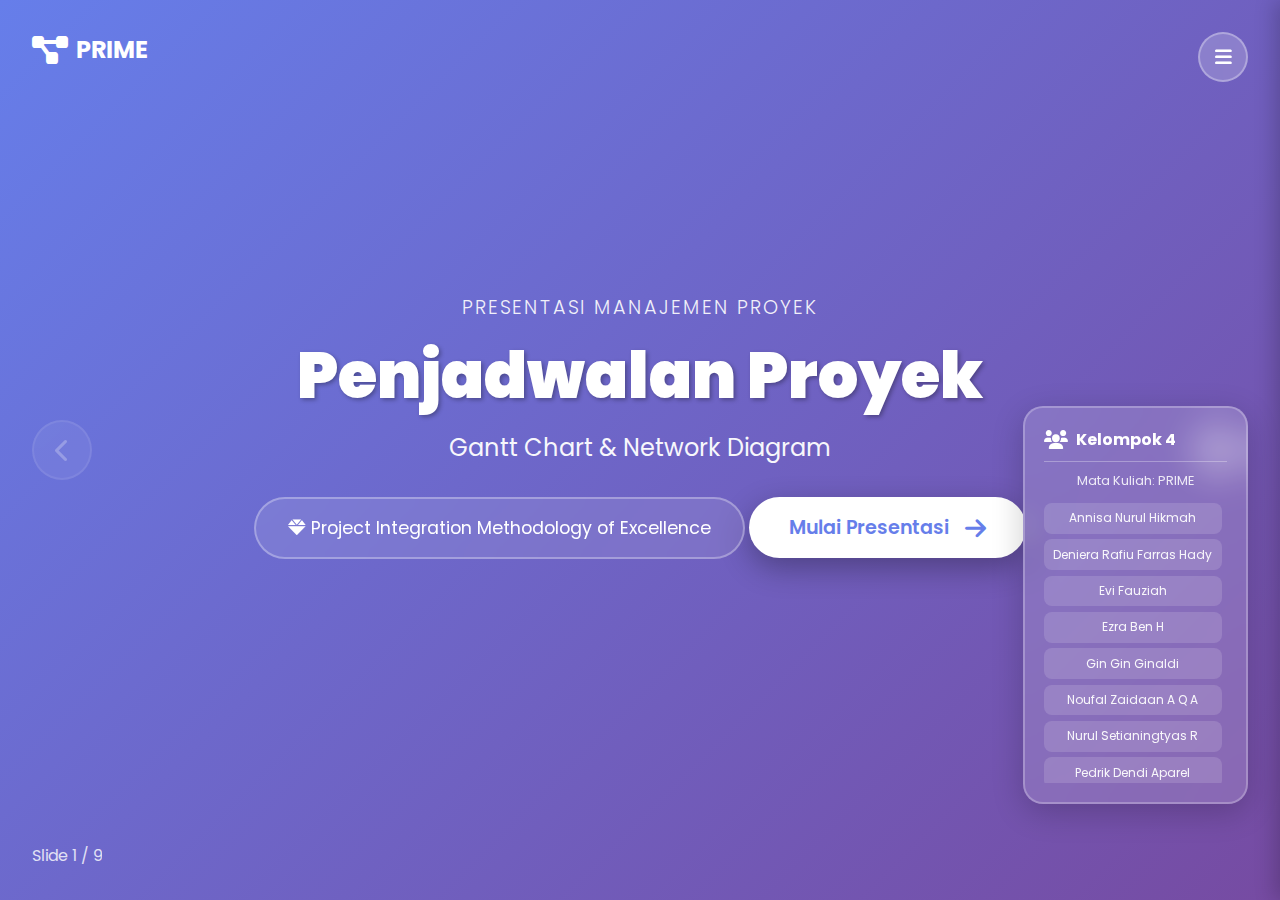
<file: index.html>
<!DOCTYPE html>
<html lang="id">
  <head>
    <meta charset="UTF-8" />
    <meta name="viewport" content="width=device-width, initial-scale=1.0" />
    <title>PRIME - Penjadwalan Proyek</title>

    <!-- Favicon -->
    <link rel="icon" type="image/x-icon" href="logo.ico" />
    <link rel="shortcut icon" type="image/x-icon" href="logo.ico" />

    <link rel="preconnect" href="https://fonts.googleapis.com" />
    <link rel="preconnect" href="https://fonts.gstatic.com" crossorigin />
    <link
      href="https://fonts.googleapis.com/css2?family=Montserrat:wght@300;400;600;700;900&family=Poppins:wght@300;400;500;600;700&display=swap"
      rel="stylesheet"
    />
    <link
      href="https://cdnjs.cloudflare.com/ajax/libs/font-awesome/6.0.0/css/all.min.css"
      rel="stylesheet"
    />
    <style>
      * {
        margin: 0;
        padding: 0;
        box-sizing: border-box;
      }

      body {
        font-family: "Poppins", sans-serif;
        overflow: hidden;
        height: 100vh;
        background: linear-gradient(135deg, #667eea 0%, #764ba2 100%);
      }

      /* Slide Container */
      .slide-container {
        height: 100vh;
        display: flex;
        flex-direction: column;
        justify-content: center;
        align-items: center;
        color: white;
        text-align: center;
        padding: 2rem;
        position: relative;
      }

      /* Logo/Brand */
      .brand {
        position: absolute;
        top: 2rem;
        left: 2rem;
        display: flex;
        align-items: center;
        gap: 0.5rem;
        font-size: 1.5rem;
        font-weight: 700;
        color: white;
      }

      .brand i {
        font-size: 2rem;
      }

      /* Slide Number */
      .slide-number {
        position: absolute;
        bottom: 2rem;
        left: 2rem;
        font-size: 1rem;
        opacity: 0.8;
      }

      /* Main Content */
      .content {
        max-width: 900px;
        animation: fadeInUp 1s ease;
      }

      .subtitle {
        font-size: 1.2rem;
        margin-bottom: 1rem;
        opacity: 0.9;
        text-transform: uppercase;
        letter-spacing: 2px;
        font-weight: 300;
      }

      .title {
        font-size: 4rem;
        font-weight: 900;
        margin-bottom: 1rem;
        line-height: 1.2;
        text-shadow: 2px 2px 4px rgba(0, 0, 0, 0.3);
      }

      .description {
        font-size: 1.5rem;
        margin-bottom: 2rem;
        opacity: 0.95;
        font-weight: 400;
      }

      .methodology {
        font-size: 1.1rem;
        margin-bottom: 3rem;
        padding: 1rem 2rem;
        background: rgba(255, 255, 255, 0.1);
        backdrop-filter: blur(10px);
        border-radius: 50px;
        display: inline-block;
        border: 2px solid rgba(255, 255, 255, 0.3);
      }

      .start-button {
        display: inline-flex;
        align-items: center;
        gap: 1rem;
        padding: 1rem 2.5rem;
        font-size: 1.2rem;
        background: white;
        color: #667eea;
        border: none;
        border-radius: 50px;
        cursor: pointer;
        font-weight: 600;
        transition: all 0.3s ease;
        text-decoration: none;
        box-shadow: 0 10px 30px rgba(0, 0, 0, 0.3);
      }

      .start-button:hover {
        transform: translateY(-3px);
        box-shadow: 0 15px 40px rgba(0, 0, 0, 0.4);
      }

      .start-button i {
        font-size: 1.5rem;
        animation: pulse 2s infinite;
      }

      /* Team Info */
      .team-info {
        position: fixed;
        bottom: 6rem;
        right: 2rem;
        background: rgba(255, 255, 255, 0.15);
        backdrop-filter: blur(15px);
        border: 2px solid rgba(255, 255, 255, 0.25);
        border-radius: 20px;
        padding: 1.2rem;
        max-width: 280px;
        box-shadow: 0 8px 32px rgba(0, 0, 0, 0.2);
        z-index: 50;
      }

      .team-header {
        display: flex;
        align-items: center;
        gap: 0.5rem;
        font-size: 1rem;
        margin-bottom: 0.6rem;
        padding-bottom: 0.6rem;
        border-bottom: 1px solid rgba(255, 255, 255, 0.3);
      }

      .team-header i {
        font-size: 1.2rem;
      }

      .team-course {
        font-size: 0.8rem;
        opacity: 0.85;
        margin-bottom: 0.8rem;
      }

      .team-members {
        display: grid;
        grid-template-columns: 1fr;
        gap: 0.35rem;
        max-height: 280px;
        overflow-y: auto;
        padding-right: 0.3rem;
      }

      .team-members::-webkit-scrollbar {
        width: 4px;
      }

      .team-members::-webkit-scrollbar-track {
        background: rgba(255, 255, 255, 0.1);
        border-radius: 10px;
      }

      .team-members::-webkit-scrollbar-thumb {
        background: rgba(255, 255, 255, 0.3);
        border-radius: 10px;
      }

      .member {
        font-size: 0.75rem;
        padding: 0.4rem 0.6rem;
        background: rgba(255, 255, 255, 0.15);
        border-radius: 8px;
        opacity: 0.95;
        transition: all 0.2s ease;
      }

      .member:hover {
        background: rgba(255, 255, 255, 0.25);
        transform: translateX(3px);
      }

      /* Navigation Arrows */
      .nav-arrow {
        position: absolute;
        top: 50%;
        transform: translateY(-50%);
        background: rgba(255, 255, 255, 0.2);
        backdrop-filter: blur(10px);
        border: 2px solid rgba(255, 255, 255, 0.3);
        color: white;
        width: 60px;
        height: 60px;
        border-radius: 50%;
        display: flex;
        align-items: center;
        justify-content: center;
        cursor: pointer;
        transition: all 0.3s ease;
        text-decoration: none;
        font-size: 1.5rem;
      }

      .nav-arrow:hover {
        background: rgba(255, 255, 255, 0.3);
        transform: translateY(-50%) scale(1.1);
      }

      .nav-arrow.next {
        right: 2rem;
      }

      .nav-arrow.prev {
        left: 2rem;
        opacity: 0.3;
        cursor: not-allowed;
      }

      /* Slide Menu Button */
      .menu-button {
        position: absolute;
        top: 2rem;
        right: 2rem;
        background: rgba(255, 255, 255, 0.2);
        backdrop-filter: blur(10px);
        border: 2px solid rgba(255, 255, 255, 0.3);
        color: white;
        width: 50px;
        height: 50px;
        border-radius: 50%;
        display: flex;
        align-items: center;
        justify-content: center;
        cursor: pointer;
        transition: all 0.3s ease;
        font-size: 1.2rem;
      }

      .menu-button:hover {
        background: rgba(255, 255, 255, 0.3);
        transform: scale(1.1);
      }

      /* Slide Menu */
      .slide-menu {
        position: fixed;
        top: 0;
        right: -400px;
        width: 400px;
        height: 100vh;
        background: rgba(255, 255, 255, 0.95);
        backdrop-filter: blur(20px);
        box-shadow: -5px 0 20px rgba(0, 0, 0, 0.2);
        transition: right 0.3s ease;
        z-index: 1000;
        padding: 2rem;
        overflow-y: auto;
      }

      .slide-menu.active {
        right: 0;
      }

      .menu-header {
        display: flex;
        justify-content: space-between;
        align-items: center;
        margin-bottom: 2rem;
        padding-bottom: 1rem;
        border-bottom: 2px solid #667eea;
      }

      .menu-header h3 {
        color: #667eea;
        font-size: 1.5rem;
      }

      .close-menu {
        background: none;
        border: none;
        font-size: 1.5rem;
        color: #667eea;
        cursor: pointer;
      }

      .menu-items {
        list-style: none;
      }

      .menu-item {
        margin-bottom: 1rem;
      }

      .menu-item a {
        display: flex;
        align-items: center;
        gap: 1rem;
        padding: 1rem;
        background: #f8f9fa;
        border-radius: 10px;
        text-decoration: none;
        color: #333;
        transition: all 0.3s ease;
        border-left: 4px solid transparent;
      }

      .menu-item a:hover {
        background: #667eea;
        color: white;
        border-left-color: #764ba2;
        transform: translateX(5px);
      }

      .menu-item.active a {
        background: #667eea;
        color: white;
        border-left-color: #764ba2;
      }

      .menu-item-number {
        background: rgba(255, 255, 255, 0.2);
        width: 30px;
        height: 30px;
        border-radius: 50%;
        display: flex;
        align-items: center;
        justify-content: center;
        font-weight: 600;
      }

      /* Animations */
      @keyframes fadeInUp {
        from {
          opacity: 0;
          transform: translateY(30px);
        }
        to {
          opacity: 1;
          transform: translateY(0);
        }
      }

      @keyframes pulse {
        0%,
        100% {
          transform: scale(1);
        }
        50% {
          transform: scale(1.1);
        }
      }

      /* Responsive */
      @media (max-width: 768px) {
        .title {
          font-size: 2.5rem;
        }

        .description {
          font-size: 1.2rem;
        }

        .slide-menu {
          width: 100%;
          right: -100%;
        }

        .nav-arrow {
          width: 50px;
          height: 50px;
        }

        .brand {
          font-size: 1.2rem;
        }

        .team-info {
          display: none;
        }

        .start-button {
          font-size: 1rem;
          padding: 0.9rem 2rem;
        }

        .methodology {
          font-size: 1rem;
          padding: 0.8rem 1.5rem;
        }
      }
    </style>
  </head>
  <body>
    <!-- Slide Container -->
    <div class="slide-container">
      <!-- Brand -->
      <div class="brand">
        <i class="fas fa-project-diagram"></i>
        <span>PRIME</span>
      </div>

      <!-- Slide Number -->
      <div class="slide-number">Slide 1 / 9</div>

      <!-- Menu Button -->
      <div class="menu-button" onclick="toggleMenu()">
        <i class="fas fa-bars"></i>
      </div>

      <!-- Main Content -->
      <div class="content">
        <div class="subtitle">Presentasi Manajemen Proyek</div>
        <h1 class="title">Penjadwalan Proyek</h1>
        <p class="description">Gantt Chart & Network Diagram</p>
        <div class="methodology">
          <i class="fas fa-gem"></i>
          Project Integration Methodology of Excellence
        </div>
        <a href="materi1.html" class="start-button">
          <span>Mulai Presentasi</span>
          <i class="fas fa-arrow-right"></i>
        </a>
      </div>

      <!-- Team Info -->
      <div class="team-info">
        <div class="team-header">
          <i class="fas fa-users"></i>
          <strong>Kelompok 4</strong>
        </div>
        <div class="team-course">Mata Kuliah: PRIME</div>
        <div class="team-members">
          <div class="member">Annisa Nurul Hikmah</div>
          <div class="member">Deniera Rafiu Farras Hady</div>
          <div class="member">Evi Fauziah</div>
          <div class="member">Ezra Ben H</div>
          <div class="member">Gin Gin Ginaldi</div>
          <div class="member">Noufal Zaidaan A Q A</div>
          <div class="member">Nurul Setianingtyas R</div>
          <div class="member">Pedrik Dendi Aparel</div>
        </div>
      </div>

      <!-- Navigation Arrows -->
      <div class="nav-arrow prev" title="Tidak ada slide sebelumnya">
        <i class="fas fa-chevron-left"></i>
      </div>
      <a href="materi1.html" class="nav-arrow next" title="Slide berikutnya">
        <i class="fas fa-chevron-right"></i>
      </a>
    </div>

    <!-- Slide Menu -->
    <div class="slide-menu" id="slideMenu">
      <div class="menu-header">
        <h3>Daftar Materi</h3>
        <button class="close-menu" onclick="toggleMenu()">
          <i class="fas fa-times"></i>
        </button>
      </div>
      <ul class="menu-items">
        <li class="menu-item active">
          <a href="index.html">
            <span class="menu-item-number">0</span>
            <span>Cover - Penjadwalan Proyek</span>
          </a>
        </li>
        <li class="menu-item">
          <a href="materi1.html">
            <span class="menu-item-number">1</span>
            <span>Pengenalan Penjadwalan</span>
          </a>
        </li>
        <li class="menu-item">
          <a href="materi2.html">
            <span class="menu-item-number">2</span>
            <span>Langkah Awal Penjadwalan</span>
          </a>
        </li>
        <li class="menu-item">
          <a href="materi3.html">
            <span class="menu-item-number">3</span>
            <span>Work Breakdown Structure</span>
          </a>
        </li>
        <li class="menu-item">
          <a href="materi4.html">
            <span class="menu-item-number">4</span>
            <span>Metode Penjadwalan</span>
          </a>
        </li>
        <li class="menu-item">
          <a href="materi5.html">
            <span class="menu-item-number">5</span>
            <span>Gantt Chart</span>
          </a>
        </li>
        <li class="menu-item">
          <a href="materi6.html">
            <span class="menu-item-number">6</span>
            <span>Network Diagram</span>
          </a>
        </li>
        <li class="menu-item">
          <a href="materi7.html">
            <span class="menu-item-number">7</span>
            <span>Studi Kasus E-Commerce</span>
          </a>
        </li>
        <li class="menu-item">
          <a href="materi8.html">
            <span class="menu-item-number">8</span>
            <span>Kesimpulan & Penutup</span>
          </a>
        </li>
      </ul>
    </div>

    <!-- JavaScript -->
    <script>
      // Toggle menu
      function toggleMenu() {
        const menu = document.getElementById("slideMenu");
        menu.classList.toggle("active");
      }

      // Keyboard navigation
      document.addEventListener("keydown", function (e) {
        // Right arrow or Space
        if (e.key === "ArrowRight" || e.key === " ") {
          e.preventDefault();
          window.location.href = "materi1.html";
        }

        // M key for menu
        if (e.key === "m" || e.key === "M") {
          toggleMenu();
        }

        // Escape to close menu
        if (e.key === "Escape") {
          document.getElementById("slideMenu").classList.remove("active");
        }

        // Home key
        if (e.key === "Home") {
          window.location.href = "index.html";
        }

        // End key
        if (e.key === "End") {
          window.location.href = "materi8.html";
        }
      });

      // Close menu when clicking outside
      document.addEventListener("click", function (e) {
        const menu = document.getElementById("slideMenu");
        const menuButton = document.querySelector(".menu-button");

        if (!menu.contains(e.target) && !menuButton.contains(e.target)) {
          menu.classList.remove("active");
        }
      });
    </script>
  </body>
</html>
</file>
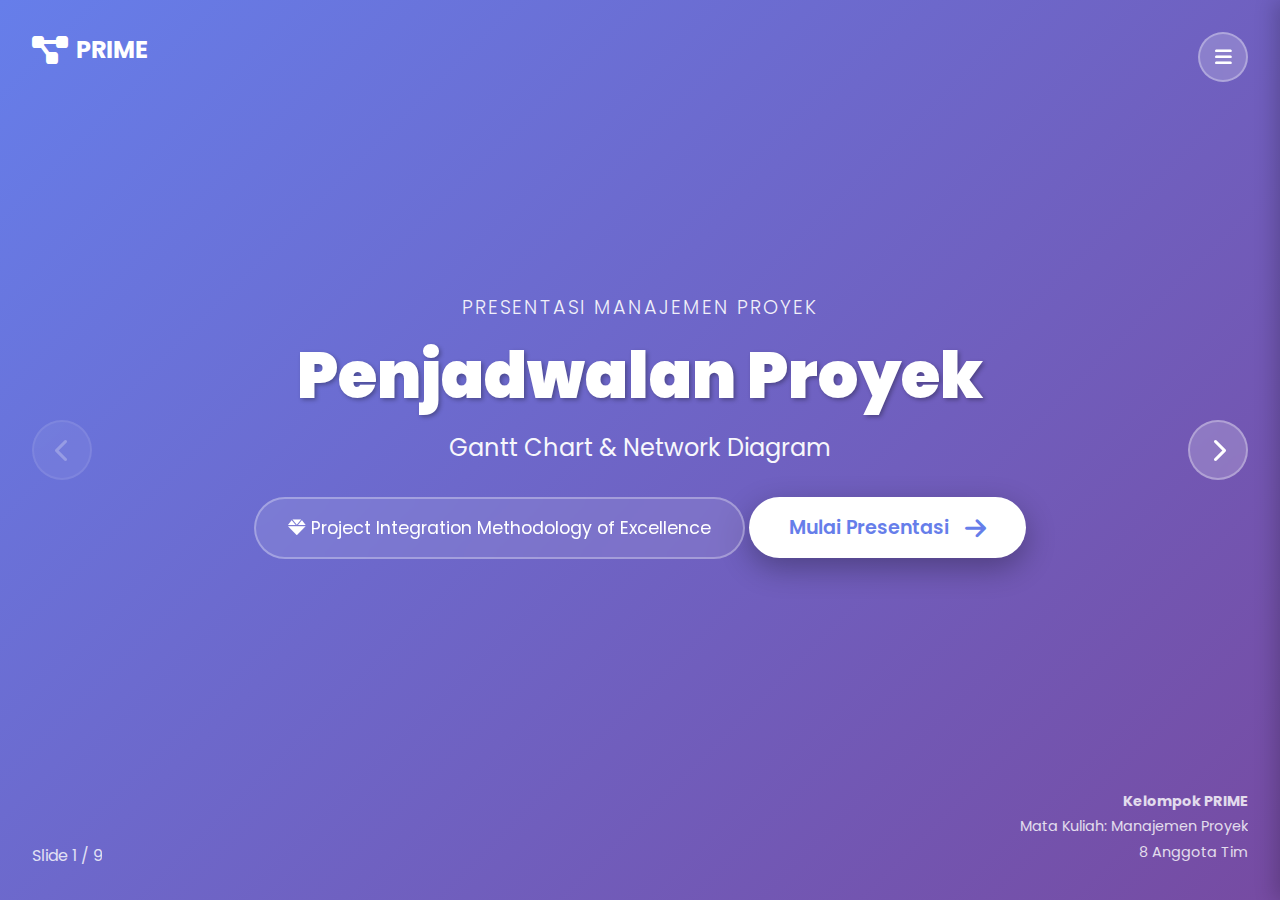
<file: index-new.html>
<!DOCTYPE html>
<html lang="id">
  <head>
    <meta charset="UTF-8" />
    <meta name="viewport" content="width=device-width, initial-scale=1.0" />
    <title>PRIME - Penjadwalan Proyek</title>
    <link rel="preconnect" href="https://fonts.googleapis.com" />
    <link rel="preconnect" href="https://fonts.gstatic.com" crossorigin />
    <link
      href="https://fonts.googleapis.com/css2?family=Montserrat:wght@300;400;600;700;900&family=Poppins:wght@300;400;500;600;700&display=swap"
      rel="stylesheet"
    />
    <link
      href="https://cdnjs.cloudflare.com/ajax/libs/font-awesome/6.0.0/css/all.min.css"
      rel="stylesheet"
    />
    <style>
      * {
        margin: 0;
        padding: 0;
        box-sizing: border-box;
      }

      body {
        font-family: "Poppins", sans-serif;
        overflow: hidden;
        height: 100vh;
        background: linear-gradient(135deg, #667eea 0%, #764ba2 100%);
      }

      /* Slide Container */
      .slide-container {
        height: 100vh;
        display: flex;
        flex-direction: column;
        justify-content: center;
        align-items: center;
        color: white;
        text-align: center;
        padding: 2rem;
        position: relative;
      }

      /* Logo/Brand */
      .brand {
        position: absolute;
        top: 2rem;
        left: 2rem;
        display: flex;
        align-items: center;
        gap: 0.5rem;
        font-size: 1.5rem;
        font-weight: 700;
        color: white;
      }

      .brand i {
        font-size: 2rem;
      }

      /* Slide Number */
      .slide-number {
        position: absolute;
        bottom: 2rem;
        left: 2rem;
        font-size: 1rem;
        opacity: 0.8;
      }

      /* Main Content */
      .content {
        max-width: 900px;
        animation: fadeInUp 1s ease;
      }

      .subtitle {
        font-size: 1.2rem;
        margin-bottom: 1rem;
        opacity: 0.9;
        text-transform: uppercase;
        letter-spacing: 2px;
        font-weight: 300;
      }

      .title {
        font-size: 4rem;
        font-weight: 900;
        margin-bottom: 1rem;
        line-height: 1.2;
        text-shadow: 2px 2px 4px rgba(0, 0, 0, 0.3);
      }

      .description {
        font-size: 1.5rem;
        margin-bottom: 2rem;
        opacity: 0.95;
        font-weight: 400;
      }

      .methodology {
        font-size: 1.1rem;
        margin-bottom: 3rem;
        padding: 1rem 2rem;
        background: rgba(255, 255, 255, 0.1);
        backdrop-filter: blur(10px);
        border-radius: 50px;
        display: inline-block;
        border: 2px solid rgba(255, 255, 255, 0.3);
      }

      .start-button {
        display: inline-flex;
        align-items: center;
        gap: 1rem;
        padding: 1rem 2.5rem;
        font-size: 1.2rem;
        background: white;
        color: #667eea;
        border: none;
        border-radius: 50px;
        cursor: pointer;
        font-weight: 600;
        transition: all 0.3s ease;
        text-decoration: none;
        box-shadow: 0 10px 30px rgba(0, 0, 0, 0.3);
      }

      .start-button:hover {
        transform: translateY(-3px);
        box-shadow: 0 15px 40px rgba(0, 0, 0, 0.4);
      }

      .start-button i {
        font-size: 1.5rem;
        animation: pulse 2s infinite;
      }

      /* Team Info */
      .team-info {
        position: absolute;
        bottom: 2rem;
        right: 2rem;
        text-align: right;
        font-size: 0.9rem;
        opacity: 0.8;
      }

      .team-info div {
        margin-bottom: 0.3rem;
      }

      /* Navigation Arrows */
      .nav-arrow {
        position: absolute;
        top: 50%;
        transform: translateY(-50%);
        background: rgba(255, 255, 255, 0.2);
        backdrop-filter: blur(10px);
        border: 2px solid rgba(255, 255, 255, 0.3);
        color: white;
        width: 60px;
        height: 60px;
        border-radius: 50%;
        display: flex;
        align-items: center;
        justify-content: center;
        cursor: pointer;
        transition: all 0.3s ease;
        text-decoration: none;
        font-size: 1.5rem;
      }

      .nav-arrow:hover {
        background: rgba(255, 255, 255, 0.3);
        transform: translateY(-50%) scale(1.1);
      }

      .nav-arrow.next {
        right: 2rem;
      }

      .nav-arrow.prev {
        left: 2rem;
        opacity: 0.3;
        cursor: not-allowed;
      }

      /* Slide Menu Button */
      .menu-button {
        position: absolute;
        top: 2rem;
        right: 2rem;
        background: rgba(255, 255, 255, 0.2);
        backdrop-filter: blur(10px);
        border: 2px solid rgba(255, 255, 255, 0.3);
        color: white;
        width: 50px;
        height: 50px;
        border-radius: 50%;
        display: flex;
        align-items: center;
        justify-content: center;
        cursor: pointer;
        transition: all 0.3s ease;
        font-size: 1.2rem;
      }

      .menu-button:hover {
        background: rgba(255, 255, 255, 0.3);
        transform: scale(1.1);
      }

      /* Slide Menu */
      .slide-menu {
        position: fixed;
        top: 0;
        right: -400px;
        width: 400px;
        height: 100vh;
        background: rgba(255, 255, 255, 0.95);
        backdrop-filter: blur(20px);
        box-shadow: -5px 0 20px rgba(0, 0, 0, 0.2);
        transition: right 0.3s ease;
        z-index: 1000;
        padding: 2rem;
        overflow-y: auto;
      }

      .slide-menu.active {
        right: 0;
      }

      .menu-header {
        display: flex;
        justify-content: space-between;
        align-items: center;
        margin-bottom: 2rem;
        padding-bottom: 1rem;
        border-bottom: 2px solid #667eea;
      }

      .menu-header h3 {
        color: #667eea;
        font-size: 1.5rem;
      }

      .close-menu {
        background: none;
        border: none;
        font-size: 1.5rem;
        color: #667eea;
        cursor: pointer;
      }

      .menu-items {
        list-style: none;
      }

      .menu-item {
        margin-bottom: 1rem;
      }

      .menu-item a {
        display: flex;
        align-items: center;
        gap: 1rem;
        padding: 1rem;
        background: #f8f9fa;
        border-radius: 10px;
        text-decoration: none;
        color: #333;
        transition: all 0.3s ease;
        border-left: 4px solid transparent;
      }

      .menu-item a:hover {
        background: #667eea;
        color: white;
        border-left-color: #764ba2;
        transform: translateX(5px);
      }

      .menu-item.active a {
        background: #667eea;
        color: white;
        border-left-color: #764ba2;
      }

      .menu-item-number {
        background: rgba(255, 255, 255, 0.2);
        width: 30px;
        height: 30px;
        border-radius: 50%;
        display: flex;
        align-items: center;
        justify-content: center;
        font-weight: 600;
      }

      /* Animations */
      @keyframes fadeInUp {
        from {
          opacity: 0;
          transform: translateY(30px);
        }
        to {
          opacity: 1;
          transform: translateY(0);
        }
      }

      @keyframes pulse {
        0%,
        100% {
          transform: scale(1);
        }
        50% {
          transform: scale(1.1);
        }
      }

      /* Responsive */
      @media (max-width: 768px) {
        .title {
          font-size: 2.5rem;
        }

        .description {
          font-size: 1.2rem;
        }

        .slide-menu {
          width: 100%;
          right: -100%;
        }

        .nav-arrow {
          width: 50px;
          height: 50px;
        }

        .brand {
          font-size: 1.2rem;
        }

        .team-info {
          display: none;
        }
      }
    </style>
  </head>
  <body>
    <!-- Slide Container -->
    <div class="slide-container">
      <!-- Brand -->
      <div class="brand">
        <i class="fas fa-project-diagram"></i>
        <span>PRIME</span>
      </div>

      <!-- Slide Number -->
      <div class="slide-number">Slide 1 / 9</div>

      <!-- Menu Button -->
      <div class="menu-button" onclick="toggleMenu()">
        <i class="fas fa-bars"></i>
      </div>

      <!-- Main Content -->
      <div class="content">
        <div class="subtitle">Presentasi Manajemen Proyek</div>
        <h1 class="title">Penjadwalan Proyek</h1>
        <p class="description">Gantt Chart & Network Diagram</p>
        <div class="methodology">
          <i class="fas fa-gem"></i>
          Project Integration Methodology of Excellence
        </div>
        <a href="materi1.html" class="start-button">
          <span>Mulai Presentasi</span>
          <i class="fas fa-arrow-right"></i>
        </a>
      </div>

      <!-- Team Info -->
      <div class="team-info">
        <div><strong>Kelompok PRIME</strong></div>
        <div>Mata Kuliah: Manajemen Proyek</div>
        <div>8 Anggota Tim</div>
      </div>

      <!-- Navigation Arrows -->
      <div class="nav-arrow prev" title="Tidak ada slide sebelumnya">
        <i class="fas fa-chevron-left"></i>
      </div>
      <a href="materi1.html" class="nav-arrow next" title="Slide berikutnya">
        <i class="fas fa-chevron-right"></i>
      </a>
    </div>

    <!-- Slide Menu -->
    <div class="slide-menu" id="slideMenu">
      <div class="menu-header">
        <h3>Daftar Materi</h3>
        <button class="close-menu" onclick="toggleMenu()">
          <i class="fas fa-times"></i>
        </button>
      </div>
      <ul class="menu-items">
        <li class="menu-item active">
          <a href="index.html">
            <span class="menu-item-number">0</span>
            <span>Cover - Penjadwalan Proyek</span>
          </a>
        </li>
        <li class="menu-item">
          <a href="materi1.html">
            <span class="menu-item-number">1</span>
            <span>Pengenalan Penjadwalan</span>
          </a>
        </li>
        <li class="menu-item">
          <a href="materi2.html">
            <span class="menu-item-number">2</span>
            <span>Langkah Awal Penjadwalan</span>
          </a>
        </li>
        <li class="menu-item">
          <a href="materi3.html">
            <span class="menu-item-number">3</span>
            <span>Work Breakdown Structure</span>
          </a>
        </li>
        <li class="menu-item">
          <a href="materi4.html">
            <span class="menu-item-number">4</span>
            <span>Metode Penjadwalan</span>
          </a>
        </li>
        <li class="menu-item">
          <a href="materi5.html">
            <span class="menu-item-number">5</span>
            <span>Gantt Chart</span>
          </a>
        </li>
        <li class="menu-item">
          <a href="materi6.html">
            <span class="menu-item-number">6</span>
            <span>Network Diagram</span>
          </a>
        </li>
        <li class="menu-item">
          <a href="materi7.html">
            <span class="menu-item-number">7</span>
            <span>Studi Kasus E-Commerce</span>
          </a>
        </li>
        <li class="menu-item">
          <a href="materi8.html">
            <span class="menu-item-number">8</span>
            <span>Kesimpulan & Penutup</span>
          </a>
        </li>
      </ul>
    </div>

    <!-- JavaScript -->
    <script>
      // Toggle menu
      function toggleMenu() {
        const menu = document.getElementById("slideMenu");
        menu.classList.toggle("active");
      }

      // Keyboard navigation
      document.addEventListener("keydown", function (e) {
        // Right arrow or Space
        if (e.key === "ArrowRight" || e.key === " ") {
          e.preventDefault();
          window.location.href = "materi1.html";
        }

        // M key for menu
        if (e.key === "m" || e.key === "M") {
          toggleMenu();
        }

        // Escape to close menu
        if (e.key === "Escape") {
          document.getElementById("slideMenu").classList.remove("active");
        }

        // Home key
        if (e.key === "Home") {
          window.location.href = "index.html";
        }

        // End key
        if (e.key === "End") {
          window.location.href = "materi8.html";
        }
      });

      // Close menu when clicking outside
      document.addEventListener("click", function (e) {
        const menu = document.getElementById("slideMenu");
        const menuButton = document.querySelector(".menu-button");

        if (!menu.contains(e.target) && !menuButton.contains(e.target)) {
          menu.classList.remove("active");
        }
      });
    </script>
  </body>
</html>
</file>
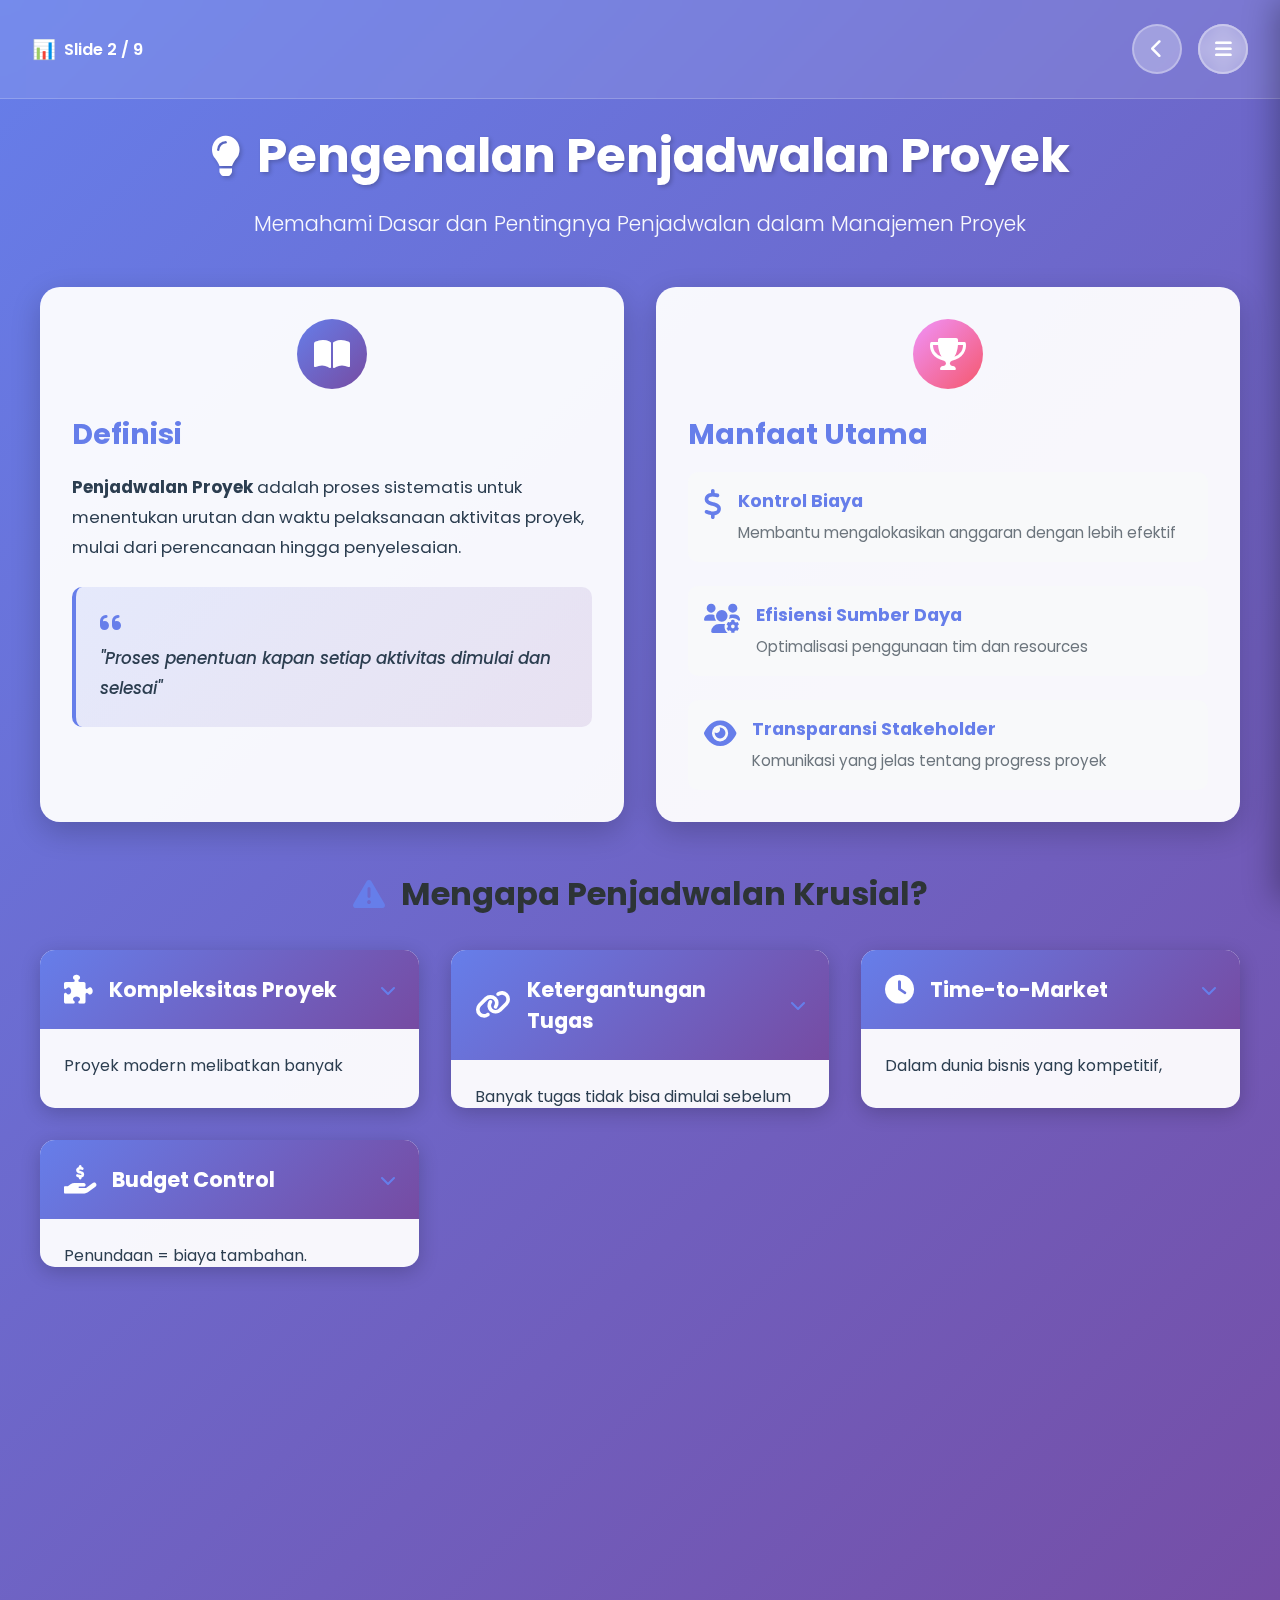
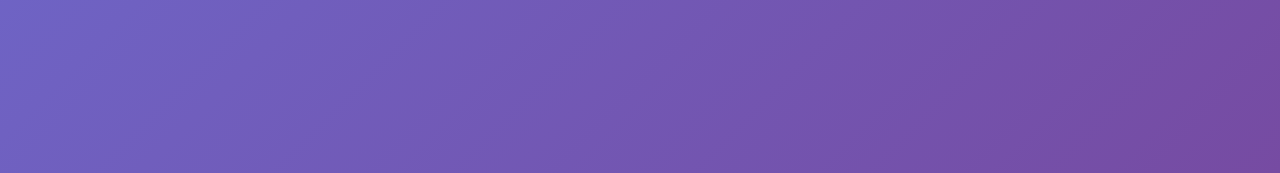
<file: materi1.html>
<!DOCTYPE html>
<html lang="id">
  <head>
    <meta charset="UTF-8" />
    <meta name="viewport" content="width=device-width, initial-scale=1.0" />
    <title>PRIME - Pengenalan</title>

    <!-- Favicon -->
    <link rel="icon" type="image/x-icon" href="logo.ico" />
    <link rel="shortcut icon" type="image/x-icon" href="logo.ico" />

    <link
      href="https://fonts.googleapis.com/css2?family=Montserrat:wght@300;400;600;700;900&family=Poppins:wght@300;400;500;600;700&display=swap"
      rel="stylesheet"
    />
    <link
      href="https://cdnjs.cloudflare.com/ajax/libs/font-awesome/6.0.0/css/all.min.css"
      rel="stylesheet"
    />
    <link rel="stylesheet" href="slide-styles.css" />
  </head>
  <body class="slide-page">
    <!-- Menu Button -->
    <button class="menu-button" onclick="toggleMenu()">
      <i class="fas fa-bars"></i>
    </button>

    <!-- Slide Navigation -->
    <div class="slide-nav">
      <div class="slide-number">Slide 2 / 9</div>
      <div class="nav-arrows">
        <button class="nav-arrow prev" onclick="location.href='index.html'">
          <i class="fas fa-chevron-left"></i>
        </button>
        <button class="nav-arrow next" onclick="location.href='materi2.html'">
          <i class="fas fa-chevron-right"></i>
        </button>
      </div>
    </div>

    <!-- Main Slide Content -->
    <div class="slide-container">
      <div class="slide-content">
        <div class="slide-header">
          <h1 class="slide-title">
            <i class="fas fa-lightbulb"></i>
            Pengenalan Penjadwalan Proyek
          </h1>
          <p class="slide-subtitle">
            Memahami Dasar dan Pentingnya Penjadwalan dalam Manajemen Proyek
          </p>
        </div>

        <div class="content-grid">
          <!-- Definition Section -->
          <div class="info-card animate-fade-in">
            <div class="card-icon definition">
              <i class="fas fa-book-open"></i>
            </div>
            <h3>Definisi</h3>
            <p>
              <strong>Penjadwalan Proyek</strong> adalah proses sistematis untuk
              menentukan urutan dan waktu pelaksanaan aktivitas proyek, mulai
              dari perencanaan hingga penyelesaian.
            </p>
            <div class="highlight-box">
              <i class="fas fa-quote-left"></i>
              <p class="quote">
                "Proses penentuan kapan setiap aktivitas dimulai dan selesai"
              </p>
            </div>
          </div>

          <!-- Benefits Section -->
          <div class="info-card animate-fade-in delay-1">
            <div class="card-icon benefits">
              <i class="fas fa-trophy"></i>
            </div>
            <h3>Manfaat Utama</h3>
            <ul class="benefit-list">
              <li>
                <i class="fas fa-dollar-sign"></i>
                <div>
                  <strong>Kontrol Biaya</strong>
                  <p>Membantu mengalokasikan anggaran dengan lebih efektif</p>
                </div>
              </li>
              <li>
                <i class="fas fa-users-cog"></i>
                <div>
                  <strong>Efisiensi Sumber Daya</strong>
                  <p>Optimalisasi penggunaan tim dan resources</p>
                </div>
              </li>
              <li>
                <i class="fas fa-eye"></i>
                <div>
                  <strong>Transparansi Stakeholder</strong>
                  <p>Komunikasi yang jelas tentang progress proyek</p>
                </div>
              </li>
            </ul>
          </div>
        </div>

        <!-- Why Critical Section -->
        <div class="critical-section animate-slide-up delay-2">
          <h2 class="section-title">
            <i class="fas fa-exclamation-triangle"></i>
            Mengapa Penjadwalan Krusial?
          </h2>

          <div class="factors-grid">
            <div class="factor-card" onclick="toggleFactor(this)">
              <div class="factor-header">
                <i class="fas fa-puzzle-piece"></i>
                <h4>Kompleksitas Proyek</h4>
                <i class="fas fa-chevron-down toggle-icon"></i>
              </div>
              <div class="factor-content">
                <p>
                  Proyek modern melibatkan banyak aktivitas yang saling terkait.
                  Tanpa penjadwalan yang baik, risiko kegagalan meningkat
                  drastis.
                </p>
                <div class="stat-box">
                  <span class="stat-number">70%</span>
                  <span class="stat-label"
                    >Proyek gagal karena perencanaan buruk</span
                  >
                </div>
              </div>
            </div>

            <div class="factor-card" onclick="toggleFactor(this)">
              <div class="factor-header">
                <i class="fas fa-link"></i>
                <h4>Ketergantungan Tugas</h4>
                <i class="fas fa-chevron-down toggle-icon"></i>
              </div>
              <div class="factor-content">
                <p>
                  Banyak tugas tidak bisa dimulai sebelum tugas lain selesai.
                  Penjadwalan membantu mengidentifikasi dan mengelola
                  dependencies.
                </p>
                <div class="dependency-example">
                  <div class="dep-item">
                    Design <i class="fas fa-arrow-right"></i>
                  </div>
                  <div class="dep-item">
                    Development <i class="fas fa-arrow-right"></i>
                  </div>
                  <div class="dep-item">Testing</div>
                </div>
              </div>
            </div>

            <div class="factor-card" onclick="toggleFactor(this)">
              <div class="factor-header">
                <i class="fas fa-clock"></i>
                <h4>Time-to-Market</h4>
                <i class="fas fa-chevron-down toggle-icon"></i>
              </div>
              <div class="factor-content">
                <p>
                  Dalam dunia bisnis yang kompetitif, kecepatan adalah kunci.
                  Penjadwalan yang efektif memastikan produk/layanan diluncurkan
                  tepat waktu.
                </p>
                <div class="timeline-visual">
                  <div class="timeline-point good">
                    <i class="fas fa-check"></i>
                    <span>Tepat Waktu</span>
                  </div>
                  <div class="timeline-point bad">
                    <i class="fas fa-times"></i>
                    <span>Terlambat = Lost Opportunity</span>
                  </div>
                </div>
              </div>
            </div>

            <div class="factor-card" onclick="toggleFactor(this)">
              <div class="factor-header">
                <i class="fas fa-hand-holding-usd"></i>
                <h4>Budget Control</h4>
                <i class="fas fa-chevron-down toggle-icon"></i>
              </div>
              <div class="factor-content">
                <p>
                  Penundaan = biaya tambahan. Penjadwalan yang baik membantu
                  menjaga proyek tetap dalam anggaran.
                </p>
                <div class="budget-comparison">
                  <div class="budget-item on-track">
                    <i class="fas fa-check-circle"></i>
                    <span>On Schedule</span>
                    <strong>100% Budget</strong>
                  </div>
                  <div class="budget-item delayed">
                    <i class="fas fa-exclamation-circle"></i>
                    <span>Delayed</span>
                    <strong>120-150% Budget</strong>
                  </div>
                </div>
              </div>
            </div>
          </div>
        </div>

        <!-- Interactive Quiz -->
        <div class="quiz-section animate-fade-in delay-3">
          <h3><i class="fas fa-question-circle"></i> Quick Check!</h3>
          <div class="quiz-question">
            <p>Apa manfaat utama dari penjadwalan proyek?</p>
            <div class="quiz-options">
              <button class="quiz-option" onclick="checkAnswer(this, false)">
                Membuat proyek lebih rumit
              </button>
              <button class="quiz-option" onclick="checkAnswer(this, true)">
                Kontrol biaya, efisiensi sumber daya, dan transparansi
              </button>
              <button class="quiz-option" onclick="checkAnswer(this, false)">
                Mengurangi jumlah tim yang dibutuhkan
              </button>
            </div>
            <div class="quiz-feedback"></div>
          </div>
        </div>
      </div>
    </div>

    <!-- Slide Menu -->
    <div class="slide-menu" id="slideMenu">
      <div class="menu-header">
        <h3>Daftar Materi</h3>
        <button class="close-menu" onclick="toggleMenu()">
          <i class="fas fa-times"></i>
        </button>
      </div>
      <ul class="menu-items">
        <li class="menu-item">
          <a href="index.html">
            <span class="menu-item-number">0</span>
            <span>Cover - Penjadwalan Proyek</span>
          </a>
        </li>
        <li class="menu-item active">
          <a href="materi1.html">
            <span class="menu-item-number">1</span>
            <span>Pengenalan Penjadwalan</span>
          </a>
        </li>
        <li class="menu-item">
          <a href="materi2.html">
            <span class="menu-item-number">2</span>
            <span>Langkah Awal Penjadwalan</span>
          </a>
        </li>
        <li class="menu-item">
          <a href="materi3.html">
            <span class="menu-item-number">3</span>
            <span>Work Breakdown Structure</span>
          </a>
        </li>
        <li class="menu-item">
          <a href="materi4.html">
            <span class="menu-item-number">4</span>
            <span>Metode Penjadwalan</span>
          </a>
        </li>
        <li class="menu-item">
          <a href="materi5.html">
            <span class="menu-item-number">5</span>
            <span>Gantt Chart</span>
          </a>
        </li>
        <li class="menu-item">
          <a href="materi6.html">
            <span class="menu-item-number">6</span>
            <span>Network Diagram</span>
          </a>
        </li>
        <li class="menu-item">
          <a href="materi7.html">
            <span class="menu-item-number">7</span>
            <span>Studi Kasus E-Commerce</span>
          </a>
        </li>
        <li class="menu-item">
          <a href="materi8.html">
            <span class="menu-item-number">8</span>
            <span>Kesimpulan & Penutup</span>
          </a>
        </li>
      </ul>
    </div>

    <script src="script.js"></script>
    <script>
      // Animate cards on scroll
      window.addEventListener("DOMContentLoaded", () => {
        const cards = document.querySelectorAll(
          ".info-card, .critical-section"
        );
        cards.forEach((card) => {
          card.style.opacity = "1";
          card.style.transform = "translateY(0)";
        });
      });

      // Toggle menu
      function toggleMenu() {
        const menu = document.getElementById("slideMenu");
        menu.classList.toggle("active");
      }

      // Close menu when clicking outside
      document.addEventListener("click", function (e) {
        const menu = document.getElementById("slideMenu");
        const menuButton = document.querySelector(".menu-button");

        if (!menu.contains(e.target) && !menuButton.contains(e.target)) {
          menu.classList.remove("active");
        }
      });

      // Keyboard navigation
      document.addEventListener("keydown", function (e) {
        if (e.key === "ArrowLeft") {
          window.location.href = "index.html";
        } else if (e.key === "ArrowRight" || e.key === " ") {
          e.preventDefault();
          window.location.href = "materi2.html";
        } else if (e.key === "m" || e.key === "M") {
          toggleMenu();
        } else if (e.key === "Escape") {
          document.getElementById("slideMenu").classList.remove("active");
        }
      });
    </script>

    <!-- Mobile Navigation Buttons -->
    <div class="mobile-nav-buttons">
      <a href="index.html" class="mobile-nav-btn mobile-nav-prev">
        <i class="fas fa-chevron-left"></i>
        <span>Kembali</span>
      </a>
      <a href="materi2.html" class="mobile-nav-btn mobile-nav-next">
        <span>Selanjutnya</span>
        <i class="fas fa-chevron-right"></i>
      </a>
    </div>
  </body>
</html>
</file>
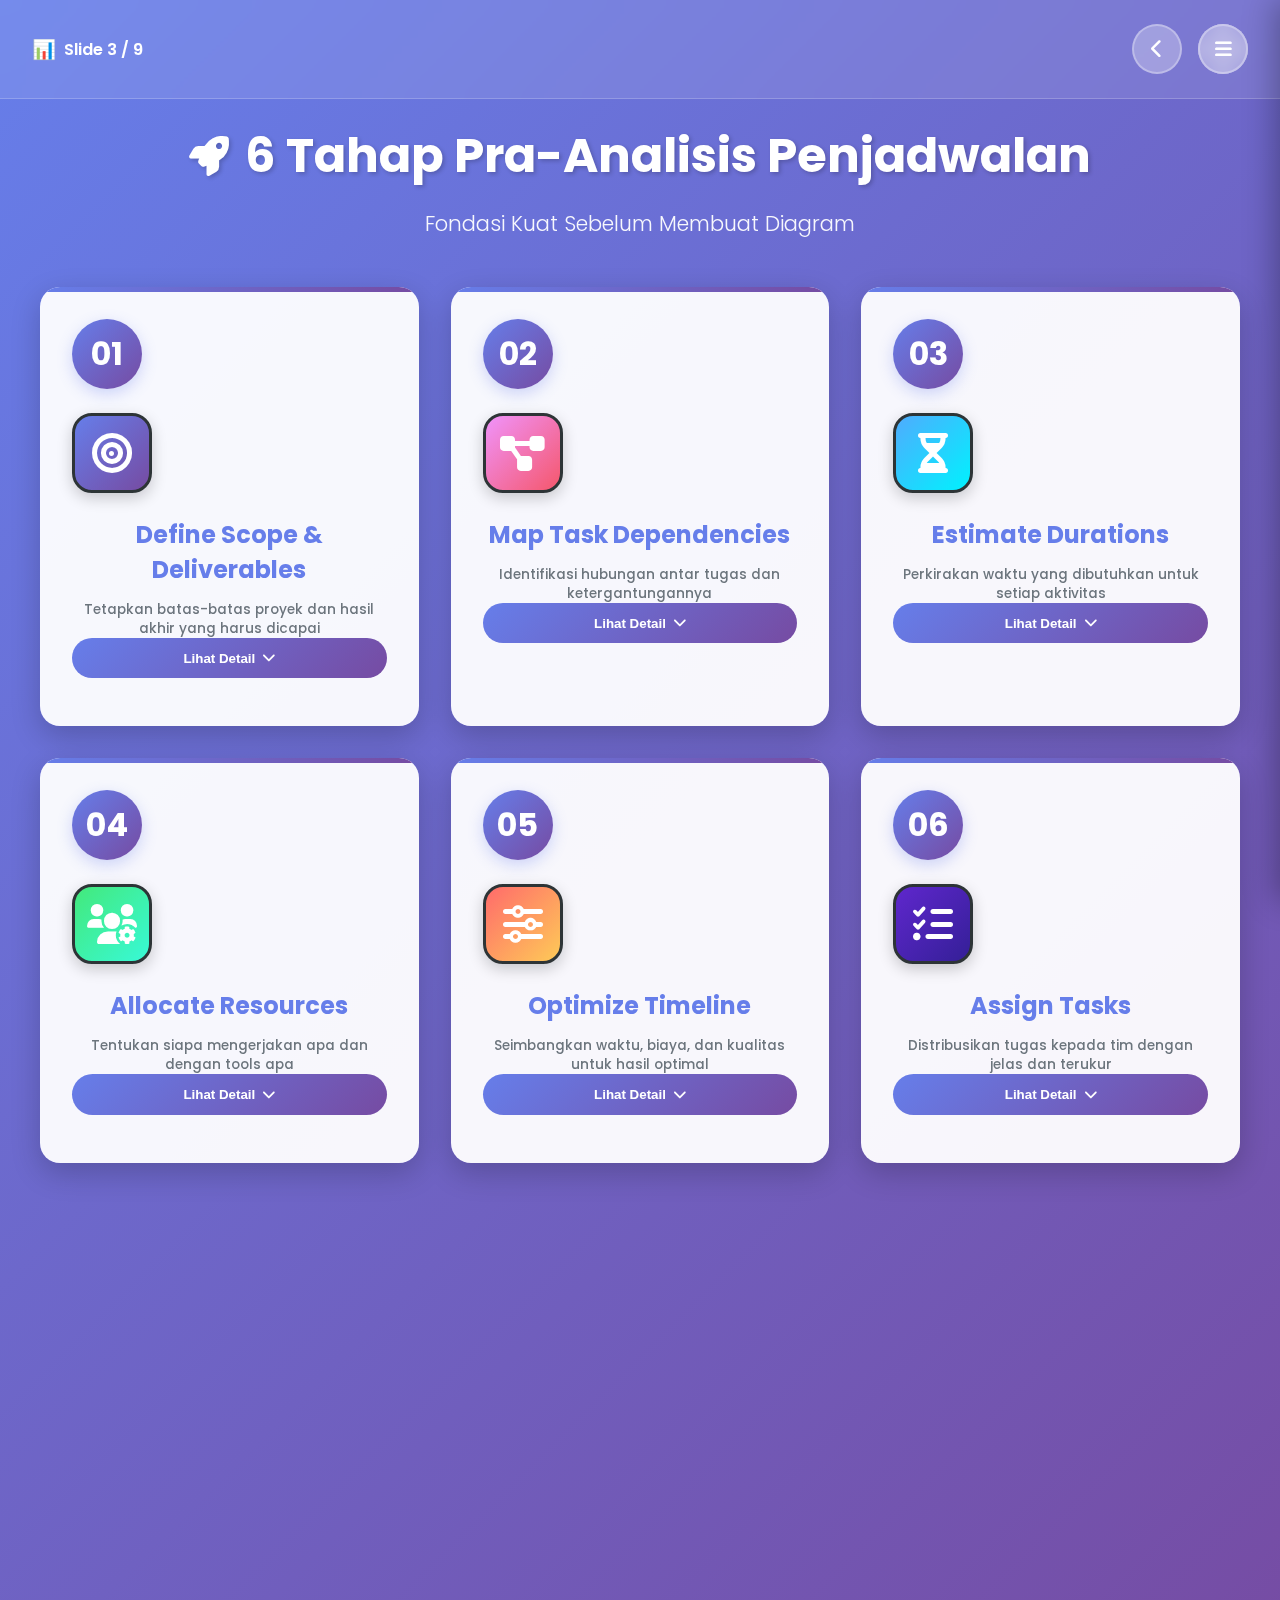
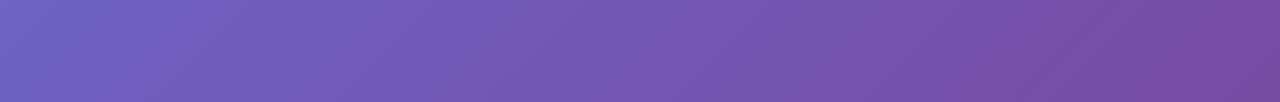
<file: materi2.html>
<!DOCTYPE html>
<html lang="id">
  <head>
    <meta charset="UTF-8" />
    <meta name="viewport" content="width=device-width, initial-scale=1.0" />
    <title>PRIME - Langkah Awal</title>
    <link
      href="https://fonts.googleapis.com/css2?family=Montserrat:wght@300;400;600;700;900&family=Poppins:wght@300;400;500;600;700&display=swap"
      rel="stylesheet"
    />
    <link
      href="https://cdnjs.cloudflare.com/ajax/libs/font-awesome/6.0.0/css/all.min.css"
      rel="stylesheet"
    />
    <link rel="stylesheet" href="slide-styles.css" />
  </head>
  <body class="slide-page">
    <!-- Menu Button -->
    <button class="menu-button" onclick="toggleMenu()">
      <i class="fas fa-bars"></i>
    </button>

    <!-- Slide Navigation -->
    <div class="slide-nav">
      <div class="slide-number">Slide 3 / 9</div>
      <div class="nav-arrows">
        <button class="nav-arrow prev" onclick="location.href='materi1.html'">
          <i class="fas fa-chevron-left"></i>
        </button>
        <button class="nav-arrow next" onclick="location.href='materi3.html'">
          <i class="fas fa-chevron-right"></i>
        </button>
      </div>
    </div>

    <!-- Main Slide Content -->
    <div class="slide-container">
      <div class="slide-content">
        <div class="slide-header">
          <h1 class="slide-title">
            <i class="fas fa-rocket"></i>
            6 Tahap Pra-Analisis Penjadwalan
          </h1>
          <p class="slide-subtitle">Fondasi Kuat Sebelum Membuat Diagram</p>
        </div>

        <div class="steps-container">
          <!-- Step 1 -->
          <div class="step-card animate-slide-left" data-step="1">
            <div class="step-number">01</div>
            <div class="step-icon scope">
              <i class="fas fa-bullseye"></i>
            </div>
            <div class="step-content">
              <h3>Define Scope & Deliverables</h3>
              <p class="step-description">
                Tetapkan batas-batas proyek dan hasil akhir yang harus dicapai
              </p>
              <button class="step-detail-btn" onclick="toggleStepDetail(1)">
                <span>Lihat Detail</span>
                <i class="fas fa-chevron-down"></i>
              </button>
              <div class="step-detail" id="detail-1">
                <ul>
                  <li>
                    <i class="fas fa-check"></i> Identifikasi objektif proyek
                  </li>
                  <li>
                    <i class="fas fa-check"></i> Tentukan deliverables utama
                  </li>
                  <li><i class="fas fa-check"></i> Tetapkan kriteria sukses</li>
                  <li>
                    <i class="fas fa-check"></i> Dokumentasikan batasan proyek
                  </li>
                </ul>
                <div class="example-box">
                  <strong>Contoh:</strong> Website E-commerce → Deliverable:
                  Homepage, Product Catalog, Checkout System
                </div>
              </div>
            </div>
          </div>

          <!-- Step 2 -->
          <div class="step-card animate-slide-right" data-step="2">
            <div class="step-number">02</div>
            <div class="step-icon dependencies">
              <i class="fas fa-project-diagram"></i>
            </div>
            <div class="step-content">
              <h3>Map Task Dependencies</h3>
              <p class="step-description">
                Identifikasi hubungan antar tugas dan ketergantungannya
              </p>
              <button class="step-detail-btn" onclick="toggleStepDetail(2)">
                <span>Lihat Detail</span>
                <i class="fas fa-chevron-down"></i>
              </button>
              <div class="step-detail" id="detail-2">
                <div class="dependency-types">
                  <div class="dep-type">
                    <strong>Finish-to-Start (FS)</strong>
                    <p>Tugas B dimulai setelah Tugas A selesai</p>
                    <div class="dep-visual">
                      <span class="task">A</span>
                      <i class="fas fa-arrow-right"></i>
                      <span class="task">B</span>
                    </div>
                  </div>
                  <div class="dep-type">
                    <strong>Start-to-Start (SS)</strong>
                    <p>Tugas B dimulai bersamaan dengan Tugas A</p>
                    <div class="dep-visual">
                      <span class="task">A</span>
                      <i class="fas fa-equals"></i>
                      <span class="task">B</span>
                    </div>
                  </div>
                </div>
              </div>
            </div>
          </div>

          <!-- Step 3 -->
          <div class="step-card animate-slide-left delay-1" data-step="3">
            <div class="step-number">03</div>
            <div class="step-icon duration">
              <i class="fas fa-hourglass-half"></i>
            </div>
            <div class="step-content">
              <h3>Estimate Durations</h3>
              <p class="step-description">
                Perkirakan waktu yang dibutuhkan untuk setiap aktivitas
              </p>
              <button class="step-detail-btn" onclick="toggleStepDetail(3)">
                <span>Lihat Detail</span>
                <i class="fas fa-chevron-down"></i>
              </button>
              <div class="step-detail" id="detail-3">
                <div class="estimation-methods">
                  <div class="method">
                    <h4><i class="fas fa-users"></i> Expert Judgment</h4>
                    <p>Konsultasi dengan ahli berpengalaman</p>
                  </div>
                  <div class="method">
                    <h4><i class="fas fa-chart-line"></i> Historical Data</h4>
                    <p>Menggunakan data proyek sebelumnya</p>
                  </div>
                  <div class="method highlight">
                    <h4>
                      <i class="fas fa-calculator"></i> PERT (3-Point
                      Estimation)
                    </h4>
                    <p>Optimistic + 4×Most Likely + Pessimistic / 6</p>
                  </div>
                </div>
              </div>
            </div>
          </div>

          <!-- Step 4 -->
          <div class="step-card animate-slide-right delay-1" data-step="4">
            <div class="step-number">04</div>
            <div class="step-icon resources">
              <i class="fas fa-users-cog"></i>
            </div>
            <div class="step-content">
              <h3>Allocate Resources</h3>
              <p class="step-description">
                Tentukan siapa mengerjakan apa dan dengan tools apa
              </p>
              <button class="step-detail-btn" onclick="toggleStepDetail(4)">
                <span>Lihat Detail</span>
                <i class="fas fa-chevron-down"></i>
              </button>
              <div class="step-detail" id="detail-4">
                <div class="resource-grid">
                  <div class="resource-item">
                    <i class="fas fa-user-tie"></i>
                    <strong>Human Resources</strong>
                    <p>Tim, keahlian, availability</p>
                  </div>
                  <div class="resource-item">
                    <i class="fas fa-laptop-code"></i>
                    <strong>Equipment</strong>
                    <p>Hardware, software, tools</p>
                  </div>
                  <div class="resource-item">
                    <i class="fas fa-dollar-sign"></i>
                    <strong>Budget</strong>
                    <p>Alokasi biaya per aktivitas</p>
                  </div>
                  <div class="resource-item">
                    <i class="fas fa-building"></i>
                    <strong>Facilities</strong>
                    <p>Ruang kerja, infrastruktur</p>
                  </div>
                </div>
              </div>
            </div>
          </div>

          <!-- Step 5 -->
          <div class="step-card animate-slide-left delay-2" data-step="5">
            <div class="step-number">05</div>
            <div class="step-icon optimize">
              <i class="fas fa-sliders-h"></i>
            </div>
            <div class="step-content">
              <h3>Optimize Timeline</h3>
              <p class="step-description">
                Seimbangkan waktu, biaya, dan kualitas untuk hasil optimal
              </p>
              <button class="step-detail-btn" onclick="toggleStepDetail(5)">
                <span>Lihat Detail</span>
                <i class="fas fa-chevron-down"></i>
              </button>
              <div class="step-detail" id="detail-5">
                <div class="optimization-techniques">
                  <div class="technique">
                    <h4>Fast Tracking</h4>
                    <p>
                      Melakukan aktivitas secara paralel untuk menghemat waktu
                    </p>
                    <div class="visual-example">
                      <div class="parallel-tasks">
                        <span class="task">Task 1</span>
                        <span class="task">Task 2</span>
                      </div>
                    </div>
                  </div>
                  <div class="technique">
                    <h4>Crashing</h4>
                    <p>Menambah resources untuk mempercepat critical path</p>
                    <div class="crash-example">
                      <span class="before">5 days</span>
                      <i class="fas fa-arrow-right"></i>
                      <span class="after">3 days</span>
                    </div>
                  </div>
                </div>
              </div>
            </div>
          </div>

          <!-- Step 6 -->
          <div class="step-card animate-slide-right delay-2" data-step="6">
            <div class="step-number">06</div>
            <div class="step-icon assign">
              <i class="fas fa-tasks"></i>
            </div>
            <div class="step-content">
              <h3>Assign Tasks</h3>
              <p class="step-description">
                Distribusikan tugas kepada tim dengan jelas dan terukur
              </p>
              <button class="step-detail-btn" onclick="toggleStepDetail(6)">
                <span>Lihat Detail</span>
                <i class="fas fa-chevron-down"></i>
              </button>
              <div class="step-detail" id="detail-6">
                <div class="assignment-checklist">
                  <div class="checklist-item">
                    <i class="fas fa-check-circle"></i>
                    <p>
                      Setiap tugas memiliki
                      <strong>PIC (Person in Charge)</strong>
                    </p>
                  </div>
                  <div class="checklist-item">
                    <i class="fas fa-check-circle"></i>
                    <p>Deadline jelas dan <strong>realistis</strong></p>
                  </div>
                  <div class="checklist-item">
                    <i class="fas fa-check-circle"></i>
                    <p>Deliverables <strong>terukur</strong> dan terdefinisi</p>
                  </div>
                  <div class="checklist-item">
                    <i class="fas fa-check-circle"></i>
                    <p>Komunikasi dan <strong>reporting</strong> terstruktur</p>
                  </div>
                </div>
              </div>
            </div>
          </div>
        </div>

        <!-- Interactive Process Flow -->
        <div class="process-flow animate-fade-in delay-3">
          <h3><i class="fas fa-route"></i> Alur Proses Pra-Analisis</h3>
          <div class="flow-diagram">
            <div class="flow-step" id="flow-1">
              <span class="flow-num">1</span>
              <p>Scope</p>
            </div>
            <div class="flow-arrow"><i class="fas fa-arrow-right"></i></div>
            <div class="flow-step" id="flow-2">
              <span class="flow-num">2</span>
              <p>Dependencies</p>
            </div>
            <div class="flow-arrow"><i class="fas fa-arrow-right"></i></div>
            <div class="flow-step" id="flow-3">
              <span class="flow-num">3</span>
              <p>Duration</p>
            </div>
            <div class="flow-arrow"><i class="fas fa-arrow-right"></i></div>
            <div class="flow-step" id="flow-4">
              <span class="flow-num">4</span>
              <p>Resources</p>
            </div>
            <div class="flow-arrow"><i class="fas fa-arrow-right"></i></div>
            <div class="flow-step" id="flow-5">
              <span class="flow-num">5</span>
              <p>Optimize</p>
            </div>
            <div class="flow-arrow"><i class="fas fa-arrow-right"></i></div>
            <div class="flow-step" id="flow-6">
              <span class="flow-num">6</span>
              <p>Assign</p>
            </div>
          </div>
          <button class="animate-flow-btn" onclick="animateFlow()">
            <i class="fas fa-play"></i> Animate Flow
          </button>
        </div>
      </div>
    </div>

    <!-- Slide Menu -->
    <div class="slide-menu" id="slideMenu">
      <div class="menu-header">
        <h3>Daftar Materi</h3>
        <button class="close-menu" onclick="toggleMenu()">
          <i class="fas fa-times"></i>
        </button>
      </div>
      <ul class="menu-items">
        <li class="menu-item">
          <a href="index.html">
            <span class="menu-item-number">0</span>
            <span>Cover - Penjadwalan Proyek</span>
          </a>
        </li>
        <li class="menu-item">
          <a href="materi1.html">
            <span class="menu-item-number">1</span>
            <span>Pengenalan Penjadwalan</span>
          </a>
        </li>
        <li class="menu-item active">
          <a href="materi2.html">
            <span class="menu-item-number">2</span>
            <span>Langkah Awal Penjadwalan</span>
          </a>
        </li>
        <li class="menu-item">
          <a href="materi3.html">
            <span class="menu-item-number">3</span>
            <span>Work Breakdown Structure</span>
          </a>
        </li>
        <li class="menu-item">
          <a href="materi4.html">
            <span class="menu-item-number">4</span>
            <span>Metode Penjadwalan</span>
          </a>
        </li>
        <li class="menu-item">
          <a href="materi5.html">
            <span class="menu-item-number">5</span>
            <span>Gantt Chart</span>
          </a>
        </li>
        <li class="menu-item">
          <a href="materi6.html">
            <span class="menu-item-number">6</span>
            <span>Network Diagram</span>
          </a>
        </li>
        <li class="menu-item">
          <a href="materi7.html">
            <span class="menu-item-number">7</span>
            <span>Studi Kasus E-Commerce</span>
          </a>
        </li>
        <li class="menu-item">
          <a href="materi8.html">
            <span class="menu-item-number">8</span>
            <span>Kesimpulan & Penutup</span>
          </a>
        </li>
      </ul>
    </div>

    <script src="script.js"></script>
    <script>
      // Toggle step detail
      function toggleStepDetail(stepNum) {
        const card = document.querySelector(
          `.step-card[data-step="${stepNum}"]`
        );
        card.classList.toggle("active");
      }

      // Toggle menu
      function toggleMenu() {
        const menu = document.getElementById("slideMenu");
        menu.classList.toggle("active");
      }

      // Animate Flow
      function animateFlow() {
        const steps = document.querySelectorAll(".flow-step");
        const arrows = document.querySelectorAll(".flow-arrow");

        // Reset all
        steps.forEach((step) => step.classList.remove("active"));

        // Animate each step
        steps.forEach((step, index) => {
          setTimeout(() => {
            step.classList.add("active");
            if (arrows[index]) {
              arrows[index].style.opacity = "1";
            }
          }, index * 500);
        });

        // Reset after animation
        setTimeout(() => {
          steps.forEach((step) => step.classList.remove("active"));
        }, steps.length * 500 + 1000);
      }

      // Close menu when clicking outside
      document.addEventListener("click", function (e) {
        const menu = document.getElementById("slideMenu");
        const menuButton = document.querySelector(".menu-button");

        if (!menu.contains(e.target) && !menuButton.contains(e.target)) {
          menu.classList.remove("active");
        }
      });

      // Keyboard navigation
      document.addEventListener("keydown", function (e) {
        if (e.key === "ArrowLeft") {
          window.location.href = "materi1.html";
        } else if (e.key === "ArrowRight" || e.key === " ") {
          e.preventDefault();
          window.location.href = "materi3.html";
        } else if (e.key === "m" || e.key === "M") {
          toggleMenu();
        } else if (e.key === "Escape") {
          document.getElementById("slideMenu").classList.remove("active");
        }
      });

      // Animate on load
      window.addEventListener("DOMContentLoaded", () => {
        document.querySelectorAll(".step-card").forEach((card) => {
          card.style.opacity = "1";
        });
      });
    </script>
  </body>
</html>
</file>
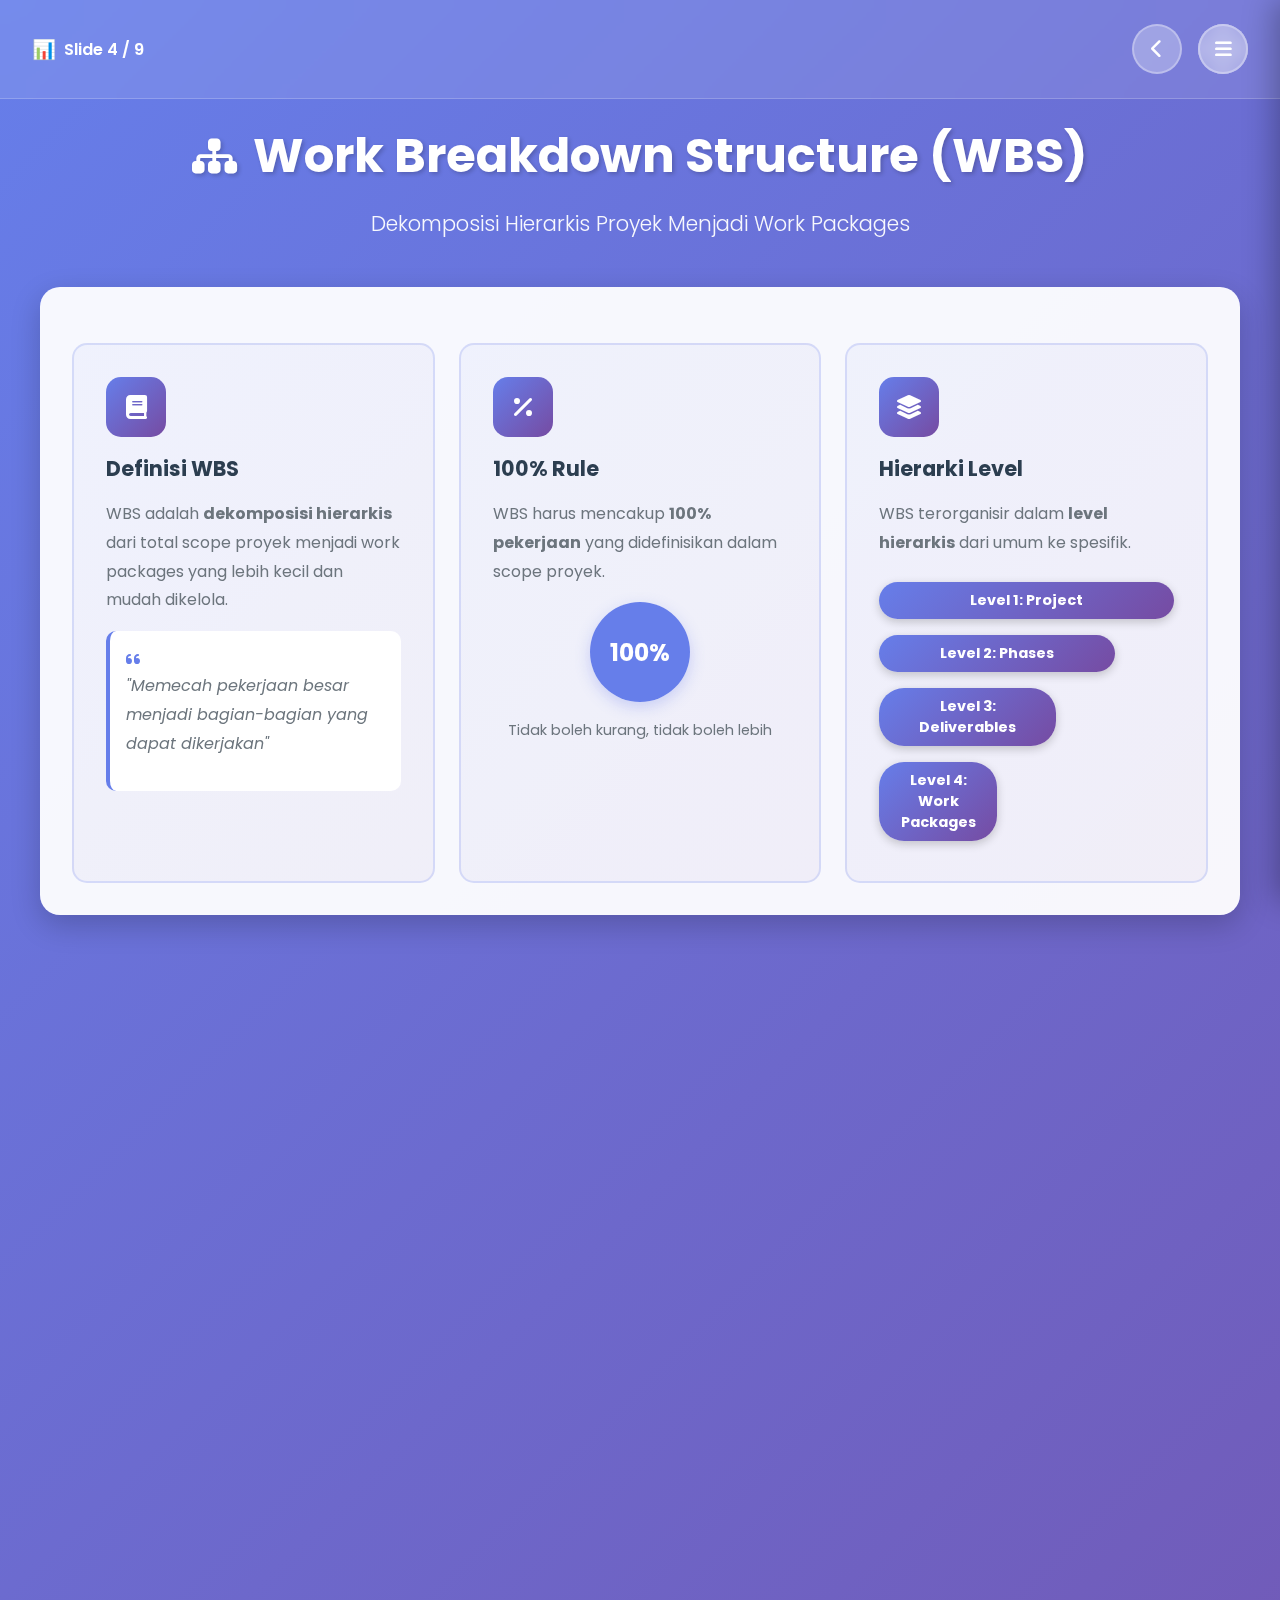
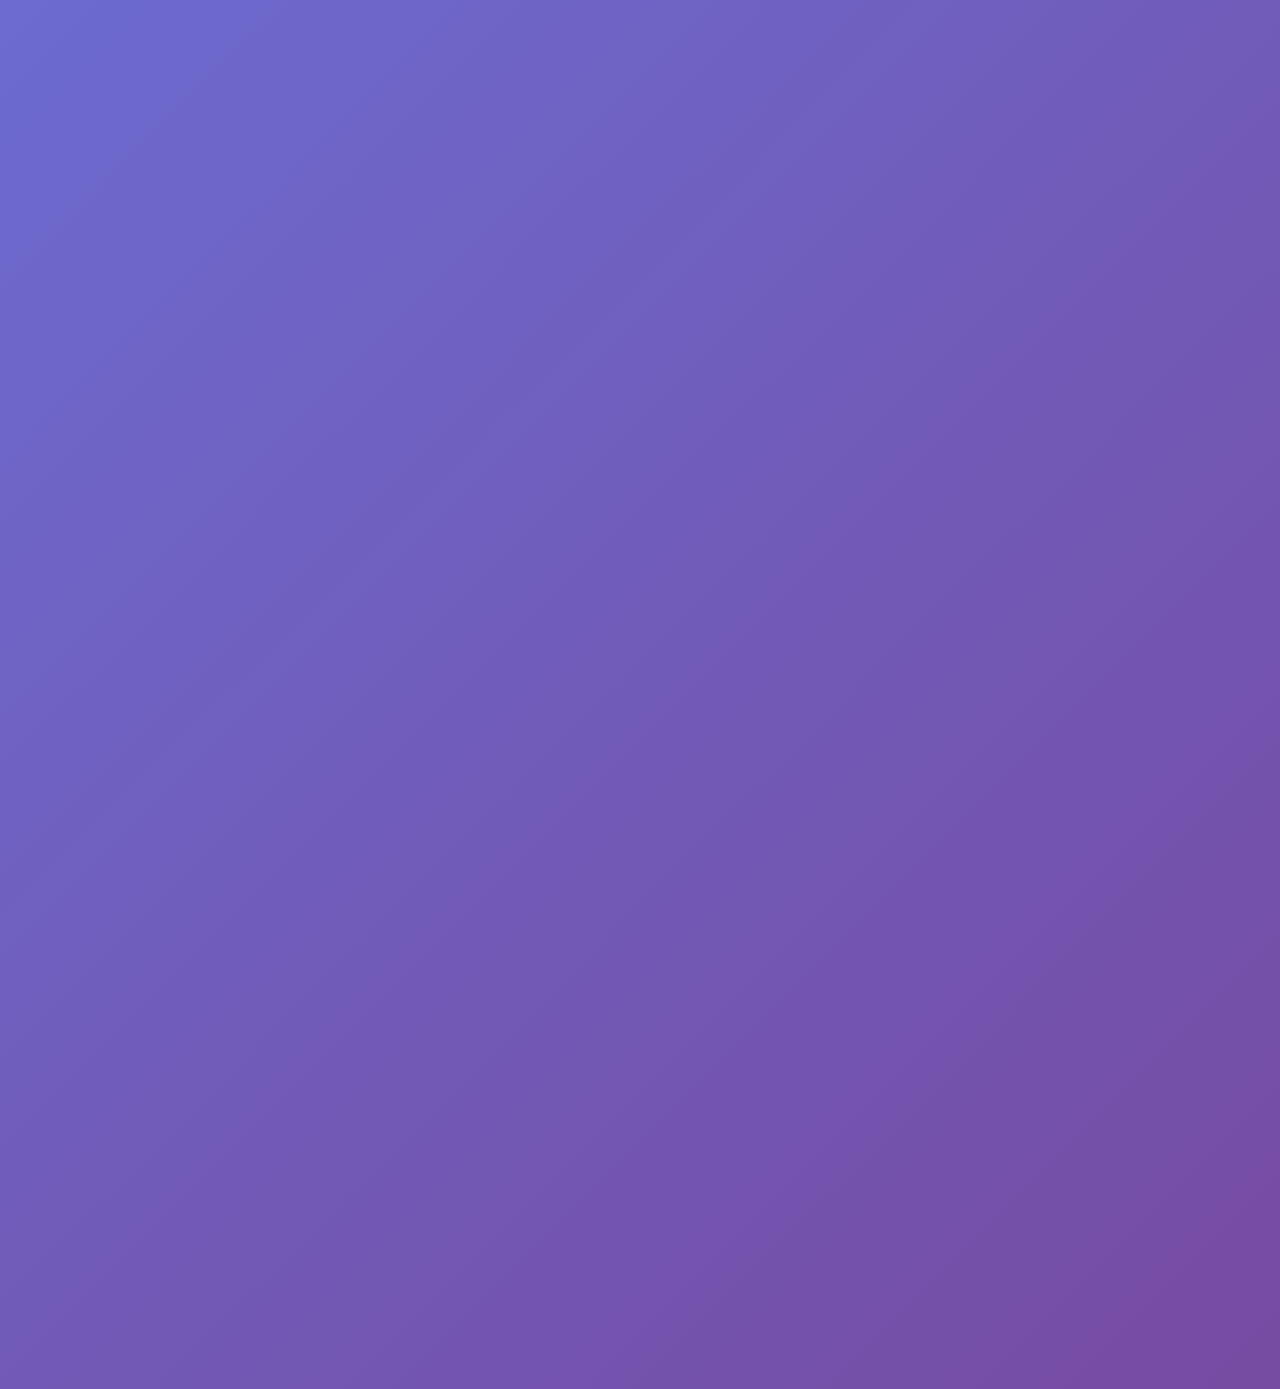
<file: materi3.html>
<!DOCTYPE html>
<html lang="id">
  <head>
    <meta charset="UTF-8" />
    <meta name="viewport" content="width=device-width, initial-scale=1.0" />
    <title>PRIME - WBS Interaktif</title>

    <!-- Favicon -->
    <link rel="icon" type="image/x-icon" href="logo.ico" />
    <link rel="shortcut icon" type="image/x-icon" href="logo.ico" />

    <link
      href="https://fonts.googleapis.com/css2?family=Montserrat:wght@300;400;600;700;900&family=Poppins:wght@300;400;500;600;700&display=swap"
      rel="stylesheet"
    />
    <link
      href="https://cdnjs.cloudflare.com/ajax/libs/font-awesome/6.0.0/css/all.min.css"
      rel="stylesheet"
    />
    <link rel="stylesheet" href="slide-styles.css" />
  </head>
  <body class="slide-page">
    <!-- Menu Button -->
    <button class="menu-button" onclick="toggleMenu()">
      <i class="fas fa-bars"></i>
    </button>

    <!-- Slide Navigation -->
    <div class="slide-nav">
      <div class="slide-number">Slide 4 / 9</div>
      <div class="nav-arrows">
        <button class="nav-arrow prev" onclick="location.href='materi2.html'">
          <i class="fas fa-chevron-left"></i>
        </button>
        <button class="nav-arrow next" onclick="location.href='materi4.html'">
          <i class="fas fa-chevron-right"></i>
        </button>
      </div>
    </div>

    <!-- Main Slide Content -->
    <div class="slide-container">
      <div class="slide-content">
        <div class="slide-header">
          <h1 class="slide-title">
            <i class="fas fa-sitemap"></i>
            Work Breakdown Structure (WBS)
          </h1>
          <p class="slide-subtitle">
            Dekomposisi Hierarkis Proyek Menjadi Work Packages
          </p>
        </div>

        <!-- WBS Concept -->
        <div class="wbs-concept">
          <div class="concept-grid">
            <div class="concept-card animate-fade-in">
              <div class="concept-icon">
                <i class="fas fa-book"></i>
              </div>
              <h3>Definisi WBS</h3>
              <p>
                WBS adalah <strong>dekomposisi hierarkis</strong> dari total
                scope proyek menjadi work packages yang lebih kecil dan mudah
                dikelola.
              </p>
              <div class="quote-box">
                <i class="fas fa-quote-left"></i>
                <p>
                  "Memecah pekerjaan besar menjadi bagian-bagian yang dapat
                  dikerjakan"
                </p>
              </div>
            </div>

            <div class="concept-card animate-fade-in delay-1">
              <div class="concept-icon">
                <i class="fas fa-percent"></i>
              </div>
              <h3>100% Rule</h3>
              <p>
                WBS harus mencakup <strong>100% pekerjaan</strong> yang
                didefinisikan dalam scope proyek.
              </p>
              <div class="rule-visual">
                <div class="pie-chart">
                  <div class="pie-segment" style="--percentage: 100">100%</div>
                </div>
                <p class="rule-note">Tidak boleh kurang, tidak boleh lebih</p>
              </div>
            </div>

            <div class="concept-card animate-fade-in delay-2">
              <div class="concept-icon">
                <i class="fas fa-layer-group"></i>
              </div>
              <h3>Hierarki Level</h3>
              <p>
                WBS terorganisir dalam <strong>level hierarkis</strong> dari
                umum ke spesifik.
              </p>
              <div class="hierarchy-example">
                <div class="level" style="width: 100%">Level 1: Project</div>
                <div class="level" style="width: 80%">Level 2: Phases</div>
                <div class="level" style="width: 60%">
                  Level 3: Deliverables
                </div>
                <div class="level" style="width: 40%">
                  Level 4: Work Packages
                </div>
              </div>
            </div>
          </div>
        </div>

        <!-- Interactive WBS Simulator -->
        <div class="wbs-simulator animate-slide-up delay-3">
          <h2 class="section-title">
            <i class="fas fa-mouse-pointer"></i>
            Simulasi WBS: Proyek Website E-commerce
          </h2>
          <p class="simulator-desc">
            Klik pada setiap node untuk expand/collapse detail work package
          </p>

          <div class="wbs-tree">
            <!-- Level 0: Project -->
            <div class="wbs-node level-0" onclick="toggleWBS(this)">
              <div class="node-content project">
                <i class="fas fa-shopping-cart node-icon"></i>
                <span class="node-label">Website E-commerce</span>
                <i class="fas fa-chevron-down toggle-icon"></i>
              </div>

              <div class="wbs-children">
                <!-- Level 1: Major Deliverables -->
                <div
                  class="wbs-node level-1"
                  onclick="toggleWBS(this); event.stopPropagation();"
                >
                  <div class="node-content deliverable">
                    <i class="fas fa-paint-brush node-icon"></i>
                    <span class="node-label">1. Design & UI/UX</span>
                    <span class="node-duration">12 hari</span>
                    <i class="fas fa-chevron-down toggle-icon"></i>
                  </div>
                  <div class="wbs-children">
                    <div class="wbs-node level-2">
                      <div class="node-content work-package">
                        <i class="fas fa-pencil-ruler node-icon"></i>
                        <span class="node-label">1.1 Wireframe</span>
                        <span class="node-duration">3 hari</span>
                      </div>
                    </div>
                    <div class="wbs-node level-2">
                      <div class="node-content work-package">
                        <i class="fas fa-palette node-icon"></i>
                        <span class="node-label">1.2 UI Design</span>
                        <span class="node-duration">5 hari</span>
                      </div>
                    </div>
                    <div class="wbs-node level-2">
                      <div class="node-content work-package">
                        <i class="fas fa-mobile-alt node-icon"></i>
                        <span class="node-label">1.3 Responsive Design</span>
                        <span class="node-duration">4 hari</span>
                      </div>
                    </div>
                  </div>
                </div>

                <div
                  class="wbs-node level-1"
                  onclick="toggleWBS(this); event.stopPropagation();"
                >
                  <div class="node-content deliverable">
                    <i class="fas fa-code node-icon"></i>
                    <span class="node-label">2. Frontend Development</span>
                    <span class="node-duration">20 hari</span>
                    <i class="fas fa-chevron-down toggle-icon"></i>
                  </div>
                  <div class="wbs-children">
                    <div class="wbs-node level-2">
                      <div class="node-content work-package">
                        <i class="fas fa-home node-icon"></i>
                        <span class="node-label">2.1 Homepage</span>
                        <span class="node-duration">5 hari</span>
                      </div>
                    </div>
                    <div class="wbs-node level-2">
                      <div class="node-content work-package">
                        <i class="fas fa-th node-icon"></i>
                        <span class="node-label">2.2 Product Catalog</span>
                        <span class="node-duration">7 hari</span>
                      </div>
                    </div>
                    <div class="wbs-node level-2">
                      <div class="node-content work-package">
                        <i class="fas fa-shopping-bag node-icon"></i>
                        <span class="node-label">2.3 Shopping Cart</span>
                        <span class="node-duration">5 hari</span>
                      </div>
                    </div>
                    <div class="wbs-node level-2">
                      <div class="node-content work-package">
                        <i class="fas fa-credit-card node-icon"></i>
                        <span class="node-label">2.4 Checkout Page</span>
                        <span class="node-duration">3 hari</span>
                      </div>
                    </div>
                  </div>
                </div>

                <div
                  class="wbs-node level-1"
                  onclick="toggleWBS(this); event.stopPropagation();"
                >
                  <div class="node-content deliverable">
                    <i class="fas fa-server node-icon"></i>
                    <span class="node-label">3. Backend Development</span>
                    <span class="node-duration">25 hari</span>
                    <i class="fas fa-chevron-down toggle-icon"></i>
                  </div>
                  <div class="wbs-children">
                    <div class="wbs-node level-2">
                      <div class="node-content work-package">
                        <i class="fas fa-database node-icon"></i>
                        <span class="node-label">3.1 Database Design</span>
                        <span class="node-duration">5 hari</span>
                      </div>
                    </div>
                    <div class="wbs-node level-2">
                      <div class="node-content work-package">
                        <i class="fas fa-plug node-icon"></i>
                        <span class="node-label">3.2 API Development</span>
                        <span class="node-duration">10 hari</span>
                      </div>
                    </div>
                    <div class="wbs-node level-2">
                      <div class="node-content work-package">
                        <i class="fas fa-user-lock node-icon"></i>
                        <span class="node-label"
                          >3.3 Authentication System</span
                        >
                        <span class="node-duration">6 hari</span>
                      </div>
                    </div>
                    <div class="wbs-node level-2">
                      <div class="node-content work-package">
                        <i class="fas fa-money-check-alt node-icon"></i>
                        <span class="node-label">3.4 Payment Gateway</span>
                        <span class="node-duration">4 hari</span>
                      </div>
                    </div>
                  </div>
                </div>

                <div
                  class="wbs-node level-1"
                  onclick="toggleWBS(this); event.stopPropagation();"
                >
                  <div class="node-content deliverable">
                    <i class="fas fa-vial node-icon"></i>
                    <span class="node-label">4. Testing & QA</span>
                    <span class="node-duration">10 hari</span>
                    <i class="fas fa-chevron-down toggle-icon"></i>
                  </div>
                  <div class="wbs-children">
                    <div class="wbs-node level-2">
                      <div class="node-content work-package">
                        <i class="fas fa-flask node-icon"></i>
                        <span class="node-label">4.1 Unit Testing</span>
                        <span class="node-duration">3 hari</span>
                      </div>
                    </div>
                    <div class="wbs-node level-2">
                      <div class="node-content work-package">
                        <i class="fas fa-network-wired node-icon"></i>
                        <span class="node-label">4.2 Integration Testing</span>
                        <span class="node-duration">4 hari</span>
                      </div>
                    </div>
                    <div class="wbs-node level-2">
                      <div class="node-content work-package">
                        <i class="fas fa-users node-icon"></i>
                        <span class="node-label"
                          >4.3 User Acceptance Testing</span
                        >
                        <span class="node-duration">3 hari</span>
                      </div>
                    </div>
                  </div>
                </div>

                <div
                  class="wbs-node level-1"
                  onclick="toggleWBS(this); event.stopPropagation();"
                >
                  <div class="node-content deliverable">
                    <i class="fas fa-rocket node-icon"></i>
                    <span class="node-label">5. Deployment</span>
                    <span class="node-duration">5 hari</span>
                    <i class="fas fa-chevron-down toggle-icon"></i>
                  </div>
                  <div class="wbs-children">
                    <div class="wbs-node level-2">
                      <div class="node-content work-package">
                        <i class="fas fa-cloud-upload-alt node-icon"></i>
                        <span class="node-label">5.1 Server Setup</span>
                        <span class="node-duration">2 hari</span>
                      </div>
                    </div>
                    <div class="wbs-node level-2">
                      <div class="node-content work-package">
                        <i class="fas fa-upload node-icon"></i>
                        <span class="node-label"
                          >5.2 Production Deployment</span
                        >
                        <span class="node-duration">2 hari</span>
                      </div>
                    </div>
                    <div class="wbs-node level-2">
                      <div class="node-content work-package">
                        <i class="fas fa-chart-line node-icon"></i>
                        <span class="node-label">5.3 Monitoring Setup</span>
                        <span class="node-duration">1 hari</span>
                      </div>
                    </div>
                  </div>
                </div>
              </div>
            </div>
          </div>

          <div class="wbs-actions">
            <button class="action-btn expand-all" onclick="expandAllWBS()">
              <i class="fas fa-expand-alt"></i> Expand All
            </button>
            <button class="action-btn collapse-all" onclick="collapseAllWBS()">
              <i class="fas fa-compress-alt"></i> Collapse All
            </button>
          </div>
        </div>

        <!-- WBS Statistics -->
        <div class="wbs-stats animate-fade-in delay-4">
          <h3><i class="fas fa-chart-pie"></i> Statistik WBS</h3>
          <div class="stats-grid">
            <div class="stat-card">
              <div class="stat-icon"><i class="fas fa-layer-group"></i></div>
              <div class="stat-value">5</div>
              <div class="stat-label">Major Deliverables</div>
            </div>
            <div class="stat-card">
              <div class="stat-icon"><i class="fas fa-tasks"></i></div>
              <div class="stat-value">17</div>
              <div class="stat-label">Work Packages</div>
            </div>
            <div class="stat-card">
              <div class="stat-icon"><i class="fas fa-calendar-alt"></i></div>
              <div class="stat-value">72</div>
              <div class="stat-label">Total Days</div>
            </div>
            <div class="stat-card">
              <div class="stat-icon"><i class="fas fa-check-double"></i></div>
              <div class="stat-value">100%</div>
              <div class="stat-label">Scope Coverage</div>
            </div>
          </div>
        </div>
      </div>
    </div>

    <!-- Slide Menu -->
    <div class="slide-menu" id="slideMenu">
      <div class="menu-header">
        <h3>Daftar Materi</h3>
        <button class="close-menu" onclick="toggleMenu()">
          <i class="fas fa-times"></i>
        </button>
      </div>
      <ul class="menu-items">
        <li class="menu-item">
          <a href="index.html">
            <span class="menu-item-number">0</span>
            <span>Cover - Penjadwalan Proyek</span>
          </a>
        </li>
        <li class="menu-item">
          <a href="materi1.html">
            <span class="menu-item-number">1</span>
            <span>Pengenalan Penjadwalan</span>
          </a>
        </li>
        <li class="menu-item">
          <a href="materi2.html">
            <span class="menu-item-number">2</span>
            <span>Langkah Awal Penjadwalan</span>
          </a>
        </li>
        <li class="menu-item active">
          <a href="materi3.html">
            <span class="menu-item-number">3</span>
            <span>Work Breakdown Structure</span>
          </a>
        </li>
        <li class="menu-item">
          <a href="materi4.html">
            <span class="menu-item-number">4</span>
            <span>Metode Penjadwalan</span>
          </a>
        </li>
        <li class="menu-item">
          <a href="materi5.html">
            <span class="menu-item-number">5</span>
            <span>Gantt Chart</span>
          </a>
        </li>
        <li class="menu-item">
          <a href="materi6.html">
            <span class="menu-item-number">6</span>
            <span>Network Diagram</span>
          </a>
        </li>
        <li class="menu-item">
          <a href="materi7.html">
            <span class="menu-item-number">7</span>
            <span>Studi Kasus E-Commerce</span>
          </a>
        </li>
        <li class="menu-item">
          <a href="materi8.html">
            <span class="menu-item-number">8</span>
            <span>Kesimpulan & Penutup</span>
          </a>
        </li>
      </ul>
    </div>

    <script src="script.js"></script>
    <script>
      // Keyboard navigation
      document.addEventListener("keydown", function (e) {
        if (e.key === "ArrowLeft") {
          window.location.href = "materi2.html";
        } else if (e.key === "ArrowRight" || e.key === " ") {
          e.preventDefault();
          window.location.href = "materi4.html";
        } else if (e.key === "m" || e.key === "M") {
          toggleMenu();
        } else if (e.key === "Escape") {
          document.getElementById("slideMenu").classList.remove("active");
        }
      });
    </script>

    <!-- Mobile Navigation Buttons -->
    <div class="mobile-nav-buttons">
      <a href="materi2.html" class="mobile-nav-btn mobile-nav-prev">
        <i class="fas fa-chevron-left"></i>
        <span>Sebelumnya</span>
      </a>
      <a href="materi4.html" class="mobile-nav-btn mobile-nav-next">
        <span>Selanjutnya</span>
        <i class="fas fa-chevron-right"></i>
      </a>
    </div>
  </body>
</html>
</file>
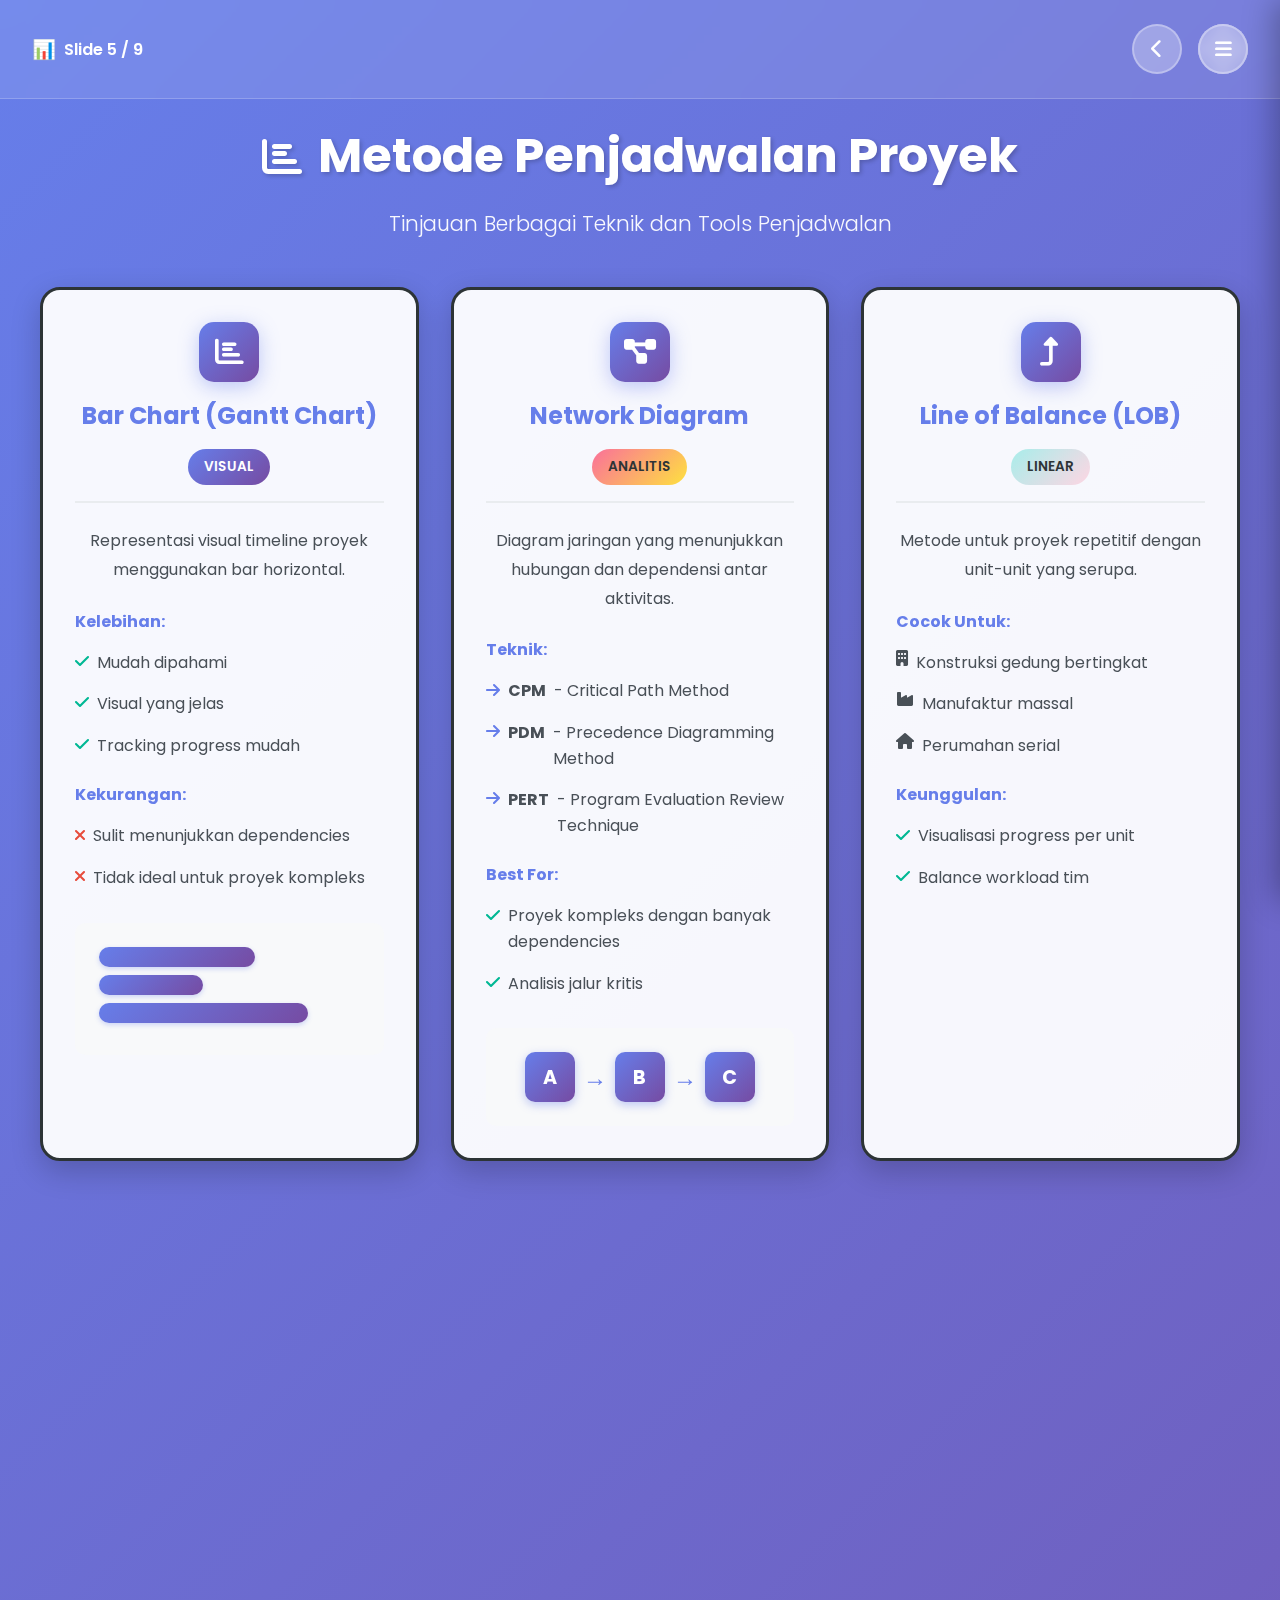
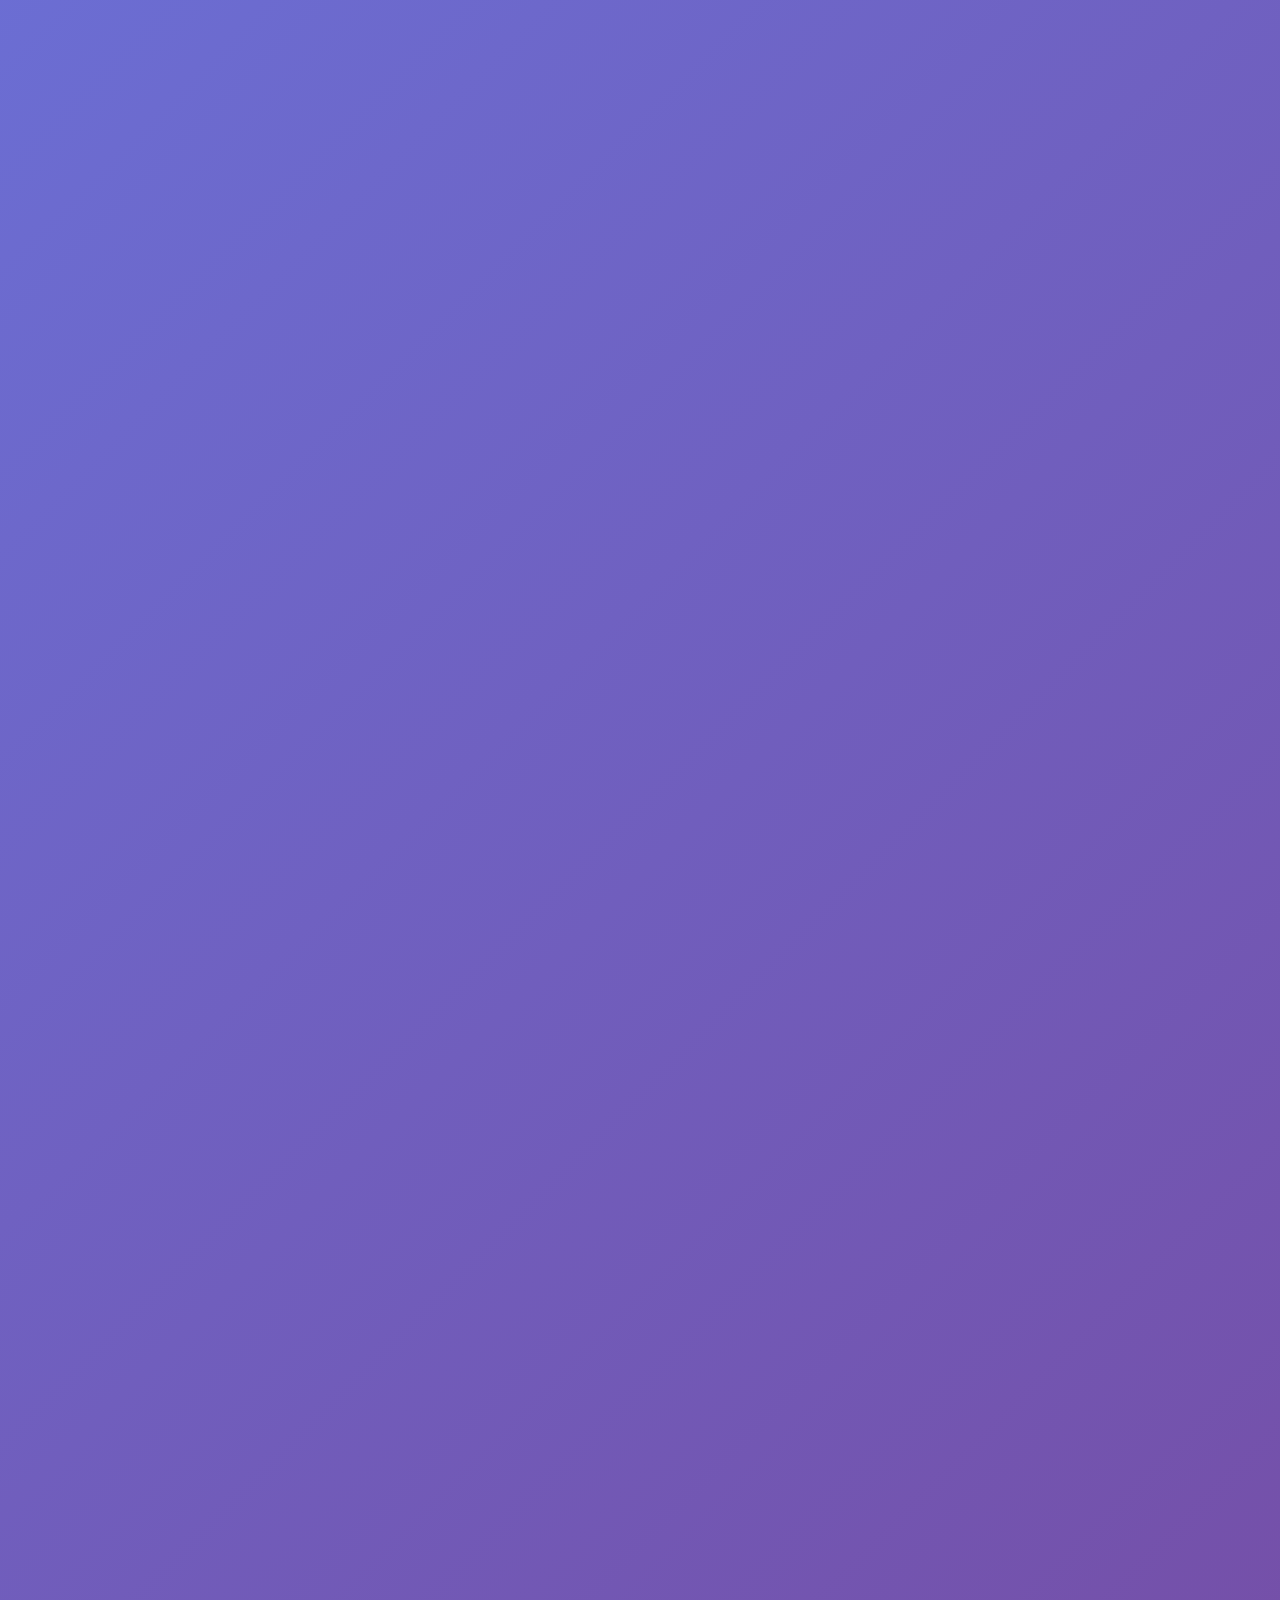
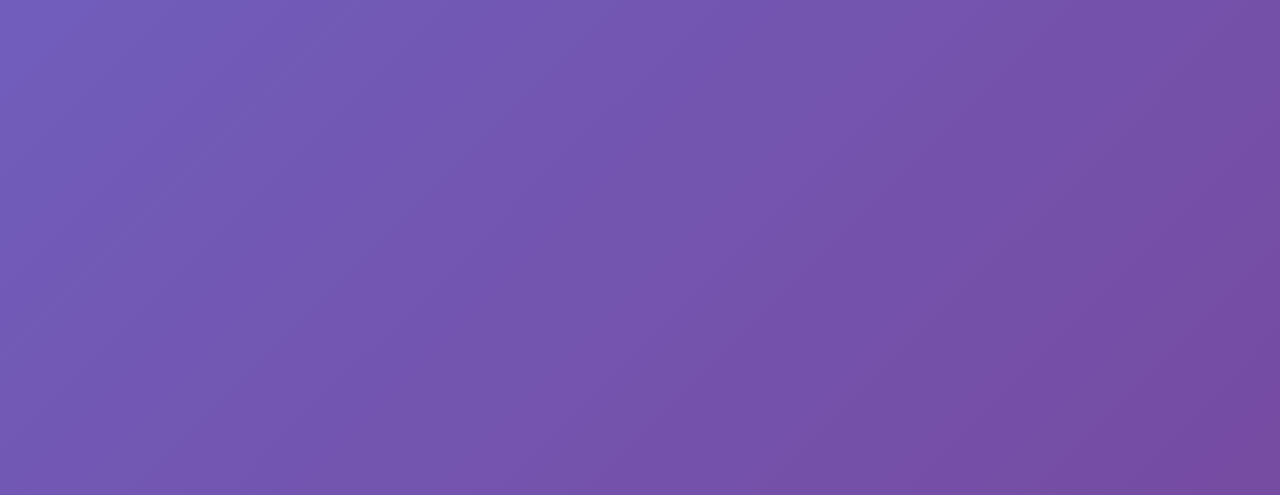
<file: materi4.html>
<!DOCTYPE html>
<html lang="id">
  <head>
    <meta charset="UTF-8" />
    <meta name="viewport" content="width=device-width, initial-scale=1.0" />
    <title>PRIME - Metode Penjadwalan</title>
    <link
      href="https://fonts.googleapis.com/css2?family=Montserrat:wght@300;400;600;700;900&family=Poppins:wght@300;400;500;600;700&display=swap"
      rel="stylesheet"
    />
    <link
      href="https://cdnjs.cloudflare.com/ajax/libs/font-awesome/6.0.0/css/all.min.css"
      rel="stylesheet"
    />
    <link rel="stylesheet" href="slide-styles.css" />
  </head>
  <body class="slide-page">
    <!-- Menu Button -->
    <button class="menu-button" onclick="toggleMenu()">
      <i class="fas fa-bars"></i>
    </button>

    <!-- Slide Navigation -->
    <div class="slide-nav">
      <div class="slide-number">Slide 5 / 9</div>
      <div class="nav-arrows">
        <button class="nav-arrow prev" onclick="location.href='materi3.html'">
          <i class="fas fa-chevron-left"></i>
        </button>
        <button class="nav-arrow next" onclick="location.href='materi5.html'">
          <i class="fas fa-chevron-right"></i>
        </button>
      </div>
    </div>

    <!-- Main Slide Content -->
    <div class="slide-container">
      <div class="slide-content">
        <div class="slide-header">
          <h1 class="slide-title">
            <i class="fas fa-chart-bar"></i>
            Metode Penjadwalan Proyek
          </h1>
          <p class="slide-subtitle">
            Tinjauan Berbagai Teknik dan Tools Penjadwalan
          </p>
        </div>

        <!-- Methods Overview -->
        <div class="methods-grid">
          <!-- Bar Chart Method -->
          <div class="method-card visual animate-slide-left">
            <div class="method-header">
              <div class="method-icon">
                <i class="fas fa-chart-bar"></i>
              </div>
              <h3>Bar Chart (Gantt Chart)</h3>
              <span class="method-tag visual-tag">Visual</span>
            </div>
            <div class="method-content">
              <p class="method-desc">
                Representasi visual timeline proyek menggunakan bar horizontal.
              </p>
              <div class="method-features">
                <h4>Kelebihan:</h4>
                <ul>
                  <li><i class="fas fa-check"></i> Mudah dipahami</li>
                  <li><i class="fas fa-check"></i> Visual yang jelas</li>
                  <li><i class="fas fa-check"></i> Tracking progress mudah</li>
                </ul>
                <h4>Kekurangan:</h4>
                <ul>
                  <li>
                    <i class="fas fa-times"></i> Sulit menunjukkan dependencies
                  </li>
                  <li>
                    <i class="fas fa-times"></i> Tidak ideal untuk proyek
                    kompleks
                  </li>
                </ul>
              </div>
              <div class="mini-visual">
                <div class="mini-bar" style="width: 60%"></div>
                <div class="mini-bar" style="width: 40%"></div>
                <div class="mini-bar" style="width: 80%"></div>
              </div>
            </div>
          </div>

          <!-- Network Diagram Method -->
          <div class="method-card analytical animate-slide-right">
            <div class="method-header">
              <div class="method-icon">
                <i class="fas fa-project-diagram"></i>
              </div>
              <h3>Network Diagram</h3>
              <span class="method-tag analytical-tag">Analitis</span>
            </div>
            <div class="method-content">
              <p class="method-desc">
                Diagram jaringan yang menunjukkan hubungan dan dependensi antar
                aktivitas.
              </p>
              <div class="method-features">
                <h4>Teknik:</h4>
                <ul>
                  <li>
                    <i class="fas fa-arrow-right"></i> <strong>CPM</strong> -
                    Critical Path Method
                  </li>
                  <li>
                    <i class="fas fa-arrow-right"></i> <strong>PDM</strong> -
                    Precedence Diagramming Method
                  </li>
                  <li>
                    <i class="fas fa-arrow-right"></i> <strong>PERT</strong> -
                    Program Evaluation Review Technique
                  </li>
                </ul>
                <h4>Best For:</h4>
                <ul>
                  <li>
                    <i class="fas fa-check"></i> Proyek kompleks dengan banyak
                    dependencies
                  </li>
                  <li><i class="fas fa-check"></i> Analisis jalur kritis</li>
                </ul>
              </div>
              <div class="mini-visual network">
                <div class="mini-node">A</div>
                <div class="mini-arrow">→</div>
                <div class="mini-node">B</div>
                <div class="mini-arrow">→</div>
                <div class="mini-node">C</div>
              </div>
            </div>
          </div>

          <!-- Linear Method -->
          <div class="method-card linear animate-slide-left delay-1">
            <div class="method-header">
              <div class="method-icon">
                <i class="fas fa-level-up-alt"></i>
              </div>
              <h3>Line of Balance (LOB)</h3>
              <span class="method-tag linear-tag">Linear</span>
            </div>
            <div class="method-content">
              <p class="method-desc">
                Metode untuk proyek repetitif dengan unit-unit yang serupa.
              </p>
              <div class="method-features">
                <h4>Cocok Untuk:</h4>
                <ul>
                  <li>
                    <i class="fas fa-building"></i> Konstruksi gedung bertingkat
                  </li>
                  <li><i class="fas fa-industry"></i> Manufaktur massal</li>
                  <li><i class="fas fa-home"></i> Perumahan serial</li>
                </ul>
                <h4>Keunggulan:</h4>
                <ul>
                  <li>
                    <i class="fas fa-check"></i> Visualisasi progress per unit
                  </li>
                  <li><i class="fas fa-check"></i> Balance workload tim</li>
                </ul>
              </div>
            </div>
          </div>
        </div>

        <!-- PERT Estimation Section -->
        <div class="pert-section animate-fade-in delay-2">
          <h2 class="section-title">
            <i class="fas fa-calculator"></i>
            PERT: Three-Point Estimation
          </h2>
          <p class="section-desc">
            Teknik estimasi yang memperhitungkan ketidakpastian dengan
            menggunakan tiga skenario waktu
          </p>

          <div class="pert-formula-container">
            <div class="formula-explanation">
              <h3>Rumus PERT</h3>
              <div class="formula-box">
                <div class="formula">
                  <span class="formula-label">Expected Time (TE) =</span>
                  <div class="fraction">
                    <div class="numerator">O + 4M + P</div>
                    <div class="denominator">6</div>
                  </div>
                </div>
              </div>
              <div class="formula-legend">
                <div class="legend-item">
                  <span class="legend-symbol">O</span>
                  <span class="legend-label">Optimistic (waktu terbaik)</span>
                </div>
                <div class="legend-item">
                  <span class="legend-symbol">M</span>
                  <span class="legend-label"
                    >Most Likely (waktu paling mungkin)</span
                  >
                </div>
                <div class="legend-item">
                  <span class="legend-symbol">P</span>
                  <span class="legend-label">Pessimistic (waktu terburuk)</span>
                </div>
              </div>
            </div>

            <!-- Interactive PERT Calculator -->
            <div class="pert-calculator">
              <h3><i class="fas fa-desktop"></i> Kalkulator PERT Interaktif</h3>
              <div class="calculator-form">
                <div class="input-group">
                  <label for="optimistic">
                    <i class="fas fa-smile"></i> Optimistic (O)
                  </label>
                  <div class="input-wrapper">
                    <input
                      type="number"
                      id="optimistic"
                      placeholder="Contoh: 5"
                      min="0"
                      step="0.5"
                    />
                    <span class="unit">hari</span>
                  </div>
                </div>

                <div class="input-group">
                  <label for="mostlikely">
                    <i class="fas fa-equals"></i> Most Likely (M)
                  </label>
                  <div class="input-wrapper">
                    <input
                      type="number"
                      id="mostlikely"
                      placeholder="Contoh: 7"
                      min="0"
                      step="0.5"
                    />
                    <span class="unit">hari</span>
                  </div>
                </div>

                <div class="input-group">
                  <label for="pessimistic">
                    <i class="fas fa-frown"></i> Pessimistic (P)
                  </label>
                  <div class="input-wrapper">
                    <input
                      type="number"
                      id="pessimistic"
                      placeholder="Contoh: 12"
                      min="0"
                      step="0.5"
                    />
                    <span class="unit">hari</span>
                  </div>
                </div>

                <button class="calculate-btn" onclick="calculatePERT()">
                  <i class="fas fa-calculator"></i> Hitung Expected Time
                </button>

                <div
                  class="result-container"
                  id="pertResult"
                  style="display: none"
                >
                  <div class="result-header">
                    <i class="fas fa-chart-line"></i>
                    <h4>Hasil Perhitungan</h4>
                  </div>
                  <div class="calculation-steps" id="calculationSteps"></div>
                  <div class="result-value">
                    <span class="result-label">Expected Time:</span>
                    <span class="result-number" id="resultValue">0</span>
                    <span class="result-unit">hari</span>
                  </div>
                  <div class="standard-deviation">
                    <span class="sd-label">Standard Deviation (σ):</span>
                    <span class="sd-value" id="sdValue">0</span>
                  </div>
                </div>
              </div>

              <!-- Example Cases -->
              <div class="example-cases">
                <p class="example-label">
                  <i class="fas fa-lightbulb"></i> Coba Contoh Kasus:
                </p>
                <div class="example-buttons">
                  <button class="example-btn" onclick="loadExample(5, 7, 12)">
                    Contoh 1: Frontend Dev
                  </button>
                  <button class="example-btn" onclick="loadExample(3, 5, 10)">
                    Contoh 2: Database Design
                  </button>
                  <button class="example-btn" onclick="loadExample(2, 4, 6)">
                    Contoh 3: Testing
                  </button>
                </div>
              </div>
            </div>
          </div>
        </div>

        <!-- Method Comparison -->
        <div class="comparison-section animate-slide-up delay-3">
          <h3><i class="fas fa-balance-scale"></i> Perbandingan Metode</h3>
          <div class="comparison-table">
            <table>
              <thead>
                <tr>
                  <th>Aspek</th>
                  <th>Bar Chart</th>
                  <th>Network Diagram</th>
                  <th>LOB</th>
                </tr>
              </thead>
              <tbody>
                <tr>
                  <td><strong>Kompleksitas</strong></td>
                  <td><span class="level low">Rendah</span></td>
                  <td><span class="level high">Tinggi</span></td>
                  <td><span class="level medium">Sedang</span></td>
                </tr>
                <tr>
                  <td><strong>Dependencies</strong></td>
                  <td><span class="level low">Terbatas</span></td>
                  <td><span class="level high">Excellent</span></td>
                  <td><span class="level medium">Good</span></td>
                </tr>
                <tr>
                  <td><strong>Visual Appeal</strong></td>
                  <td><span class="level high">Tinggi</span></td>
                  <td><span class="level medium">Sedang</span></td>
                  <td><span class="level high">Tinggi</span></td>
                </tr>
                <tr>
                  <td><strong>Analisis Kritis</strong></td>
                  <td><span class="level low">Tidak</span></td>
                  <td><span class="level high">Ya</span></td>
                  <td><span class="level medium">Terbatas</span></td>
                </tr>
                <tr>
                  <td><strong>Learning Curve</strong></td>
                  <td><span class="level low">Mudah</span></td>
                  <td><span class="level high">Sulit</span></td>
                  <td><span class="level medium">Sedang</span></td>
                </tr>
              </tbody>
            </table>
          </div>
        </div>

        <!-- Key Takeaway -->
        <div class="takeaway-box animate-fade-in delay-4">
          <i class="fas fa-key"></i>
          <div class="takeaway-content">
            <h4>Key Takeaway</h4>
            <p>
              Pilih metode berdasarkan <strong>kompleksitas proyek</strong> dan
              <strong>kebutuhan analisis</strong>. Untuk proyek sederhana: Bar
              Chart. Untuk proyek kompleks dengan banyak dependencies: Network
              Diagram. Untuk proyek repetitif: LOB.
            </p>
          </div>
        </div>
      </div>
    </div>

    <!-- Slide Menu -->
    <div class="slide-menu" id="slideMenu">
      <div class="menu-header">
        <h3>Daftar Materi</h3>
        <button class="close-menu" onclick="toggleMenu()">
          <i class="fas fa-times"></i>
        </button>
      </div>
      <ul class="menu-items">
        <li class="menu-item">
          <a href="index.html">
            <span class="menu-item-number">0</span>
            <span>Cover - Penjadwalan Proyek</span>
          </a>
        </li>
        <li class="menu-item">
          <a href="materi1.html">
            <span class="menu-item-number">1</span>
            <span>Pengenalan Penjadwalan</span>
          </a>
        </li>
        <li class="menu-item">
          <a href="materi2.html">
            <span class="menu-item-number">2</span>
            <span>Langkah Awal Penjadwalan</span>
          </a>
        </li>
        <li class="menu-item">
          <a href="materi3.html">
            <span class="menu-item-number">3</span>
            <span>Work Breakdown Structure</span>
          </a>
        </li>
        <li class="menu-item active">
          <a href="materi4.html">
            <span class="menu-item-number">4</span>
            <span>Metode Penjadwalan</span>
          </a>
        </li>
        <li class="menu-item">
          <a href="materi5.html">
            <span class="menu-item-number">5</span>
            <span>Gantt Chart</span>
          </a>
        </li>
        <li class="menu-item">
          <a href="materi6.html">
            <span class="menu-item-number">6</span>
            <span>Network Diagram</span>
          </a>
        </li>
        <li class="menu-item">
          <a href="materi7.html">
            <span class="menu-item-number">7</span>
            <span>Studi Kasus E-Commerce</span>
          </a>
        </li>
        <li class="menu-item">
          <a href="materi8.html">
            <span class="menu-item-number">8</span>
            <span>Kesimpulan & Penutup</span>
          </a>
        </li>
      </ul>
    </div>

    <script src="script.js"></script>
    <script>
      document.addEventListener("keydown", function (e) {
        if (e.key === "ArrowLeft") window.location.href = "materi3.html";
        else if (e.key === "ArrowRight" || e.key === " ") {
          e.preventDefault();
          window.location.href = "materi5.html";
        } else if (e.key === "m" || e.key === "M") toggleMenu();
        else if (e.key === "Escape")
          document.getElementById("slideMenu").classList.remove("active");
      });
    </script>
  </body>
</html>
</file>
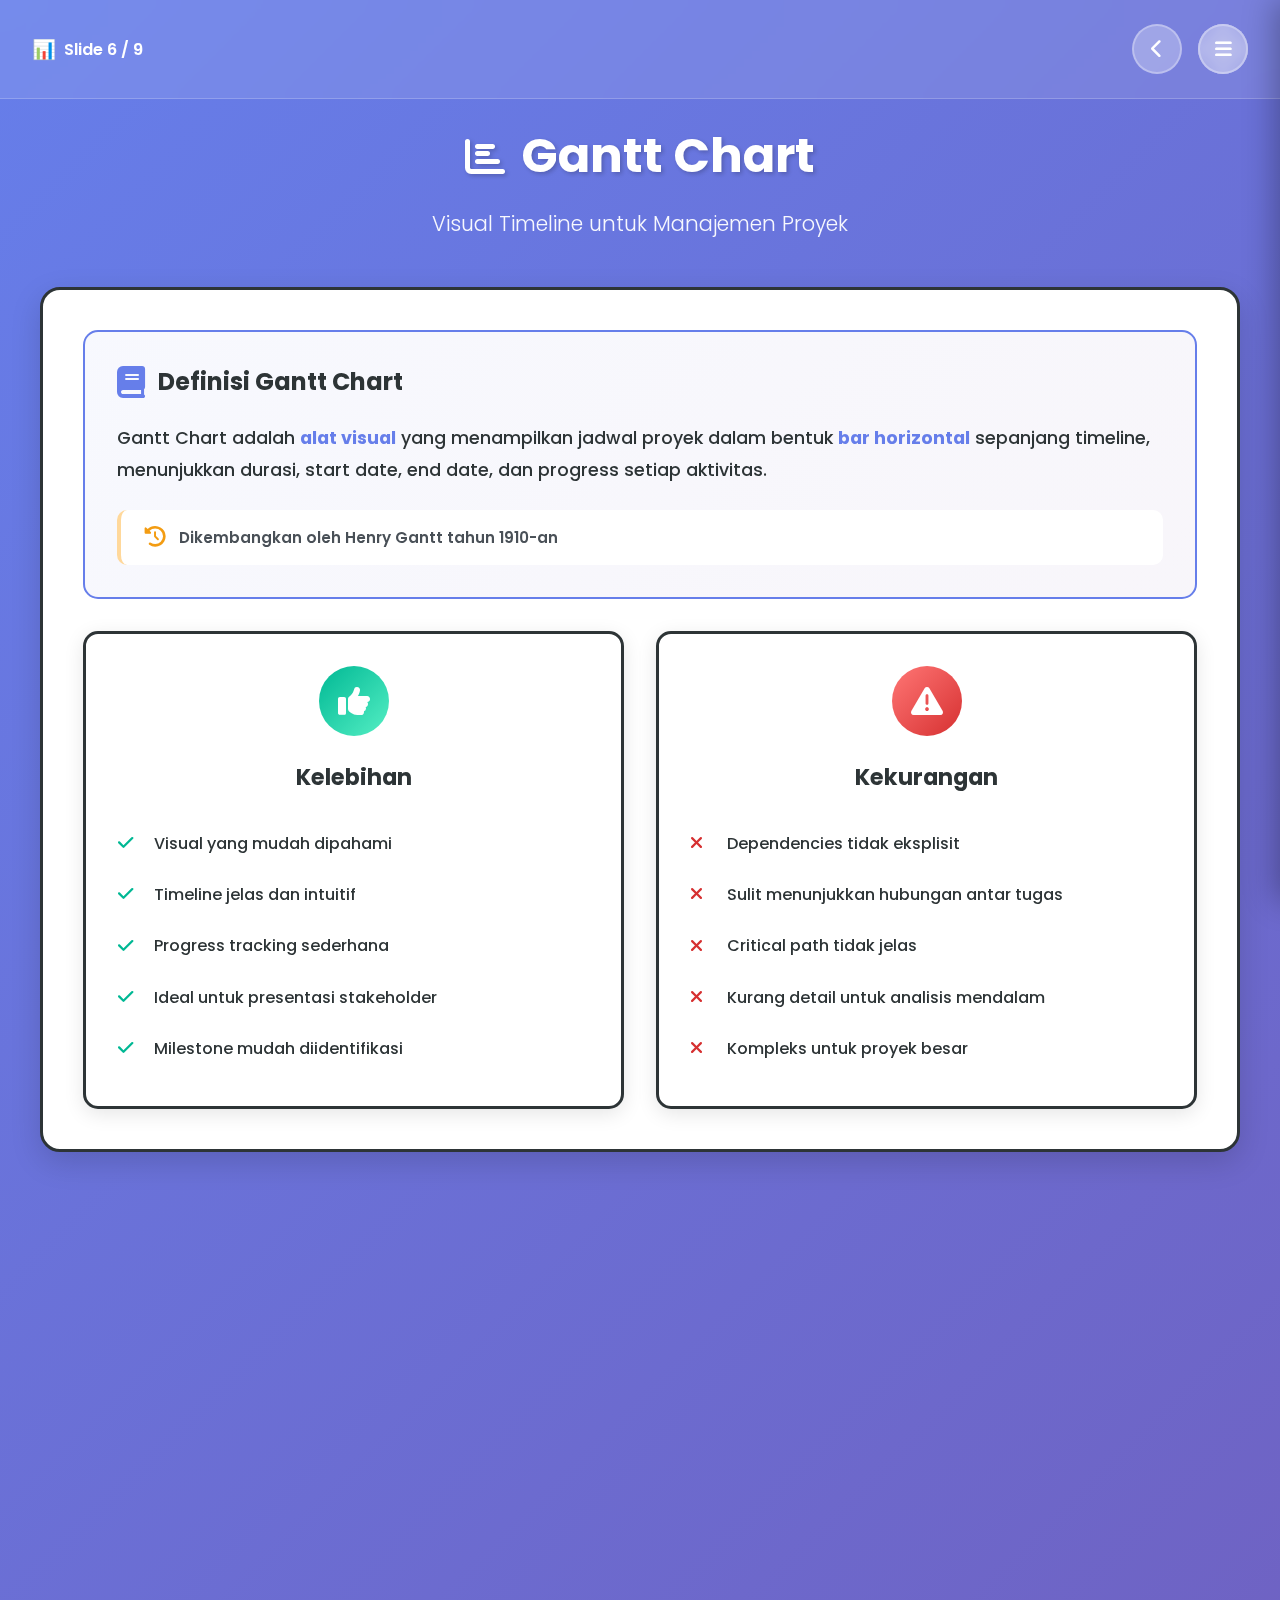
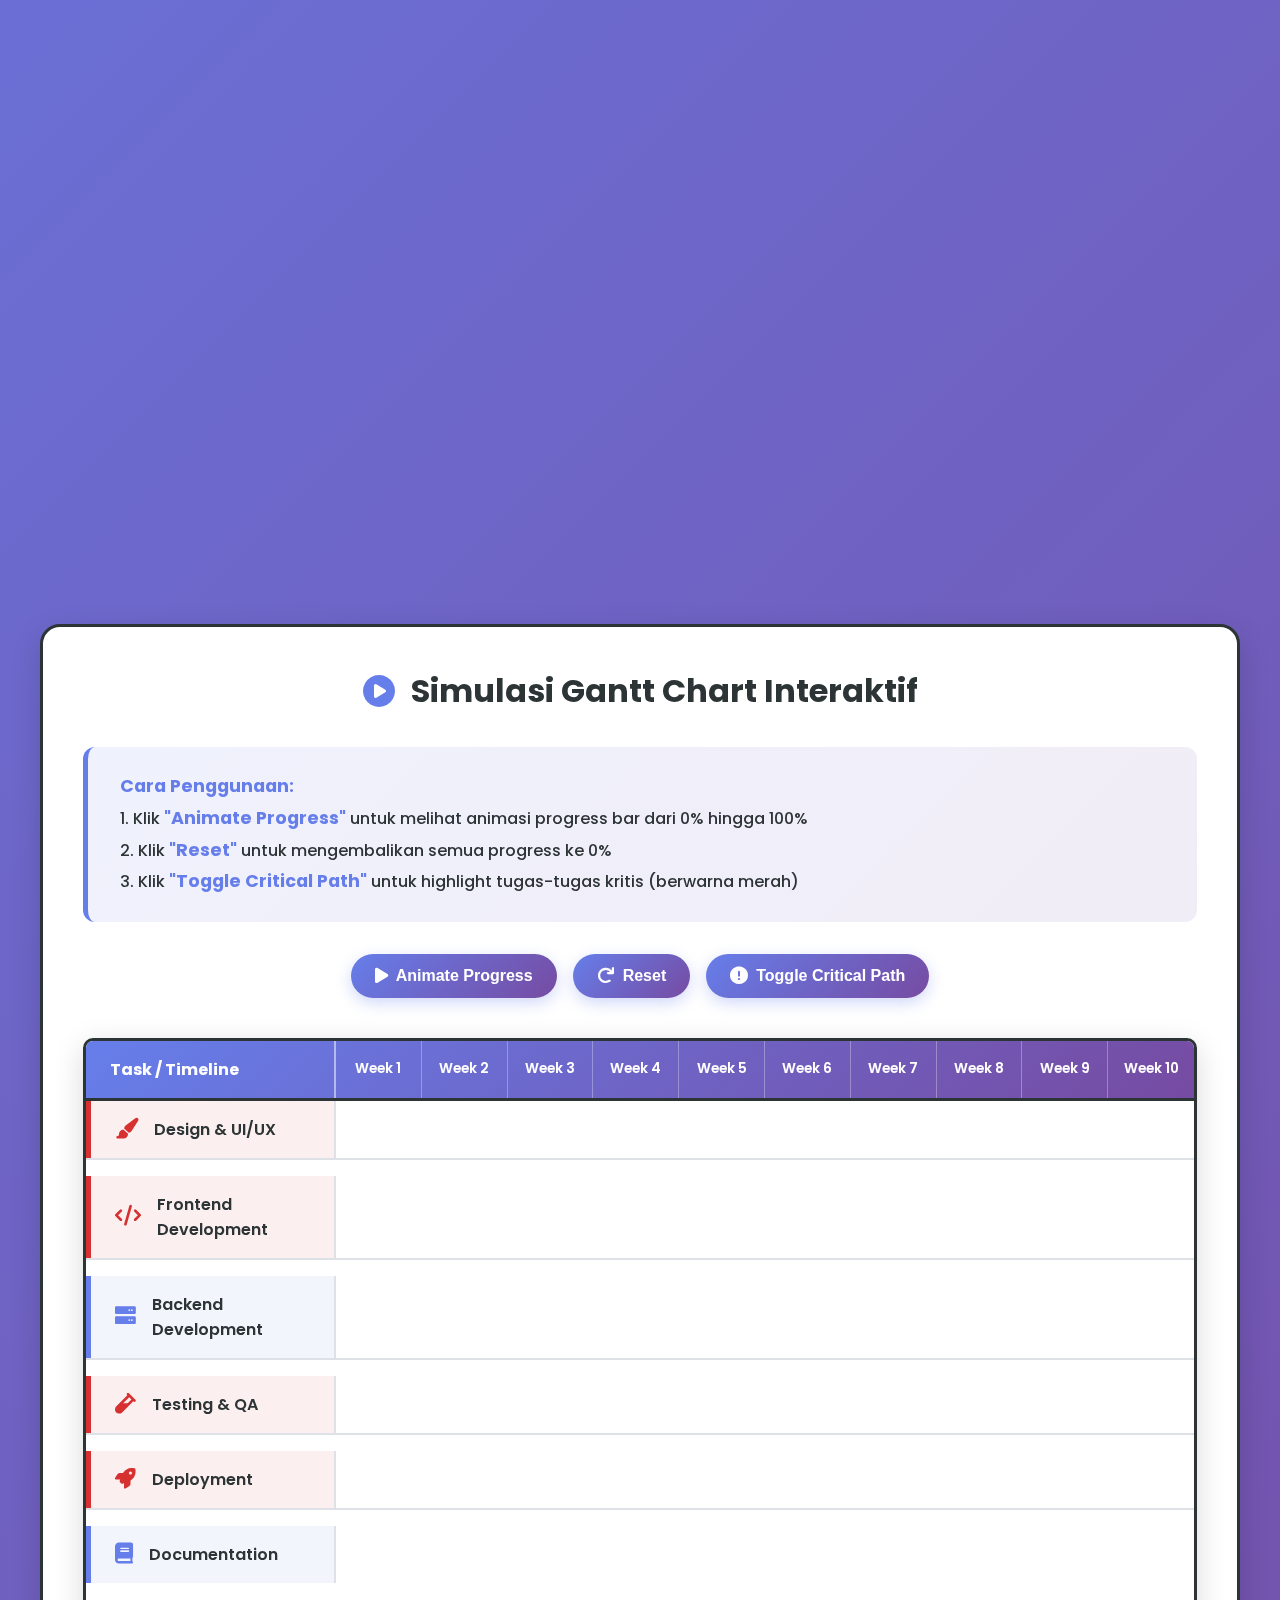
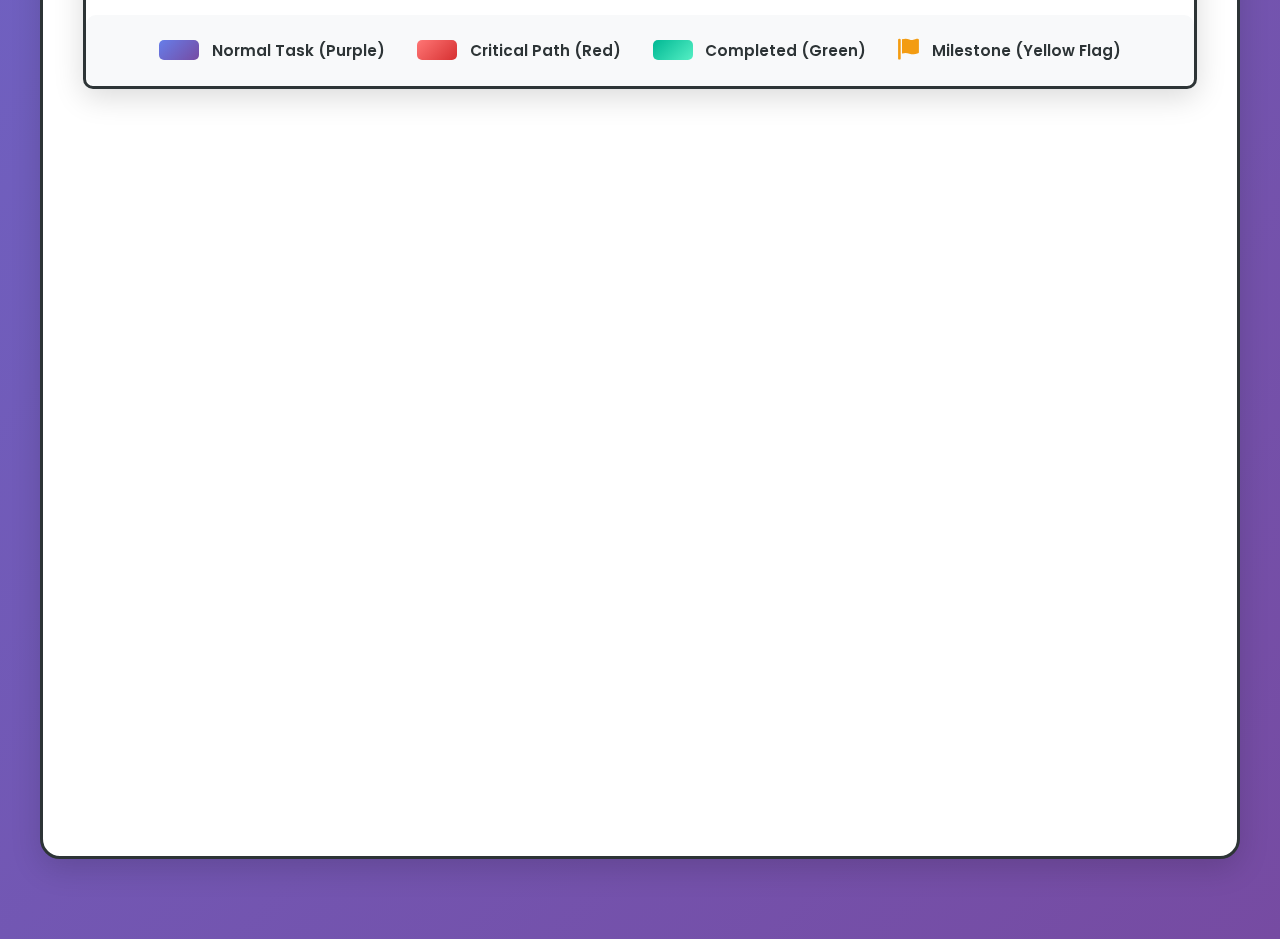
<file: materi5.html>
<!DOCTYPE html>
<html lang="id">
  <head>
    <meta charset="UTF-8" />
    <meta name="viewport" content="width=device-width, initial-scale=1.0" />
    <title>PRIME - Gantt Chart</title>
    <link
      href="https://fonts.googleapis.com/css2?family=Montserrat:wght@300;400;600;700;900&family=Poppins:wght@300;400;500;600;700&display=swap"
      rel="stylesheet"
    />
    <link
      href="https://cdnjs.cloudflare.com/ajax/libs/font-awesome/6.0.0/css/all.min.css"
      rel="stylesheet"
    />
    <link rel="stylesheet" href="slide-styles.css" />
  </head>
  <body class="slide-page">
    <!-- Menu Button -->
    <button class="menu-button" onclick="toggleMenu()">
      <i class="fas fa-bars"></i>
    </button>

    <!-- Slide Navigation -->
    <div class="slide-nav">
      <div class="slide-number">Slide 6 / 9</div>
      <div class="nav-arrows">
        <button class="nav-arrow prev" onclick="location.href='materi4.html'">
          <i class="fas fa-chevron-left"></i>
        </button>
        <button class="nav-arrow next" onclick="location.href='materi6.html'">
          <i class="fas fa-chevron-right"></i>
        </button>
      </div>
    </div>

    <!-- Main Slide Content -->
    <div class="slide-container">
      <div class="slide-content gantt-slide">
        <div class="slide-header">
          <h1 class="slide-title">
            <i class="fas fa-chart-bar"></i>
            Gantt Chart
          </h1>
          <p class="slide-subtitle">Visual Timeline untuk Manajemen Proyek</p>
        </div>

        <!-- Definition & Overview -->
        <div class="gantt-overview">
          <div class="overview-card definition-card animate-fade-in">
            <div class="card-header">
              <i class="fas fa-book"></i>
              <h3>Definisi Gantt Chart</h3>
            </div>
            <p>
              Gantt Chart adalah <strong>alat visual</strong> yang menampilkan
              jadwal proyek dalam bentuk
              <strong>bar horizontal</strong> sepanjang timeline, menunjukkan
              durasi, start date, end date, dan progress setiap aktivitas.
            </p>
            <div class="history-note">
              <i class="fas fa-history"></i>
              <small>Dikembangkan oleh Henry Gantt tahun 1910-an</small>
            </div>
          </div>

          <div class="pros-cons-grid">
            <div class="pros-card animate-slide-left delay-1">
              <div class="card-icon pros">
                <i class="fas fa-thumbs-up"></i>
              </div>
              <h3>Kelebihan</h3>
              <ul>
                <li><i class="fas fa-check"></i> Visual yang mudah dipahami</li>
                <li>
                  <i class="fas fa-check"></i> Timeline jelas dan intuitif
                </li>
                <li>
                  <i class="fas fa-check"></i> Progress tracking sederhana
                </li>
                <li>
                  <i class="fas fa-check"></i> Ideal untuk presentasi
                  stakeholder
                </li>
                <li>
                  <i class="fas fa-check"></i> Milestone mudah diidentifikasi
                </li>
              </ul>
            </div>

            <div class="cons-card animate-slide-right delay-1">
              <div class="card-icon cons">
                <i class="fas fa-exclamation-triangle"></i>
              </div>
              <h3>Kekurangan</h3>
              <ul>
                <li>
                  <i class="fas fa-times"></i> Dependencies tidak eksplisit
                </li>
                <li>
                  <i class="fas fa-times"></i> Sulit menunjukkan hubungan antar
                  tugas
                </li>
                <li><i class="fas fa-times"></i> Critical path tidak jelas</li>
                <li>
                  <i class="fas fa-times"></i> Kurang detail untuk analisis
                  mendalam
                </li>
                <li>
                  <i class="fas fa-times"></i> Kompleks untuk proyek besar
                </li>
              </ul>
            </div>
          </div>
        </div>

        <!-- Anatomy of Gantt Chart -->
        <div class="gantt-anatomy animate-slide-up delay-2">
          <h2 class="section-title">
            <i class="fas fa-microscope"></i>
            Anatomi Gantt Chart
          </h2>

          <div class="anatomy-grid">
            <div class="anatomy-item">
              <div class="anatomy-icon">
                <i class="fas fa-grip-horizontal"></i>
              </div>
              <h4>Task Bar (Balok Tugas)</h4>
              <p>
                Bar horizontal yang menunjukkan durasi dan posisi waktu
                aktivitas (tanpa progress)
              </p>
              <div class="example-task-bar-wrapper">
                <div class="example-task-bar">
                  <span class="example-task-label">Design Phase - 2 weeks</span>
                </div>
              </div>
            </div>

            <div class="anatomy-item">
              <div class="anatomy-icon">
                <i class="fas fa-calendar-alt"></i>
              </div>
              <h4>Timeline (Sumbu Waktu)</h4>
              <p>
                Sumbu horizontal menunjukkan rentang waktu proyek (hari, minggu,
                bulan)
              </p>
              <div class="example-timeline">
                <span>Week 1</span>
                <span>Week 2</span>
                <span>Week 3</span>
                <span>Week 4</span>
              </div>
            </div>

            <div class="anatomy-item">
              <div class="anatomy-icon">
                <i class="fas fa-flag"></i>
              </div>
              <h4>Milestone</h4>
              <p>
                Titik penting atau pencapaian kunci dalam proyek (biasanya
                diamond/rhombus)
              </p>
              <div class="example-milestone-bar">
                <div class="milestone-bar">
                  <span>Testing Phase</span>
                </div>
                <div class="milestone-marker-demo">
                  <i class="fas fa-flag"></i>
                  <span>Launch</span>
                </div>
              </div>
            </div>

            <div class="anatomy-item">
              <div class="anatomy-icon">
                <i class="fas fa-percentage"></i>
              </div>
              <h4>Progress Bar</h4>
              <p>
                Bar dengan indikator persentase penyelesaian tugas yang
                berubah-ubah
              </p>
              <div class="example-progress-wrapper">
                <div class="example-progress-bar">
                  <div class="example-progress-fill">
                    <span class="example-progress-text">25%</span>
                  </div>
                </div>
              </div>
            </div>
          </div>
        </div>

        <!-- Interactive Gantt Chart Simulator -->
        <div class="gantt-simulator animate-fade-in delay-3">
          <h2 class="section-title">
            <i class="fas fa-play-circle"></i>
            Simulasi Gantt Chart Interaktif
          </h2>
          <p class="simulator-desc">
            <strong>Cara Penggunaan:</strong><br />
            1. Klik <strong>"Animate Progress"</strong> untuk melihat animasi
            progress bar dari 0% hingga 100%<br />
            2. Klik <strong>"Reset"</strong> untuk mengembalikan semua progress
            ke 0%<br />
            3. Klik <strong>"Toggle Critical Path"</strong> untuk highlight
            tugas-tugas kritis (berwarna merah)
          </p>

          <div
            class="gantt-controls"
            style="
              opacity: 1 !important;
              pointer-events: auto !important;
              position: relative;
              z-index: 9999;
            "
          >
            <button
              class="control-btn"
              onclick="animateGantt(); console.log('Button 1 clicked');"
              style="
                cursor: pointer !important;
                pointer-events: auto !important;
              "
            >
              <i class="fas fa-play"></i> Animate Progress
            </button>
            <button
              class="control-btn"
              onclick="resetGantt(); console.log('Button 2 clicked');"
              style="
                cursor: pointer !important;
                pointer-events: auto !important;
              "
            >
              <i class="fas fa-redo"></i> Reset
            </button>
            <button
              class="control-btn"
              onclick="toggleCriticalPath(event); console.log('Button 3 clicked');"
              style="
                cursor: pointer !important;
                pointer-events: auto !important;
              "
            >
              <i class="fas fa-exclamation-circle"></i> Toggle Critical Path
            </button>
          </div>

          <div class="gantt-chart-container">
            <!-- Timeline Header -->
            <div class="gantt-timeline">
              <div class="timeline-header">Task / Timeline</div>
              <div class="timeline-dates">
                <span>Week 1</span>
                <span>Week 2</span>
                <span>Week 3</span>
                <span>Week 4</span>
                <span>Week 5</span>
                <span>Week 6</span>
                <span>Week 7</span>
                <span>Week 8</span>
                <span>Week 9</span>
                <span>Week 10</span>
              </div>
            </div>

            <!-- Gantt Rows -->
            <div class="gantt-rows">
    <div class="gantt-row critical" data-task="design">
        <div class="task-label">
            <i class="fas fa-paint-brush"></i>
            <span>Design & UI/UX</span>
        </div>
        <div class="gantt-bar-container">
            <div
                class="gantt-bar"
                style="left: 0%; width: 15%"
                data-progress="0"
            >
                <div class="bar-progress" style="width: 0%"></div>
            </div>
        </div>
    </div>

    <div class="gantt-row critical" data-task="frontend">
        <div class="task-label">
            <i class="fas fa-code"></i>
            <span>Frontend Development</span>
        </div>
        <div class="gantt-bar-container">
            <div
                class="gantt-bar"
                style="left: 0%; width: 35%"
                data-progress="0"
            >
                <div class="bar-progress" style="width: 0%"></div>
            </div>
        </div>
    </div>

    <div class="gantt-row" data-task="backend">
        <div class="task-label">
            <i class="fas fa-server"></i>
            <span>Backend Development</span>
        </div>
        <div class="gantt-bar-container">
            <div
                class="gantt-bar"
                style="left: 0%; width: 60%"
                data-progress="0"
            >
                <div class="bar-progress" style="width: 0%"></div>
            </div>
        </div>
    </div>

    <div class="gantt-row critical" data-task="testing">
        <div class="task-label">
            <i class="fas fa-vial"></i>
            <span>Testing & QA</span>
        </div>
        <div class="gantt-bar-container">
            <div
                class="gantt-bar"
                style="left: 0%; width: 45%"
                data-progress="0"
            >
                <div class="bar-progress" style="width: 0%"></div>
            </div>
        </div>
    </div>

    <div class="gantt-row critical" data-task="deployment">
        <div class="task-label">
            <i class="fas fa-rocket"></i>
            <span>Deployment</span>
        </div>
        <div class="gantt-bar-container">
            <div
                class="gantt-bar"
                style="left: 0%; width: 70%"
                data-progress="0"
            >
                <div class="bar-progress" style="width: 0%"></div>
                <div
                    class="milestone"
                    style="
                        position: absolute;
                        right: -15px;
                        top: 50%;
                        transform: translateY(-50%);
                    "
                >
                    <i class="fas fa-flag"></i>
                    <span class="milestone-label">Launch</span>
                </div>
            </div>
        </div>
    </div>

    <div class="gantt-row" data-task="docs">
        <div class="task-label">
            <i class="fas fa-book"></i>
            <span>Documentation</span>
        </div>
        <div class="gantt-bar-container">
            <div
                class="gantt-bar"
                style="left: 0%; width: 50%"
                data-progress="0"
            >
                <div class="bar-progress" style="width: 0%"></div>
            </div>
        </div>
    </div>
</div>

          <div class="gantt-legend">
            <div class="legend-item">
              <div class="legend-color normal"></div>
              <span>Normal Task (Purple)</span>
            </div>
            <div class="legend-item">
              <div class="legend-color critical"></div>
              <span>Critical Path (Red)</span>
            </div>
            <div class="legend-item">
              <div class="legend-color completed"></div>
              <span>Completed (Green)</span>
            </div>
            <div class="legend-item">
              <i class="fas fa-flag milestone-icon"></i>
              <span>Milestone (Yellow Flag)</span>
            </div>
          </div>
        </div>

        <!-- Key Points -->
        <div class="key-points animate-slide-up delay-4">
          <h3>
            <i class="fas fa-lightbulb"></i> Kapan Menggunakan Gantt Chart?
          </h3>
          <div class="points-grid">
            <div class="point-card">
              <i class="fas fa-users"></i>
              <h4>Komunikasi Stakeholder</h4>
              <p>
                Ideal untuk presentasi ke client, management, atau tim
                non-teknis
              </p>
            </div>
            <div class="point-card">
              <i class="fas fa-chart-line"></i>
              <h4>Progress Tracking</h4>
              <p>Monitoring perkembangan proyek secara visual dan real-time</p>
            </div>
            <div class="point-card">
              <i class="fas fa-calendar-check"></i>
              <h4>Timeline Planning</h4>
              <p>Perencanaan jadwal dengan dependencies sederhana</p>
            </div>
            <div class="point-card">
              <i class="fas fa-clipboard-list"></i>
              <h4>Resource Allocation</h4>
              <p>Visualisasi alokasi tim dan workload per periode</p>
            </div>
          </div>
        </div>
      </div>
    </div>

    <!-- Slide Menu -->
    <div class="slide-menu" id="slideMenu">
      <div class="menu-header">
        <h3>Daftar Materi</h3>
        <button class="close-menu" onclick="toggleMenu()">
          <i class="fas fa-times"></i>
        </button>
      </div>
      <ul class="menu-items">
        <li class="menu-item">
          <a href="index.html"
            ><span class="menu-item-number">0</span
            ><span>Cover - Penjadwalan Proyek</span></a
          >
        </li>
        <li class="menu-item">
          <a href="materi1.html"
            ><span class="menu-item-number">1</span
            ><span>Pengenalan Penjadwalan</span></a
          >
        </li>
        <li class="menu-item">
          <a href="materi2.html"
            ><span class="menu-item-number">2</span
            ><span>Langkah Awal Penjadwalan</span></a
          >
        </li>
        <li class="menu-item">
          <a href="materi3.html"
            ><span class="menu-item-number">3</span
            ><span>Work Breakdown Structure</span></a
          >
        </li>
        <li class="menu-item">
          <a href="materi4.html"
            ><span class="menu-item-number">4</span
            ><span>Metode Penjadwalan</span></a
          >
        </li>
        <li class="menu-item active">
          <a href="materi5.html"
            ><span class="menu-item-number">5</span><span>Gantt Chart</span></a
          >
        </li>
        <li class="menu-item">
          <a href="materi6.html"
            ><span class="menu-item-number">6</span
            ><span>Network Diagram</span></a
          >
        </li>
        <li class="menu-item">
          <a href="materi7.html"
            ><span class="menu-item-number">7</span
            ><span>Studi Kasus E-Commerce</span></a
          >
        </li>
        <li class="menu-item">
          <a href="materi8.html"
            ><span class="menu-item-number">8</span
            ><span>Kesimpulan & Penutup</span></a
          >
        </li>
      </ul>
    </div>

    <script src="script.js"></script>
    <script>
      // Test if functions are loaded
      console.log("Script loaded");
      console.log("animateGantt:", typeof animateGantt);
      console.log("resetGantt:", typeof resetGantt);
      console.log("toggleCriticalPath:", typeof toggleCriticalPath);

      document.addEventListener("keydown", function (e) {
        if (e.key === "ArrowLeft") window.location.href = "materi4.html";
        else if (e.key === "ArrowRight" || e.key === " ") {
          e.preventDefault();
          window.location.href = "materi6.html";
        } else if (e.key === "m" || e.key === "M") toggleMenu();
        else if (e.key === "Escape")
          document.getElementById("slideMenu").classList.remove("active");
      });
    </script>
  </body>
</html>
</file>
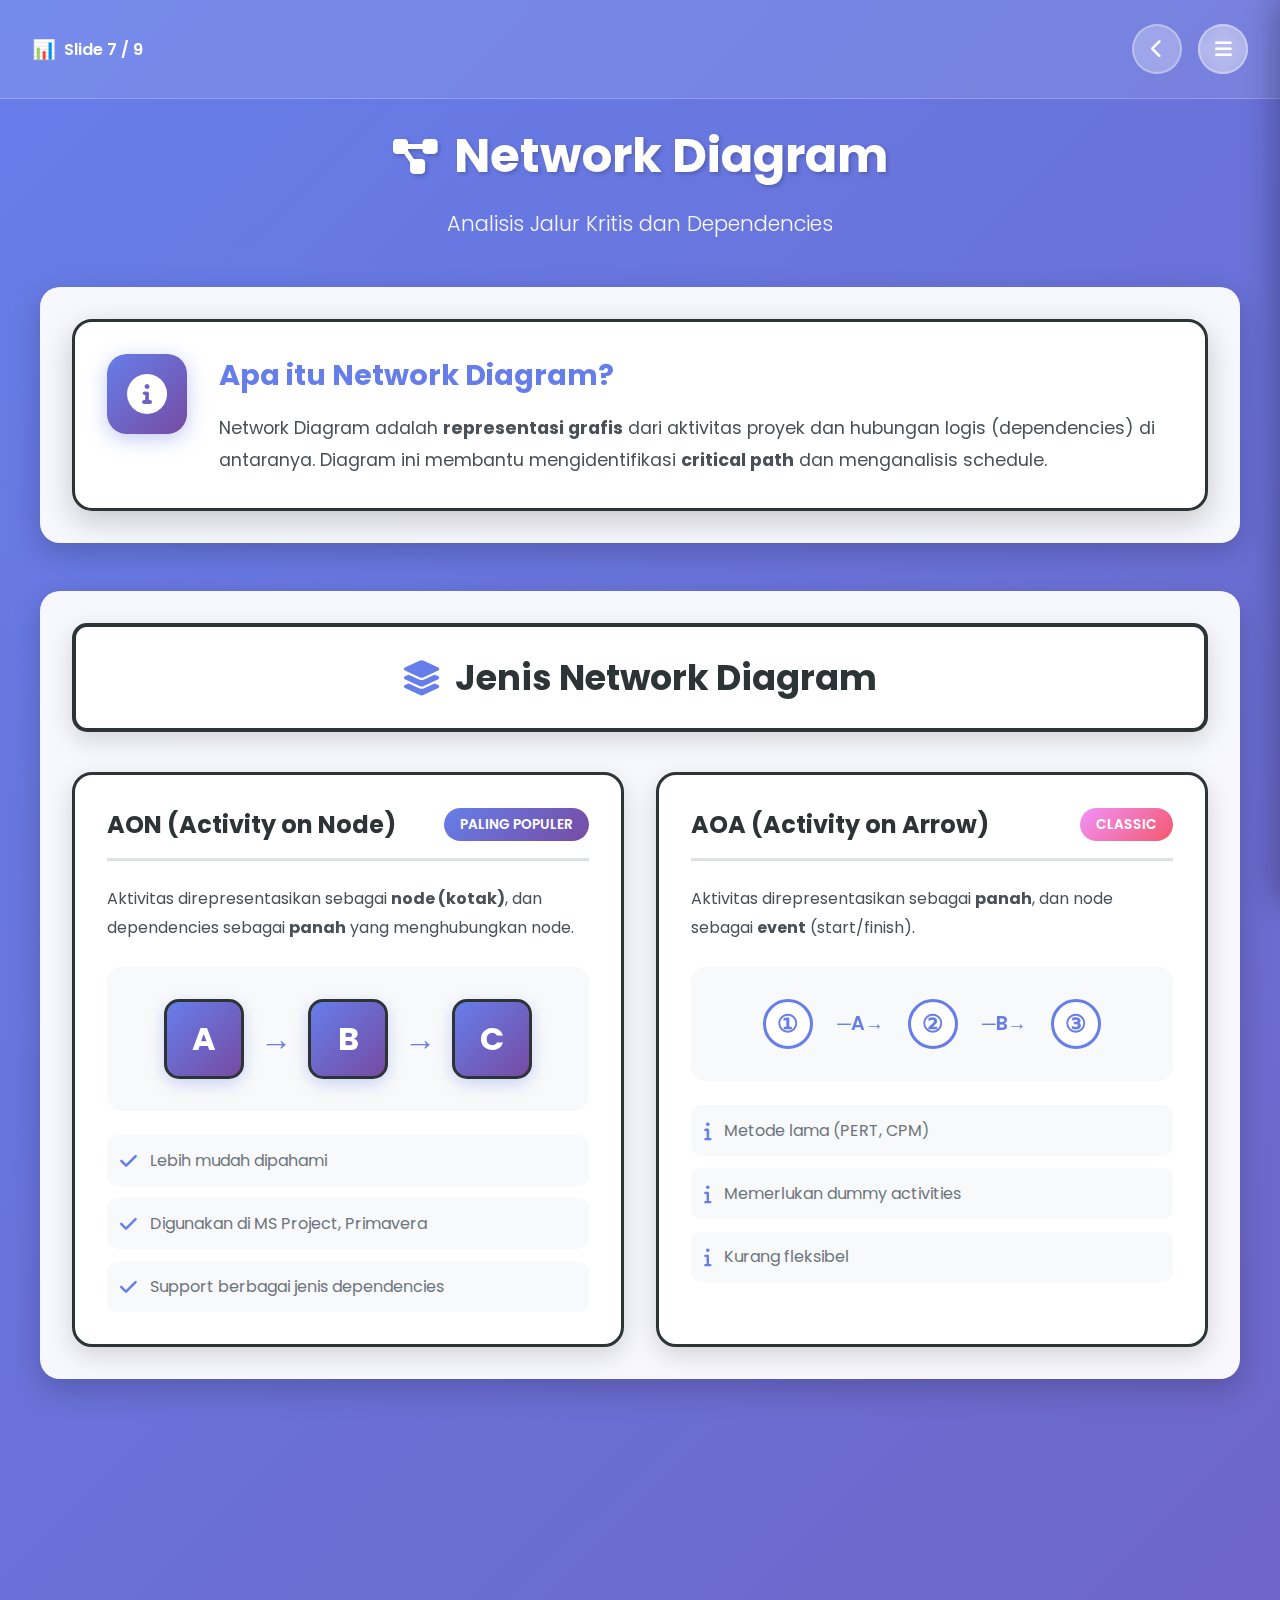
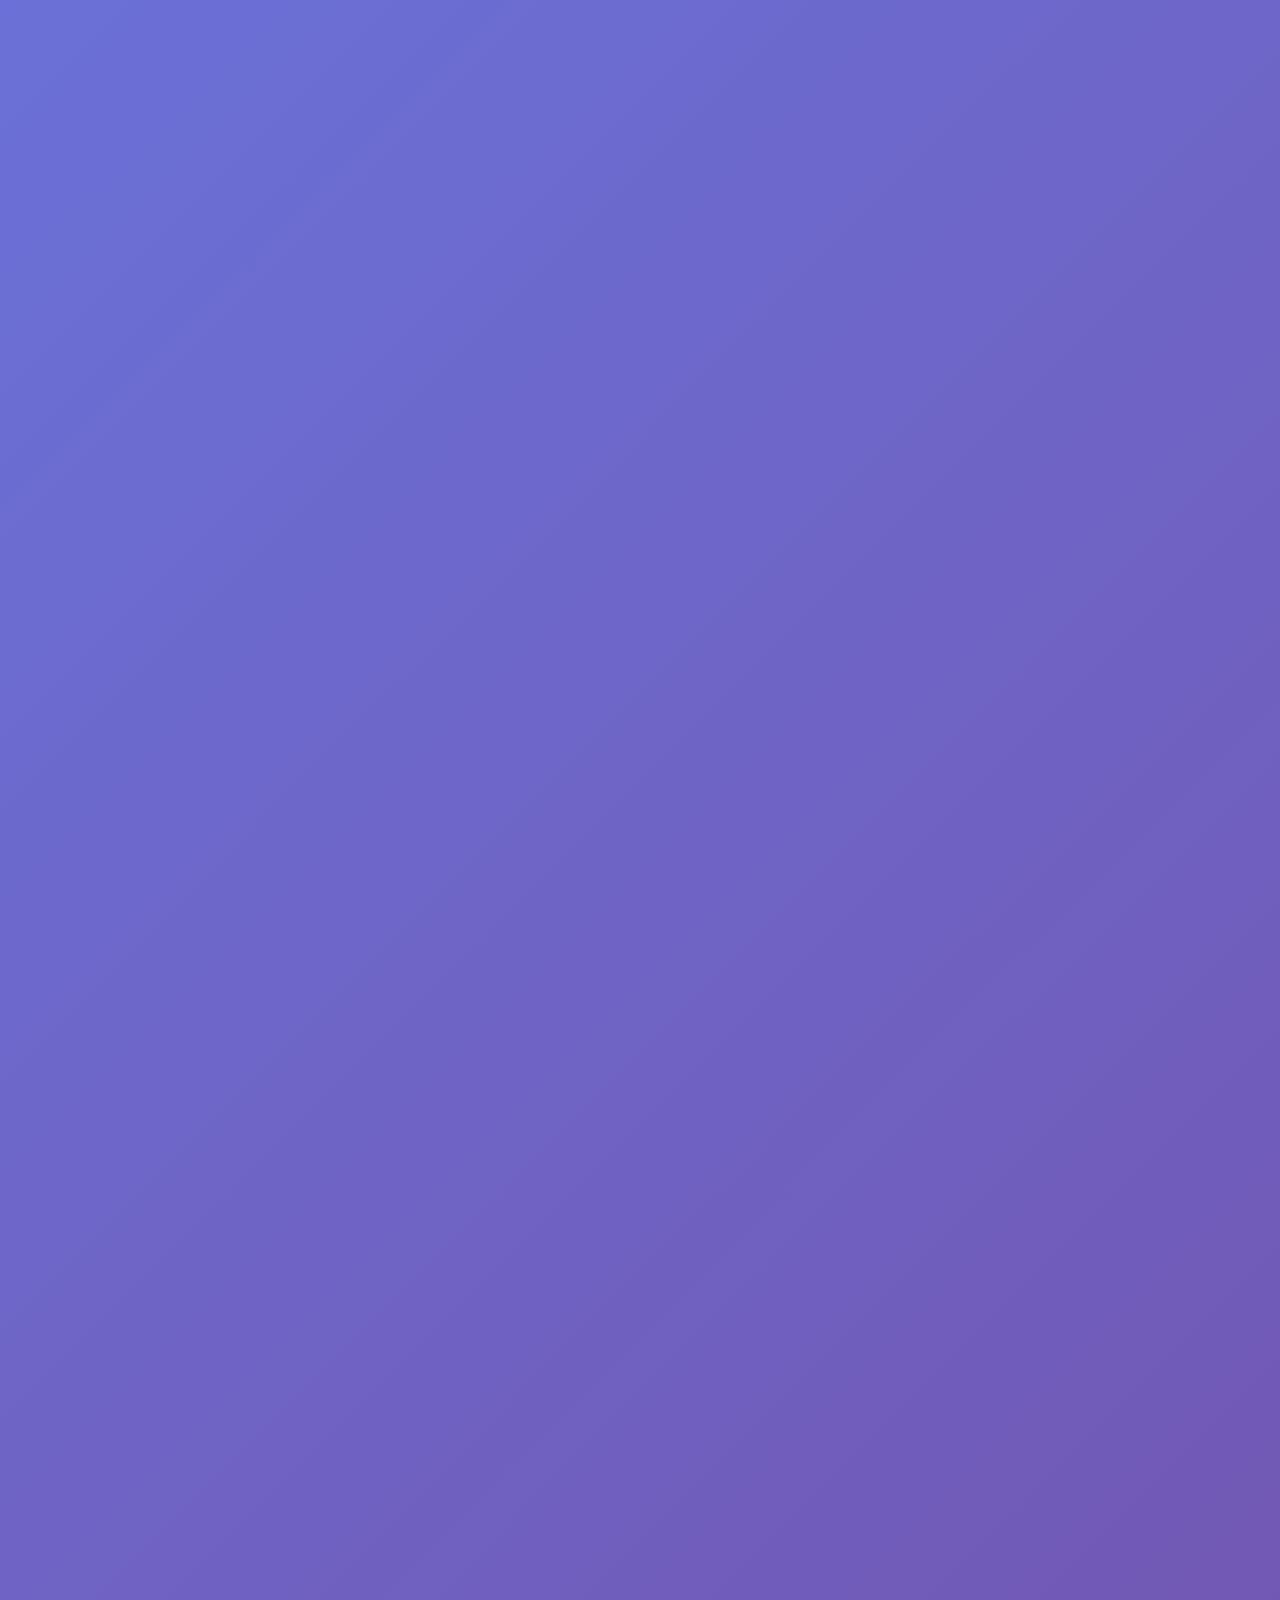
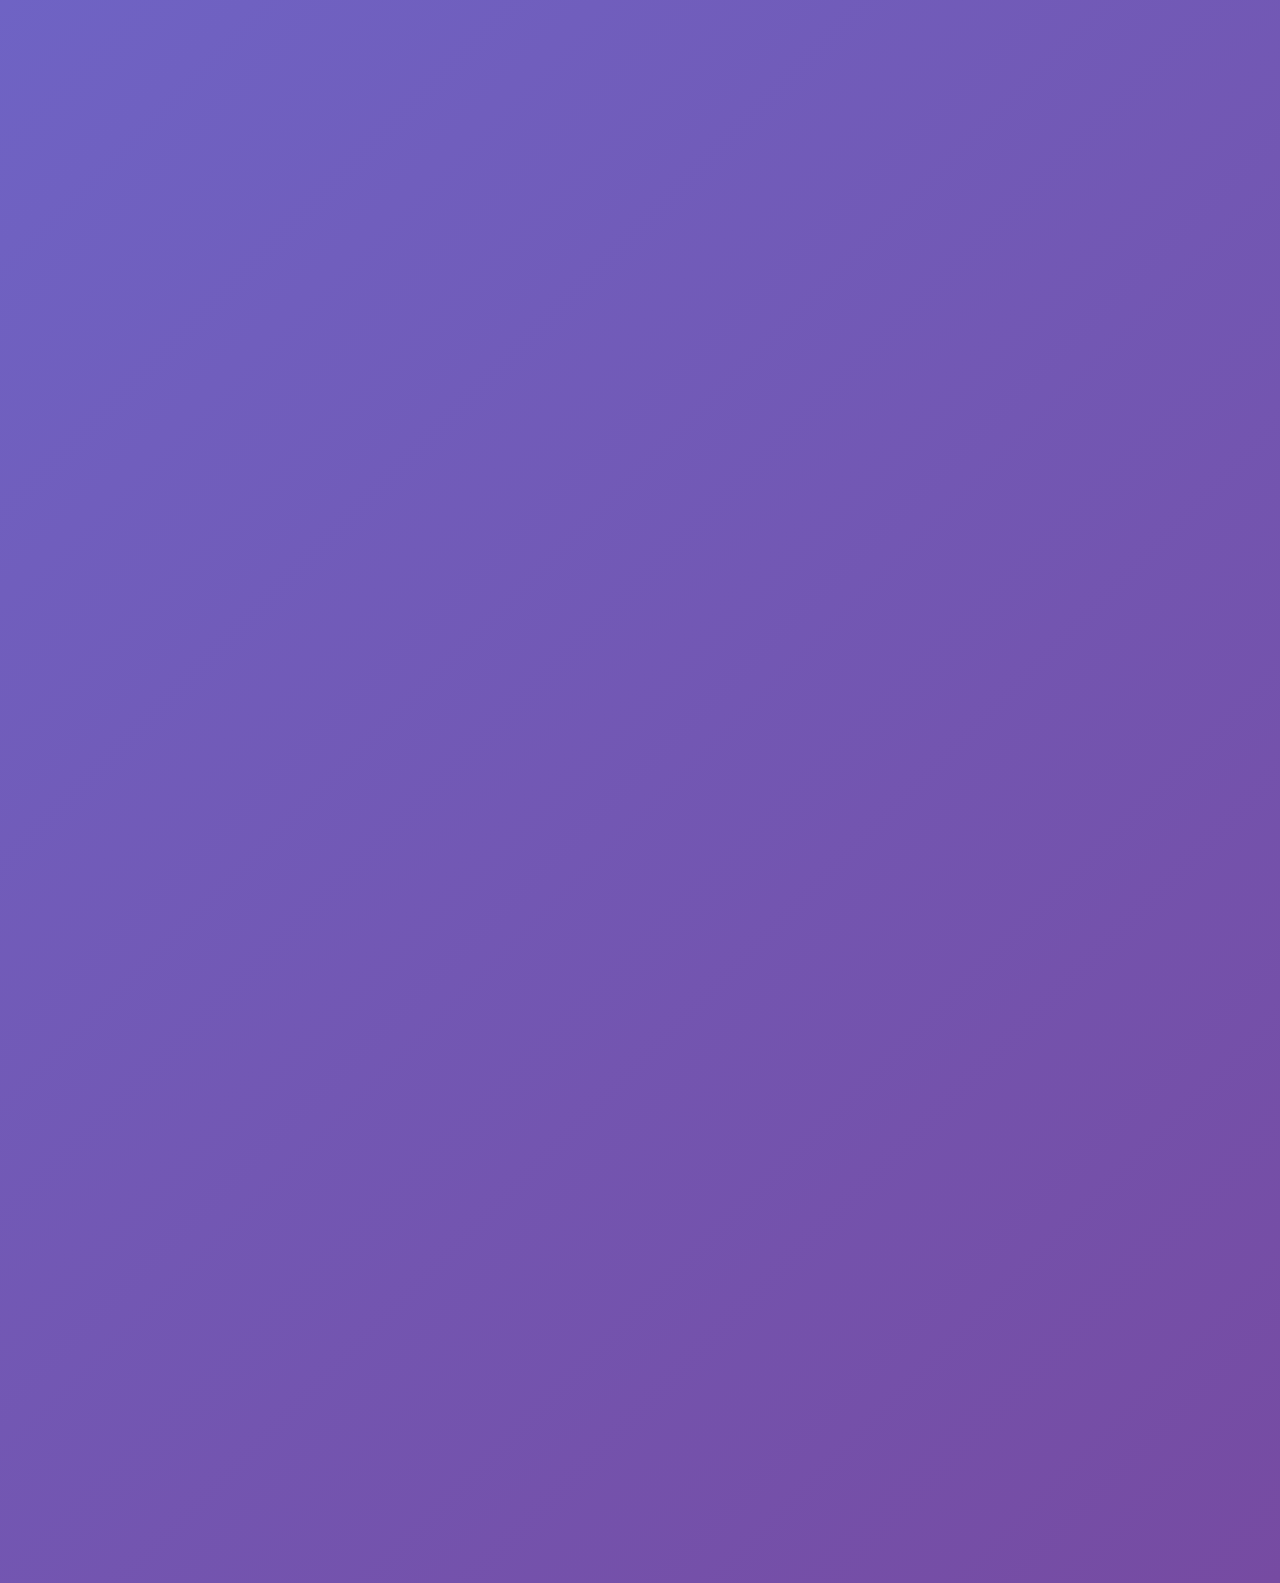
<file: materi6.html>
<!DOCTYPE html>
<html lang="id">
  <head>
    <meta charset="UTF-8" />
    <meta name="viewport" content="width=device-width, initial-scale=1.0" />
    <title>PRIME - Network Diagram</title>

    <!-- Favicon -->
    <link rel="icon" type="image/x-icon" href="logo.ico" />
    <link rel="shortcut icon" type="image/x-icon" href="logo.ico" />

    <link
      href="https://fonts.googleapis.com/css2?family=Montserrat:wght@300;400;600;700;900&family=Poppins:wght@300;400;500;600;700&display=swap"
      rel="stylesheet"
    />
    <link
      href="https://cdnjs.cloudflare.com/ajax/libs/font-awesome/6.0.0/css/all.min.css"
      rel="stylesheet"
    />
    <link rel="stylesheet" href="slide-styles.css" />
  </head>
  <body class="slide-page">
    <!-- Menu Button -->
    <button class="menu-button" onclick="toggleMenu()">
      <i class="fas fa-bars"></i>
    </button>

    <!-- Slide Navigation -->
    <div class="slide-nav">
      <div class="slide-number">Slide 7 / 9</div>
      <div class="nav-arrows">
        <button class="nav-arrow prev" onclick="location.href='materi5.html'">
          <i class="fas fa-chevron-left"></i>
        </button>
        <button class="nav-arrow next" onclick="location.href='materi7.html'">
          <i class="fas fa-chevron-right"></i>
        </button>
      </div>
    </div>

    <!-- Main Slide Content -->
    <div class="slide-container">
      <div class="slide-content network-slide">
        <div class="slide-header">
          <h1 class="slide-title">
            <i class="fas fa-project-diagram"></i>
            Network Diagram
          </h1>
          <p class="slide-subtitle">Analisis Jalur Kritis dan Dependencies</p>
        </div>

        <!-- Definition -->
        <div class="network-intro animate-fade-in">
          <div class="intro-card">
            <div class="intro-icon">
              <i class="fas fa-info-circle"></i>
            </div>
            <div class="intro-content">
              <h3>Apa itu Network Diagram?</h3>
              <p>
                Network Diagram adalah <strong>representasi grafis</strong> dari
                aktivitas proyek dan hubungan logis (dependencies) di antaranya.
                Diagram ini membantu mengidentifikasi
                <strong>critical path</strong> dan menganalisis schedule.
              </p>
            </div>
          </div>
        </div>

        <!-- Types of Network Diagram -->
        <div class="network-types animate-slide-up delay-1">
          <h2 class="section-title">
            <i class="fas fa-layer-group"></i>
            Jenis Network Diagram
          </h2>

          <div class="types-grid">
            <div class="type-card aon-card">
              <div class="type-header">
                <h3>AON (Activity on Node)</h3>
                <span class="type-badge popular">Paling Populer</span>
              </div>
              <div class="type-content">
                <p>
                  Aktivitas direpresentasikan sebagai
                  <strong>node (kotak)</strong>, dan dependencies sebagai
                  <strong>panah</strong> yang menghubungkan node.
                </p>
                <div class="diagram-example">
                  <div class="node-example">
                    <div class="node">A</div>
                    <div class="arrow">→</div>
                    <div class="node">B</div>
                    <div class="arrow">→</div>
                    <div class="node">C</div>
                  </div>
                </div>
                <ul class="type-features">
                  <li><i class="fas fa-check"></i> Lebih mudah dipahami</li>
                  <li>
                    <i class="fas fa-check"></i> Digunakan di MS Project,
                    Primavera
                  </li>
                  <li>
                    <i class="fas fa-check"></i> Support berbagai jenis
                    dependencies
                  </li>
                </ul>
              </div>
            </div>

            <div class="type-card aoa-card">
              <div class="type-header">
                <h3>AOA (Activity on Arrow)</h3>
                <span class="type-badge classic">Classic</span>
              </div>
              <div class="type-content">
                <p>
                  Aktivitas direpresentasikan sebagai <strong>panah</strong>,
                  dan node sebagai <strong>event</strong> (start/finish).
                </p>
                <div class="diagram-example">
                  <div class="aoa-example">
                    <div class="event">①</div>
                    <div class="arrow-label">─A→</div>
                    <div class="event">②</div>
                    <div class="arrow-label">─B→</div>
                    <div class="event">③</div>
                  </div>
                </div>
                <ul class="type-features">
                  <li><i class="fas fa-info"></i> Metode lama (PERT, CPM)</li>
                  <li>
                    <i class="fas fa-info"></i> Memerlukan dummy activities
                  </li>
                  <li><i class="fas fa-info"></i> Kurang fleksibel</li>
                </ul>
              </div>
            </div>
          </div>
        </div>

        <!-- Creating Network Diagram Steps -->
        <div class="creation-steps animate-slide-left delay-2">
          <h2 class="section-title">
            <i class="fas fa-list-ol"></i>
            Langkah Pembuatan Network Diagram
          </h2>

          <div class="steps-timeline">
            <div class="timeline-step">
              <div class="step-marker">1</div>
              <div class="step-content">
                <h4>Identifikasi Aktivitas</h4>
                <p>List semua aktivitas dari WBS</p>
              </div>
            </div>
            <div class="timeline-connector"></div>
            <div class="timeline-step">
              <div class="step-marker">2</div>
              <div class="step-content">
                <h4>Tentukan Dependencies</h4>
                <p>Analisis hubungan antar aktivitas</p>
              </div>
            </div>
            <div class="timeline-connector"></div>
            <div class="timeline-step">
              <div class="step-marker">3</div>
              <div class="step-content">
                <h4>Estimasi Durasi</h4>
                <p>Tetapkan durasi setiap aktivitas</p>
              </div>
            </div>
            <div class="timeline-connector"></div>
            <div class="timeline-step">
              <div class="step-marker">4</div>
              <div class="step-content">
                <h4>Gambar Diagram</h4>
                <p>Susun node dan hubungkan</p>
              </div>
            </div>
            <div class="timeline-connector"></div>
            <div class="timeline-step">
              <div class="step-marker">5</div>
              <div class="step-content">
                <h4>Hitung Critical Path</h4>
                <p>Forward & Backward Pass</p>
              </div>
            </div>
          </div>
        </div>

        <!-- Key Components -->
        <div class="key-components animate-fade-in delay-3">
          <h2 class="section-title">
            <i class="fas fa-puzzle-piece"></i>
            Komponen Kunci Network Diagram
          </h2>

          <div class="components-grid">
            <div class="component-card">
              <div class="component-icon es">ES</div>
              <h4>Early Start (ES)</h4>
              <p>Waktu paling awal aktivitas bisa dimulai</p>
            </div>

            <div class="component-card">
              <div class="component-icon ef">EF</div>
              <h4>Early Finish (EF)</h4>
              <p>Waktu paling awal aktivitas bisa selesai (ES + Duration)</p>
            </div>

            <div class="component-card">
              <div class="component-icon ls">LS</div>
              <h4>Late Start (LS)</h4>
              <p>Waktu paling lambat aktivitas harus dimulai</p>
            </div>

            <div class="component-card">
              <div class="component-icon lf">LF</div>
              <h4>Late Finish (LF)</h4>
              <p>Waktu paling lambat aktivitas harus selesai</p>
            </div>

            <div class="component-card highlight">
              <div class="component-icon float">Float</div>
              <h4>Float / Slack</h4>
              <p>Waktu kelonggaran: LS - ES atau LF - EF</p>
              <div class="formula-box">
                <code>Float = LS - ES = LF - EF</code>
              </div>
            </div>
          </div>
        </div>

        <!-- Critical Path Explanation -->
        <div class="critical-path-section animate-slide-up delay-4">
          <h2 class="section-title critical">
            <i class="fas fa-exclamation-circle"></i>
            Critical Path (Jalur Kritis)
          </h2>

          <div class="critical-explanation">
            <div class="explanation-box">
              <h3>Definisi</h3>
              <p>
                <strong>Critical Path</strong> adalah jalur terpanjang melalui
                network diagram yang menentukan
                <strong>durasi minimum proyek</strong>. Aktivitas pada critical
                path memiliki <strong>float = 0</strong>, artinya tidak ada
                kelonggaran waktu.
              </p>
            </div>

            <div class="importance-grid">
              <div class="importance-card">
                <i class="fas fa-clock"></i>
                <h4>Menentukan Durasi</h4>
                <p>Durasi critical path = durasi total proyek</p>
              </div>
              <div class="importance-card">
                <i class="fas fa-exclamation-triangle"></i>
                <h4>High Risk</h4>
                <p>Delay di critical path = delay seluruh proyek</p>
              </div>
              <div class="importance-card">
                <i class="fas fa-crosshairs"></i>
                <h4>Focus Area</h4>
                <p>Prioritas monitoring dan resource allocation</p>
              </div>
            </div>
          </div>
        </div>

        <!-- Interactive Network Diagram Simulator -->
        <div class="network-simulator animate-fade-in delay-5">
          <h2 class="section-title">
            <i class="fas fa-play-circle"></i>
            Simulasi Network Diagram - Proyek E-commerce
          </h2>

          <div class="simulator-controls">
            <button class="sim-btn" onclick="showCriticalPath()">
              <i class="fas fa-route"></i> Tampilkan Critical Path
            </button>
            <button class="sim-btn" onclick="showAllPaths()">
              <i class="fas fa-project-diagram"></i> Tampilkan Semua Jalur
            </button>
            <button class="sim-btn" onclick="calculateFloat()">
              <i class="fas fa-calculator"></i> Hitung Float
            </button>
          </div>

          <div class="network-canvas">
            <svg width="100%" height="500" viewBox="0 0 1200 500">
              <!-- Node A: Design -->
              <g class="network-node" data-node="A">
                <rect
                  x="50"
                  y="200"
                  width="150"
                  height="100"
                  rx="5"
                  class="node-box"
                />
                <text x="125" y="235" class="node-label">Design & UI/UX</text>
                <text x="125" y="255" class="node-duration">12 hari</text>
                <text x="70" y="220" class="node-es">ES: 0</text>
                <text x="160" y="220" class="node-ef">EF: 12</text>
                <text x="70" y="290" class="node-ls">LS: 0</text>
                <text x="160" y="290" class="node-lf">LF: 12</text>
              </g>

              <!-- Node B: Frontend -->
              <g class="network-node" data-node="B">
                <rect
                  x="300"
                  y="100"
                  width="150"
                  height="100"
                  rx="5"
                  class="node-box"
                />
                <text x="375" y="135" class="node-label">Frontend Dev</text>
                <text x="375" y="155" class="node-duration">20 hari</text>
                <text x="320" y="120" class="node-es">ES: 12</text>
                <text x="410" y="120" class="node-ef">EF: 32</text>
                <text x="320" y="190" class="node-ls">LS: 12</text>
                <text x="410" y="190" class="node-lf">LF: 32</text>
              </g>

              <!-- Node C: Backend -->
              <g class="network-node" data-node="C">
                <rect
                  x="300"
                  y="300"
                  width="150"
                  height="100"
                  rx="5"
                  class="node-box"
                />
                <text x="375" y="335" class="node-label">Backend Dev</text>
                <text x="375" y="355" class="node-duration">25 hari</text>
                <text x="320" y="320" class="node-es">ES: 12</text>
                <text x="410" y="320" class="node-ef">EF: 37</text>
                <text x="320" y="390" class="node-ls">LS: 12</text>
                <text x="410" y="390" class="node-lf">LF: 37</text>
              </g>

              <!-- Node D: Testing -->
              <g class="network-node" data-node="D">
                <rect
                  x="550"
                  y="200"
                  width="150"
                  height="100"
                  rx="5"
                  class="node-box"
                />
                <text x="625" y="235" class="node-label">Testing & QA</text>
                <text x="625" y="255" class="node-duration">10 hari</text>
                <text x="570" y="220" class="node-es">ES: 37</text>
                <text x="660" y="220" class="node-ef">EF: 47</text>
                <text x="570" y="290" class="node-ls">LS: 37</text>
                <text x="660" y="290" class="node-lf">LF: 47</text>
              </g>

              <!-- Node E: Deployment -->
              <g class="network-node" data-node="E">
                <rect
                  x="800"
                  y="200"
                  width="150"
                  height="100"
                  rx="5"
                  class="node-box"
                />
                <text x="875" y="235" class="node-label">Deployment</text>
                <text x="875" y="255" class="node-duration">5 hari</text>
                <text x="820" y="220" class="node-es">ES: 47</text>
                <text x="910" y="220" class="node-ef">EF: 52</text>
                <text x="820" y="290" class="node-ls">LS: 47</text>
                <text x="910" y="290" class="node-lf">LF: 52</text>
              </g>

              <!-- Arrows (Dependencies) -->
              <defs>
                <marker
                  id="arrowhead"
                  markerWidth="10"
                  markerHeight="10"
                  refX="9"
                  refY="3"
                  orient="auto"
                >
                  <polygon points="0 0, 10 3, 0 6" fill="#2C3E50" />
                </marker>
                <marker
                  id="arrowhead-critical"
                  markerWidth="10"
                  markerHeight="10"
                  refX="9"
                  refY="3"
                  orient="auto"
                >
                  <polygon points="0 0, 10 3, 0 6" fill="#E74C3C" />
                </marker>
              </defs>

              <!-- A to B -->
              <line
                x1="200"
                y1="230"
                x2="300"
                y2="150"
                class="dependency-arrow"
                marker-end="url(#arrowhead)"
              />
              <!-- A to C -->
              <line
                x1="200"
                y1="270"
                x2="300"
                y2="350"
                class="dependency-arrow critical-arrow"
                marker-end="url(#arrowhead-critical)"
              />
              <!-- B to D -->
              <line
                x1="450"
                y1="150"
                x2="550"
                y2="230"
                class="dependency-arrow"
                marker-end="url(#arrowhead)"
              />
              <!-- C to D -->
              <line
                x1="450"
                y1="350"
                x2="550"
                y2="270"
                class="dependency-arrow critical-arrow"
                marker-end="url(#arrowhead-critical)"
              />
              <!-- D to E -->
              <line
                x1="700"
                y1="250"
                x2="800"
                y2="250"
                class="dependency-arrow critical-arrow"
                marker-end="url(#arrowhead-critical)"
              />
            </svg>
          </div>

          <div class="path-info" id="pathInfo">
            <h4>Informasi Jalur:</h4>
            <div class="paths-list">
              <div class="path-item">
                <strong>Path 1:</strong> A → B → D → E = 47 hari
              </div>
              <div class="path-item critical-path-item">
                <strong>Path 2 (CRITICAL):</strong> A → C → D → E = 52 hari
                <span class="path-badge">Jalur Terpanjang</span>
              </div>
            </div>
          </div>
        </div>

        <!-- Summary -->
        <div class="network-summary animate-fade-in delay-6">
          <div class="summary-box">
            <i class="fas fa-key"></i>
            <div>
              <h3>Key Takeaway</h3>
              <p>
                Network Diagram memberikan
                <strong>analisis mendalam</strong> tentang dependencies dan
                critical path. Sangat penting untuk
                <strong>perencanaan teknis</strong> dan
                <strong>optimasi schedule</strong>, terutama pada proyek
                kompleks.
              </p>
            </div>
          </div>
        </div>
      </div>
    </div>

    <!-- Slide Menu -->
    <div class="slide-menu" id="slideMenu">
      <div class="menu-header">
        <h3>Daftar Materi</h3>
        <button class="close-menu" onclick="toggleMenu()">
          <i class="fas fa-times"></i>
        </button>
      </div>
      <ul class="menu-items">
        <li class="menu-item">
          <a href="index.html"
            ><span class="menu-item-number">0</span
            ><span>Cover - Penjadwalan Proyek</span></a
          >
        </li>
        <li class="menu-item">
          <a href="materi1.html"
            ><span class="menu-item-number">1</span
            ><span>Pengenalan Penjadwalan</span></a
          >
        </li>
        <li class="menu-item">
          <a href="materi2.html"
            ><span class="menu-item-number">2</span
            ><span>Langkah Awal Penjadwalan</span></a
          >
        </li>
        <li class="menu-item">
          <a href="materi3.html"
            ><span class="menu-item-number">3</span
            ><span>Work Breakdown Structure</span></a
          >
        </li>
        <li class="menu-item">
          <a href="materi4.html"
            ><span class="menu-item-number">4</span
            ><span>Metode Penjadwalan</span></a
          >
        </li>
        <li class="menu-item">
          <a href="materi5.html"
            ><span class="menu-item-number">5</span><span>Gantt Chart</span></a
          >
        </li>
        <li class="menu-item active">
          <a href="materi6.html"
            ><span class="menu-item-number">6</span
            ><span>Network Diagram</span></a
          >
        </li>
        <li class="menu-item">
          <a href="materi7.html"
            ><span class="menu-item-number">7</span
            ><span>Studi Kasus E-Commerce</span></a
          >
        </li>
        <li class="menu-item">
          <a href="materi8.html"
            ><span class="menu-item-number">8</span
            ><span>Kesimpulan & Penutup</span></a
          >
        </li>
      </ul>
    </div>

    <script src="script.js"></script>
    <script>
      document.addEventListener("keydown", function (e) {
        if (e.key === "ArrowLeft") window.location.href = "materi5.html";
        else if (e.key === "ArrowRight" || e.key === " ") {
          e.preventDefault();
          window.location.href = "materi7.html";
        } else if (e.key === "m" || e.key === "M") toggleMenu();
        else if (e.key === "Escape")
          document.getElementById("slideMenu").classList.remove("active");
      });
    </script>

    <!-- Mobile Navigation Buttons -->
    <div class="mobile-nav-buttons">
      <a href="materi5.html" class="mobile-nav-btn mobile-nav-prev">
        <i class="fas fa-chevron-left"></i>
        <span>Sebelumnya</span>
      </a>
      <a href="materi7.html" class="mobile-nav-btn mobile-nav-next">
        <span>Selanjutnya</span>
        <i class="fas fa-chevron-right"></i>
      </a>
    </div>
  </body>
</html>
</file>
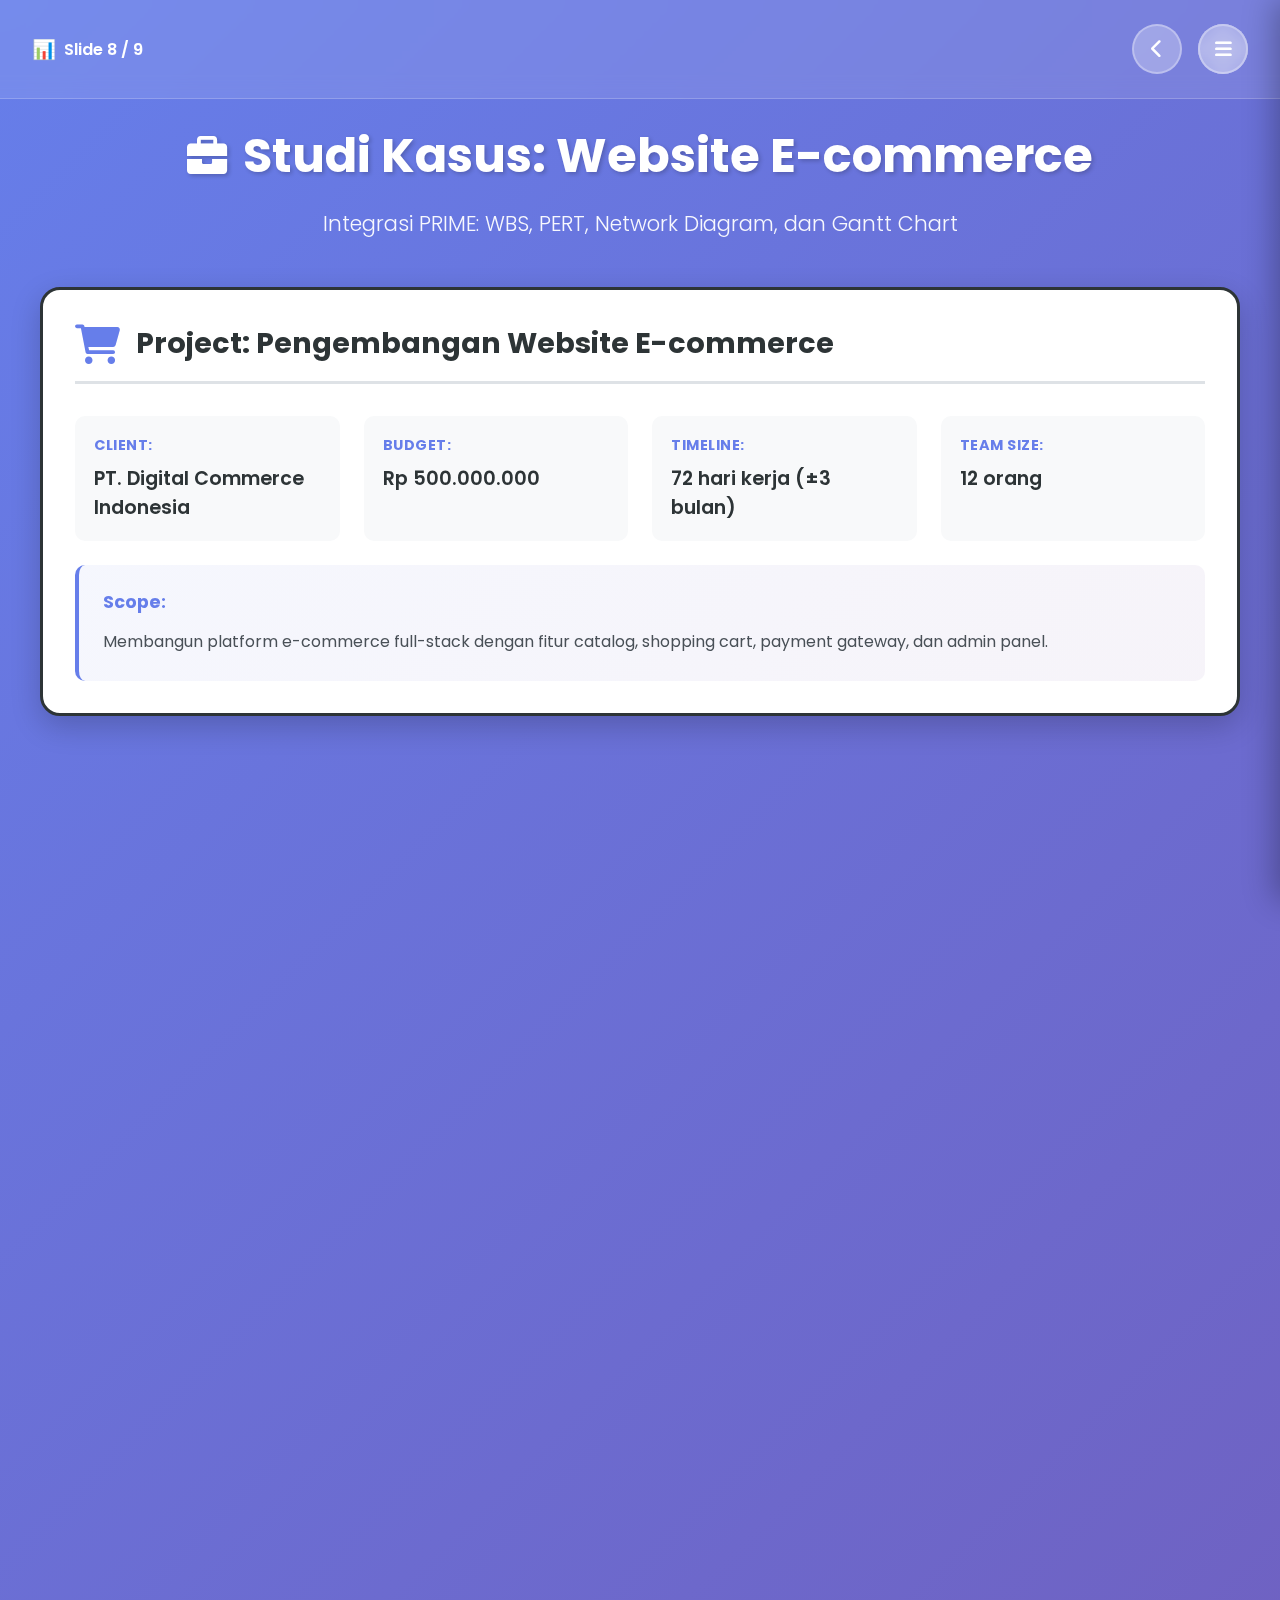
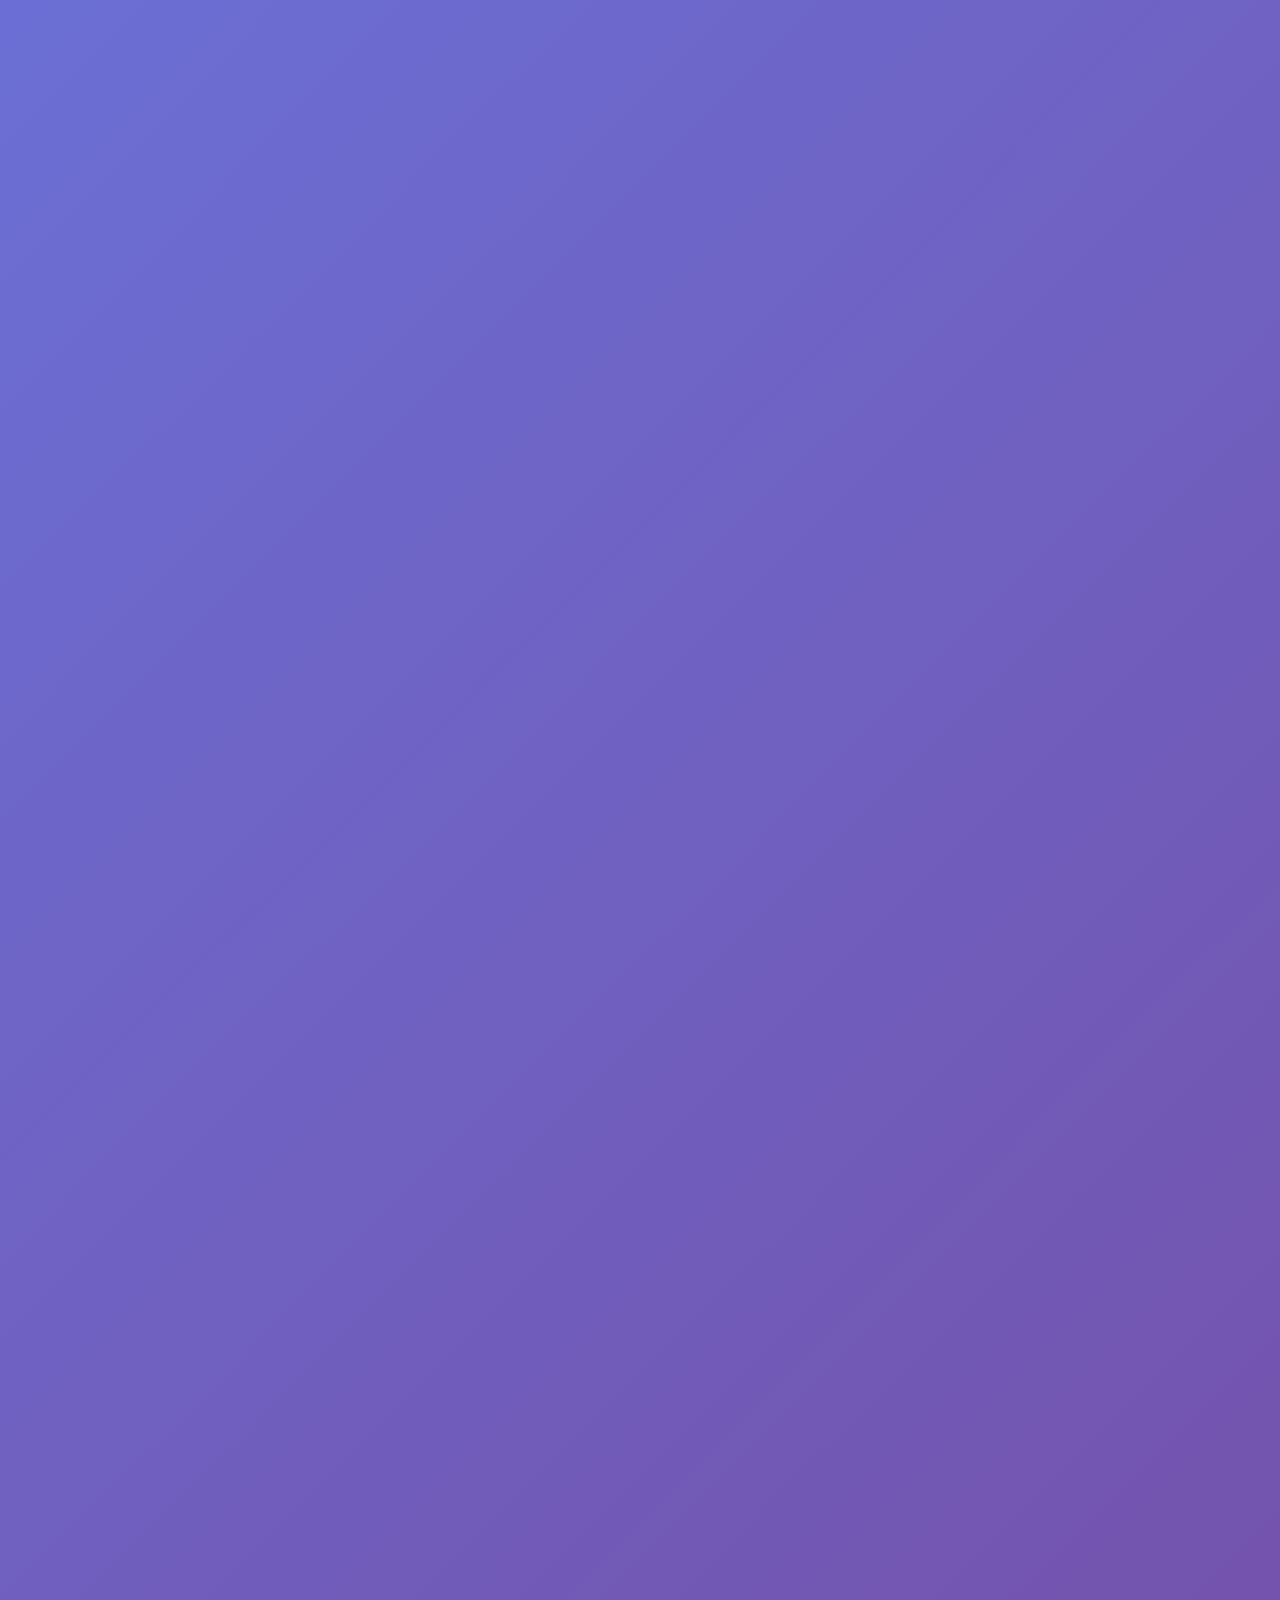
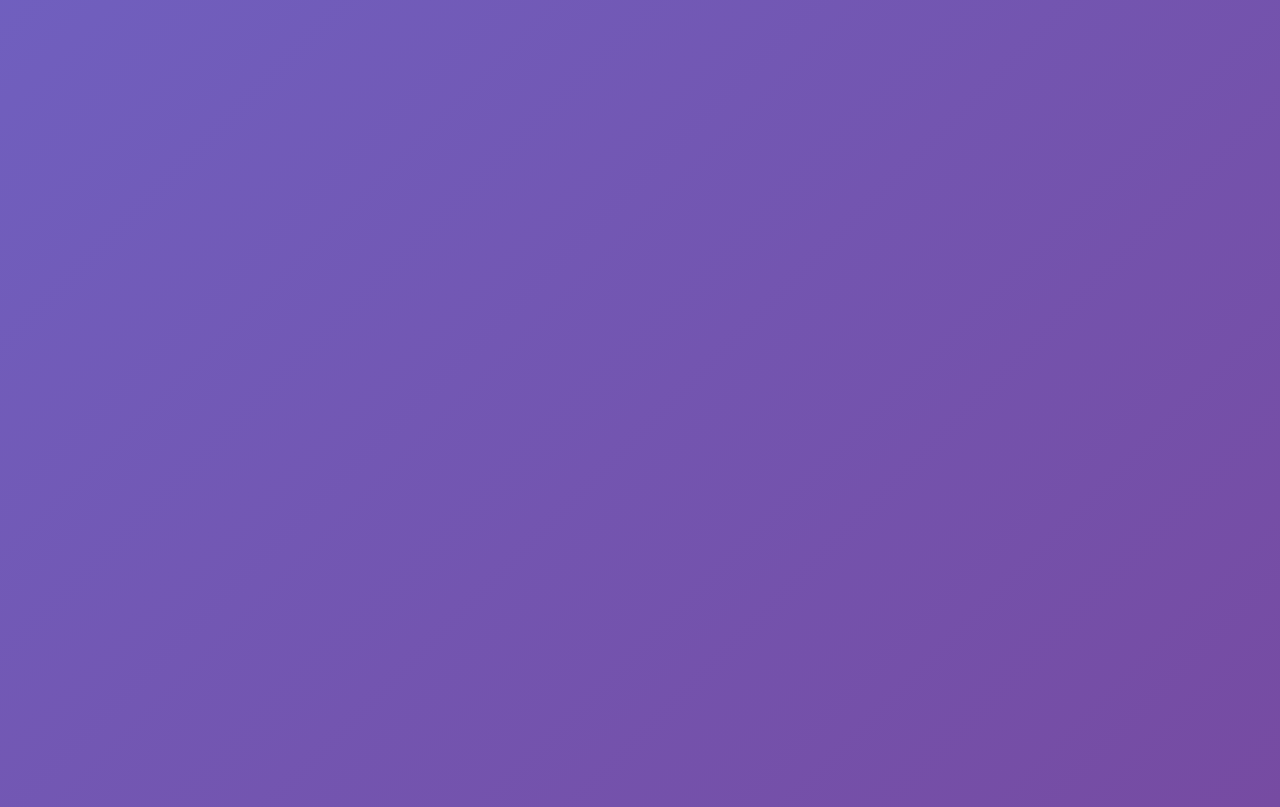
<file: materi7.html>
<!DOCTYPE html>
<html lang="id">
  <head>
    <meta charset="UTF-8" />
    <meta name="viewport" content="width=device-width, initial-scale=1.0" />
    <title>PRIME - Studi Kasus E-commerce</title>
    <link
      href="https://fonts.googleapis.com/css2?family=Montserrat:wght@300;400;600;700;900&family=Poppins:wght@300;400;500;600;700&display=swap"
      rel="stylesheet"
    />
    <link
      href="https://cdnjs.cloudflare.com/ajax/libs/font-awesome/6.0.0/css/all.min.css"
      rel="stylesheet"
    />
    <link rel="stylesheet" href="slide-styles.css" />
  </head>
  <body class="slide-page">
    <!-- Menu Button -->
    <button class="menu-button" onclick="toggleMenu()">
      <i class="fas fa-bars"></i>
    </button>

    <!-- Slide Navigation -->
    <div class="slide-nav">
      <div class="slide-number">Slide 8 / 9</div>
      <div class="nav-arrows">
        <button class="nav-arrow prev" onclick="location.href='materi6.html'">
          <i class="fas fa-chevron-left"></i>
        </button>
        <button class="nav-arrow next" onclick="location.href='materi8.html'">
          <i class="fas fa-chevron-right"></i>
        </button>
      </div>
    </div>

    <!-- Main Slide Content -->
    <div class="slide-container">
      <div class="slide-content case-study-slide">
        <div class="slide-header">
          <h1 class="slide-title">
            <i class="fas fa-briefcase"></i>
            Studi Kasus: Website E-commerce
          </h1>
          <p class="slide-subtitle">
            Integrasi PRIME: WBS, PERT, Network Diagram, dan Gantt Chart
          </p>
        </div>

        <!-- Project Overview -->
        <div class="project-overview animate-fade-in">
          <div class="overview-header">
            <i class="fas fa-shopping-cart"></i>
            <h2>Project: Pengembangan Website E-commerce</h2>
          </div>
          <div class="overview-grid">
            <div class="overview-item">
              <strong>Client:</strong>
              <span>PT. Digital Commerce Indonesia</span>
            </div>
            <div class="overview-item">
              <strong>Budget:</strong>
              <span>Rp 500.000.000</span>
            </div>
            <div class="overview-item">
              <strong>Timeline:</strong>
              <span>72 hari kerja (±3 bulan)</span>
            </div>
            <div class="overview-item">
              <strong>Team Size:</strong>
              <span>12 orang</span>
            </div>
          </div>
          <div class="project-scope">
            <h4>Scope:</h4>
            <p>
              Membangun platform e-commerce full-stack dengan fitur catalog,
              shopping cart, payment gateway, dan admin panel.
            </p>
          </div>
        </div>

        <!-- PRIME Integration Flow -->
        <div class="prime-integration animate-slide-up delay-1">
          <h2 class="section-title">
            <i class="fas fa-star"></i>
            Implementasi PRIME Methodology
          </h2>

          <div class="integration-flow">
            <!-- Step 1: WBS -->
            <div class="integration-step">
              <div class="step-badge">1</div>
              <div class="step-icon wbs">
                <i class="fas fa-sitemap"></i>
              </div>
              <div class="step-details">
                <h3>Work Breakdown Structure (WBS)</h3>
                <p>
                  Dekomposisi proyek menjadi 5 major deliverables dan 17 work
                  packages
                </p>
                <button class="view-detail-btn" onclick="showWBSDetail()">
                  <i class="fas fa-eye"></i> Lihat WBS
                </button>
              </div>
            </div>

            <div class="flow-arrow"><i class="fas fa-arrow-down"></i></div>

            <!-- Step 2: PERT Estimation -->
            <div class="integration-step">
              <div class="step-badge">2</div>
              <div class="step-icon pert">
                <i class="fas fa-calculator"></i>
              </div>
              <div class="step-details">
                <h3>PERT Estimation</h3>
                <p>Three-point estimation untuk setiap work package</p>
                <button class="view-detail-btn" onclick="showPERTDetail()">
                  <i class="fas fa-eye"></i> Lihat Estimasi
                </button>
              </div>
            </div>

            <div class="flow-arrow"><i class="fas fa-arrow-down"></i></div>

            <!-- Step 3: Network Diagram -->
            <div class="integration-step">
              <div class="step-badge">3</div>
              <div class="step-icon network">
                <i class="fas fa-project-diagram"></i>
              </div>
              <div class="step-details">
                <h3>Network Diagram & Critical Path</h3>
                <p>Analisis dependencies dan identifikasi jalur kritis</p>
                <button class="view-detail-btn" onclick="showNetworkDetail()">
                  <i class="fas fa-eye"></i> Lihat Network
                </button>
              </div>
            </div>

            <div class="flow-arrow"><i class="fas fa-arrow-down"></i></div>

            <!-- Step 4: Gantt Chart -->
            <div class="integration-step">
              <div class="step-badge">4</div>
              <div class="step-icon gantt">
                <i class="fas fa-chart-bar"></i>
              </div>
              <div class="step-details">
                <h3>Gantt Chart Visualization</h3>
                <p>Timeline visual untuk stakeholder dan tracking</p>
                <button class="view-detail-btn" onclick="showGanttDetail()">
                  <i class="fas fa-eye"></i> Lihat Gantt
                </button>
              </div>
            </div>
          </div>
        </div>

        <!-- Detailed View Sections (Initially Hidden) -->
        <div class="detail-section" id="wbsDetail" style="display: none">
          <div class="detail-header">
            <h3><i class="fas fa-sitemap"></i> WBS Detail</h3>
            <button class="close-detail" onclick="closeDetail('wbsDetail')">
              <i class="fas fa-times"></i>
            </button>
          </div>
          <div class="wbs-compact">
            <div class="wbs-level-1">
              <strong>1. Design & UI/UX (12 hari)</strong>
              <ul>
                <li>1.1 Wireframe - 3 hari</li>
                <li>1.2 UI Design - 5 hari</li>
                <li>1.3 Responsive Design - 4 hari</li>
              </ul>
            </div>
            <div class="wbs-level-1">
              <strong>2. Frontend Development (20 hari)</strong>
              <ul>
                <li>2.1 Homepage - 5 hari</li>
                <li>2.2 Product Catalog - 7 hari</li>
                <li>2.3 Shopping Cart - 5 hari</li>
                <li>2.4 Checkout Page - 3 hari</li>
              </ul>
            </div>
            <div class="wbs-level-1">
              <strong>3. Backend Development (25 hari)</strong>
              <ul>
                <li>3.1 Database Design - 5 hari</li>
                <li>3.2 API Development - 10 hari</li>
                <li>3.3 Authentication - 6 hari</li>
                <li>3.4 Payment Gateway - 4 hari</li>
              </ul>
            </div>
            <div class="wbs-level-1">
              <strong>4. Testing & QA (10 hari)</strong>
              <ul>
                <li>4.1 Unit Testing - 3 hari</li>
                <li>4.2 Integration Testing - 4 hari</li>
                <li>4.3 UAT - 3 hari</li>
              </ul>
            </div>
            <div class="wbs-level-1">
              <strong>5. Deployment (5 hari)</strong>
              <ul>
                <li>5.1 Server Setup - 2 hari</li>
                <li>5.2 Production Deploy - 2 hari</li>
                <li>5.3 Monitoring Setup - 1 hari</li>
              </ul>
            </div>
          </div>
        </div>

        <div class="detail-section" id="pertDetail" style="display: none">
          <div class="detail-header">
            <h3><i class="fas fa-calculator"></i> PERT Estimation Detail</h3>
            <button class="close-detail" onclick="closeDetail('pertDetail')">
              <i class="fas fa-times"></i>
            </button>
          </div>
          <div class="pert-table-container">
            <table class="pert-table">
              <thead>
                <tr>
                  <th>Aktivitas</th>
                  <th>Optimistic (O)</th>
                  <th>Most Likely (M)</th>
                  <th>Pessimistic (P)</th>
                  <th>Expected Time (TE)</th>
                </tr>
              </thead>
              <tbody>
                <tr>
                  <td>Design & UI/UX</td>
                  <td>10 hari</td>
                  <td>12 hari</td>
                  <td>16 hari</td>
                  <td><strong>12.3 hari</strong></td>
                </tr>
                <tr class="critical-row">
                  <td>Backend Development</td>
                  <td>20 hari</td>
                  <td>25 hari</td>
                  <td>35 hari</td>
                  <td><strong>25.8 hari</strong></td>
                </tr>
                <tr>
                  <td>Frontend Development</td>
                  <td>15 hari</td>
                  <td>20 hari</td>
                  <td>28 hari</td>
                  <td><strong>20.5 hari</strong></td>
                </tr>
                <tr class="critical-row">
                  <td>Testing & QA</td>
                  <td>8 hari</td>
                  <td>10 hari</td>
                  <td>14 hari</td>
                  <td><strong>10.3 hari</strong></td>
                </tr>
                <tr class="critical-row">
                  <td>Deployment</td>
                  <td>4 hari</td>
                  <td>5 hari</td>
                  <td>7 hari</td>
                  <td><strong>5.2 hari</strong></td>
                </tr>
              </tbody>
            </table>
            <div class="table-note">
              <i class="fas fa-info-circle"></i>
              <span
                >Baris berwarna merah menunjukkan aktivitas pada Critical
                Path</span
              >
            </div>
          </div>
        </div>

        <div class="detail-section" id="networkDetail" style="display: none">
          <div class="detail-header">
            <h3>
              <i class="fas fa-project-diagram"></i> Network Diagram & Critical
              Path
            </h3>
            <button class="close-detail" onclick="closeDetail('networkDetail')">
              <i class="fas fa-times"></i>
            </button>
          </div>
          <div class="network-summary">
            <div class="critical-path-box">
              <h4>Jalur Kritis Teridentifikasi:</h4>
              <div class="path-visual">
                <span class="path-node critical">Design</span>
                <i class="fas fa-arrow-right"></i>
                <span class="path-node critical">Backend Dev</span>
                <i class="fas fa-arrow-right"></i>
                <span class="path-node critical">Testing</span>
                <i class="fas fa-arrow-right"></i>
                <span class="path-node critical">Deployment</span>
              </div>
              <div class="path-duration">
                <strong>Total Duration:</strong> 12 + 25 + 10 + 5 =
                <span class="highlight">52 hari</span>
              </div>
            </div>
            <div class="insights-grid">
              <div class="insight-card">
                <i class="fas fa-exclamation-triangle"></i>
                <p>
                  <strong>Backend Development</strong> adalah bottleneck
                  terbesar (25 hari)
                </p>
              </div>
              <div class="insight-card">
                <i class="fas fa-users"></i>
                <p>Frontend bisa parallel dengan Backend (Float: 5 hari)</p>
              </div>
              <div class="insight-card">
                <i class="fas fa-stopwatch"></i>
                <p>Delay pada critical path langsung impact total durasi</p>
              </div>
            </div>
          </div>
        </div>

        <div class="detail-section" id="ganttDetail" style="display: none">
          <div class="detail-header">
            <h3><i class="fas fa-chart-bar"></i> Gantt Chart Visualization</h3>
            <button class="close-detail" onclick="closeDetail('ganttDetail')">
              <i class="fas fa-times"></i>
            </button>
          </div>
          <div class="gantt-preview">
            <p class="preview-note">
              Gantt Chart menampilkan timeline visual untuk komunikasi dengan
              stakeholder
            </p>
            <div class="mini-gantt">
              <div class="gantt-row">
                <span class="task-name">Design</span>
                <div
                  class="gantt-bar critical-bar"
                  style="left: 0%; width: 23%"
                >
                  Week 1-2
                </div>
              </div>
              <div class="gantt-row">
                <span class="task-name">Frontend</span>
                <div class="gantt-bar normal-bar" style="left: 23%; width: 38%">
                  Week 3-6
                </div>
              </div>
              <div class="gantt-row">
                <span class="task-name">Backend</span>
                <div
                  class="gantt-bar critical-bar"
                  style="left: 23%; width: 48%"
                >
                  Week 3-7
                </div>
              </div>
              <div class="gantt-row">
                <span class="task-name">Testing</span>
                <div
                  class="gantt-bar critical-bar"
                  style="left: 71%; width: 19%"
                >
                  Week 8-9
                </div>
              </div>
              <div class="gantt-row">
                <span class="task-name">Deploy</span>
                <div
                  class="gantt-bar critical-bar"
                  style="left: 90%; width: 10%"
                >
                  Week 10
                </div>
              </div>
            </div>
            <div class="gantt-legend-mini">
              <span
                ><div class="legend-box critical-box"></div>
                Critical Path</span
              >
              <span
                ><div class="legend-box normal-box"></div>
                Normal Task</span
              >
            </div>
          </div>
        </div>

        <!-- Key Findings -->
        <div class="key-findings animate-fade-in delay-2">
          <h2 class="section-title">
            <i class="fas fa-search"></i>
            Key Findings dari Analisis
          </h2>

          <div class="findings-grid">
            <div class="finding-card">
              <div class="finding-number">1</div>
              <h4>Critical Path Identification</h4>
              <p>
                Jalur kritis: Design → Backend → Testing → Deployment (52 hari).
                Fokus monitoring pada aktivitas ini.
              </p>
            </div>

            <div class="finding-card">
              <div class="finding-number">2</div>
              <h4>Parallelization Opportunity</h4>
              <p>
                Frontend dapat dikerjakan parallel dengan Backend, menghemat
                total waktu proyek.
              </p>
            </div>

            <div class="finding-card">
              <div class="finding-number">3</div>
              <h4>Resource Optimization</h4>
              <p>
                Backend team adalah critical resource. Pertimbangkan menambah
                developer jika ada delay.
              </p>
            </div>

            <div class="finding-card">
              <div class="finding-number">4</div>
              <h4>Risk Mitigation</h4>
              <p>
                Buffer time 10% direkomendasikan pada critical path activities
                untuk handle uncertainty.
              </p>
            </div>
          </div>
        </div>

        <!-- Success Metrics -->
        <div class="success-metrics animate-slide-up delay-3">
          <h2 class="section-title">
            <i class="fas fa-trophy"></i>
            Success Metrics
          </h2>

          <div class="metrics-grid">
            <div class="metric-card on-time">
              <i class="fas fa-clock"></i>
              <div class="metric-value">52 hari</div>
              <div class="metric-label">Estimated Duration</div>
              <div class="metric-status">On Schedule</div>
            </div>

            <div class="metric-card on-budget">
              <i class="fas fa-dollar-sign"></i>
              <div class="metric-value">100%</div>
              <div class="metric-label">Budget Allocation</div>
              <div class="metric-status">Within Budget</div>
            </div>

            <div class="metric-card quality">
              <i class="fas fa-check-circle"></i>
              <div class="metric-value">17</div>
              <div class="metric-label">Work Packages</div>
              <div class="metric-status">Well-Defined</div>
            </div>

            <div class="metric-card team">
              <i class="fas fa-users"></i>
              <div class="metric-value">12</div>
              <div class="metric-label">Team Members</div>
              <div class="metric-status">Allocated</div>
            </div>
          </div>
        </div>

        <!-- Conclusion -->
        <div class="case-conclusion animate-fade-in delay-4">
          <div class="conclusion-box">
            <i class="fas fa-lightbulb"></i>
            <div>
              <h3>Kesimpulan Studi Kasus</h3>
              <p>
                Dengan mengintegrasikan
                <strong>WBS, PERT, Network Diagram, dan Gantt Chart</strong>
                melalui metodologi PRIME, proyek e-commerce dapat direncanakan
                dengan detail yang comprehensive. Critical path analysis
                membantu focus pada aktivitas kunci, sementara Gantt Chart
                memberikan visualisasi yang jelas untuk komunikasi stakeholder.
                Kombinasi ini menghasilkan
                <strong>perencanaan yang solid dan executable</strong>.
              </p>
            </div>
          </div>
        </div>
      </div>
    </div>

    <!-- Slide Menu -->
    <div class="slide-menu" id="slideMenu">
      <div class="menu-header">
        <h3>Daftar Materi</h3>
        <button class="close-menu" onclick="toggleMenu()">
          <i class="fas fa-times"></i>
        </button>
      </div>
      <ul class="menu-items">
        <li class="menu-item">
          <a href="index.html"
            ><span class="menu-item-number">0</span
            ><span>Cover - Penjadwalan Proyek</span></a
          >
        </li>
        <li class="menu-item">
          <a href="materi1.html"
            ><span class="menu-item-number">1</span
            ><span>Pengenalan Penjadwalan</span></a
          >
        </li>
        <li class="menu-item">
          <a href="materi2.html"
            ><span class="menu-item-number">2</span
            ><span>Langkah Awal Penjadwalan</span></a
          >
        </li>
        <li class="menu-item">
          <a href="materi3.html"
            ><span class="menu-item-number">3</span
            ><span>Work Breakdown Structure</span></a
          >
        </li>
        <li class="menu-item">
          <a href="materi4.html"
            ><span class="menu-item-number">4</span
            ><span>Metode Penjadwalan</span></a
          >
        </li>
        <li class="menu-item">
          <a href="materi5.html"
            ><span class="menu-item-number">5</span><span>Gantt Chart</span></a
          >
        </li>
        <li class="menu-item">
          <a href="materi6.html"
            ><span class="menu-item-number">6</span
            ><span>Network Diagram</span></a
          >
        </li>
        <li class="menu-item active">
          <a href="materi7.html"
            ><span class="menu-item-number">7</span
            ><span>Studi Kasus E-Commerce</span></a
          >
        </li>
        <li class="menu-item">
          <a href="materi8.html"
            ><span class="menu-item-number">8</span
            ><span>Kesimpulan & Penutup</span></a
          >
        </li>
      </ul>
    </div>

    <script src="script.js"></script>
    <script>
      document.addEventListener("keydown", function (e) {
        if (e.key === "ArrowLeft") window.location.href = "materi6.html";
        else if (e.key === "ArrowRight" || e.key === " ") {
          e.preventDefault();
          window.location.href = "materi8.html";
        } else if (e.key === "m" || e.key === "M") toggleMenu();
        else if (e.key === "Escape")
          document.getElementById("slideMenu").classList.remove("active");
      });
    </script>
  </body>
</html>
</file>
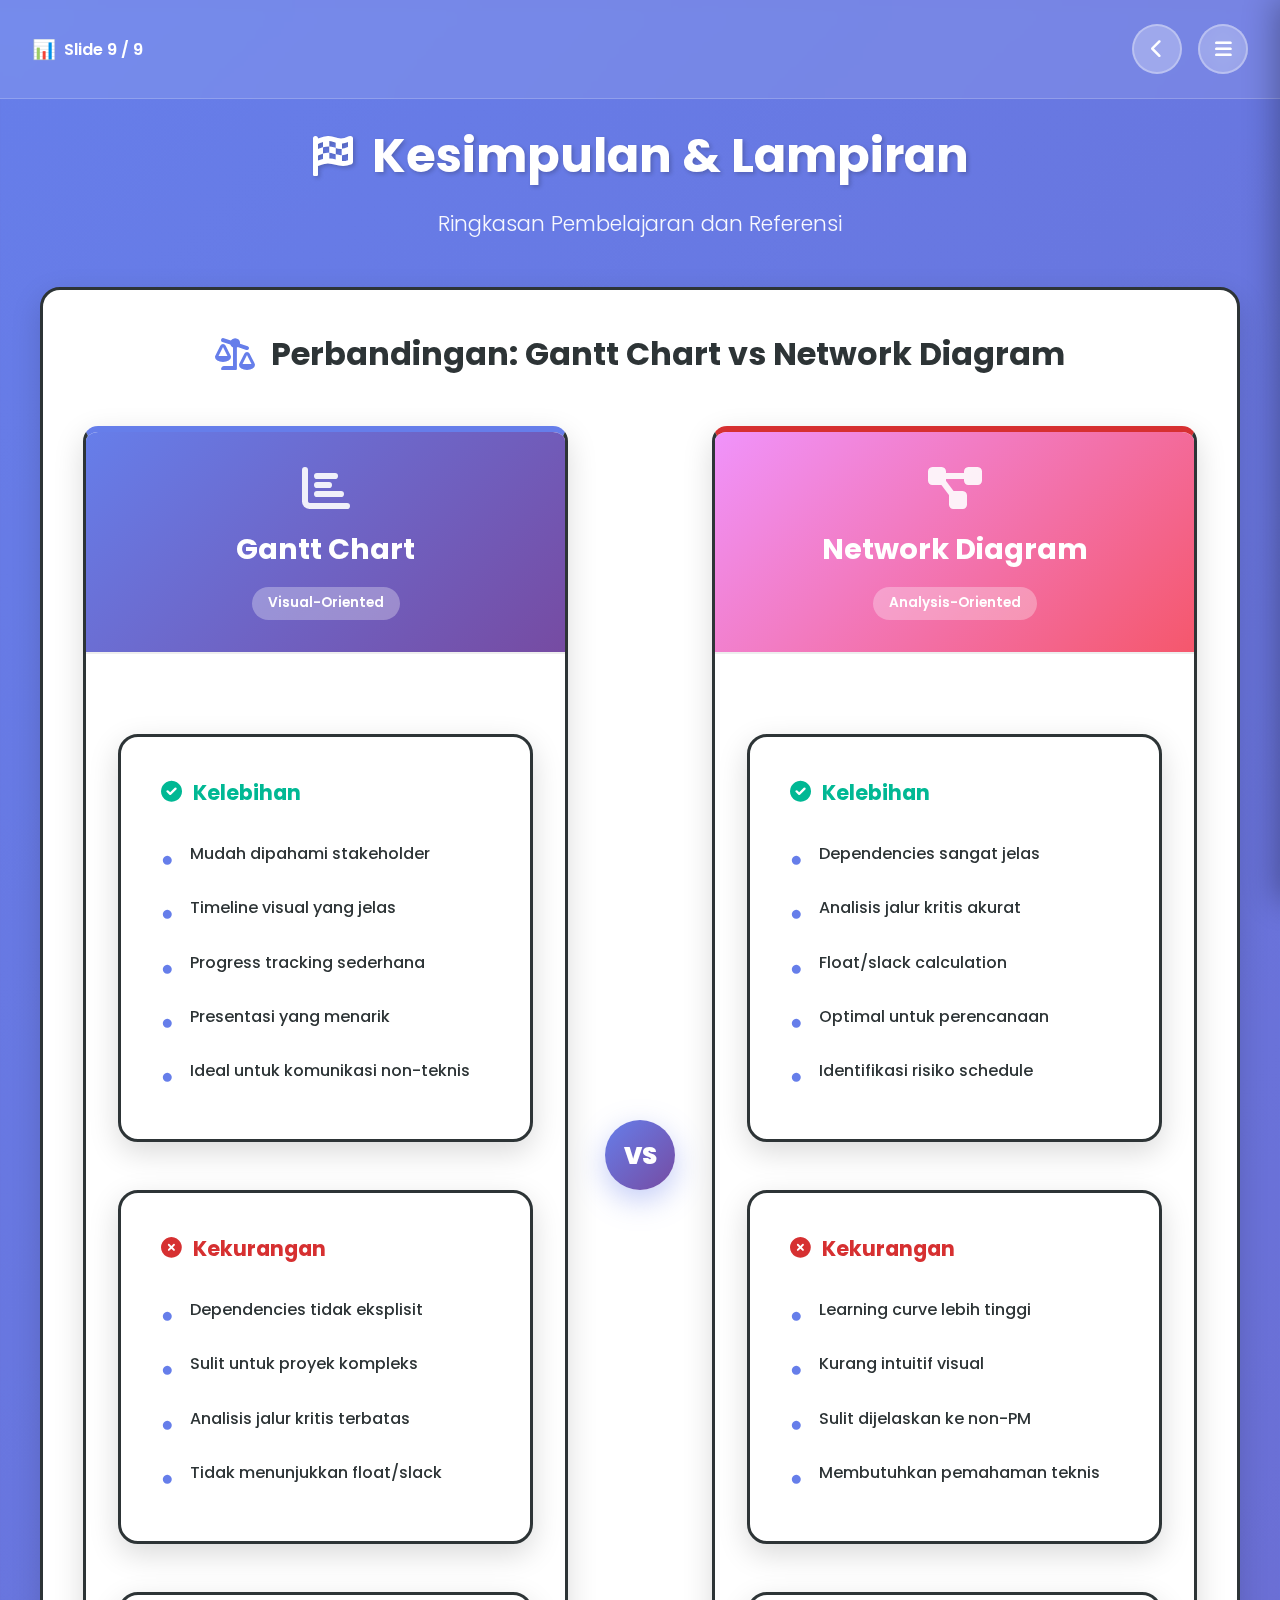
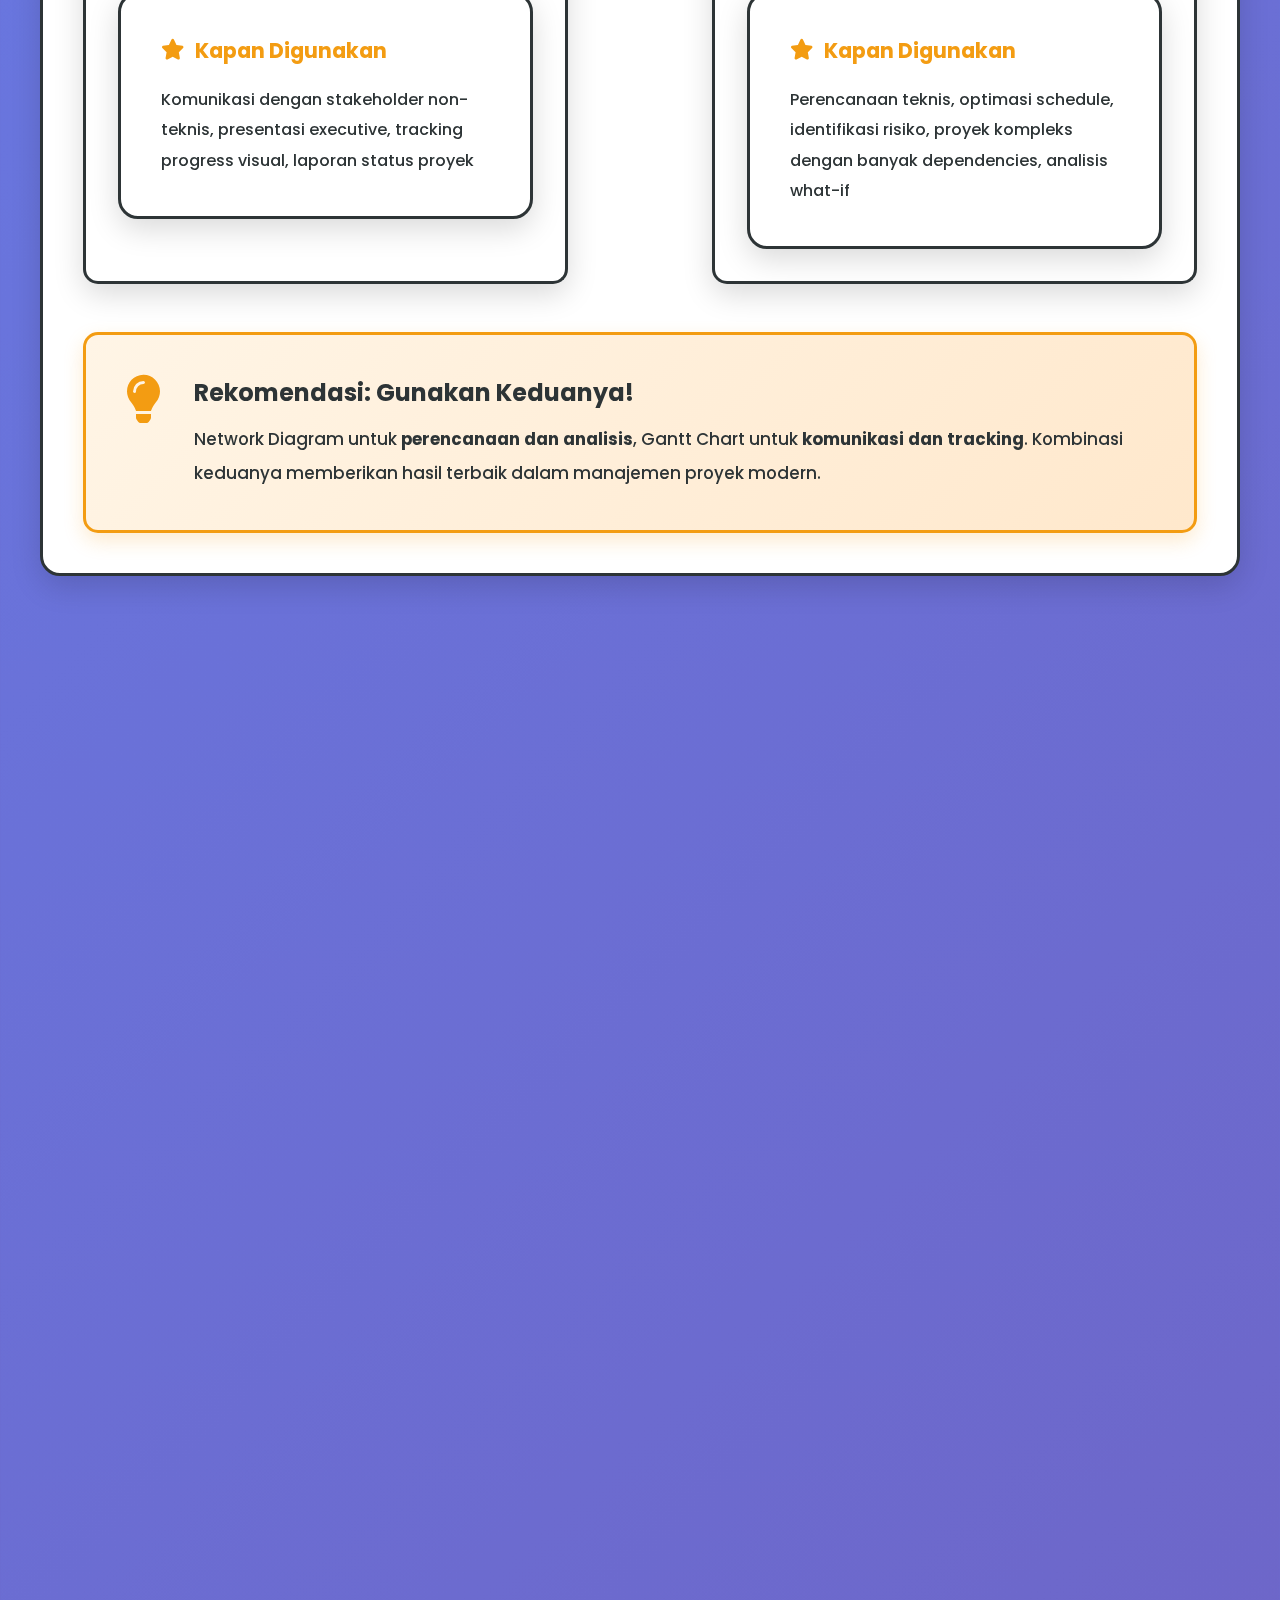
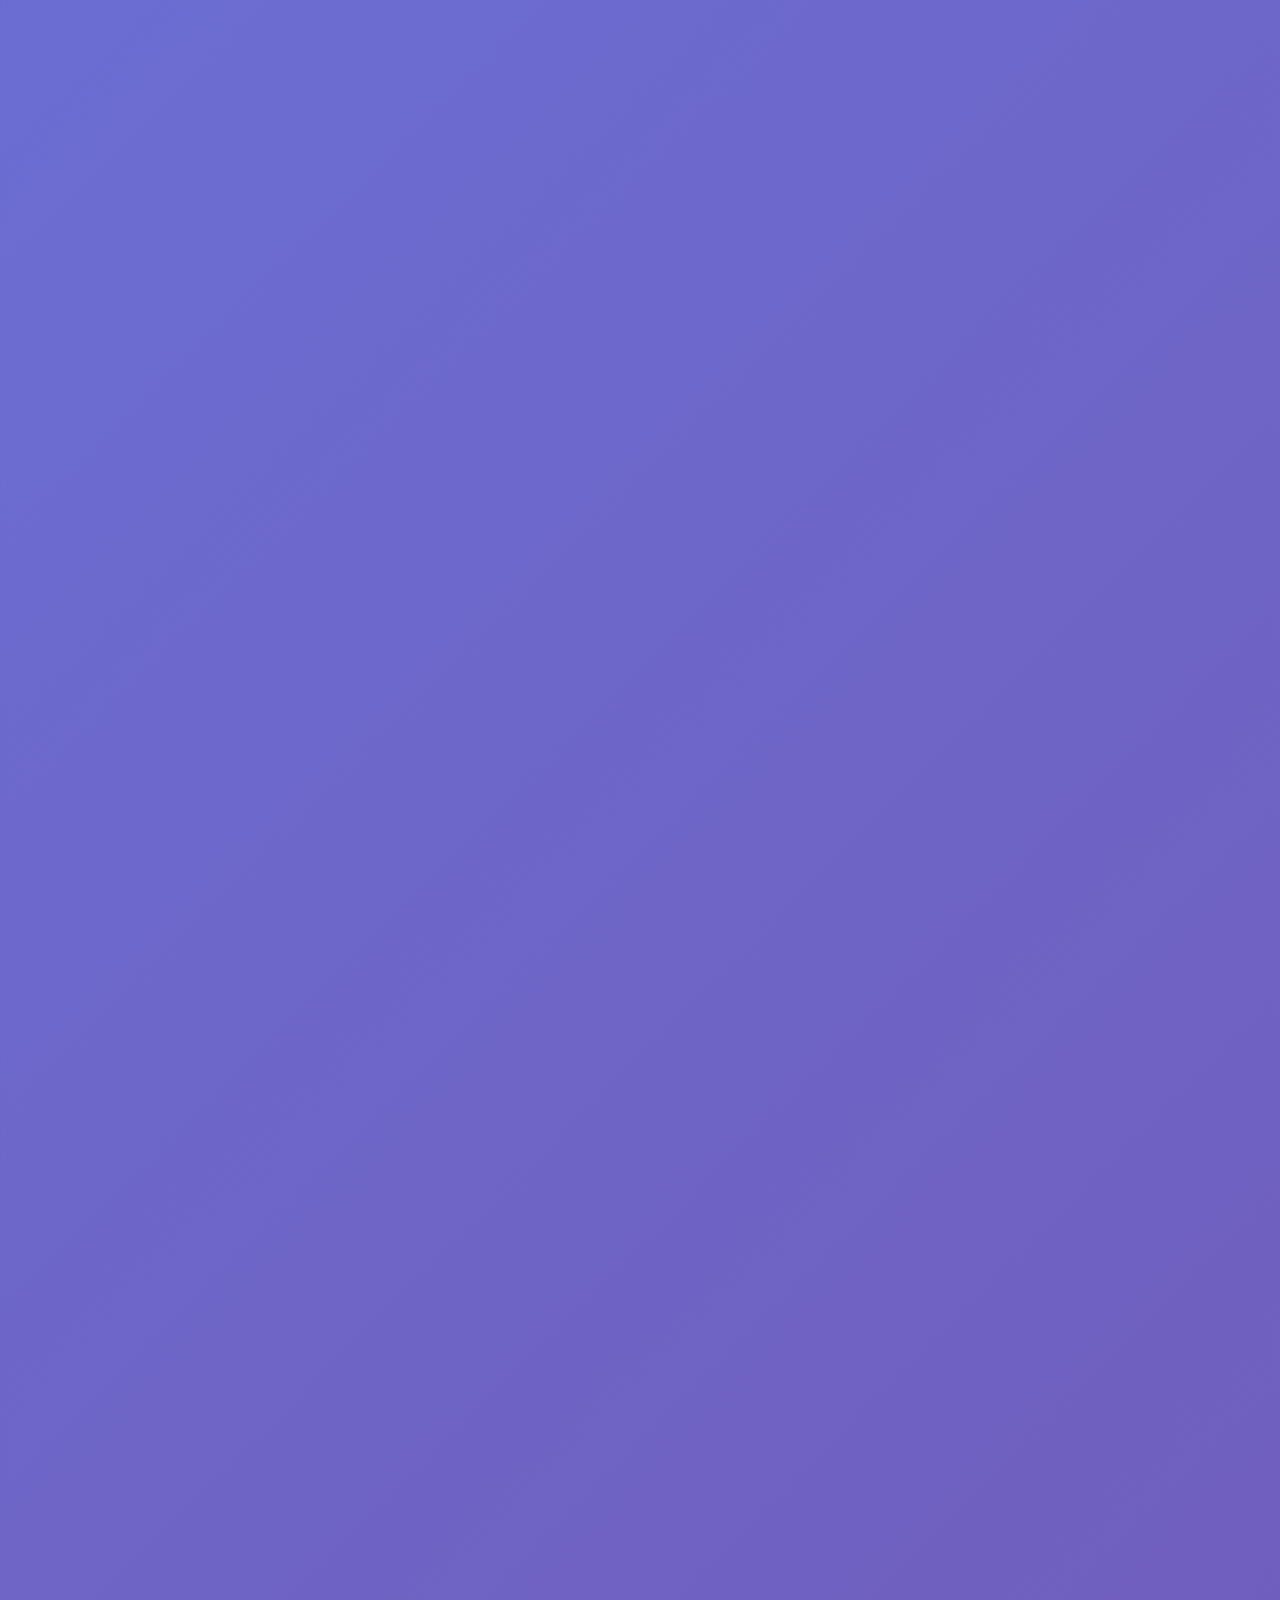
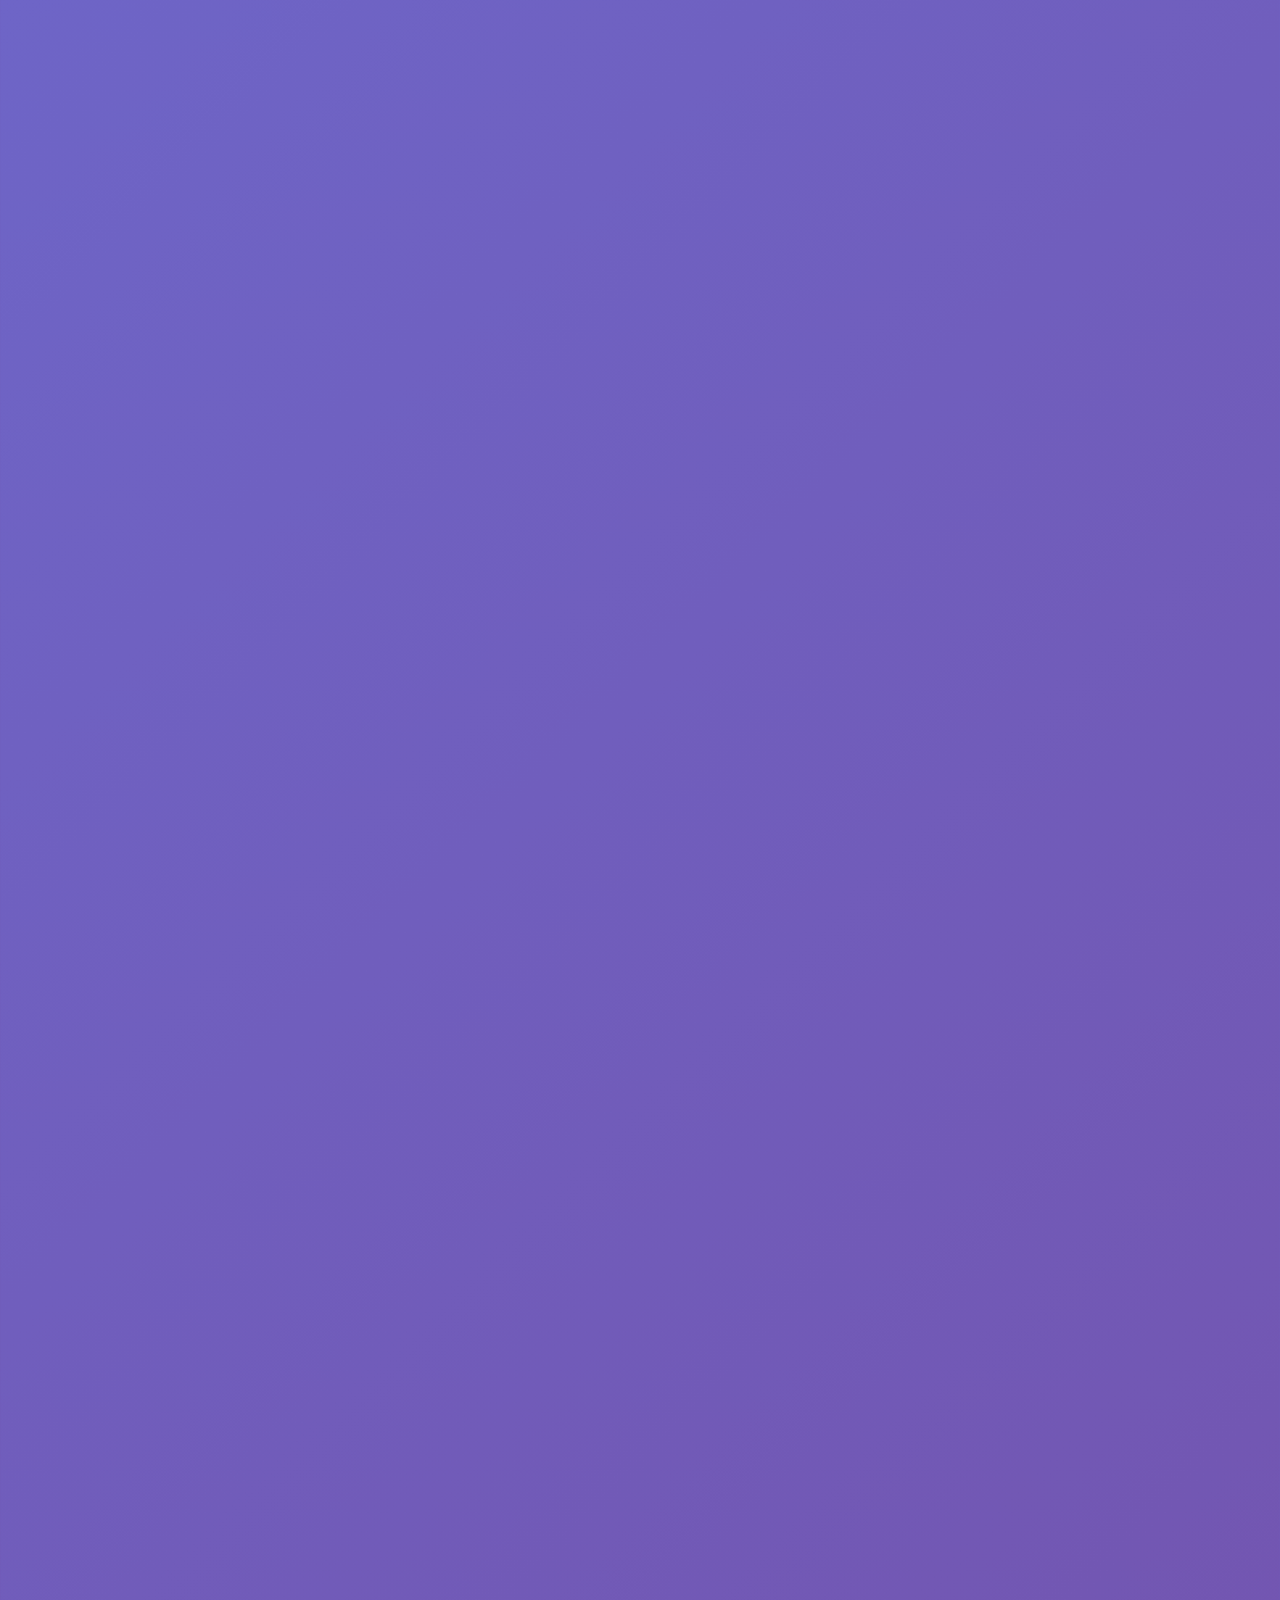
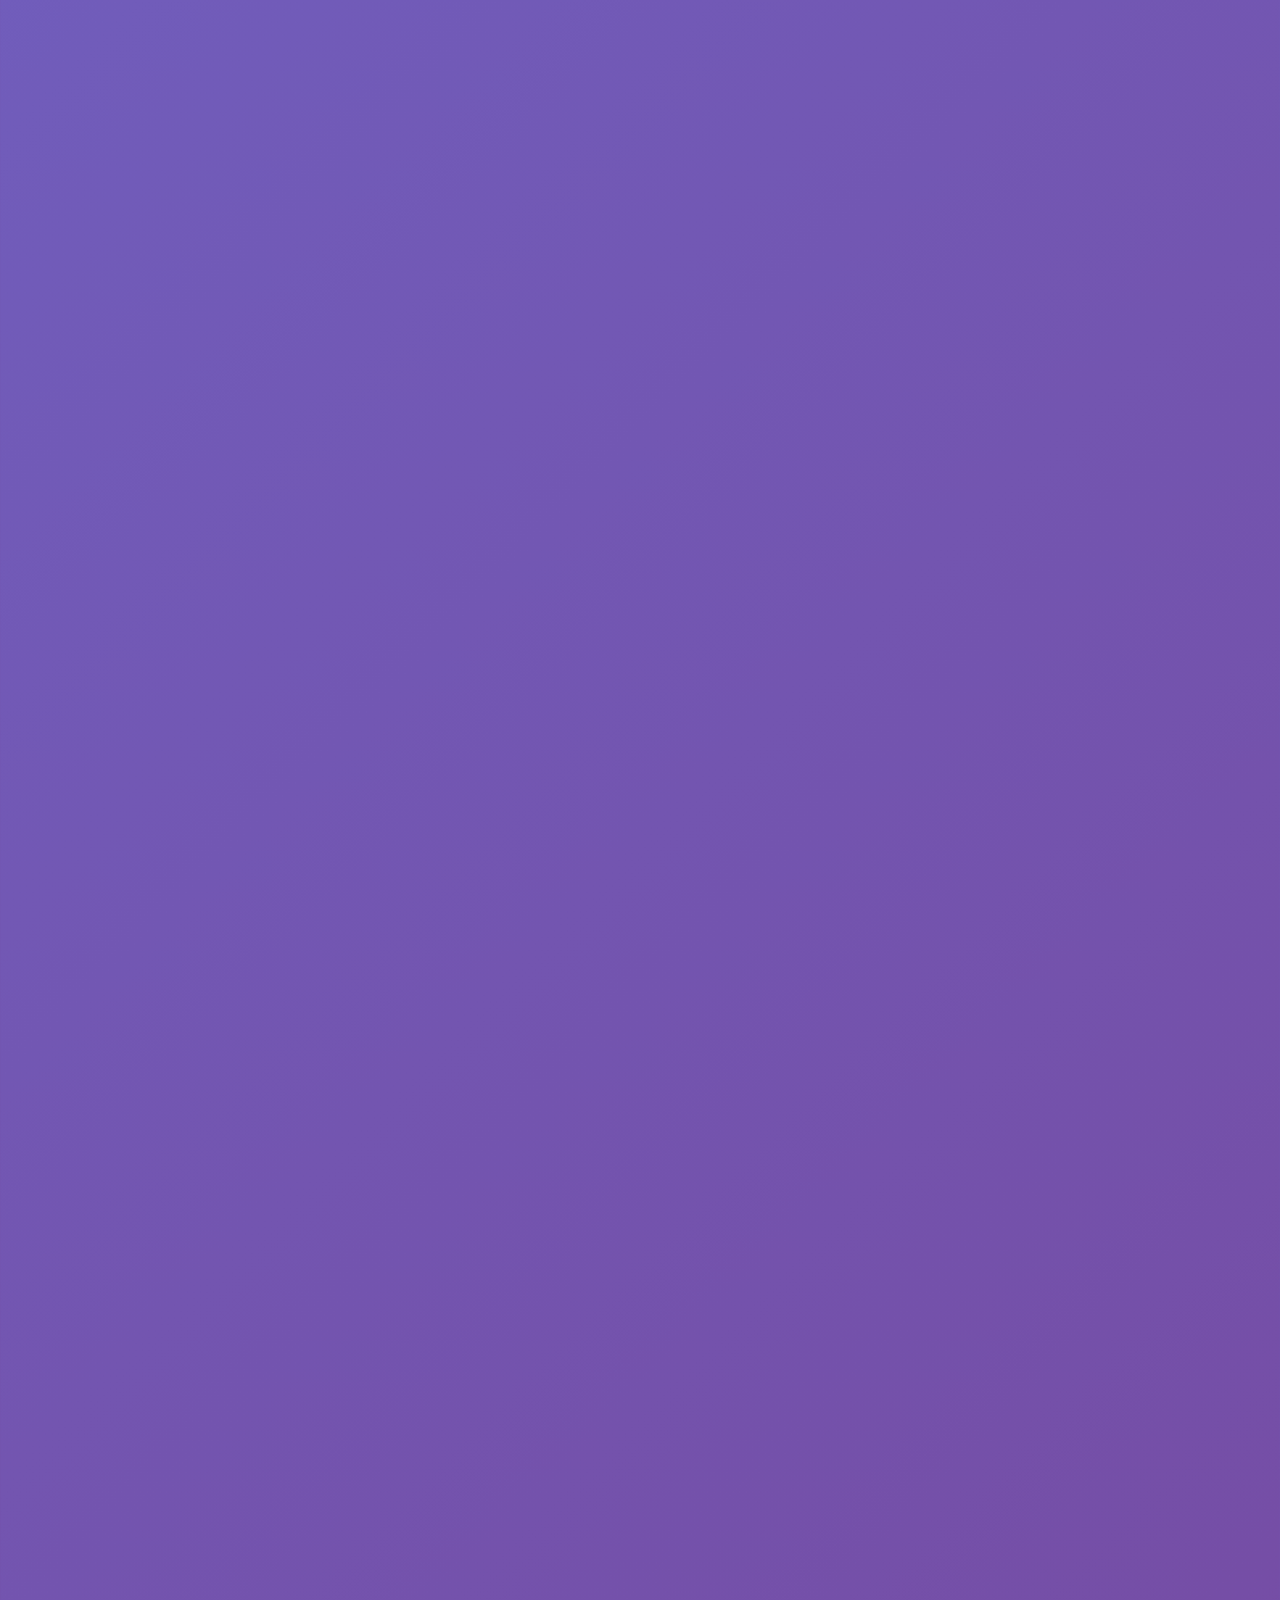
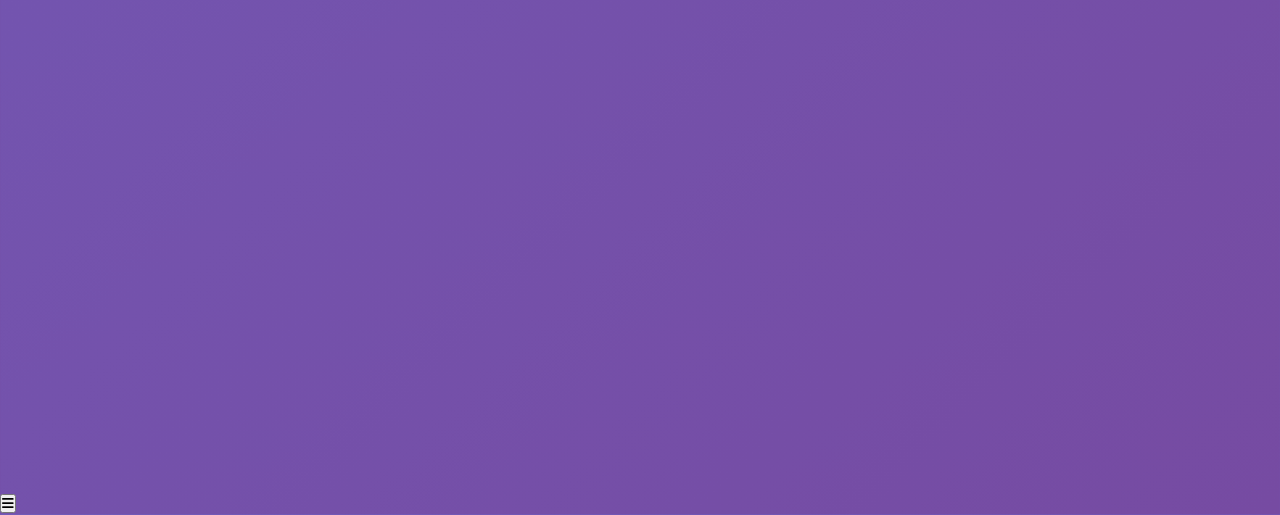
<file: materi8.html>
<!DOCTYPE html>
<html lang="id">
  <head>
    <meta charset="UTF-8" />
    <meta name="viewport" content="width=device-width, initial-scale=1.0" />
    <title>PRIME - Kesimpulan & Lampiran</title>
    <link
      href="https://fonts.googleapis.com/css2?family=Montserrat:wght@300;400;600;700;900&family=Poppins:wght@300;400;500;600;700&display=swap"
      rel="stylesheet"
    />
    <link
      href="https://cdnjs.cloudflare.com/ajax/libs/font-awesome/6.0.0/css/all.min.css"
      rel="stylesheet"
    />
    <link rel="stylesheet" href="slide-styles.css" />
    <link rel="stylesheet" href="materi8-styles.css" />
  </head>
  <body class="slide-page">
    <!-- Menu Button -->
    <button class="menu-button" onclick="toggleMenu()">
      <i class="fas fa-bars"></i>
    </button>

    <!-- Slide Navigation -->
    <div class="slide-nav">
      <div class="slide-number">Slide 9 / 9</div>
      <div class="nav-arrows">
        <button class="nav-arrow prev" onclick="location.href='materi7.html'">
          <i class="fas fa-chevron-left"></i>
        </button>
        <button class="nav-arrow next" disabled>
          <i class="fas fa-chevron-right"></i>
        </button>
      </div>
    </div>

    <!-- Main Slide Content -->
    <div class="slide-container">
      <div class="slide-content">
        <div class="slide-header">
          <h1 class="slide-title">
            <i class="fas fa-flag-checkered"></i>
            Kesimpulan & Lampiran
          </h1>
          <p class="slide-subtitle">Ringkasan Pembelajaran dan Referensi</p>
        </div>

        <!-- Comparison: Gantt vs Network -->
        <div class="comparison-final animate-fade-in">
          <h2 class="section-title">
            <i class="fas fa-balance-scale-right"></i>
            Perbandingan: Gantt Chart vs Network Diagram
          </h2>

          <div class="vs-comparison-container">
            <!-- Left Box: Gantt Chart -->
            <div class="comparison-box gantt-box">
              <div class="box-header">
                <i class="fas fa-chart-bar"></i>
                <h3>Gantt Chart</h3>
                <span class="tag visual-tag">Visual-Oriented</span>
              </div>
              <div class="box-body">
                <div class="comparison-section pros">
                  <h4><i class="fas fa-check-circle"></i> Kelebihan</h4>
                  <ul>
                    <li>Mudah dipahami stakeholder</li>
                    <li>Timeline visual yang jelas</li>
                    <li>Progress tracking sederhana</li>
                    <li>Presentasi yang menarik</li>
                    <li>Ideal untuk komunikasi non-teknis</li>
                  </ul>
                </div>
                <div class="comparison-section cons">
                  <h4><i class="fas fa-times-circle"></i> Kekurangan</h4>
                  <ul>
                    <li>Dependencies tidak eksplisit</li>
                    <li>Sulit untuk proyek kompleks</li>
                    <li>Analisis jalur kritis terbatas</li>
                    <li>Tidak menunjukkan float/slack</li>
                  </ul>
                </div>
                <div class="comparison-section use-case">
                  <h4><i class="fas fa-star"></i> Kapan Digunakan</h4>
                  <p>
                    Komunikasi dengan stakeholder non-teknis, presentasi
                    executive, tracking progress visual, laporan status proyek
                  </p>
                </div>
              </div>
            </div>

            <!-- VS Divider -->
            <div class="vs-divider-vertical">
              <span class="vs-text">VS</span>
            </div>

            <!-- Right Box: Network Diagram -->
            <div class="comparison-box network-box">
              <div class="box-header">
                <i class="fas fa-project-diagram"></i>
                <h3>Network Diagram</h3>
                <span class="tag analytical-tag">Analysis-Oriented</span>
              </div>
              <div class="box-body">
                <div class="comparison-section pros">
                  <h4><i class="fas fa-check-circle"></i> Kelebihan</h4>
                  <ul>
                    <li>Dependencies sangat jelas</li>
                    <li>Analisis jalur kritis akurat</li>
                    <li>Float/slack calculation</li>
                    <li>Optimal untuk perencanaan</li>
                    <li>Identifikasi risiko schedule</li>
                  </ul>
                </div>
                <div class="comparison-section cons">
                  <h4><i class="fas fa-times-circle"></i> Kekurangan</h4>
                  <ul>
                    <li>Learning curve lebih tinggi</li>
                    <li>Kurang intuitif visual</li>
                    <li>Sulit dijelaskan ke non-PM</li>
                    <li>Membutuhkan pemahaman teknis</li>
                  </ul>
                </div>
                <div class="comparison-section use-case">
                  <h4><i class="fas fa-star"></i> Kapan Digunakan</h4>
                  <p>
                    Perencanaan teknis, optimasi schedule, identifikasi risiko,
                    proyek kompleks dengan banyak dependencies, analisis what-if
                  </p>
                </div>
              </div>
            </div>
          </div>

          <div class="recommendation-box">
            <i class="fas fa-lightbulb"></i>
            <div>
              <h4>Rekomendasi: Gunakan Keduanya!</h4>
              <p>
                Network Diagram untuk <strong>perencanaan dan analisis</strong>,
                Gantt Chart untuk <strong>komunikasi dan tracking</strong>.
                Kombinasi keduanya memberikan hasil terbaik dalam manajemen
                proyek modern.
              </p>
            </div>
          </div>
        </div>

        <!-- Key Learnings / Kesimpulan -->
        <div class="key-learnings animate-slide-up delay-1">
          <h2 class="section-title">
            <i class="fas fa-clipboard-check"></i>
            Kesimpulan & Review Materi
          </h2>

          <div class="conclusion-intro">
            <p>
              Berikut adalah ringkasan poin-poin kunci yang telah dibahas dalam
              presentasi PRIME mengenai penjadwalan proyek:
            </p>
          </div>

          <div class="review-grid">
            <div class="review-card">
              <div class="review-icon">
                <i class="fas fa-calendar-check"></i>
              </div>
              <h4>Pentingnya Penjadwalan</h4>
              <p>
                Penjadwalan proyek adalah fondasi kesuksesan yang membantu
                kontrol biaya, efisiensi sumber daya, dan transparansi kepada
                stakeholder.
              </p>
            </div>

            <div class="review-card">
              <div class="review-icon">
                <i class="fas fa-tasks"></i>
              </div>
              <h4>6 Tahap Pra-Analisis</h4>
              <p>
                Define Scope → Map Dependencies → Estimate Durations → Allocate
                Resources → Optimize Timeline → Assign Tasks sebagai fondasi
                sebelum membuat diagram.
              </p>
            </div>

            <div class="review-card">
              <div class="review-icon">
                <i class="fas fa-sitemap"></i>
              </div>
              <h4>WBS & 100% Rule</h4>
              <p>
                Work Breakdown Structure melakukan dekomposisi hierarkis yang
                mencakup 100% scope proyek tanpa kurang atau lebih.
              </p>
            </div>

            <div class="review-card">
              <div class="review-icon">
                <i class="fas fa-calculator"></i>
              </div>
              <h4>PERT Estimation</h4>
              <p>
                Three-point estimation dengan rumus (O + 4M + P) / 6 membantu
                mengatasi ketidakpastian dalam estimasi durasi aktivitas.
              </p>
            </div>

            <div class="review-card">
              <div class="review-icon">
                <i class="fas fa-chart-bar"></i>
              </div>
              <h4>Gantt Chart</h4>
              <p>
                Visual timeline yang mudah dipahami, ideal untuk tracking
                progress dan komunikasi dengan stakeholder non-teknis.
              </p>
            </div>

            <div class="review-card">
              <div class="review-icon">
                <i class="fas fa-project-diagram"></i>
              </div>
              <h4>Network Diagram</h4>
              <p>
                Menampilkan dependencies eksplisit dan memungkinkan analisis
                jalur kritis serta perhitungan float untuk optimasi schedule.
              </p>
            </div>

            <div class="review-card">
              <div class="review-icon">
                <i class="fas fa-exclamation-triangle"></i>
              </div>
              <h4>Critical Path</h4>
              <p>
                Jalur terpanjang yang menentukan durasi minimum proyek. Delay
                pada critical path berarti delay seluruh proyek.
              </p>
            </div>

            <div class="review-card">
              <div class="review-icon">
                <i class="fas fa-star"></i>
              </div>
              <h4>PRIME Integration</h4>
              <p>
                Integrasi WBS, PERT, Network Diagram, dan Gantt Chart
                menciptakan sistem penjadwalan yang comprehensive dan excellent.
              </p>
            </div>
          </div>

          <div class="final-message">
            <i class="fas fa-quote-left"></i>
            <p>
              "Penjadwalan yang efektif bukan hanya tentang membuat timeline,
              tetapi tentang memahami dependencies, mengidentifikasi risiko, dan
              mengoptimalkan resources untuk mencapai tujuan proyek tepat waktu
              dan sesuai budget."
            </p>
          </div>
        </div>

        <!-- References -->
        <div class="references animate-fade-in delay-2">
          <h2 class="section-title">
            <i class="fas fa-book-open"></i>
            Daftar Pustaka
          </h2>

          <div class="references-list">
            <div class="reference-item">
              <div class="ref-number">1</div>
              <div class="ref-content">
                <p class="ref-link">
                  Slack. (2024).
                  <em>Project Scheduling Made Simple: A Complete Guide.</em>
                  Slack Blog.
                  <a
                    href="https://slack.com/blog/productivity/project-scheduling-made-simple-a-complete-guide"
                    target="_blank"
                    >https://slack.com/blog/productivity/project-scheduling-made-simple-a-complete-guide</a
                  >
                </p>
              </div>
            </div>

            <div class="reference-item">
              <div class="ref-number">2</div>
              <div class="ref-content">
                <p class="ref-link">
                  Widyatama University Repository.
                  <em>Project Scheduling Documentation.</em>
                  <a
                    href="https://repository.widyatama.ac.id/server/api/core/bitstreams/597749cd-859c-41cd-be93-b888f6f305d4/content"
                    target="_blank"
                    >Repository Link</a
                  >
                </p>
              </div>
            </div>

            <div class="reference-item">
              <div class="ref-number">3</div>
              <div class="ref-content">
                <p class="ref-link">
                  Literasi Sains Journal. <em>Metode Penjadwalan Proyek.</em>
                  <a
                    href="https://journal.literasisains.id/index.php/storage/article/view/3139/1464"
                    target="_blank"
                    >https://journal.literasisains.id/index.php/storage/article/view/3139/1464</a
                  >
                </p>
              </div>
            </div>

            <div class="reference-item">
              <div class="ref-number">4</div>
              <div class="ref-content">
                <p class="ref-link">
                  Scribd. (2019). <em>Metode Penjadwalan.</em>
                  <a
                    href="https://www.scribd.com/document/419770358/METODE-PENJADWALAN"
                    target="_blank"
                    >https://www.scribd.com/document/419770358/METODE-PENJADWALAN</a
                  >
                </p>
              </div>
            </div>

            <div class="reference-item">
              <div class="ref-number">5</div>
              <div class="ref-content">
                <p class="ref-link">
                  Asana. (2024). <em>Gantt Chart Basics.</em> Asana Resources.
                  <a
                    href="https://asana.com/resources/gantt-chart-basics"
                    target="_blank"
                    >https://asana.com/resources/gantt-chart-basics</a
                  >
                </p>
              </div>
            </div>

            <div class="reference-item">
              <div class="ref-number">6</div>
              <div class="ref-content">
                <p class="ref-link">
                  ProjectManager.com. <em>Network Diagrams: Free Tools.</em>
                  <a
                    href="https://www.projectmanager.com/blog/network-diagrams-free-tools"
                    target="_blank"
                    >https://www.projectmanager.com/blog/network-diagrams-free-tools</a
                  >
                </p>
              </div>
            </div>

            <div class="reference-item">
              <div class="ref-number">7</div>
              <div class="ref-content">
                <p class="ref-link">
                  Atlassian. (2024). <em>Work Breakdown Structure.</em>
                  <a
                    href="https://www.atlassian.com/work-management/project-management/work-breakdown-structure"
                    target="_blank"
                    >https://www.atlassian.com/work-management/project-management/work-breakdown-structure</a
                  >
                </p>
              </div>
            </div>

            <div class="reference-item">
              <div class="ref-number">8</div>
              <div class="ref-content">
                <p class="ref-link">
                  Project Management Institute (PMI).
                  <em>PMBOK Guide Standards.</em>
                  <a href="https://www.pmi.org/standards/pmbok" target="_blank"
                    >https://www.pmi.org/standards/pmbok</a
                  >
                </p>
              </div>
            </div>

            <div class="reference-item">
              <div class="ref-number">9</div>
              <div class="ref-content">
                <p class="ref-link">
                  PMI. <em>Practice Standard for Scheduling.</em>
                  <a
                    href="https://www.pmi.org/learning/library/new-pmi-practice-standard-scheduling-7210"
                    target="_blank"
                    >https://www.pmi.org/learning/library/new-pmi-practice-standard-scheduling-7210</a
                  >
                </p>
              </div>
            </div>

            <div class="reference-item">
              <div class="ref-number">10</div>
              <div class="ref-content">
                <p class="ref-link">
                  Smartsheet. <em>Critical Path Method.</em>
                  <a
                    href="https://www.smartsheet.com/critical-path-method"
                    target="_blank"
                    >https://www.smartsheet.com/critical-path-method</a
                  >
                </p>
              </div>
            </div>

            <div class="reference-item">
              <div class="ref-number">11</div>
              <div class="ref-content">
                <p class="ref-link">
                  University of Mustansiriyah.
                  <em>Project Management Lecture Notes.</em>
                  <a
                    href="https://uomustansiriyah.edu.iq/media/lectures/5/5_2018_01_09!02_39_54_PM.pdf"
                    target="_blank"
                    >PDF Link</a
                  >
                </p>
              </div>
            </div>

            <div class="reference-item">
              <div class="ref-number">12</div>
              <div class="ref-content">
                <p class="ref-link">
                  PMI.
                  <em>Critical Path Method Calculations and Scheduling.</em>
                  <a
                    href="https://www.pmi.org/learning/library/critical-path-method-calculations-scheduling-8040"
                    target="_blank"
                    >Library Article</a
                  >
                </p>
              </div>
            </div>

            <div class="reference-item">
              <div class="ref-number">13</div>
              <div class="ref-content">
                <p class="ref-link">
                  Atlassian. (2024). <em>Gantt Chart Guide.</em>
                  <a
                    href="https://www.atlassian.com/agile/project-management/gantt-chart"
                    target="_blank"
                    >https://www.atlassian.com/agile/project-management/gantt-chart</a
                  >
                </p>
              </div>
            </div>

            <div class="reference-item">
              <div class="ref-number">14</div>
              <div class="ref-content">
                <p class="ref-link">
                  ProjectManager.com. <em>Gantt Chart Guides.</em>
                  <a
                    href="https://www.projectmanager.com/guides/gantt-chart"
                    target="_blank"
                    >https://www.projectmanager.com/guides/gantt-chart</a
                  >
                </p>
              </div>
            </div>

            <div class="reference-item">
              <div class="ref-number">15</div>
              <div class="ref-content">
                <p class="ref-link">
                  Project Management Academy.
                  <em>Crash Schedule vs Fast Tracking.</em>
                  <a
                    href="https://projectmanagementacademy.net/resources/blog/crash-schedule-vs-fast-tracking/"
                    target="_blank"
                    >Blog Article</a
                  >
                </p>
              </div>
            </div>

            <div class="reference-item">
              <div class="ref-number">16</div>
              <div class="ref-content">
                <p class="ref-link">
                  Brainbok. <em>Crashing vs Fast Tracking.</em>
                  <a
                    href="https://www.brainbok.com/guide/pm-study-notes/crashing-vs-fast-tracking/"
                    target="_blank"
                    >https://www.brainbok.com/guide/pm-study-notes/crashing-vs-fast-tracking/</a
                  >
                </p>
              </div>
            </div>

            <div class="reference-item">
              <div class="ref-number">17</div>
              <div class="ref-content">
                <p class="ref-link">
                  CBT Nuggets.
                  <em>PM Software Showdown: Project vs JIRA vs Asana.</em>
                  <a
                    href="https://www.cbtnuggets.com/blog/certifications/microsoft/pm-software-showdown-project-vs-jira-asana"
                    target="_blank"
                    >Blog Post</a
                  >
                </p>
              </div>
            </div>

            <div class="reference-item">
              <div class="ref-number">18</div>
              <div class="ref-content">
                <p class="ref-link">
                  Red Star Techs.
                  <em
                    >Project Management Tools Comparison: JIRA, Trello,
                    Asana.</em
                  >
                  <a
                    href="https://redstartechs.com/blog/project-management-tools-comparison-jira-trello-asana-etc"
                    target="_blank"
                    >Comparison Article</a
                  >
                </p>
              </div>
            </div>

            <div class="reference-item">
              <div class="ref-number">19</div>
              <div class="ref-content">
                <p class="ref-link">
                  YouTube - Project Management Tutorial.
                  <a
                    href="https://www.youtube.com/watch?v=L-Fj5vspTD0"
                    target="_blank"
                    >Video Tutorial 1</a
                  >
                </p>
              </div>
            </div>

            <div class="reference-item">
              <div class="ref-number">20</div>
              <div class="ref-content">
                <p class="ref-link">
                  YouTube - Gantt Chart Explained.
                  <a
                    href="https://www.youtube.com/watch?v=SfPWjTeu1rI"
                    target="_blank"
                    >Video Tutorial 2</a
                  >
                </p>
              </div>
            </div>

            <div class="reference-item">
              <div class="ref-number">21</div>
              <div class="ref-content">
                <p class="ref-link">
                  YouTube - Network Diagram Guide.
                  <a
                    href="https://www.youtube.com/watch?v=LlIATeAm2NU"
                    target="_blank"
                    >Video Tutorial 3</a
                  >
                </p>
              </div>
            </div>

            <div class="reference-item">
              <div class="ref-number">22</div>
              <div class="ref-content">
                <p class="ref-link">
                  YouTube - Critical Path Method.
                  <a
                    href="https://www.youtube.com/watch?v=OWk6Obdul8k"
                    target="_blank"
                    >Video Tutorial 4</a
                  >
                </p>
              </div>
            </div>
          </div>
        </div>

        <!-- Thank You Section -->
        <div class="thankyou-section animate-zoom-in delay-3">
          <div class="thankyou-content">
            <i class="fas fa-heart"></i>
            <h2>Terima Kasih!</h2>
            <p class="presentation-title">Presentasi PRIME - Kelompok 4</p>
            <p class="subtitle">
              Penjadwalan Proyek: Gantt Chart dan Network Diagram
            </p>

            <div class="team-credits">
              <h3>Anggota Kelompok 4</h3>
              <div class="members-list">
                <div class="member-item">
                  <i class="fas fa-user-graduate"></i>
                  <div class="member-info">
                    <span class="member-name">Annisa Nurul Hikmah</span>
                    <span class="member-nim">22552011232</span>
                  </div>
                </div>
                <div class="member-item">
                  <i class="fas fa-user-graduate"></i>
                  <div class="member-info">
                    <span class="member-name">Deniera Rafiu Farras Hady</span>
                    <span class="member-nim">23552012010</span>
                  </div>
                </div>
                <div class="member-item">
                  <i class="fas fa-user-graduate"></i>
                  <div class="member-info">
                    <span class="member-name">Evi Fauziah</span>
                    <span class="member-nim">22552011246</span>
                  </div>
                </div>
                <div class="member-item">
                  <i class="fas fa-user-graduate"></i>
                  <div class="member-info">
                    <span class="member-name">Ezra Ben H</span>
                    <span class="member-nim">22552011038</span>
                  </div>
                </div>
                <div class="member-item">
                  <i class="fas fa-user-graduate"></i>
                  <div class="member-info">
                    <span class="member-name">Gin Gin Ginaldi</span>
                    <span class="member-nim">22552011208</span>
                  </div>
                </div>
                <div class="member-item">
                  <i class="fas fa-user-graduate"></i>
                  <div class="member-info">
                    <span class="member-name">Noufal Zaidaan A Q A</span>
                    <span class="member-nim">22552011060</span>
                  </div>
                </div>
                <div class="member-item">
                  <i class="fas fa-user-graduate"></i>
                  <div class="member-info">
                    <span class="member-name">Nurul Setianingtyas Raharjo</span>
                    <span class="member-nim">22552011176</span>
                  </div>
                </div>
                <div class="member-item">
                  <i class="fas fa-user-graduate"></i>
                  <div class="member-info">
                    <span class="member-name">Pedrik Dendi Aparel</span>
                    <span class="member-nim">24552012016</span>
                  </div>
                </div>
              </div>
            </div>

            <div class="gratitude-message">
              <p>
                <i class="fas fa-quote-left"></i> Terima kasih atas perhatian
                dan kesempatan untuk mempresentasikan materi tentang penjadwalan
                proyek. Semoga presentasi ini bermanfaat dalam memahami
                pentingnya Gantt Chart dan Network Diagram dalam manajemen
                proyek. <i class="fas fa-quote-right"></i>
              </p>
            </div>

            <div class="action-buttons">
              <button
                class="action-btn primary"
                onclick="location.href='index.html'"
              >
                <i class="fas fa-home"></i> Kembali ke Awal
              </button>
              <button class="action-btn secondary" onclick="window.print()">
                <i class="fas fa-print"></i> Print Materi
              </button>
            </div>
          </div>
        </div>
      </div>
    </div>

    <!-- Slide Menu -->
    <button class="slide-menu-btn" onclick="toggleMenu()">
      <i class="fas fa-bars"></i>
    </button>

    <div class="slide-menu" id="slideMenu">
      <div class="menu-header">
        <h3>Daftar Materi</h3>
        <button class="close-menu" onclick="toggleMenu()">
          <i class="fas fa-times"></i>
        </button>
      </div>
      <ul class="menu-list">
        <li>
          <a href="index.html"><span>0</span> Landing Page</a>
        </li>
        <li>
          <a href="materi1.html"><span>1</span> Pengenalan</a>
        </li>
        <li>
          <a href="materi2.html"><span>2</span> Langkah Awal</a>
        </li>
        <li>
          <a href="materi3.html"><span>3</span> WBS Interaktif</a>
        </li>
        <li>
          <a href="materi4.html"><span>4</span> Metode Penjadwalan</a>
        </li>
        <li>
          <a href="materi5.html"><span>5</span> Gantt Chart</a>
        </li>
        <li>
          <a href="materi6.html"><span>6</span> Network Diagram</a>
        </li>
        <li>
          <a href="materi7.html"><span>7</span> Studi Kasus E-commerce</a>
        </li>
        <li class="active">
          <a href="materi8.html"><span>8</span> Kesimpulan & Lampiran</a>
        </li>
      </ul>
    </div>

    <script src="script.js"></script>
  </body>
</html>
</file>
<file: slide-styles.css>
/* Slide Presentation Styles - Consistent Theme */
* {
  margin: 0;
  padding: 0;
  box-sizing: border-box;
}

/* Performance Optimization */
*,
*::before,
*::after {
  backface-visibility: hidden;
  -webkit-font-smoothing: antialiased;
  -moz-osx-font-smoothing: grayscale;
}

/* Reduce motion for users who prefer it */
@media (prefers-reduced-motion: reduce) {
  *,
  *::before,
  *::after {
    animation-duration: 0.01ms !important;
    animation-iteration-count: 1 !important;
    transition-duration: 0.01ms !important;
  }
}

:root {
  --primary-gradient: linear-gradient(135deg, #667eea 0%, #764ba2 100%);
  --primary-color: #667eea;
  --secondary-color: #764ba2;
  --accent-blue: #3498db;
  --accent-red: #e74c3c;
  --success: #27ae60;
  --warning: #f39c12;
  --text-light: #ffffff;
  --text-dark: #2c3e50;
  --shadow: rgba(0, 0, 0, 0.1);
  --card-bg: rgba(255, 255, 255, 0.95);
}

body {
  font-family: "Poppins", sans-serif;
  overflow-x: hidden;
  background: var(--primary-gradient);
  min-height: 100vh;
  color: var(--text-dark);
  /* Performance optimization */
  -webkit-font-smoothing: antialiased;
  -moz-osx-font-smoothing: grayscale;
  text-rendering: optimizeLegibility;
}

/* Slide Navigation */
.slide-nav {
  position: fixed;
  top: 0;
  left: 0;
  right: 0;
  padding: 1.5rem 2rem;
  display: flex;
  justify-content: space-between;
  align-items: center;
  z-index: 100;
  background: rgba(255, 255, 255, 0.1);
  backdrop-filter: blur(10px);
  border-bottom: 1px solid rgba(255, 255, 255, 0.2);
}

.slide-number {
  color: var(--text-light);
  font-weight: 600;
  font-size: 1rem;
  display: flex;
  align-items: center;
  gap: 0.5rem;
}

.slide-number::before {
  content: "📊";
  font-size: 1.2rem;
}

.nav-arrows {
  display: flex;
  gap: 1rem;
}

.nav-arrow {
  background: rgba(255, 255, 255, 0.2);
  backdrop-filter: blur(10px);
  border: 2px solid rgba(255, 255, 255, 0.3);
  color: var(--text-light);
  width: 50px;
  height: 50px;
  border-radius: 50%;
  display: flex;
  align-items: center;
  justify-content: center;
  cursor: pointer;
  transition: all 0.3s ease;
  font-size: 1.2rem;
}

.nav-arrow:hover {
  background: rgba(255, 255, 255, 0.3);
  transform: scale(1.1);
  box-shadow: 0 5px 15px rgba(0, 0, 0, 0.2);
}

.nav-arrow:disabled {
  opacity: 0.3;
  cursor: not-allowed;
}

/* Menu Button */
.menu-button {
  position: fixed;
  top: 1.5rem;
  right: 2rem;
  background: rgba(255, 255, 255, 0.2);
  backdrop-filter: blur(10px);
  border: 2px solid rgba(255, 255, 255, 0.3);
  color: var(--text-light);
  width: 50px;
  height: 50px;
  border-radius: 50%;
  display: flex;
  align-items: center;
  justify-content: center;
  cursor: pointer;
  transition: all 0.3s ease;
  font-size: 1.2rem;
  z-index: 101;
}

.menu-button:hover {
  background: rgba(255, 255, 255, 0.3);
  transform: scale(1.1);
}

/* Slide Menu */
.slide-menu {
  position: fixed;
  top: 0;
  right: -450px;
  width: 450px;
  height: 100vh;
  background: white;
  box-shadow: -5px 0 30px rgba(0, 0, 0, 0.3);
  transition: right 0.3s ease;
  z-index: 1000;
  padding: 2.5rem;
  overflow-y: auto;
  border-left: 5px solid #667eea;
}

.slide-menu.active {
  right: 0;
}

.menu-header {
  display: flex;
  justify-content: space-between;
  align-items: center;
  margin-bottom: 2.5rem;
  padding-bottom: 1.5rem;
  border-bottom: 3px solid #667eea;
}

.menu-header h3 {
  color: #2d3436;
  font-size: 1.8rem;
  font-weight: 700;
}

.close-menu {
  background: #ff7675;
  border: none;
  width: 45px;
  height: 45px;
  border-radius: 50%;
  font-size: 1.3rem;
  color: white;
  cursor: pointer;
  transition: all 0.3s ease;
  display: flex;
  align-items: center;
  justify-content: center;
  box-shadow: 0 3px 10px rgba(255, 118, 117, 0.4);
}

.close-menu:hover {
  transform: rotate(90deg) scale(1.1);
  background: #d63031;
}

.menu-items {
  list-style: none;
}

.menu-list {
  list-style: none;
  padding: 0;
  margin: 0;
}

.menu-list li {
  margin-bottom: 1rem;
}

.menu-list li a {
  display: flex;
  align-items: center;
  gap: 1rem;
  padding: 1.2rem 1.5rem;
  background: #f8f9fa;
  border-radius: 12px;
  text-decoration: none;
  color: #2d3436;
  transition: all 0.3s ease;
  border: 3px solid #dee2e6;
  font-weight: 600;
  font-size: 1.05rem;
}

.menu-list li a:hover {
  background: linear-gradient(135deg, #667eea, #764ba2);
  color: white;
  border-color: #2d3436;
  transform: translateX(8px);
  box-shadow: 0 5px 15px rgba(102, 126, 234, 0.4);
}

.menu-list li.active a {
  background: linear-gradient(135deg, #667eea, #764ba2);
  color: white;
  border-color: #2d3436;
  box-shadow: 0 5px 15px rgba(102, 126, 234, 0.4);
}

.menu-list li a span {
  background: rgba(255, 255, 255, 0.9);
  color: #667eea;
  width: 40px;
  height: 40px;
  border-radius: 50%;
  display: flex;
  align-items: center;
  justify-content: center;
  font-weight: 700;
  font-size: 1.1rem;
  border: 2px solid #667eea;
  flex-shrink: 0;
}

.menu-list li:hover a span,
.menu-list li.active a span {
  background: white;
  color: #667eea;
  border-color: white;
}

.menu-item {
  margin-bottom: 0.8rem;
}

.menu-item a {
  display: flex;
  align-items: center;
  gap: 1rem;
  padding: 1rem;
  background: #f8f9fa;
  border-radius: 10px;
  text-decoration: none;
  color: var(--text-dark);
  transition: all 0.3s ease;
  border-left: 4px solid transparent;
}

.menu-item a:hover {
  background: var(--primary-color);
  color: white;
  border-left-color: var(--secondary-color);
  transform: translateX(5px);
}

.menu-item.active a {
  background: var(--primary-color);
  color: white;
  border-left-color: var(--secondary-color);
}

.menu-item-number {
  background: rgba(255, 255, 255, 0.3);
  width: 35px;
  height: 35px;
  border-radius: 50%;
  display: flex;
  align-items: center;
  justify-content: center;
  font-weight: 600;
  font-size: 0.9rem;
}

/* Main Slide Container */
.slide-container {
  min-height: 100vh;
  padding: 120px 2rem 80px;
  display: flex;
  flex-direction: column;
  justify-content: center;
}

.slide-content {
  max-width: 1200px;
  margin: 0 auto;
  width: 100%;
}

/* Slide Header */
.slide-header {
  text-align: center;
  margin-bottom: 3rem;
  animation: fadeInDown 0.8s ease;
}

.slide-title {
  color: var(--text-light);
  font-size: 3rem;
  font-weight: 700;
  margin-bottom: 1rem;
  text-shadow: 2px 2px 4px rgba(0, 0, 0, 0.2);
  display: flex;
  align-items: center;
  justify-content: center;
  gap: 1rem;
}

.slide-title i {
  font-size: 2.5rem;
}

.slide-subtitle {
  color: var(--text-light);
  font-size: 1.3rem;
  opacity: 0.95;
  font-weight: 300;
}

/* Content Grid */
.content-grid {
  display: grid;
  grid-template-columns: repeat(auto-fit, minmax(450px, 1fr));
  gap: 2rem;
  margin-bottom: 3rem;
}

/* Info Cards */
.info-card {
  background: var(--card-bg);
  border-radius: 20px;
  padding: 2rem;
  box-shadow: 0 10px 30px rgba(0, 0, 0, 0.2);
  transition: all 0.3s ease;
  opacity: 0;
  transform: translateY(30px);
}

.info-card.animate-fade-in {
  animation: fadeInUp 0.8s ease forwards;
}

.info-card.delay-1 {
  animation-delay: 0.2s;
}

.info-card.delay-2 {
  animation-delay: 0.4s;
}

.info-card:hover {
  transform: translateY(-10px);
  box-shadow: 0 15px 40px rgba(0, 0, 0, 0.3);
}

.card-icon {
  width: 70px;
  height: 70px;
  border-radius: 15px;
  display: flex;
  align-items: center;
  justify-content: center;
  font-size: 2rem;
  margin-bottom: 1.5rem;
  color: white;
}

.card-icon.definition {
  background: linear-gradient(135deg, #667eea, #764ba2);
}

.card-icon.benefits {
  background: linear-gradient(135deg, #f093fb, #f5576c);
}

.card-icon.importance {
  background: linear-gradient(135deg, #4facfe, #00f2fe);
}

.info-card h3 {
  font-size: 1.8rem;
  color: var(--primary-color);
  margin-bottom: 1rem;
}

.info-card p {
  line-height: 1.8;
  color: var(--text-dark);
  font-size: 1.05rem;
}

/* Highlight Box */
.highlight-box {
  background: linear-gradient(135deg, #667eea20, #764ba220);
  border-left: 4px solid var(--primary-color);
  padding: 1.5rem;
  border-radius: 10px;
  margin-top: 1.5rem;
}

.highlight-box i {
  color: var(--primary-color);
  font-size: 1.5rem;
  margin-bottom: 0.5rem;
}

.quote {
  font-style: italic;
  font-size: 1.1rem;
  color: var(--primary-color);
  font-weight: 500;
}

/* Benefit List */
.benefit-list {
  list-style: none;
  display: flex;
  flex-direction: column;
  gap: 1.5rem;
}

.benefit-list li {
  display: flex;
  align-items: flex-start;
  gap: 1rem;
  padding: 1rem;
  background: #f8f9fa;
  border-radius: 10px;
  transition: all 0.3s ease;
}

.benefit-list li:hover {
  background: #e9ecef;
  transform: translateX(5px);
}

.benefit-list i {
  font-size: 1.8rem;
  color: var(--primary-color);
  margin-top: 0.2rem;
}

.benefit-list strong {
  display: block;
  color: var(--primary-color);
  font-size: 1.1rem;
  margin-bottom: 0.3rem;
}

.benefit-list p {
  font-size: 0.95rem;
  color: #6c757d;
  margin: 0;
}

/* Critical Section */
.critical-section {
  margin-top: 3rem;
  opacity: 0;
  transform: translateY(30px);
}

.critical-section.animate-slide-up {
  animation: fadeInUp 0.8s ease forwards;
}

.section-title {
  color: #2d3436;
  font-size: 2rem;
  text-align: center;
  margin-bottom: 2rem;
  display: flex;
  align-items: center;
  justify-content: center;
  gap: 1rem;
  text-shadow: none;
  font-weight: 700;
}

.section-title i {
  font-size: 2rem;
  color: #667eea;
}

/* Factors Grid */
.factors-grid {
  display: grid;
  grid-template-columns: repeat(auto-fit, minmax(350px, 1fr));
  gap: 2rem;
}

.factor-card {
  background: var(--card-bg);
  border-radius: 15px;
  overflow: hidden;
  box-shadow: 0 5px 20px rgba(0, 0, 0, 0.2);
  cursor: pointer;
  transition: all 0.3s ease;
}

.factor-card:hover {
  transform: translateY(-5px);
  box-shadow: 0 10px 30px rgba(0, 0, 0, 0.3);
}

.factor-header {
  background: linear-gradient(
    135deg,
    var(--primary-color),
    var(--secondary-color)
  );
  color: white;
  padding: 1.5rem;
  display: flex;
  align-items: center;
  gap: 1rem;
}

.factor-header i:first-child {
  font-size: 1.8rem;
}

.factor-header h4 {
  flex: 1;
  font-size: 1.3rem;
}

.toggle-icon {
  transition: transform 0.3s ease;
  font-size: 1rem;
}

.factor-card.active .toggle-icon {
  transform: rotate(180deg);
}

.factor-content {
  padding: 1.5rem;
  max-height: 0;
  overflow: hidden;
  transition: max-height 0.3s ease;
}

.factor-card.active .factor-content {
  max-height: 500px;
}

.stat-box {
  background: linear-gradient(135deg, #667eea20, #764ba220);
  padding: 1.5rem;
  border-radius: 10px;
  text-align: center;
  margin-top: 1rem;
}

.stat-number {
  display: block;
  font-size: 3rem;
  font-weight: 700;
  color: var(--primary-color);
}

.stat-label {
  display: block;
  color: #6c757d;
  font-size: 0.9rem;
  margin-top: 0.5rem;
}

/* Dependency Example */
.dependency-example {
  display: flex;
  align-items: center;
  gap: 0.5rem;
  margin-top: 1rem;
  padding: 1rem;
  background: #f8f9fa;
  border-radius: 10px;
  flex-wrap: wrap;
  justify-content: center;
}

.dep-item {
  padding: 0.8rem 1.2rem;
  background: var(--primary-color);
  color: white;
  border-radius: 8px;
  font-weight: 500;
  display: flex;
  align-items: center;
  gap: 0.5rem;
}

.dep-item i {
  color: white;
}

/* Quiz Section */
.quiz-section {
  background: var(--card-bg);
  border-radius: 20px;
  padding: 2rem;
  margin-top: 3rem;
  box-shadow: 0 10px 30px rgba(0, 0, 0, 0.2);
}

.quiz-section h3 {
  color: var(--primary-color);
  font-size: 2rem;
  margin-bottom: 1.5rem;
  text-align: center;
}

.quiz-question {
  margin-bottom: 2rem;
}

.quiz-question h4 {
  color: var(--text-dark);
  font-size: 1.2rem;
  margin-bottom: 1rem;
}

.quiz-options {
  display: flex;
  flex-direction: column;
  gap: 1rem;
}

.quiz-option {
  padding: 1rem 1.5rem;
  background: #f8f9fa;
  border: 2px solid transparent;
  border-radius: 10px;
  cursor: pointer;
  transition: all 0.3s ease;
  display: flex;
  align-items: center;
  gap: 1rem;
}

.quiz-option:hover {
  background: #e9ecef;
  border-color: var(--primary-color);
}

.quiz-option.selected {
  background: var(--primary-color);
  color: white;
  border-color: var(--secondary-color);
}

.quiz-option i {
  font-size: 1.2rem;
}

.quiz-result {
  margin-top: 1rem;
  padding: 1rem;
  border-radius: 10px;
  text-align: center;
  font-weight: 600;
  display: none;
}

.quiz-result.show {
  display: block;
}

.quiz-result.correct {
  background: #d4edda;
  color: #155724;
  border: 2px solid #c3e6cb;
}

.quiz-result.incorrect {
  background: #f8d7da;
  color: #721c24;
  border: 2px solid #f5c6cb;
}

/* Animations */
@keyframes fadeInUp {
  from {
    opacity: 0;
    transform: translateY(30px);
  }
  to {
    opacity: 1;
    transform: translateY(0);
  }
}

@keyframes fadeInDown {
  from {
    opacity: 0;
    transform: translateY(-30px);
  }
  to {
    opacity: 1;
    transform: translateY(0);
  }
}

@keyframes pulse {
  0%,
  100% {
    transform: scale(1);
  }
  50% {
    transform: scale(1.05);
  }
}

/* Responsive Design */
@media (max-width: 1024px) {
  .content-grid {
    grid-template-columns: 1fr;
  }

  .factors-grid {
    grid-template-columns: 1fr;
  }
}

@media (max-width: 768px) {
  .slide-container {
    padding: 100px 1rem 60px;
  }

  .slide-title {
    font-size: 2rem;
    flex-direction: column;
  }

  .slide-subtitle {
    font-size: 1.1rem;
  }

  .section-title {
    font-size: 1.8rem;
    flex-direction: column;
  }

  .content-grid {
    gap: 1.5rem;
  }

  .info-card {
    padding: 1.5rem;
  }

  .slide-menu {
    width: 100%;
    right: -100%;
  }

  .nav-arrow {
    width: 45px;
    height: 45px;
  }

  .dependency-example {
    flex-direction: column;
  }

  .dep-item i {
    transform: rotate(90deg);
  }
}

@media (max-width: 480px) {
  .slide-title {
    font-size: 1.6rem;
  }

  .card-icon {
    width: 60px;
    height: 60px;
    font-size: 1.5rem;
  }

  .info-card h3 {
    font-size: 1.5rem;
  }
}

/* ===== ADDITIONAL STYLES FOR MATERI 2-8 ===== */

/* Steps Section (Materi 2) */
.steps-container {
  display: grid;
  grid-template-columns: repeat(auto-fit, minmax(320px, 1fr));
  gap: 2rem;
  margin-top: 2rem;
}

.step-card {
  background: var(--card-bg);
  border-radius: 20px;
  padding: 2rem;
  box-shadow: 0 10px 30px rgba(0, 0, 0, 0.2);
  transition: all 0.3s ease;
  position: relative;
  overflow: hidden;
}

.step-card:hover {
  transform: translateY(-10px);
  box-shadow: 0 15px 40px rgba(0, 0, 0, 0.3);
}

.step-card:before {
  content: "";
  position: absolute;
  top: 0;
  left: 0;
  right: 0;
  height: 5px;
  background: linear-gradient(
    90deg,
    var(--primary-color),
    var(--secondary-color)
  );
}

.step-number {
  width: 70px;
  height: 70px;
  background: linear-gradient(
    135deg,
    var(--primary-color),
    var(--secondary-color)
  );
  color: white;
  border-radius: 50%;
  display: flex;
  align-items: center;
  justify-content: center;
  font-size: 2rem;
  font-weight: 700;
  margin-bottom: 1.5rem;
  box-shadow: 0 5px 15px rgba(102, 126, 234, 0.3);
}

.step-icon {
  width: 60px;
  height: 60px;
  border-radius: 15px;
  display: flex;
  align-items: center;
  justify-content: center;
  font-size: 1.8rem;
  color: white;
  margin-bottom: 1.5rem;
  box-shadow: 0 5px 15px rgba(0, 0, 0, 0.2);
}

.step-icon.scope {
  background: linear-gradient(135deg, #667eea, #764ba2);
}

.step-icon.dependencies {
  background: linear-gradient(135deg, #f093fb, #f5576c);
}

.step-icon.duration {
  background: linear-gradient(135deg, #4facfe, #00f2fe);
}

.step-icon.resources {
  background: linear-gradient(135deg, #43e97b, #38f9d7);
}

.step-icon.milestones {
  background: linear-gradient(135deg, #fa709a, #fee140);
}

.step-icon.buffer {
  background: linear-gradient(135deg, #30cfd0, #330867);
}

.step-icon.optimize {
  background: linear-gradient(135deg, #ff6b6b, #feca57);
}

.step-icon.assign {
  background: linear-gradient(135deg, #5f27cd, #341f97);
}

.step-content h3 {
  color: var(--primary-color);
  font-size: 1.5rem;
  margin-bottom: 0.8rem;
}

.step-description {
  color: #6c757d;
  line-height: 1.6;
  margin-bottom: 1.5rem;
}

.step-detail-btn {
  background: linear-gradient(
    135deg,
    var(--primary-color),
    var(--secondary-color)
  );
  color: white;
  border: none;
  padding: 0.8rem 1.5rem;
  border-radius: 50px;
  font-weight: 600;
  cursor: pointer;
  transition: all 0.3s ease;
  display: flex;
  align-items: center;
  gap: 0.5rem;
  width: 100%;
  justify-content: center;
}

.step-detail-btn:hover {
  transform: translateY(-2px);
  box-shadow: 0 5px 15px rgba(102, 126, 234, 0.4);
}

.step-detail-btn i {
  transition: transform 0.3s ease;
}

.step-card.active .step-detail-btn i {
  transform: rotate(180deg);
}

.step-detail {
  max-height: 0;
  overflow: hidden;
  transition: max-height 0.3s ease;
  margin-top: 1rem;
}

.step-card.active .step-detail {
  max-height: 800px;
}

.step-detail ul {
  list-style: none;
  padding: 0;
  margin-bottom: 1rem;
}

.step-detail li {
  padding: 0.5rem 0;
  display: flex;
  align-items: center;
  gap: 0.5rem;
  color: var(--text-dark);
}

.step-detail li i {
  color: var(--success);
}

.example-box {
  background: linear-gradient(135deg, #667eea20, #764ba220);
  padding: 1rem;
  border-radius: 10px;
  border-left: 4px solid var(--primary-color);
  margin-top: 1rem;
}

.dependency-types {
  display: grid;
  gap: 1rem;
}

.dep-type {
  background: #f8f9fa;
  padding: 1rem;
  border-radius: 10px;
}

.dep-type strong {
  color: var(--primary-color);
  display: block;
  margin-bottom: 0.5rem;
}

.dep-visual {
  display: flex;
  align-items: center;
  gap: 1rem;
  margin-top: 0.5rem;
  justify-content: center;
}

.dep-visual .task {
  background: var(--primary-color);
  color: white;
  padding: 0.5rem 1rem;
  border-radius: 8px;
  font-weight: 600;
}

.estimation-methods {
  display: grid;
  gap: 1rem;
}

.method {
  background: #f8f9fa;
  padding: 1rem;
  border-radius: 10px;
  transition: all 0.3s ease;
}

.method:hover {
  background: #e9ecef;
  transform: translateX(5px);
}

.method.highlight {
  background: linear-gradient(135deg, #667eea20, #764ba220);
  border: 2px solid var(--primary-color);
}

.method h4 {
  color: var(--primary-color);
  margin-bottom: 0.5rem;
  display: flex;
  align-items: center;
  gap: 0.5rem;
}

.resource-grid {
  display: grid;
  grid-template-columns: repeat(auto-fit, minmax(150px, 1fr));
  gap: 1rem;
  margin-top: 1rem;
}

.resource-item {
  background: #f8f9fa;
  padding: 1rem;
  border-radius: 10px;
  text-align: center;
  transition: all 0.3s ease;
}

.resource-item:hover {
  background: linear-gradient(135deg, #667eea20, #764ba220);
  transform: translateY(-3px);
}

.resource-item i {
  font-size: 2rem;
  color: var(--primary-color);
  margin-bottom: 0.5rem;
  display: block;
}

.resource-item strong {
  display: block;
  color: var(--primary-color);
  margin-bottom: 0.3rem;
}

.milestone-visual {
  display: flex;
  justify-content: space-around;
  margin-top: 1rem;
  flex-wrap: wrap;
  gap: 1rem;
}

.milestone-item {
  background: linear-gradient(
    135deg,
    var(--primary-color),
    var(--secondary-color)
  );
  color: white;
  padding: 1rem;
  border-radius: 10px;
  text-align: center;
  min-width: 120px;
  box-shadow: 0 5px 15px rgba(0, 0, 0, 0.2);
}

.milestone-item i {
  font-size: 2rem;
  display: block;
  margin-bottom: 0.5rem;
}

.buffer-types {
  display: grid;
  gap: 1rem;
  margin-top: 1rem;
}

.buffer-card {
  background: #f8f9fa;
  padding: 1rem;
  border-radius: 10px;
  border-left: 4px solid var(--primary-color);
}

.buffer-card strong {
  color: var(--primary-color);
  display: block;
  margin-bottom: 0.5rem;
}

/* Optimization Techniques (Materi 2) */
.optimization-techniques {
  display: grid;
  gap: 1rem;
  margin-top: 1rem;
}

.technique {
  background: #f8f9fa;
  padding: 1rem;
  border-radius: 10px;
  transition: all 0.3s ease;
}

.technique:hover {
  background: #e9ecef;
  transform: translateX(5px);
}

.technique h4 {
  color: var(--primary-color);
  margin-bottom: 0.5rem;
}

.visual-example {
  margin-top: 1rem;
}

.parallel-tasks {
  display: flex;
  gap: 1rem;
  justify-content: center;
}

.parallel-tasks .task {
  background: var(--primary-color);
  color: white;
  padding: 0.5rem 1rem;
  border-radius: 8px;
  font-weight: 600;
}

.crash-example {
  display: flex;
  align-items: center;
  gap: 1rem;
  justify-content: center;
  margin-top: 0.5rem;
}

.crash-example .before {
  background: #e74c3c;
  color: white;
  padding: 0.5rem 1rem;
  border-radius: 8px;
  font-weight: 600;
}

.crash-example .after {
  background: #27ae60;
  color: white;
  padding: 0.5rem 1rem;
  border-radius: 8px;
  font-weight: 600;
}

.crash-example i {
  color: var(--primary-color);
  font-size: 1.2rem;
}

/* Assignment Checklist (Materi 2) */
.assignment-checklist {
  display: grid;
  gap: 1rem;
  margin-top: 1rem;
}

.checklist-item {
  display: flex;
  align-items: flex-start;
  gap: 1rem;
  padding: 0.8rem;
  background: #f8f9fa;
  border-radius: 10px;
  transition: all 0.3s ease;
}

.checklist-item:hover {
  background: linear-gradient(135deg, #667eea20, #764ba220);
  transform: translateX(5px);
}

.checklist-item i {
  color: var(--success);
  font-size: 1.5rem;
  flex-shrink: 0;
}

.checklist-item p {
  margin: 0;
  line-height: 1.6;
}

/* Process Flow (Materi 2) */
.process-flow {
  background: var(--card-bg);
  border-radius: 20px;
  padding: 2rem;
  margin-top: 3rem;
  box-shadow: 0 10px 30px rgba(0, 0, 0, 0.2);
}

.process-flow h3 {
  color: var(--primary-color);
  font-size: 1.8rem;
  margin-bottom: 2rem;
  text-align: center;
  display: flex;
  align-items: center;
  justify-content: center;
  gap: 1rem;
}

.flow-diagram {
  display: flex;
  align-items: center;
  justify-content: center;
  gap: 1rem;
  flex-wrap: wrap;
  padding: 2rem 0;
}

.flow-step {
  background: linear-gradient(
    135deg,
    var(--primary-color),
    var(--secondary-color)
  );
  color: white;
  padding: 1.5rem;
  border-radius: 15px;
  text-align: center;
  min-width: 120px;
  cursor: pointer;
  transition: all 0.3s ease;
  box-shadow: 0 5px 15px rgba(0, 0, 0, 0.2);
}

.flow-step:hover {
  transform: scale(1.1);
  box-shadow: 0 10px 25px rgba(0, 0, 0, 0.3);
}

.flow-step.active {
  transform: scale(1.15);
  box-shadow: 0 10px 30px rgba(102, 126, 234, 0.5);
}

.flow-num {
  display: block;
  font-size: 2rem;
  font-weight: 700;
  margin-bottom: 0.5rem;
}

.flow-step p {
  margin: 0;
  font-weight: 600;
  font-size: 0.9rem;
}

.flow-arrow {
  color: white;
  font-size: 1.5rem;
  opacity: 0.8;
}

.flow-arrow i {
  animation: arrowPulse 2s infinite;
}

@keyframes arrowPulse {
  0%,
  100% {
    transform: scale(1);
    opacity: 0.8;
  }
  50% {
    transform: scale(1.2);
    opacity: 1;
  }
}

.animate-flow-btn {
  background: linear-gradient(
    135deg,
    var(--primary-color),
    var(--secondary-color)
  );
  color: white;
  border: none;
  padding: 1rem 2rem;
  border-radius: 30px;
  font-size: 1rem;
  font-weight: 600;
  cursor: pointer;
  display: flex;
  align-items: center;
  gap: 0.5rem;
  margin: 2rem auto 0;
  box-shadow: 0 5px 20px rgba(102, 126, 234, 0.4);
  transition: all 0.3s ease;
}

.animate-flow-btn:hover {
  transform: translateY(-3px);
  box-shadow: 0 8px 25px rgba(102, 126, 234, 0.6);
}

.animate-flow-btn:active {
  transform: translateY(-1px);
}

.animate-flow-btn i {
  font-size: 1.2rem;
}

/* Animation Classes */
.animate-fade-in {
  animation: fadeInUp 0.8s ease forwards;
  opacity: 0;
  animation-fill-mode: forwards;
}

.delay-3 {
  animation-delay: 0.6s;
  opacity: 0;
  animation-fill-mode: forwards;
}

@keyframes fadeInUp {
  from {
    opacity: 0;
    transform: translateY(20px);
  }
  to {
    opacity: 1;
    transform: translateY(0);
  }
}

.buffer-card strong {
  color: var(--primary-color);
  display: block;
  margin-bottom: 0.5rem;
}

/* Animation Classes */
.animate-slide-left {
  animation: slideInLeft 0.6s ease forwards;
}

.animate-slide-right {
  animation: slideInRight 0.6s ease forwards;
}

.delay-1 {
  animation-delay: 0.2s;
  opacity: 0;
}

.delay-2 {
  animation-delay: 0.4s;
  opacity: 0;
}

@keyframes slideInLeft {
  from {
    opacity: 0;
    transform: translateX(-50px);
  }
  to {
    opacity: 1;
    transform: translateX(0);
  }
}

@keyframes slideInRight {
  from {
    opacity: 0;
    transform: translateX(50px);
  }
  to {
    opacity: 1;
    transform: translateX(0);
  }
}

/* WBS Tree (Materi 3) */
.wbs-concept {
  background: var(--card-bg);
  border-radius: 20px;
  padding: 2rem;
  margin-bottom: 2rem;
  box-shadow: 0 10px 30px rgba(0, 0, 0, 0.2);
}

.wbs-simulator {
  background: var(--card-bg);
  border-radius: 20px;
  padding: 2rem;
  margin-top: 2rem;
  box-shadow: 0 10px 30px rgba(0, 0, 0, 0.2);
}

.animate-slide-up {
  animation: fadeInUp 0.8s ease forwards;
  opacity: 0;
}

.wbs-tree {
  background: var(--card-bg);
  border-radius: 20px;
  padding: 2rem;
  margin-top: 2rem;
  box-shadow: 0 10px 30px rgba(0, 0, 0, 0.2);
  display: flex;
  flex-direction: column;
  align-items: center;
  gap: 1.5rem;
}

.wbs-node {
  background: linear-gradient(
    135deg,
    var(--primary-color),
    var(--secondary-color)
  );
  color: white;
  padding: 1rem 1.5rem;
  border-radius: 10px;
  font-weight: 600;
  cursor: pointer;
  transition: all 0.3s ease;
  box-shadow: 0 3px 10px rgba(0, 0, 0, 0.2);
  text-align: center;
  position: relative;
  min-width: 150px;
}

.wbs-node:hover {
  transform: scale(1.05);
  box-shadow: 0 5px 15px rgba(0, 0, 0, 0.3);
}

/* WBS Tree (Materi 3) */
.wbs-concept {
  background: var(--card-bg);
  border-radius: 20px;
  padding: 2rem;
  margin-bottom: 2rem;
  box-shadow: 0 10px 30px rgba(0, 0, 0, 0.2);
}

.concept-grid {
  display: grid;
  grid-template-columns: repeat(auto-fit, minmax(300px, 1fr));
  gap: 1.5rem;
  margin-top: 1.5rem;
}

.concept-card {
  background: linear-gradient(
    135deg,
    rgba(102, 126, 234, 0.05),
    rgba(118, 75, 162, 0.05)
  );
  border-radius: 15px;
  padding: 2rem;
  border: 2px solid rgba(102, 126, 234, 0.2);
  transition: all 0.3s ease;
}

.concept-card:hover {
  transform: translateY(-5px);
  box-shadow: 0 10px 25px rgba(102, 126, 234, 0.15);
  border-color: var(--primary-color);
}

.concept-icon {
  width: 60px;
  height: 60px;
  background: linear-gradient(
    135deg,
    var(--primary-color),
    var(--secondary-color)
  );
  border-radius: 15px;
  display: flex;
  align-items: center;
  justify-content: center;
  margin-bottom: 1rem;
  font-size: 1.5rem;
  color: white;
}

.concept-card h3 {
  font-size: 1.3rem;
  color: var(--text-dark);
  margin-bottom: 1rem;
}

.concept-card p {
  line-height: 1.8;
  color: #6c757d;
  margin-bottom: 1rem;
}

.quote-box {
  background: white;
  padding: 1rem;
  border-radius: 10px;
  border-left: 4px solid var(--primary-color);
  margin-top: 1rem;
  font-style: italic;
  color: #495057;
}

.quote-box i {
  color: var(--primary-color);
  margin-right: 0.5rem;
}

.rule-visual {
  text-align: center;
  margin-top: 1rem;
}

.pie-chart {
  width: 100px;
  height: 100px;
  background: conic-gradient(var(--primary-color) 100%, #e9ecef 0);
  border-radius: 50%;
  display: flex;
  align-items: center;
  justify-content: center;
  margin: 1rem auto;
  font-size: 1.5rem;
  font-weight: bold;
  color: white;
  box-shadow: 0 5px 15px rgba(102, 126, 234, 0.3);
}

.rule-note {
  font-size: 0.9rem;
  color: #6c757d;
  margin-top: 0.5rem;
}

.hierarchy-example {
  margin-top: 1rem;
}

.level {
  background: linear-gradient(
    135deg,
    var(--primary-color),
    var(--secondary-color)
  );
  color: white;
  padding: 0.8rem;
  margin: 0.5rem auto;
  border-radius: 8px;
  text-align: center;
  font-weight: 600;
  font-size: 0.9rem;
  box-shadow: 0 3px 10px rgba(0, 0, 0, 0.2);
  transition: all 0.3s ease;
}

.level:hover {
  transform: translateX(5px);
}

.wbs-simulator {
  background: white;
  border-radius: 20px;
  padding: 2rem;
  margin-top: 2rem;
  box-shadow: 0 10px 30px rgba(0, 0, 0, 0.2);
  border: 3px solid #2d3436;
}

.wbs-simulator .section-title {
  color: #2d3436;
  text-shadow: none;
  font-weight: 700;
}

.simulator-desc {
  text-align: center;
  color: #495057;
  margin-bottom: 2rem;
  font-size: 1.05rem;
  font-weight: 500;
}

.animate-slide-up {
  animation: fadeInUp 0.8s ease forwards;
  opacity: 0;
}

.wbs-tree {
  background: #ffffff;
  border-radius: 15px;
  padding: 2.5rem;
  margin-top: 2rem;
  box-shadow: 0 8px 25px rgba(0, 0, 0, 0.15);
  border: 2px solid #dee2e6;
}

.wbs-node {
  margin: 1rem 0;
  transition: all 0.3s ease;
}

.node-content {
  display: flex;
  align-items: center;
  gap: 0.8rem;
  padding: 1.2rem 1.8rem;
  border-radius: 12px;
  cursor: pointer;
  transition: all 0.3s ease;
  background: white;
  border: 3px solid #2d3436;
  position: relative;
  box-shadow: 0 4px 12px rgba(0, 0, 0, 0.15);
  margin-bottom: 1rem;
}

.node-content:hover {
  transform: translateX(5px);
  box-shadow: 0 6px 20px rgba(0, 0, 0, 0.25);
}

.node-content.project {
  background: linear-gradient(135deg, #667eea 0%, #764ba2 100%);
  color: white;
  border: 3px solid #2d3436;
  font-size: 1.2rem;
  font-weight: 700;
  box-shadow: 0 8px 25px rgba(102, 126, 234, 0.4);
  padding: 1.5rem 2rem;
  margin-bottom: 1.5rem;
}

.node-content.project .node-icon,
.node-content.project .toggle-icon {
  color: white;
  opacity: 0.95;
}

.node-content.project .node-duration {
  background: linear-gradient(135deg, #ffd89b 0%, #19547b 100%);
  color: white;
  border: none;
  font-weight: 700;
  box-shadow: 0 3px 10px rgba(255, 216, 155, 0.5);
}

.node-content.deliverable {
  background: linear-gradient(135deg, #a8edea 0%, #fed6e3 100%);
  color: #2d3436;
  border: 3px solid #2d3436;
  margin-left: 2rem;
  margin-bottom: 1rem;
  font-weight: 600;
  padding: 1.2rem 1.8rem;
  box-shadow: 0 6px 20px rgba(168, 237, 234, 0.4);
}

.node-content.deliverable .node-icon {
  color: #667eea;
}

.node-content.deliverable .toggle-icon {
  color: #667eea;
}

.node-content.deliverable .node-duration {
  background: linear-gradient(135deg, #667eea 0%, #764ba2 100%);
  color: white;
  border: none;
  font-weight: 700;
}

.node-content.work-package {
  background: white;
  border: 3px solid #2d3436;
  margin-left: 4rem;
  margin-bottom: 0.8rem;
  font-size: 0.95rem;
  padding: 1rem 1.5rem;
  box-shadow: 0 4px 15px rgba(0, 0, 0, 0.12);
}

.node-content.work-package:hover {
  border-color: #667eea;
  box-shadow: 0 6px 20px rgba(102, 126, 234, 0.3);
}

.node-content.work-package .node-icon {
  color: #667eea;
}

.node-content.work-package .node-duration {
  background: linear-gradient(135deg, #ffd89b 0%, #19547b 100%);
  color: white;
  font-weight: 600;
  box-shadow: 0 2px 8px rgba(255, 216, 155, 0.4);
}

.wbs-children {
  margin-top: 1.5rem;
  padding-top: 1rem;
}

.node-icon {
  font-size: 1.2rem;
  color: var(--primary-color);
  min-width: 24px;
}

.node-label {
  flex: 1;
  color: var(--text-dark);
  font-weight: 600;
}

.node-content.project .node-label {
  color: white;
}

.node-content.deliverable .node-label {
  color: #2d3436;
}

.node-duration {
  background: linear-gradient(
    135deg,
    var(--primary-color),
    var(--secondary-color)
  );
  color: white;
  padding: 0.3rem 0.8rem;
  border-radius: 20px;
  font-size: 0.85rem;
  font-weight: 600;
}

.toggle-icon {
  color: var(--primary-color);
  font-size: 1rem;
  transition: transform 0.3s ease;
}

.wbs-node.collapsed .toggle-icon {
  transform: rotate(-90deg);
}

.wbs-children {
  max-height: 1000px;
  overflow: hidden;
  transition: max-height 0.5s ease, opacity 0.3s ease;
  opacity: 1;
}

.wbs-node.collapsed .wbs-children {
  max-height: 0;
  opacity: 0;
}

.wbs-actions {
  display: flex;
  gap: 1rem;
  justify-content: center;
  margin-top: 2rem;
}

.action-btn.expand-all,
.action-btn.collapse-all {
  background: linear-gradient(
    135deg,
    var(--primary-color),
    var(--secondary-color)
  );
  color: white;
  border: none;
  padding: 0.8rem 1.5rem;
  border-radius: 25px;
  font-weight: 600;
  cursor: pointer;
  display: flex;
  align-items: center;
  gap: 0.5rem;
  transition: all 0.3s ease;
  font-size: 0.95rem;
}

.action-btn.expand-all:hover,
.action-btn.collapse-all:hover {
  transform: translateY(-3px);
  box-shadow: 0 8px 20px rgba(102, 126, 234, 0.4);
}

.action-btn.collapse-all {
  background: linear-gradient(135deg, #6c757d, #495057);
}

/* WBS Statistics */
.wbs-stats {
  background: var(--card-bg);
  border-radius: 20px;
  padding: 2rem;
  margin-top: 2rem;
  box-shadow: 0 10px 30px rgba(0, 0, 0, 0.2);
}

.wbs-stats h3 {
  font-size: 1.5rem;
  color: var(--text-dark);
  margin-bottom: 2rem;
  display: flex;
  align-items: center;
  gap: 0.5rem;
}

.wbs-stats h3 i {
  color: var(--primary-color);
}

.stats-grid {
  display: grid;
  grid-template-columns: repeat(auto-fit, minmax(200px, 1fr));
  gap: 1.5rem;
}

.stat-card {
  background: linear-gradient(
    135deg,
    rgba(102, 126, 234, 0.05),
    rgba(118, 75, 162, 0.05)
  );
  border-radius: 15px;
  padding: 2rem;
  text-align: center;
  border: 2px solid rgba(102, 126, 234, 0.2);
  transition: all 0.3s ease;
}

.stat-card:hover {
  transform: translateY(-5px);
  box-shadow: 0 10px 25px rgba(102, 126, 234, 0.2);
  border-color: var(--primary-color);
}

.stat-icon {
  width: 60px;
  height: 60px;
  background: linear-gradient(
    135deg,
    var(--primary-color),
    var(--secondary-color)
  );
  border-radius: 50%;
  display: flex;
  align-items: center;
  justify-content: center;
  margin: 0 auto 1rem;
  font-size: 1.5rem;
  color: white;
}

.stat-value {
  font-size: 2.5rem;
  font-weight: 700;
  color: var(--primary-color);
  margin-bottom: 0.5rem;
}

.stat-label {
  font-size: 0.95rem;
  color: #6c757d;
  font-weight: 500;
}

/* Methods Grid (Materi 4) */
.methods-grid {
  display: grid;
  grid-template-columns: repeat(auto-fit, minmax(350px, 1fr));
  gap: 2rem;
  margin: 2rem 0;
}

.method-card {
  background: white;
  border-radius: 20px;
  padding: 2rem;
  border: 3px solid #2d3436;
  box-shadow: 0 8px 25px rgba(0, 0, 0, 0.15);
  transition: all 0.3s ease;
}

.method-card:hover {
  transform: translateY(-5px);
  box-shadow: 0 12px 35px rgba(0, 0, 0, 0.25);
}

.method-header {
  display: flex;
  flex-direction: column;
  align-items: center;
  margin-bottom: 1.5rem;
  gap: 1rem;
}

.method-icon {
  width: 80px;
  height: 80px;
  background: linear-gradient(135deg, #667eea, #764ba2);
  border-radius: 20px;
  display: flex;
  align-items: center;
  justify-content: center;
  font-size: 2.5rem;
  color: white;
  box-shadow: 0 5px 20px rgba(102, 126, 234, 0.4);
}

.method-header h3 {
  font-size: 1.4rem;
  color: #2d3436;
  margin: 0;
  text-align: center;
}

.method-tag {
  padding: 0.5rem 1rem;
  border-radius: 25px;
  font-size: 0.85rem;
  font-weight: 600;
  text-transform: uppercase;
}

.visual-tag {
  background: linear-gradient(135deg, #667eea, #764ba2);
  color: white;
}

.analytical-tag {
  background: linear-gradient(135deg, #fa709a, #fee140);
  color: #2d3436;
}

.linear-tag {
  background: linear-gradient(135deg, #a8edea, #fed6e3);
  color: #2d3436;
}

.method-content {
  margin-top: 1.5rem;
}

.method-desc {
  color: #495057;
  line-height: 1.8;
  margin-bottom: 1.5rem;
  text-align: center;
  font-size: 1rem;
}

.method-features {
  margin-top: 1.5rem;
}

.method-features h4 {
  color: #667eea;
  font-size: 1rem;
  margin: 1rem 0 0.5rem;
}

.method-features ul {
  list-style: none;
  padding: 0;
  margin: 0 0 1rem;
}

.method-features li {
  padding: 0.5rem 0;
  display: flex;
  align-items: flex-start;
  gap: 0.5rem;
  color: #495057;
  line-height: 1.6;
}

.method-features li i.fa-check {
  color: #00b894;
  margin-top: 0.2rem;
}

.method-features li i.fa-times {
  color: #e74c3c;
  margin-top: 0.2rem;
}

.method-features li i.fa-arrow-right {
  color: #667eea;
  margin-top: 0.2rem;
}

.mini-visual {
  margin-top: 1.5rem;
  padding: 1.5rem;
  background: #f8f9fa;
  border-radius: 10px;
}

.mini-bar {
  height: 20px;
  background: linear-gradient(135deg, #667eea, #764ba2);
  border-radius: 10px;
  margin-bottom: 0.5rem;
  box-shadow: 0 2px 5px rgba(102, 126, 234, 0.3);
}

.mini-visual.network {
  display: flex;
  align-items: center;
  justify-content: center;
  gap: 0.5rem;
}

.mini-node {
  width: 50px;
  height: 50px;
  background: linear-gradient(135deg, #667eea, #764ba2);
  color: white;
  border-radius: 10px;
  display: flex;
  align-items: center;
  justify-content: center;
  font-weight: bold;
  font-size: 1.2rem;
  box-shadow: 0 3px 10px rgba(102, 126, 234, 0.4);
}

.mini-arrow {
  font-size: 1.5rem;
  color: #667eea;
  font-weight: bold;
}

/* PERT Section (Materi 4) */
.pert-section {
  background: white;
  border-radius: 20px;
  padding: 2.5rem;
  margin-top: 3rem;
  box-shadow: 0 10px 30px rgba(0, 0, 0, 0.15);
  border: 3px solid #2d3436;
}

.section-desc {
  text-align: center;
  color: #495057;
  font-size: 1.05rem;
  line-height: 1.8;
  margin-bottom: 2rem;
}

.pert-formula-container {
  background: linear-gradient(
    135deg,
    rgba(102, 126, 234, 0.05),
    rgba(118, 75, 162, 0.05)
  );
  padding: 2.5rem;
  border-radius: 15px;
  margin: 2rem 0;
  border: 2px solid #667eea;
  box-shadow: 0 5px 20px rgba(102, 126, 234, 0.2);
}

.formula-explanation h3 {
  color: #2d3436;
  font-size: 1.5rem;
  margin-bottom: 1.5rem;
  text-align: center;
}

.formula-box {
  background: #2d3436;
  padding: 2rem;
  border-radius: 12px;
  margin: 1.5rem 0;
  box-shadow: 0 4px 15px rgba(0, 0, 0, 0.1);
}

.formula {
  display: flex;
  align-items: center;
  justify-content: center;
  gap: 1rem;
  font-size: 1.3rem;
}

.formula-label {
  font-weight: 700;
  color: white;
}

.fraction {
  display: flex;
  flex-direction: column;
  align-items: center;
}

.numerator {
  padding: 0.5rem 1.5rem;
  border-bottom: 3px solid white;
  font-weight: 700;
  color: #667eea;
  font-size: 1.4rem;
}

.denominator {
  padding: 0.5rem 1.5rem;
  font-weight: 700;
  color: #667eea;
  font-size: 1.4rem;
}

.formula-legend {
  display: flex;
  flex-direction: column;
  gap: 1rem;
  margin-top: 2rem;
  padding: 1.5rem;
  background: #f8f9fa;
  border-radius: 10px;
}

.legend-item {
  display: flex;
  align-items: center;
  gap: 1rem;
}

.legend-symbol {
  width: 40px;
  height: 40px;
  background: linear-gradient(135deg, #667eea, #764ba2);
  color: white;
  border-radius: 50%;
  display: flex;
  align-items: center;
  justify-content: center;
  font-weight: 700;
  font-size: 1.2rem;
  box-shadow: 0 3px 10px rgba(102, 126, 234, 0.4);
}

.legend-label {
  color: #495057;
  font-size: 1rem;
}

.pert-calculator {
  background: white;
  border-radius: 20px;
  padding: 2.5rem;
  margin-top: 2.5rem;
  box-shadow: 0 10px 30px rgba(0, 0, 0, 0.15);
  border: 3px solid #2d3436;
}

.pert-calculator h3 {
  color: #2d3436;
  font-size: 1.5rem;
  margin-bottom: 2rem;
  display: flex;
  align-items: center;
  gap: 0.5rem;
}

.pert-calculator h3 i {
  color: #667eea;
}

.calculator-form {
  display: grid;
  grid-template-columns: repeat(auto-fit, minmax(250px, 1fr));
  gap: 2rem;
  margin-bottom: 2rem;
}

.input-wrapper {
  position: relative;
}

.input-wrapper input {
  width: 100%;
  padding: 0.8rem;
  border: 2px solid #e9ecef;
  border-radius: 10px;
  font-size: 1rem;
  transition: all 0.3s ease;
}

.input-wrapper input:focus {
  outline: none;
  border-color: var(--primary-color);
  box-shadow: 0 0 0 3px rgba(102, 126, 234, 0.1);
}

/* Gantt Chart (Materi 5) */
.gantt-slide {
  width: 100%;
}

.gantt-overview {
  background: white;
  border-radius: 20px;
  padding: 2.5rem;
  margin-bottom: 3rem;
  box-shadow: 0 10px 30px rgba(0, 0, 0, 0.15);
  border: 3px solid #2d3436;
}

.definition-card {
  background: linear-gradient(
    135deg,
    rgba(102, 126, 234, 0.05),
    rgba(118, 75, 162, 0.05)
  );
  border-radius: 15px;
  padding: 2rem;
  margin-bottom: 2rem;
  border: 2px solid #667eea;
}

.definition-card .card-header {
  display: flex;
  align-items: center;
  gap: 0.8rem;
  margin-bottom: 1.5rem;
}

.definition-card .card-header i {
  font-size: 2rem;
  color: #667eea;
}

.definition-card .card-header h3 {
  color: #2d3436;
  font-size: 1.5rem;
  margin: 0;
}

.definition-card p {
  color: #2d3436;
  font-size: 1.1rem;
  line-height: 1.8;
  margin-bottom: 1.5rem;
  font-weight: 500;
}

.definition-card strong {
  color: #667eea;
  font-weight: 700;
}

.history-note {
  display: flex;
  align-items: center;
  gap: 0.8rem;
  background: white;
  padding: 1rem 1.5rem;
  border-radius: 10px;
  border-left: 4px solid #ffd89b;
}

.history-note i {
  color: #f39c12;
  font-size: 1.3rem;
}

.history-note small {
  color: #495057;
  font-size: 0.95rem;
  font-weight: 600;
}

.pros-cons-grid {
  display: grid;
  grid-template-columns: repeat(auto-fit, minmax(350px, 1fr));
  gap: 2rem;
  margin-top: 2rem;
}

.pros-card,
.cons-card {
  background: white;
  border-radius: 15px;
  padding: 2rem;
  box-shadow: 0 5px 20px rgba(0, 0, 0, 0.1);
  border: 3px solid #2d3436;
}

.card-icon {
  width: 70px;
  height: 70px;
  border-radius: 50%;
  display: flex;
  align-items: center;
  justify-content: center;
  font-size: 2rem;
  margin: 0 auto 1.5rem;
}

.card-icon.pros {
  background: linear-gradient(135deg, #00b894, #55efc4);
  color: white;
}

.card-icon.cons {
  background: linear-gradient(135deg, #ff7675, #d63031);
  color: white;
}

.pros-card h3,
.cons-card h3 {
  color: #2d3436;
  font-size: 1.4rem;
  text-align: center;
  margin-bottom: 1.5rem;
  font-weight: 700;
}

.pros-card ul,
.cons-card ul {
  list-style: none;
  padding: 0;
  margin: 0;
}

.pros-card li,
.cons-card li {
  display: flex;
  align-items: flex-start;
  gap: 1rem;
  padding: 0.8rem 0;
  color: #2d3436;
  font-size: 1rem;
  font-weight: 500;
  line-height: 1.6;
}

.pros-card li i {
  color: #00b894;
  font-size: 1.1rem;
  margin-top: 0.2rem;
  min-width: 20px;
}

.cons-card li i {
  color: #d63031;
  font-size: 1.1rem;
  margin-top: 0.2rem;
  min-width: 20px;
}

.gantt-anatomy {
  background: white;
  border-radius: 20px;
  padding: 2.5rem;
  margin: 3rem 0;
  box-shadow: 0 10px 30px rgba(0, 0, 0, 0.15);
  border: 3px solid #2d3436;
}

.anatomy-grid {
  display: grid;
  grid-template-columns: repeat(auto-fit, minmax(280px, 1fr));
  gap: 2rem;
  margin-top: 2rem;
}

.anatomy-item {
  background: linear-gradient(
    135deg,
    rgba(102, 126, 234, 0.05),
    rgba(118, 75, 162, 0.05)
  );
  border-radius: 15px;
  padding: 2rem;
  border: 2px solid #667eea;
  text-align: center;
}

.anatomy-icon {
  width: 70px;
  height: 70px;
  border-radius: 50%;
  background: linear-gradient(135deg, #667eea, #764ba2);
  color: white;
  display: flex;
  align-items: center;
  justify-content: center;
  font-size: 2rem;
  margin: 0 auto 1.5rem;
}

.anatomy-item h4 {
  color: #2d3436;
  font-size: 1.2rem;
  margin-bottom: 1rem;
  font-weight: 700;
}

.anatomy-item p {
  color: #495057;
  font-size: 1rem;
  line-height: 1.7;
  margin-bottom: 1.5rem;
}

.example-timeline {
  display: grid;
  grid-template-columns: repeat(4, 1fr);
  gap: 0.5rem;
  background: white;
  padding: 1rem;
  border-radius: 10px;
  border: 2px solid #e9ecef;
}

.example-timeline span {
  background: linear-gradient(135deg, #667eea, #764ba2);
  color: white;
  padding: 0.5rem;
  border-radius: 5px;
  text-align: center;
  font-size: 0.85rem;
  font-weight: 600;
}

.example-milestone {
  display: flex;
  align-items: center;
  gap: 1rem;
  background: white;
  padding: 1rem 1.5rem;
  border-radius: 10px;
  border: 2px solid #ffd89b;
}

.milestone-marker {
  font-size: 2rem;
  color: #f39c12;
}

.example-milestone span {
  color: #2d3436;
  font-weight: 600;
}

.example-progress {
  background: white;
  padding: 1rem;
  border-radius: 10px;
}

.progress-fill {
  height: 100%;
  background: linear-gradient(135deg, #00b894, #55efc4);
  display: flex;
  align-items: center;
  justify-content: center;
  color: white;
  font-weight: 700;
  border-radius: 10px;
  transition: width 1s ease;
}

/* Task Bar - Static with animation */
.example-task-bar-wrapper {
  width: 100%;
  margin: 1rem 0;
  position: relative;
}

.example-task-bar {
  height: 45px;
  background: linear-gradient(135deg, #667eea, #764ba2);
  border-radius: 10px;
  display: flex;
  align-items: center;
  justify-content: center;
  box-shadow: 0 4px 12px rgba(102, 126, 234, 0.4);
  animation: taskBarSlide 3s ease-in-out infinite;
  position: relative;
}

.example-task-label {
  color: white;
  font-weight: 700;
  font-size: 0.95rem;
  position: relative;
  z-index: 2;
}

@keyframes taskBarSlide {
  0% {
    width: 40%;
    opacity: 0.8;
  }
  50% {
    width: 100%;
    opacity: 1;
  }
  100% {
    width: 40%;
    opacity: 0.8;
  }
}

/* Progress Bar - With changing percentage */
.example-progress-wrapper {
  width: 100%;
  margin: 1rem 0;
  position: relative;
}

.example-progress-bar {
  height: 45px;
  background: #e9ecef;
  border-radius: 10px;
  overflow: hidden;
  position: relative;
  border: 3px solid #2d3436;
  box-shadow: inset 0 2px 5px rgba(0, 0, 0, 0.1);
}

.example-progress-fill {
  height: 100%;
  background: linear-gradient(135deg, #00b894, #55efc4);
  display: flex;
  align-items: center;
  justify-content: center;
  transition: width 0.8s ease;
  position: relative;
  animation: progressChange 6s ease-in-out infinite;
  box-shadow: 0 0 15px rgba(0, 184, 148, 0.5);
}

.example-progress-text {
  font-size: 1rem;
  font-weight: 700;
  color: white;
  text-shadow: 0 2px 4px rgba(0, 0, 0, 0.3);
  position: relative;
  z-index: 2;
}

@keyframes progressChange {
  0% {
    width: 25%;
  }
  33% {
    width: 50%;
  }
  66% {
    width: 75%;
  }
  100% {
    width: 25%;
  }
}

/* Update progress text */
.example-progress-fill::before {
  content: "";
  position: absolute;
  top: 0;
  left: 0;
  right: 0;
  bottom: 0;
  background: linear-gradient(
    90deg,
    rgba(255, 255, 255, 0) 0%,
    rgba(255, 255, 255, 0.3) 50%,
    rgba(255, 255, 255, 0) 100%
  );
  animation: shimmer 2s infinite;
}

@keyframes shimmer {
  0% {
    transform: translateX(-100%);
  }
  100% {
    transform: translateX(100%);
  }
}

.example-milestone-bar {
  position: relative;
  height: 50px;
  background: white;
  border-radius: 10px;
  padding: 1rem;
  margin: 1rem 0;
  border: 2px solid #e9ecef;
}

.milestone-bar {
  position: absolute;
  left: 10px;
  top: 50%;
  transform: translateY(-50%);
  height: 30px;
  width: 60%;
  background: linear-gradient(135deg, #667eea, #764ba2);
  border-radius: 8px;
  display: flex;
  align-items: center;
  padding: 0 1rem;
  box-shadow: 0 2px 8px rgba(102, 126, 234, 0.3);
}

.milestone-bar span {
  color: white;
  font-weight: 700;
  font-size: 0.85rem;
}

.milestone-marker-demo {
  position: absolute;
  right: 20%;
  top: 50%;
  transform: translateY(-50%);
  display: flex;
  flex-direction: column;
  align-items: center;
  gap: 0.3rem;
  animation: milestoneWave 2s ease-in-out infinite;
}

.milestone-marker-demo i {
  font-size: 2rem;
  color: #f39c12;
  filter: drop-shadow(0 2px 4px rgba(243, 156, 18, 0.3));
}

.milestone-marker-demo span {
  font-size: 0.75rem;
  font-weight: 700;
  color: #2d3436;
  background: #ffd89b;
  padding: 0.3rem 0.6rem;
  border-radius: 5px;
  white-space: nowrap;
}

@keyframes milestoneWave {
  0%,
  100% {
    transform: translateY(-50%) scale(1);
  }
  50% {
    transform: translateY(-60%) scale(1.1);
  }
}

.example-milestone {
  display: flex;
  align-items: center;
  gap: 1rem;
  background: white;
  padding: 1rem 1.5rem;
  border-radius: 10px;
  border: 2px solid #ffd89b;
}

.milestone-marker {
  font-size: 2rem;
  color: #f39c12;
}

.example-milestone span {
  color: #2d3436;
  font-weight: 600;
}

.gantt-simulator {
  background: white;
  border-radius: 20px;
  padding: 2.5rem;
  margin-top: 3rem;
  box-shadow: 0 10px 30px rgba(0, 0, 0, 0.15);
  border: 3px solid #2d3436;
  opacity: 1 !important;
  pointer-events: auto !important;
  position: relative;
  z-index: 50;
}

.simulator-desc {
  background: linear-gradient(
    135deg,
    rgba(102, 126, 234, 0.1),
    rgba(118, 75, 162, 0.1)
  );
  padding: 1.5rem 2rem;
  border-radius: 12px;
  border-left: 5px solid #667eea;
  color: #2d3436;
  font-size: 1rem;
  margin-bottom: 2rem;
  font-weight: 500;
  line-height: 1.8;
  text-align: left;
}

.simulator-desc strong {
  color: #667eea;
  font-weight: 700;
  font-size: 1.1rem;
}

.gantt-controls {
  display: flex;
  justify-content: center;
  gap: 1.5rem;
  margin-bottom: 2.5rem;
  flex-wrap: wrap;
  position: relative;
  z-index: 100;
}

.control-btn {
  background: linear-gradient(135deg, #667eea, #764ba2);
  color: white;
  border: none;
  padding: 1rem 2rem;
  border-radius: 50px;
  font-size: 1rem;
  font-weight: 600;
  cursor: pointer !important;
  display: flex;
  align-items: center;
  gap: 0.8rem;
  transition: all 0.3s ease;
  box-shadow: 0 5px 15px rgba(102, 126, 234, 0.3);
  position: relative;
  z-index: 100;
  pointer-events: auto !important;
}

.control-btn:hover {
  transform: translateY(-3px);
  box-shadow: 0 8px 25px rgba(102, 126, 234, 0.4);
  cursor: pointer !important;
}

.control-btn:active {
  transform: translateY(-1px);
  box-shadow: 0 3px 10px rgba(102, 126, 234, 0.4);
}

.control-btn i {
  font-size: 1.1rem;
}

.gantt-chart-container {
  background: white;
  border: 3px solid #2d3436;
  border-radius: 10px;
  overflow: hidden;
  margin-top: 2rem;
  box-shadow: 0 8px 30px rgba(0, 0, 0, 0.15);
}

.gantt-timeline {
  display: grid;
  grid-template-columns: 250px repeat(10, 1fr);
  gap: 0;
  background: linear-gradient(135deg, #667eea, #764ba2);
  border-bottom: 3px solid #2d3436;
}

.timeline-header {
  color: white;
  padding: 1rem 1.5rem;
  font-weight: 700;
  font-size: 1rem;
  display: flex;
  align-items: center;
  border-right: 2px solid rgba(255, 255, 255, 0.5);
}

.timeline-dates {
  display: contents;
}

.timeline-dates span {
  color: white;
  padding: 1rem 0.5rem;
  text-align: center;
  font-size: 0.85rem;
  font-weight: 600;
  border-right: 1px solid rgba(255, 255, 255, 0.3);
  display: flex;
  align-items: center;
  justify-content: center;
}

.timeline-dates span:last-child {
  border-right: none;
}

.gantt-rows {
  display: flex;
  flex-direction: column;
  gap: 0;
}

.gantt-row {
  display: grid;
  grid-template-columns: 250px 1fr;
  gap: 0;
  align-items: stretch;
  border-bottom: 2px solid #dee2e6;
  min-height: 70px;
  transition: all 0.3s ease;
}

.gantt-row:last-child {
  border-bottom: none;
}

.gantt-row:hover {
  background: rgba(102, 126, 234, 0.05);
}

.gantt-row.critical .task-label {
  border-left: 5px solid #d63031;
  background: rgba(214, 48, 49, 0.08);
}

.gantt-row.critical .task-label i {
  color: #d63031;
}

.task-label {
  display: flex;
  align-items: center;
  gap: 1rem;
  padding: 1rem 1.5rem;
  border-left: 5px solid #667eea;
  border-right: 2px solid #dee2e6;
  background: rgba(102, 126, 234, 0.08);
  height: 100%;
  width: 250px;
  min-width: 250px;
  flex-shrink: 0;
}

.task-label i {
  font-size: 1.3rem;
  color: #667eea;
}

.task-label span {
  color: #2d3436;
  font-weight: 600;
  font-size: 1rem;
}

.gantt-bar-container {
  position: relative;
  height: 100%;
  width: 100%;
  display: flex;
  align-items: center;
  padding: 0 1rem;
  background: repeating-linear-gradient(
    90deg,
    transparent,
    transparent 10%,
    rgba(0, 0, 0, 0.03) 10%,
    rgba(0, 0, 0, 0.03) 10.2%
  );
}

.gantt-bar {
  position: absolute;
  height: 40px;
  background: transparent !important;
  border-radius: 5px;
  display: flex;
  align-items: center;
  justify-content: center;
  box-shadow: none !important;
  transition: all 0.3s ease;
  overflow: visible;
  border: none !important;
  opacity: 0 !important;
  /* Tidak terlihat sampai animasi dimulai */
}

.gantt-bar.animating {
  opacity: 1 !important;
}

.gantt-bar:hover {
  transform: none;
}

.gantt-row.critical .gantt-bar {
  background: transparent;
  box-shadow: none;
  border: none;
}

.gantt-row.critical .gantt-bar.animating {
  opacity: 1;
}

.gantt-row.critical .gantt-bar:hover {
  transform: none;
}

.gantt-bar.completed {
  background: transparent !important;
  box-shadow: none !important;
  border: none !important;
  animation: none;
}

@keyframes completeGlow {
  0%,
  100% {
    box-shadow: 0 4px 15px rgba(0, 184, 148, 0.5);
  }
  50% {
    box-shadow: 0 6px 30px rgba(0, 184, 148, 0.9);
  }
}

.gantt-row.critical .gantt-bar.completed {
  background: linear-gradient(135deg, #00d2d3, #54ffff) !important;
  box-shadow: 0 4px 15px rgba(0, 210, 211, 0.5) !important;
}

.bar-progress {
  position: absolute;
  top: 0;
  left: 0;
  height: 100%;
  background: #667eea;
  border-radius: 5px;
  transition: width 0.5s ease, background 0.3s ease, opacity 0.3s ease;
  border: 0;
  box-shadow: 0 2px 8px rgba(102, 126, 234, 0.4);
  opacity: 0;
  visibility: hidden;
}

.bar-progress.animating {
  opacity: 1;
  visibility: visible;
}

.gantt-row.critical .bar-progress {
  background: #d63031;
  box-shadow: 0 2px 8px rgba(214, 48, 49, 0.4);
}

.gantt-bar.completed .bar-progress {
  opacity: 1 !important;
  visibility: visible !important;
  background: #00d2d3 !important;
  box-shadow: 0 2px 8px rgba(0, 210, 211, 0.5) !important;
}

.bar-label {
  position: relative;
  z-index: 2;
  font-size: 0.85rem;
  font-weight: 700;
  color: white;
  padding: 0 0.8rem;
}

.progress-percentage {
  position: absolute;
  top: 50%;
  left: 50%;
  transform: translate(-50%, -50%);
  font-size: 1.1rem;
  font-weight: 900;
  color: white;
  text-shadow: 0 2px 8px rgba(0, 0, 0, 0.8), 0 0 20px rgba(0, 0, 0, 0.5);
  z-index: 10;
  background: rgba(0, 0, 0, 0.5);
  padding: 0.4rem 1rem;
  border-radius: 25px;
  backdrop-filter: blur(8px);
  border: 2px solid rgba(255, 255, 255, 0.3);
  transition: all 0.3s ease;
  min-width: 60px;
  text-align: center;
  letter-spacing: 1px;
}

.milestone {
  position: absolute;
  display: flex;
  flex-direction: column;
  align-items: center;
  gap: 0.3rem;
  z-index: 5;
}

.milestone i {
  font-size: 1.8rem;
  color: #f39c12;
}

.milestone-label {
  font-size: 0.75rem;
  font-weight: 700;
  color: #2d3436;
  background: #ffd89b;
  padding: 0.3rem 0.6rem;
  border-radius: 5px;
  white-space: nowrap;
}

.gantt-legend {
  display: flex;
  justify-content: center;
  gap: 2rem;
  margin-top: 2rem;
  flex-wrap: wrap;
  padding: 1.5rem;
  background: #f8f9fa;
  border-radius: 10px;
}

.legend-item {
  display: flex;
  align-items: center;
  gap: 0.8rem;
  font-size: 0.95rem;
  font-weight: 600;
  color: #2d3436;
}

.legend-color {
  width: 40px;
  height: 20px;
  border-radius: 5px;
}

.legend-color.normal {
  background: linear-gradient(135deg, #667eea, #764ba2);
}

.legend-color.critical {
  background: linear-gradient(135deg, #ff7675, #d63031);
}

.legend-color.completed {
  background: linear-gradient(135deg, #00b894, #55efc4);
}

.milestone-icon {
  color: #f39c12;
  font-size: 1.3rem;
}

.key-points {
  background: white;
  border-radius: 20px;
  padding: 2.5rem;
  margin-top: 3rem;
  box-shadow: 0 10px 30px rgba(0, 0, 0, 0.15);
  border: 3px solid #2d3436;
}

.key-points h3 {
  color: #2d3436;
  font-size: 1.6rem;
  margin-bottom: 2rem;
  display: flex;
  align-items: center;
  gap: 0.8rem;
  font-weight: 700;
}

.key-points h3 i {
  color: #ffd89b;
  font-size: 1.8rem;
}

.points-grid {
  display: grid;
  grid-template-columns: repeat(auto-fit, minmax(250px, 1fr));
  gap: 2rem;
}

.point-card {
  background: linear-gradient(
    135deg,
    rgba(102, 126, 234, 0.05),
    rgba(118, 75, 162, 0.05)
  );
  border-radius: 15px;
  padding: 2rem;
  text-align: center;
  border: 2px solid #667eea;
  transition: all 0.3s ease;
}

.point-card:hover {
  transform: translateY(-5px);
  box-shadow: 0 10px 25px rgba(102, 126, 234, 0.2);
}

.point-card i {
  font-size: 3rem;
  background: linear-gradient(135deg, #667eea, #764ba2);
  -webkit-background-clip: text;
  -webkit-text-fill-color: transparent;
  background-clip: text;
  margin-bottom: 1rem;
}

.point-card h4 {
  color: #2d3436;
  font-size: 1.2rem;
  margin-bottom: 1rem;
  font-weight: 700;
}

.point-card p {
  color: #495057;
  font-size: 1rem;
  line-height: 1.7;
  margin: 0;
}

/* Network Diagram (Materi 6) */
.network-slide {
  width: 100%;
}

.network-intro {
  background: var(--card-bg);
  border-radius: 20px;
  padding: 2rem;
  margin-bottom: 2rem;
  box-shadow: 0 10px 30px rgba(0, 0, 0, 0.2);
}

.intro-card {
  display: flex;
  gap: 1.5rem;
  align-items: flex-start;
}

.intro-icon {
  font-size: 3rem;
  color: var(--primary-color);
  min-width: 60px;
}

.intro-content h3 {
  font-size: 1.5rem;
  margin-bottom: 1rem;
  color: var(--text-dark);
}

.intro-content p {
  font-size: 1.1rem;
  line-height: 1.8;
  color: #6c757d;
}

.network-types {
  background: var(--card-bg);
  border-radius: 20px;
  padding: 2rem;
  margin: 2rem 0;
  box-shadow: 0 10px 30px rgba(0, 0, 0, 0.2);
}

.types-grid {
  display: grid;
  grid-template-columns: repeat(auto-fit, minmax(400px, 1fr));
  gap: 2rem;
  margin-top: 2rem;
}

.type-card {
  background: linear-gradient(135deg, #667eea20, #764ba220);
  border-radius: 15px;
  padding: 2rem;
  border: 2px solid var(--primary-color);
  transition: all 0.3s ease;
}

.type-card:hover {
  transform: translateY(-5px);
  box-shadow: 0 10px 30px rgba(102, 126, 234, 0.3);
}

.type-header {
  display: flex;
  justify-content: space-between;
  align-items: center;
  margin-bottom: 1.5rem;
}

.type-header h3 {
  font-size: 1.3rem;
  color: var(--text-dark);
}

.type-badge {
  padding: 0.3rem 0.8rem;
  border-radius: 20px;
  font-size: 0.85rem;
  font-weight: 600;
}

.type-badge.popular {
  background: linear-gradient(135deg, var(--success), #2ecc71);
  color: white;
}

.type-badge.classic {
  background: linear-gradient(135deg, #95a5a6, #7f8c8d);
  color: white;
}

.diagram-example {
  background: white;
  padding: 1.5rem;
  border-radius: 10px;
  margin: 1.5rem 0;
}

.node-example {
  display: flex;
  align-items: center;
  justify-content: center;
  gap: 1rem;
}

.node {
  width: 80px;
  height: 80px;
  background: linear-gradient(
    135deg,
    var(--primary-color),
    var(--secondary-color)
  );
  color: white;
  display: flex;
  align-items: center;
  justify-content: center;
  border-radius: 10px;
  font-size: 1.5rem;
  font-weight: bold;
  box-shadow: 0 4px 10px rgba(0, 0, 0, 0.2);
}

.arrow {
  font-size: 2rem;
  color: var(--primary-color);
}

.aoa-example {
  display: flex;
  align-items: center;
  justify-content: center;
  gap: 0.5rem;
}

.event {
  width: 50px;
  height: 50px;
  border: 3px solid var(--primary-color);
  border-radius: 50%;
  display: flex;
  align-items: center;
  justify-content: center;
  font-weight: bold;
  font-size: 1.2rem;
  background: white;
}

.arrow-label {
  font-size: 1.2rem;
  color: var(--primary-color);
  font-weight: 600;
  padding: 0 1rem;
}

.type-features {
  list-style: none;
  padding: 0;
  margin-top: 1rem;
}

.type-features li {
  padding: 0.5rem 0;
  display: flex;
  align-items: center;
  gap: 0.5rem;
  color: #6c757d;
}

.type-features li i {
  color: var(--success);
}

.creation-steps {
  background: var(--card-bg);
  border-radius: 20px;
  padding: 2rem;
  margin: 2rem 0;
  box-shadow: 0 10px 30px rgba(0, 0, 0, 0.2);
}

.steps-timeline {
  margin-top: 2rem;
}

.timeline-step {
  display: flex;
  gap: 1.5rem;
  margin-bottom: 2rem;
  position: relative;
}

.step-marker {
  min-width: 50px;
  height: 50px;
  background: linear-gradient(
    135deg,
    var(--primary-color),
    var(--secondary-color)
  );
  color: white;
  display: flex;
  align-items: center;
  justify-content: center;
  border-radius: 50%;
  font-weight: bold;
  font-size: 1.2rem;
  box-shadow: 0 4px 10px rgba(0, 0, 0, 0.2);
  position: relative;
  z-index: 2;
}

.step-content h4 {
  font-size: 1.2rem;
  margin-bottom: 0.5rem;
  color: var(--text-dark);
}

.step-content p {
  color: #6c757d;
  line-height: 1.6;
}

/* Case Study (Materi 7) */
.case-study-slide {
  width: 100%;
}

.project-overview {
  background: white;
  border-radius: 20px;
  padding: 2.5rem;
  margin-bottom: 2.5rem;
  box-shadow: 0 10px 30px rgba(0, 0, 0, 0.15);
  border: 3px solid #2d3436;
}

.overview-header {
  display: flex;
  align-items: center;
  gap: 1rem;
  margin-bottom: 2rem;
  padding-bottom: 1.5rem;
  border-bottom: 3px solid #667eea;
}

.overview-header i {
  font-size: 2.5rem;
  color: #667eea;
}

.overview-header h2 {
  font-size: 1.8rem;
  color: #2d3436;
  font-weight: 700;
}

.overview-grid {
  display: grid;
  grid-template-columns: repeat(auto-fit, minmax(200px, 1fr));
  gap: 1.5rem;
  margin-bottom: 1.5rem;
}

.overview-item {
  background: linear-gradient(135deg, #667eea20, #764ba220);
  padding: 1rem;
  border-radius: 10px;
  display: flex;
  flex-direction: column;
  gap: 0.5rem;
}

.overview-item strong {
  color: var(--primary-color);
  font-size: 0.9rem;
}

.overview-item span {
  color: var(--text-dark);
  font-size: 1.1rem;
  font-weight: 600;
}

.project-scope {
  background: white;
  padding: 1.5rem;
  border-radius: 10px;
  margin-top: 1.5rem;
}

.project-scope h4 {
  color: var(--primary-color);
  margin-bottom: 0.5rem;
}

.project-scope p {
  color: #6c757d;
  line-height: 1.8;
}

.prime-integration {
  background: white;
  border-radius: 20px;
  padding: 2.5rem;
  margin: 2.5rem 0;
  box-shadow: 0 10px 30px rgba(0, 0, 0, 0.15);
  border: 3px solid #2d3436;
}

.integration-flow {
  margin-top: 2rem;
}

.integration-step {
  display: flex;
  gap: 1.5rem;
  align-items: center;
  background: linear-gradient(
    135deg,
    rgba(102, 126, 234, 0.05),
    rgba(118, 75, 162, 0.05)
  );
  padding: 2rem;
  border-radius: 15px;
  margin-bottom: 1.5rem;
  box-shadow: 0 4px 15px rgba(0, 0, 0, 0.1);
  transition: all 0.3s ease;
  border: 3px solid #667eea;
}

.integration-step:hover {
  transform: translateX(10px);
  box-shadow: 0 8px 25px rgba(102, 126, 234, 0.3);
  border-color: #764ba2;
}

.step-badge {
  min-width: 60px;
  height: 60px;
  background: linear-gradient(135deg, #667eea, #764ba2);
  color: white;
  display: flex;
  align-items: center;
  justify-content: center;
  border-radius: 50%;
  font-weight: 700;
  font-size: 1.5rem;
  box-shadow: 0 5px 15px rgba(102, 126, 234, 0.4);
  border: 3px solid #2d3436;
  flex-shrink: 0;
}

.step-icon {
  font-size: 3rem;
  min-width: 70px;
  text-align: center;
  flex-shrink: 0;
}

.step-icon.wbs {
  color: #667eea;
}

.step-icon.pert {
  color: #f093fb;
}

.step-icon.network {
  color: #4facfe;
}

.step-icon.gantt {
  color: #43e97b;
}

.step-details {
  flex: 1;
}

.step-details h3 {
  font-size: 1.4rem;
  margin-bottom: 0.8rem;
  color: #2d3436;
  font-weight: 700;
}

.step-details p {
  color: #6c757d;
  margin-bottom: 1.2rem;
  font-weight: 500;
  line-height: 1.6;
}

.view-detail-btn {
  background: linear-gradient(135deg, #667eea, #764ba2);
  color: white;
  border: 3px solid #2d3436;
  padding: 0.8rem 1.5rem;
  border-radius: 25px;
  cursor: pointer;
  font-weight: 700;
  font-size: 1rem;
  display: inline-flex;
  align-items: center;
  gap: 0.5rem;
  transition: all 0.3s ease;
  box-shadow: 0 5px 15px rgba(102, 126, 234, 0.3);
}

.view-detail-btn:hover {
  transform: scale(1.05) translateY(-2px);
  box-shadow: 0 8px 20px rgba(102, 126, 234, 0.5);
  background: linear-gradient(135deg, #764ba2, #667eea);
}

.flow-arrow {
  text-align: center;
  font-size: 2rem;
  color: var(--primary-color);
  margin: 1rem 0;
  animation: bounceArrow 2s infinite;
}

@keyframes bounceArrow {
  0%,
  100% {
    transform: translateY(0);
  }
  50% {
    transform: translateY(10px);
  }
}

/* Detail Sections for Case Study */
.detail-section {
  background: white;
  border-radius: 20px;
  padding: 2.5rem;
  margin: 2.5rem 0;
  border: 3px solid #2d3436;
  box-shadow: 0 10px 30px rgba(0, 0, 0, 0.15);
  animation: slideIn 0.5s ease;
}

@keyframes slideIn {
  from {
    opacity: 0;
    transform: translateY(-20px);
  }
  to {
    opacity: 1;
    transform: translateY(0);
  }
}

.detail-header {
  display: flex;
  justify-content: space-between;
  align-items: center;
  margin-bottom: 2rem;
  padding-bottom: 1.5rem;
  border-bottom: 3px solid #667eea;
}

.detail-header h3 {
  color: #2d3436;
  font-size: 1.6rem;
  display: flex;
  align-items: center;
  gap: 0.8rem;
  margin: 0;
}

.detail-header h3 i {
  color: #667eea;
  font-size: 1.8rem;
}

.close-detail {
  background: #ff7675;
  color: white;
  border: none;
  width: 40px;
  height: 40px;
  border-radius: 50%;
  cursor: pointer;
  display: flex;
  align-items: center;
  justify-content: center;
  font-size: 1.2rem;
  transition: all 0.3s ease;
  box-shadow: 0 3px 10px rgba(255, 118, 117, 0.4);
}

.close-detail:hover {
  background: #d63031;
  transform: rotate(90deg) scale(1.1);
}

/* WBS Compact Display */
.wbs-compact {
  display: grid;
  grid-template-columns: repeat(auto-fit, minmax(300px, 1fr));
  gap: 1.5rem;
}

.wbs-level-1 {
  background: linear-gradient(
    135deg,
    rgba(102, 126, 234, 0.1),
    rgba(118, 75, 162, 0.1)
  );
  padding: 1.5rem;
  border-radius: 12px;
  border-left: 4px solid #667eea;
}

.wbs-level-1 strong {
  color: #2d3436;
  font-size: 1.1rem;
  display: block;
  margin-bottom: 1rem;
}

.wbs-level-1 ul {
  list-style: none;
  padding-left: 0;
}

.wbs-level-1 li {
  color: #495057;
  padding: 0.5rem 0;
  padding-left: 1.5rem;
  position: relative;
  font-weight: 500;
}

.wbs-level-1 li::before {
  content: "▸";
  position: absolute;
  left: 0;
  color: #667eea;
  font-weight: 700;
}

/* PERT Table */
.pert-table-container {
  overflow-x: auto;
}

.pert-table {
  width: 100%;
  border-collapse: separate;
  border-spacing: 0;
  background: white;
  border-radius: 12px;
  overflow: hidden;
  box-shadow: 0 5px 20px rgba(0, 0, 0, 0.1);
}

.pert-table thead {
  background: linear-gradient(135deg, #667eea, #764ba2);
  color: white;
}

.pert-table th {
  padding: 1.2rem 1rem;
  text-align: center;
  font-weight: 700;
  font-size: 1rem;
  border-bottom: 3px solid #2d3436;
}

.pert-table th:first-child {
  text-align: left;
  padding-left: 1.5rem;
}

.pert-table td {
  padding: 1.2rem 1rem;
  text-align: center;
  border-bottom: 1px solid #e9ecef;
  color: #495057;
  font-weight: 500;
}

.pert-table td:first-child {
  text-align: left;
  padding-left: 1.5rem;
  font-weight: 600;
  color: #2d3436;
}

.pert-table tbody tr {
  transition: all 0.3s ease;
}

.pert-table tbody tr:hover {
  background: #f8f9fa;
}

.pert-table tbody tr.critical-row {
  background: #fff5f5;
  border-left: 4px solid #d63031;
}

.pert-table tbody tr.critical-row:hover {
  background: #ffe5e5;
}

.pert-table tbody tr:last-child td {
  border-bottom: none;
}

.table-note {
  margin-top: 1.5rem;
  padding: 1rem 1.5rem;
  background: #fff5f5;
  border-left: 4px solid #d63031;
  border-radius: 8px;
  display: flex;
  align-items: center;
  gap: 0.8rem;
}

.table-note i {
  color: #d63031;
  font-size: 1.2rem;
}

.table-note span {
  color: #495057;
  font-weight: 600;
}

/* Network Summary */
.network-summary {
  display: flex;
  flex-direction: column;
  gap: 2rem;
}

.critical-path-box {
  background: linear-gradient(
    135deg,
    rgba(214, 48, 49, 0.1),
    rgba(231, 76, 60, 0.1)
  );
  padding: 2rem;
  border-radius: 15px;
  border: 3px solid #d63031;
}

.critical-path-box h4 {
  color: #2d3436;
  font-size: 1.3rem;
  margin-bottom: 1.5rem;
}

.path-visual {
  display: flex;
  align-items: center;
  gap: 1rem;
  flex-wrap: wrap;
  margin-bottom: 1.5rem;
  justify-content: center;
}

.path-node {
  background: white;
  padding: 0.8rem 1.5rem;
  border-radius: 10px;
  font-weight: 700;
  border: 3px solid #667eea;
  color: #2d3436;
  box-shadow: 0 3px 10px rgba(0, 0, 0, 0.1);
}

.path-node.critical {
  background: #d63031;
  color: white;
  border-color: #d63031;
  box-shadow: 0 5px 15px rgba(214, 48, 49, 0.4);
}

.path-visual i {
  color: #667eea;
  font-size: 1.5rem;
}

.path-duration {
  text-align: center;
  font-size: 1.1rem;
  color: #495057;
  padding: 1rem;
  background: white;
  border-radius: 10px;
}

.path-duration .highlight {
  color: #d63031;
  font-weight: 700;
  font-size: 1.4rem;
}

.insights-grid {
  display: grid;
  grid-template-columns: repeat(auto-fit, minmax(250px, 1fr));
  gap: 1.5rem;
}

.insight-card {
  background: white;
  padding: 1.5rem;
  border-radius: 12px;
  border: 3px solid #2d3436;
  display: flex;
  flex-direction: column;
  align-items: center;
  text-align: center;
  gap: 1rem;
  transition: all 0.3s ease;
}

.insight-card:hover {
  transform: translateY(-5px);
  box-shadow: 0 10px 25px rgba(0, 0, 0, 0.15);
}

.insight-card i {
  font-size: 2.5rem;
  color: #667eea;
}

.insight-card p {
  color: #495057;
  font-weight: 600;
  line-height: 1.6;
  margin: 0;
}

/* Gantt Preview */
.gantt-preview {
  display: flex;
  flex-direction: column;
  gap: 1.5rem;
}

.preview-note {
  background: linear-gradient(
    135deg,
    rgba(102, 126, 234, 0.1),
    rgba(118, 75, 162, 0.1)
  );
  padding: 1.2rem;
  border-radius: 10px;
  color: #495057;
  font-weight: 600;
  text-align: center;
  border-left: 4px solid #667eea;
}

.mini-gantt {
  background: white;
  padding: 2rem;
  border-radius: 12px;
  border: 3px solid #2d3436;
  box-shadow: 0 5px 15px rgba(0, 0, 0, 0.1);
  min-width: 800px;
  overflow-x: auto;
  position: relative;
}

.gantt-timeline-header {
  display: flex;
  align-items: center;
  margin-bottom: 1.5rem;
  padding-bottom: 1rem;
  border-bottom: 3px solid #2d3436;
}

.timeline-weeks {
  display: flex;
  margin-left: 150px;
  flex: 1;
  min-width: 600px;
}

.timeline-weeks span {
  flex: 1;
  text-align: center;
  font-weight: 700;
  color: #667eea;
  font-size: 0.85rem;
  padding: 0.5rem;
  background: linear-gradient(
    135deg,
    rgba(102, 126, 234, 0.1),
    rgba(118, 75, 162, 0.1)
  );
  border-radius: 5px;
  margin-right: 0.5rem;
}

.timeline-weeks span:last-child {
  margin-right: 0;
}

.gantt-row {
  display: flex;
  align-items: center;
  margin-bottom: 1.5rem;
  min-height: 50px;
}

.gantt-row:last-child {
  margin-bottom: 0;
}

.task-name {
  width: 150px;
  min-width: 150px;
  font-weight: 700;
  color: #2d3436;
  font-size: 1rem;
  padding-right: 1rem;
}

.gantt-bars-container {
  flex: 1;
  height: 50px;
  display: flex;
  align-items: center;
  position: relative;
  min-width: 600px;
  background: rgba(200, 200, 200, 0.1);
}

.mini-gantt .gantt-bar {
  height: 40px;
  min-width: 50px;
  border-radius: 10px;
  display: flex;
  align-items: center;
  justify-content: center;
  color: white;
  font-weight: 700;
  font-size: 0.9rem;
  box-shadow: 0 3px 10px rgba(0, 0, 0, 0.2);
  transition: all 0.3s ease;
  border: 2px solid #2d3436;
  padding: 0 1rem;
  white-space: nowrap;
  opacity: 1;
  visibility: visible;
}

.mini-gantt .gantt-bar:hover {
  transform: translateY(-3px);
  box-shadow: 0 5px 15px rgba(0, 0, 0, 0.3);
  z-index: 10;
}

.mini-gantt .critical-bar {
  background: linear-gradient(135deg, #d63031, #e74c3c) !important;
  background-color: #d63031 !important;
}

.mini-gantt .normal-bar {
  background: linear-gradient(135deg, #667eea, #764ba2) !important;
  background-color: #667eea !important;
}

.gantt-legend-mini {
  display: flex;
  gap: 2.5rem;
  justify-content: center;
  margin-top: 2rem;
  padding-top: 1.5rem;
  border-top: 3px solid #2d3436;
}

.gantt-legend-mini span {
  display: flex;
  align-items: center;
  gap: 0.8rem;
  color: #2d3436;
  font-weight: 700;
  font-size: 1rem;
}

.legend-box {
  width: 40px;
  height: 25px;
  border-radius: 8px;
  border: 2px solid #2d3436;
  box-shadow: 0 2px 5px rgba(0, 0, 0, 0.2);
}

.critical-box {
  background: linear-gradient(135deg, #d63031, #e74c3c);
}

.normal-box {
  background: linear-gradient(135deg, #667eea, #764ba2);
}

/* ===== Case Study Components ===== */

/* Key Findings */
.key-findings {
  background: white;
  border-radius: 20px;
  padding: 2.5rem;
  margin: 2.5rem 0;
  border: 3px solid #2d3436;
  box-shadow: 0 10px 30px rgba(0, 0, 0, 0.15);
}

.findings-grid {
  display: grid;
  grid-template-columns: repeat(auto-fit, minmax(280px, 1fr));
  gap: 1.5rem;
  margin-top: 2rem;
}

.finding-card {
  background: linear-gradient(
    135deg,
    rgba(102, 126, 234, 0.05),
    rgba(118, 75, 162, 0.05)
  );
  padding: 2rem;
  border-radius: 15px;
  border: 3px solid #667eea;
  transition: all 0.3s ease;
  position: relative;
  overflow: hidden;
}

.finding-card:hover {
  transform: translateY(-5px);
  box-shadow: 0 10px 25px rgba(102, 126, 234, 0.3);
}

.finding-number {
  position: absolute;
  top: -10px;
  right: -10px;
  width: 60px;
  height: 60px;
  background: linear-gradient(135deg, #667eea, #764ba2);
  color: white;
  border-radius: 50%;
  display: flex;
  align-items: center;
  justify-content: center;
  font-size: 1.8rem;
  font-weight: 700;
  box-shadow: 0 5px 15px rgba(102, 126, 234, 0.4);
}

.finding-card h4 {
  color: #2d3436;
  font-size: 1.2rem;
  margin-bottom: 1rem;
  padding-right: 40px;
}

.finding-card p {
  color: #495057;
  line-height: 1.8;
  font-weight: 500;
  margin: 0;
}

/* Success Metrics */
.success-metrics {
  background: white;
  border-radius: 20px;
  padding: 2.5rem;
  margin: 2.5rem 0;
  border: 3px solid #2d3436;
  box-shadow: 0 10px 30px rgba(0, 0, 0, 0.15);
}

.metrics-grid {
  display: grid;
  grid-template-columns: repeat(auto-fit, minmax(220px, 1fr));
  gap: 1.5rem;
  margin-top: 2rem;
}

.metric-card {
  background: linear-gradient(
    135deg,
    rgba(102, 126, 234, 0.1),
    rgba(118, 75, 162, 0.1)
  );
  padding: 2rem;
  border-radius: 15px;
  text-align: center;
  border: 3px solid #2d3436;
  transition: all 0.3s ease;
}

.metric-card:hover {
  transform: translateY(-10px);
  box-shadow: 0 15px 35px rgba(0, 0, 0, 0.2);
}

.metric-card i {
  font-size: 3rem;
  margin-bottom: 1rem;
  color: #667eea;
}

.metric-value {
  font-size: 2.5rem;
  font-weight: 700;
  color: #2d3436;
  margin-bottom: 0.5rem;
}

.metric-label {
  font-size: 1rem;
  color: #6c757d;
  font-weight: 600;
  margin-bottom: 0.8rem;
}

.metric-status {
  display: inline-block;
  padding: 0.5rem 1.2rem;
  border-radius: 25px;
  font-weight: 700;
  font-size: 0.9rem;
  margin-top: 0.5rem;
}

.on-time .metric-status {
  background: linear-gradient(135deg, #00b894, #55efc4);
  color: white;
}

.on-budget .metric-status {
  background: linear-gradient(135deg, #667eea, #764ba2);
  color: white;
}

.quality .metric-status {
  background: linear-gradient(135deg, #fdcb6e, #f39c12);
  color: #2d3436;
}

.team .metric-status {
  background: linear-gradient(135deg, #4facfe, #00f2fe);
  color: white;
}

/* Conclusion */
.case-conclusion {
  background: white;
  border-radius: 20px;
  padding: 2.5rem;
  margin: 2.5rem 0;
  border: 3px solid #2d3436;
  box-shadow: 0 10px 30px rgba(0, 0, 0, 0.15);
}

.conclusion-box {
  display: flex;
  gap: 2rem;
  align-items: flex-start;
  background: linear-gradient(
    135deg,
    rgba(102, 126, 234, 0.05),
    rgba(118, 75, 162, 0.05)
  );
  padding: 2.5rem;
  border-radius: 15px;
  border-left: 5px solid #667eea;
}

.conclusion-box i {
  font-size: 3rem;
  color: #667eea;
  flex-shrink: 0;
}

.conclusion-box h3 {
  color: #2d3436;
  font-size: 1.5rem;
  margin-bottom: 1rem;
}

.conclusion-box p {
  color: #495057;
  font-size: 1.05rem;
  line-height: 1.8;
  font-weight: 500;
  margin: 0;
}

.conclusion-box strong {
  color: #667eea;
  font-weight: 700;
}

@keyframes bounceArrow {
  0%,
  100% {
    transform: translateY(0);
  }
  50% {
    transform: translateY(10px);
  }
}

/* WBS Tree (Materi 3) */
.wbs-tree {
  background: var(--card-bg);
  border-radius: 20px;
  padding: 2rem;
  margin-top: 2rem;
  box-shadow: 0 10px 30px rgba(0, 0, 0, 0.2);
}

.wbs-level {
  display: flex;
  justify-content: center;
  gap: 1rem;
  margin: 1rem 0;
  flex-wrap: wrap;
}

.wbs-node {
  background: linear-gradient(
    135deg,
    var(--primary-color),
    var(--secondary-color)
  );
  color: white;
  padding: 1rem 1.5rem;
  border-radius: 10px;
  font-weight: 600;
  cursor: pointer;
  transition: all 0.3s ease;
  box-shadow: 0 3px 10px rgba(0, 0, 0, 0.2);
}

.wbs-node:hover {
  transform: scale(1.05);
  box-shadow: 0 5px 15px rgba(0, 0, 0, 0.3);
}

.wbs-node.level-1 {
  background: linear-gradient(135deg, #667eea, #764ba2);
  font-size: 1.2rem;
  padding: 1.2rem 2rem;
}

.wbs-node.level-2 {
  background: linear-gradient(135deg, #f093fb, #f5576c);
}

.wbs-node.level-3 {
  background: linear-gradient(135deg, #4facfe, #00f2fe);
  font-size: 0.9rem;
}

/* PERT Calculator (Materi 4) */
.calculator-section {
  background: var(--card-bg);
  border-radius: 20px;
  padding: 2rem;
  margin-top: 2rem;
  box-shadow: 0 10px 30px rgba(0, 0, 0, 0.2);
}

.calculator-inputs {
  display: grid;
  grid-template-columns: repeat(auto-fit, minmax(200px, 1fr));
  gap: 1.5rem;
  margin-bottom: 2rem;
}

.input-group {
  display: flex;
  flex-direction: column;
  gap: 0.5rem;
}

.input-group label {
  color: #2d3436;
  font-weight: 600;
  font-size: 1rem;
  display: flex;
  align-items: center;
  gap: 0.5rem;
}

.input-group label i {
  color: #667eea;
}

.input-wrapper {
  position: relative;
  display: flex;
  align-items: center;
}

.input-wrapper input {
  width: 100%;
  padding: 1rem 1.2rem;
  border: 2px solid #dee2e6;
  border-radius: 12px;
  font-size: 1.05rem;
  transition: all 0.3s ease;
  background: #f8f9fa;
}

.input-wrapper input:focus {
  outline: none;
  border-color: #667eea;
  background: white;
  box-shadow: 0 0 0 4px rgba(102, 126, 234, 0.1);
}

.input-wrapper .unit {
  position: absolute;
  right: 1rem;
  color: #6c757d;
  font-weight: 600;
  pointer-events: none;
}

.calculate-btn {
  background: linear-gradient(135deg, #667eea, #764ba2);
  color: white;
  border: none;
  padding: 1.2rem 2.5rem;
  border-radius: 50px;
  font-size: 1.1rem;
  font-weight: 700;
  cursor: pointer;
  transition: all 0.3s ease;
  display: flex;
  align-items: center;
  justify-content: center;
  gap: 0.8rem;
  margin: 2rem auto 0;
  box-shadow: 0 8px 25px rgba(102, 126, 234, 0.4);
  grid-column: 1 / -1;
}

.calculate-btn:hover {
  transform: translateY(-3px);
  box-shadow: 0 12px 35px rgba(102, 126, 234, 0.6);
}

.calculate-btn:active {
  transform: translateY(-1px);
}

.result-container {
  background: linear-gradient(
    135deg,
    rgba(102, 126, 234, 0.05),
    rgba(118, 75, 162, 0.05)
  );
  border-radius: 15px;
  padding: 1.5rem;
  margin-top: 2rem;
  border: 2px solid #667eea;
  box-shadow: 0 5px 20px rgba(102, 126, 234, 0.2);
  max-width: 800px;
  margin-left: auto;
  margin-right: auto;
}

.result-header {
  display: flex;
  align-items: center;
  justify-content: center;
  gap: 0.8rem;
  margin-bottom: 1.5rem;
}

.result-header i {
  color: #667eea;
  font-size: 1.3rem;
}

.result-header h4 {
  color: #2d3436;
  font-size: 1.2rem;
  margin: 0;
}

.calculation-steps {
  background: white;
  padding: 1.5rem;
  border-radius: 10px;
  margin-bottom: 1.5rem;
  color: #495057;
  line-height: 1.8;
  font-size: 0.95rem;
  box-shadow: 0 2px 10px rgba(0, 0, 0, 0.05);
}

.result-value {
  display: flex;
  align-items: center;
  justify-content: center;
  gap: 1rem;
  padding: 1.5rem;
  background: white;
  border-radius: 12px;
  margin-bottom: 1.5rem;
  box-shadow: 0 3px 15px rgba(0, 0, 0, 0.1);
}

.result-label {
  color: #495057;
  font-weight: 600;
  font-size: 1.1rem;
}

.result-number {
  font-size: 2.5rem;
  font-weight: 700;
  color: #667eea;
}

.result-unit {
  color: #6c757d;
  font-weight: 600;
  font-size: 1.1rem;
}

.standard-deviation {
  display: flex;
  align-items: center;
  justify-content: center;
  gap: 1rem;
  padding: 1.2rem;
  background: white;
  border-radius: 10px;
  box-shadow: 0 2px 10px rgba(0, 0, 0, 0.05);
}

.sd-label {
  color: #495057;
  font-weight: 600;
  font-size: 0.95rem;
}

.sd-value {
  font-size: 1.6rem;
  font-weight: 700;
  color: #fa709a;
}

/* Comparison Section */
.comparison-section {
  background: white;
  border-radius: 20px;
  padding: 2.5rem;
  margin-top: 3rem;
  box-shadow: 0 10px 30px rgba(0, 0, 0, 0.15);
  border: 3px solid #2d3436;
}

.comparison-section h3 {
  color: #2d3436;
  font-size: 1.5rem;
  margin-bottom: 2rem;
  display: flex;
  align-items: center;
  gap: 0.5rem;
}

.comparison-section h3 i {
  color: #667eea;
  font-size: 1.5rem;
}

.comparison-table {
  overflow-x: auto;
}

.comparison-table table {
  width: 100%;
  border-collapse: separate;
  border-spacing: 0;
  background: white;
  border-radius: 12px;
  overflow: hidden;
  box-shadow: 0 5px 20px rgba(0, 0, 0, 0.1);
}

.comparison-table thead {
  background: linear-gradient(135deg, #667eea, #764ba2);
  color: white;
}

.comparison-table th {
  padding: 1.5rem 1rem;
  text-align: center;
  font-weight: 700;
  font-size: 1.1rem;
  border-bottom: 3px solid #2d3436;
}

.comparison-table th:first-child {
  text-align: left;
  padding-left: 2rem;
}

.comparison-table tbody tr {
  transition: all 0.3s ease;
}

.comparison-table tbody tr:hover {
  background: #f8f9fa;
  transform: scale(1.01);
}

.comparison-table td {
  padding: 1.5rem 1rem;
  text-align: center;
  border-bottom: 1px solid #e9ecef;
  color: #495057;
}

.comparison-table td:first-child {
  text-align: left;
  padding-left: 2rem;
  font-weight: 600;
  color: #2d3436;
}

.comparison-table tbody tr:last-child td {
  border-bottom: none;
}

.level {
  display: inline-block;
  padding: 0.5rem 1.2rem;
  border-radius: 25px;
  font-weight: 700;
  font-size: 0.9rem;
  text-transform: capitalize;
}

.level.low {
  background: linear-gradient(135deg, #00b894, #55efc4);
  color: white;
  box-shadow: 0 3px 10px rgba(0, 184, 148, 0.3);
}

.level.medium {
  background: linear-gradient(135deg, #fdcb6e, #f39c12);
  color: #2d3436;
  box-shadow: 0 3px 10px rgba(243, 156, 18, 0.3);
}

.level.high {
  background: linear-gradient(135deg, #ff7675, #d63031);
  color: white;
  box-shadow: 0 3px 10px rgba(214, 48, 49, 0.3);
}

/* Takeaway Box */
.takeaway-box {
  background: white;
  border-radius: 20px;
  padding: 2.5rem;
  margin-top: 3rem;
  display: flex;
  gap: 2rem;
  align-items: flex-start;
  border: 3px solid #2d3436;
  box-shadow: 0 8px 25px rgba(0, 0, 0, 0.15);
}

.takeaway-box > i {
  font-size: 3.5rem;
  background: linear-gradient(135deg, #ffd89b, #f39c12);
  -webkit-background-clip: text;
  -webkit-text-fill-color: transparent;
  background-clip: text;
  min-width: 70px;
  text-align: center;
  animation: pulse 2s infinite;
}

@keyframes pulse {
  0%,
  100% {
    transform: scale(1);
  }
  50% {
    transform: scale(1.1);
  }
}

.takeaway-content h4 {
  color: #2d3436;
  font-size: 1.6rem;
  margin-bottom: 1.2rem;
  display: flex;
  align-items: center;
  gap: 0.5rem;
  font-weight: 700;
}

.takeaway-content p {
  color: #2d3436;
  font-size: 1.1rem;
  line-height: 1.9;
  margin: 0;
  font-weight: 500;
}

.takeaway-content strong {
  color: #667eea;
  font-weight: 700;
}

.example-cases {
  margin-top: 2.5rem;
  padding: 2rem;
  background: #f8f9fa;
  border-radius: 15px;
}

.example-label {
  color: #2d3436;
  font-weight: 600;
  margin-bottom: 1rem;
  display: flex;
  align-items: center;
  gap: 0.5rem;
  font-size: 1.05rem;
}

.example-label i {
  color: #ffd89b;
  font-size: 1.2rem;
}

.example-buttons {
  display: flex;
  flex-wrap: wrap;
  gap: 1rem;
}

.example-btn {
  background: white;
  border: 2px solid #667eea;
  color: #667eea;
  padding: 0.8rem 1.5rem;
  border-radius: 25px;
  font-weight: 600;
  cursor: pointer;
  transition: all 0.3s ease;
}

.example-btn:hover {
  background: linear-gradient(135deg, #667eea, #764ba2);
  color: white;
  transform: translateY(-2px);
  box-shadow: 0 5px 15px rgba(102, 126, 234, 0.3);
}

.result-box {
  background: linear-gradient(135deg, #667eea20, #764ba220);
  border-radius: 15px;
  padding: 2rem;
  text-align: center;
  margin-top: 2rem;
  display: none;
}

.result-box.show {
  display: block;
  animation: fadeInUp 0.5s ease;
}

.result-value-old {
  font-size: 3rem;
  font-weight: 700;
  color: var(--primary-color);
  margin: 1rem 0;
}

/* Gantt Chart Animation (Materi 5) */
.gantt-container {
  background: var(--card-bg);
  border-radius: 20px;
  padding: 2rem;
  margin-top: 2rem;
  box-shadow: 0 10px 30px rgba(0, 0, 0, 0.2);
  overflow-x: auto;
}

.gantt-row {
  display: flex;
  align-items: center;
  margin-bottom: 1rem;
  gap: 1rem;
}

.task-name {
  min-width: 150px;
  font-weight: 600;
  color: var(--text-dark);
}

.gantt-bar {
  height: 30px;
  background: linear-gradient(
    135deg,
    var(--primary-color),
    var(--secondary-color)
  );
  border-radius: 15px;
  transition: all 0.3s ease;
  display: flex;
  align-items: center;
  justify-content: center;
  color: white;
  font-size: 0.85rem;
  font-weight: 600;
  box-shadow: 0 3px 10px rgba(0, 0, 0, 0.2);
}

.gantt-bar:hover {
  transform: scale(1.05);
  box-shadow: 0 5px 15px rgba(0, 0, 0, 0.3);
}

.gantt-controls {
  display: flex;
  justify-content: center;
  gap: 1rem;
  margin-top: 2rem;
}

.control-btn {
  background: linear-gradient(
    135deg,
    var(--primary-color),
    var(--secondary-color)
  );
  color: white;
  border: none;
  padding: 0.8rem 1.5rem;
  border-radius: 50px;
  font-weight: 600;
  cursor: pointer;
  transition: all 0.3s ease;
  display: flex;
  align-items: center;
  gap: 0.5rem;
}

.control-btn:hover {
  transform: translateY(-2px);
  box-shadow: 0 5px 15px rgba(102, 126, 234, 0.4);
}

/* Network Diagram SVG (Materi 6) */
.network-container {
  background: var(--card-bg);
  border-radius: 20px;
  padding: 2rem;
  margin-top: 2rem;
  box-shadow: 0 10px 30px rgba(0, 0, 0, 0.2);
  overflow-x: auto;
}

.network-svg {
  width: 100%;
  min-height: 400px;
}

.node-box {
  cursor: pointer;
  transition: all 0.3s ease;
}

.node-box:hover rect {
  fill: var(--primary-color);
  filter: brightness(1.1);
}

.node-box:hover text {
  fill: white;
}

.critical-path {
  stroke: #e74c3c;
  stroke-width: 3;
  animation: dashAnimation 1s linear infinite;
}

@keyframes dashAnimation {
  to {
    stroke-dashoffset: -20;
  }
}

/* Method Comparison (Materi 4) */
.comparison-grid {
  display: grid;
  grid-template-columns: repeat(auto-fit, minmax(350px, 1fr));
  gap: 2rem;
  margin-top: 2rem;
}

.method-card {
  background: var(--card-bg);
  border-radius: 20px;
  padding: 2rem;
  box-shadow: 0 10px 30px rgba(0, 0, 0, 0.2);
  transition: all 0.3s ease;
}

.method-card:hover {
  transform: translateY(-5px);
  box-shadow: 0 15px 40px rgba(0, 0, 0, 0.3);
}

.method-header {
  display: flex;
  align-items: center;
  gap: 1rem;
  margin-bottom: 1.5rem;
  padding-bottom: 1rem;
  border-bottom: 2px solid #e9ecef;
}

.method-icon {
  width: 60px;
  height: 60px;
  background: linear-gradient(
    135deg,
    var(--primary-color),
    var(--secondary-color)
  );
  border-radius: 15px;
  display: flex;
  align-items: center;
  justify-content: center;
  font-size: 1.8rem;
  color: white;
}

.method-card h3 {
  color: var(--primary-color);
  font-size: 1.5rem;
}

.feature-tags {
  display: flex;
  flex-wrap: wrap;
  gap: 0.5rem;
  margin-top: 1rem;
}

.tag {
  background: linear-gradient(135deg, #667eea20, #764ba220);
  color: var(--primary-color);
  padding: 0.4rem 0.8rem;
  border-radius: 20px;
  font-size: 0.85rem;
  font-weight: 600;
}

/* Timeline Section (Materi 7) */
.timeline-container {
  position: relative;
  margin-top: 2rem;
}

.timeline-item {
  background: var(--card-bg);
  border-radius: 15px;
  padding: 2rem;
  margin-bottom: 2rem;
  box-shadow: 0 5px 20px rgba(0, 0, 0, 0.2);
  position: relative;
  margin-left: 50px;
}

.timeline-item:before {
  content: "";
  position: absolute;
  left: -25px;
  top: 50%;
  transform: translateY(-50%);
  width: 20px;
  height: 20px;
  background: linear-gradient(
    135deg,
    var(--primary-color),
    var(--secondary-color)
  );
  border-radius: 50%;
  border: 4px solid white;
  box-shadow: 0 0 0 4px rgba(102, 126, 234, 0.2);
}

.timeline-item:after {
  content: "";
  position: absolute;
  left: -15px;
  top: 0;
  bottom: 0;
  width: 2px;
  background: linear-gradient(
    180deg,
    var(--primary-color),
    var(--secondary-color)
  );
}

.timeline-item:last-child:after {
  display: none;
}

/* Action Buttons */
.action-buttons {
  display: flex;
  gap: 1rem;
  margin-top: 2rem;
  flex-wrap: wrap;
  justify-content: center;
}

.action-btn {
  background: linear-gradient(
    135deg,
    var(--primary-color),
    var(--secondary-color)
  );
  color: white;
  border: none;
  padding: 1rem 2rem;
  border-radius: 50px;
  font-weight: 600;
  cursor: pointer;
  transition: all 0.3s ease;
  display: flex;
  align-items: center;
  gap: 0.5rem;
}

.action-btn:hover {
  transform: translateY(-3px);
  box-shadow: 0 10px 25px rgba(102, 126, 234, 0.4);
}

.action-btn.secondary {
  background: linear-gradient(135deg, #f093fb, #f5576c);
}

.action-btn.success {
  background: linear-gradient(135deg, #11998e, #38ef7d);
}

/* Data Table */
.data-table {
  width: 100%;
  background: var(--card-bg);
  border-radius: 15px;
  overflow: hidden;
  box-shadow: 0 5px 20px rgba(0, 0, 0, 0.2);
  margin-top: 2rem;
}

.data-table table {
  width: 100%;
  border-collapse: collapse;
}

.data-table thead {
  background: linear-gradient(
    135deg,
    var(--primary-color),
    var(--secondary-color)
  );
  color: white;
}

.data-table th,
.data-table td {
  padding: 1rem;
  text-align: left;
  border-bottom: 1px solid #e9ecef;
}

.data-table tbody tr:hover {
  background: #f8f9fa;
}

/* ===== MATERI 6: NETWORK DIAGRAM ===== */

/* Network Intro */
.network-intro {
  margin-bottom: 3rem;
}

/* Make section titles more prominent in Network Diagram */
.network-slide .section-title {
  background: white;
  padding: 1.5rem 2rem;
  border-radius: 15px;
  border: 4px solid #2d3436;
  box-shadow: 0 8px 25px rgba(0, 0, 0, 0.15);
  margin-bottom: 2.5rem;
  font-size: 2.2rem;
}

.network-slide .section-title i {
  font-size: 2.2rem;
}

.network-slide .section-title.critical {
  background: white;
  border-color: #d63031;
  box-shadow: 0 8px 25px rgba(214, 48, 49, 0.3);
  color: #d63031;
}

.intro-card {
  background: var(--card-bg);
  border-radius: 20px;
  padding: 2rem;
  box-shadow: 0 10px 30px rgba(0, 0, 0, 0.2);
  display: flex;
  gap: 2rem;
  align-items: flex-start;
  border: 3px solid #2d3436;
}

.intro-icon {
  width: 80px;
  height: 80px;
  background: linear-gradient(135deg, #667eea, #764ba2);
  border-radius: 20px;
  display: flex;
  align-items: center;
  justify-content: center;
  font-size: 2.5rem;
  color: white;
  flex-shrink: 0;
  box-shadow: 0 5px 20px rgba(102, 126, 234, 0.4);
}

.intro-content h3 {
  font-size: 1.8rem;
  color: var(--primary-color);
  margin-bottom: 1rem;
}

.intro-content p {
  line-height: 1.8;
  color: #495057;
  font-size: 1.1rem;
}

/* Network Types */
.network-types {
  margin: 3rem 0;
}

.types-grid {
  display: grid;
  grid-template-columns: repeat(auto-fit, minmax(400px, 1fr));
  gap: 2rem;
  margin-top: 2rem;
}

.type-card {
  background: white;
  border-radius: 20px;
  padding: 2rem;
  border: 3px solid #2d3436;
  box-shadow: 0 8px 25px rgba(0, 0, 0, 0.15);
  transition: all 0.3s ease;
}

.type-card:hover {
  transform: translateY(-5px);
  box-shadow: 0 12px 35px rgba(0, 0, 0, 0.25);
}

.type-header {
  display: flex;
  justify-content: space-between;
  align-items: center;
  margin-bottom: 1.5rem;
  padding-bottom: 1rem;
  border-bottom: 3px solid #dee2e6;
}

.type-header h3 {
  font-size: 1.5rem;
  color: #2d3436;
  margin: 0;
}

.type-badge {
  padding: 0.4rem 1rem;
  border-radius: 20px;
  font-size: 0.85rem;
  font-weight: 600;
  text-transform: uppercase;
}

.type-badge.popular {
  background: linear-gradient(135deg, #667eea, #764ba2);
  color: white;
}

.type-badge.classic {
  background: linear-gradient(135deg, #f093fb, #f5576c);
  color: white;
}

.type-content p {
  line-height: 1.8;
  color: #495057;
  margin-bottom: 1.5rem;
}

.diagram-example {
  background: #f8f9fa;
  padding: 2rem;
  border-radius: 15px;
  margin: 1.5rem 0;
  display: flex;
  justify-content: center;
}

.node-example {
  display: flex;
  align-items: center;
  gap: 1rem;
}

.node {
  width: 80px;
  height: 80px;
  background: linear-gradient(135deg, #667eea, #764ba2);
  border: 3px solid #2d3436;
  border-radius: 15px;
  display: flex;
  align-items: center;
  justify-content: center;
  font-size: 2rem;
  font-weight: 700;
  color: white;
  box-shadow: 0 5px 15px rgba(102, 126, 234, 0.3);
}

.arrow {
  font-size: 2rem;
  color: #667eea;
  font-weight: 700;
}

.aoa-example {
  display: flex;
  align-items: center;
  gap: 0.5rem;
}

.event {
  width: 50px;
  height: 50px;
  background: white;
  border: 3px solid #667eea;
  border-radius: 50%;
  display: flex;
  align-items: center;
  justify-content: center;
  font-size: 1.5rem;
  font-weight: 700;
  color: #667eea;
}

.arrow-label {
  font-size: 1.2rem;
  color: #667eea;
  font-weight: 600;
  min-width: 60px;
  text-align: center;
}

.type-features {
  list-style: none;
  padding: 0;
  display: flex;
  flex-direction: column;
  gap: 0.8rem;
}

.type-features li {
  display: flex;
  align-items: center;
  gap: 0.8rem;
  padding: 0.8rem;
  background: #f8f9fa;
  border-radius: 10px;
  transition: all 0.3s ease;
}

.type-features li:hover {
  background: #e9ecef;
  transform: translateX(5px);
}

.type-features li i {
  font-size: 1.2rem;
  color: var(--primary-color);
}

/* Creation Steps Timeline */
.creation-steps {
  margin: 3rem 0;
}

.steps-timeline {
  display: flex;
  align-items: center;
  justify-content: space-between;
  gap: 1rem;
  margin-top: 2rem;
  padding: 3rem 2rem;
  overflow-x: auto;
}

.timeline-step {
  display: flex;
  flex-direction: column;
  align-items: center;
  gap: 1rem;
  flex: 1;
  min-width: 140px;
}

.step-marker {
  width: 60px;
  height: 60px;
  background: linear-gradient(135deg, #667eea, #764ba2);
  border: 3px solid #2d3436;
  border-radius: 50%;
  display: flex;
  align-items: center;
  justify-content: center;
  font-size: 1.8rem;
  font-weight: 700;
  color: white;
  box-shadow: 0 5px 15px rgba(102, 126, 234, 0.4);
  flex-shrink: 0;
}

.step-content {
  text-align: center;
}

.step-content h4 {
  font-size: 1rem;
  color: #2d3436;
  margin-bottom: 0.5rem;
  font-weight: 700;
  line-height: 1.3;
}

.step-content p {
  font-size: 0.85rem;
  color: #6c757d;
  margin: 0;
  font-weight: 500;
  line-height: 1.4;
}

.timeline-connector {
  width: 40px;
  height: 3px;
  background: linear-gradient(90deg, #667eea, #764ba2);
  flex-shrink: 0;
  border-radius: 2px;
}

/* Key Components */
.key-components {
  margin: 3rem 0;
}

.components-grid {
  display: grid;
  grid-template-columns: repeat(auto-fit, minmax(200px, 1fr));
  gap: 1.5rem;
  margin-top: 2rem;
}

.component-card {
  background: white;
  border-radius: 15px;
  padding: 2rem 1.5rem;
  border: 3px solid #2d3436;
  text-align: center;
  transition: all 0.3s ease;
  box-shadow: 0 5px 15px rgba(0, 0, 0, 0.1);
}

.component-card:hover {
  transform: translateY(-5px);
  box-shadow: 0 10px 25px rgba(0, 0, 0, 0.2);
  border-color: var(--primary-color);
}

.component-card.highlight {
  border: 5px solid #fa709a;
  background: linear-gradient(135deg, #fff5f8, #ffffff);
  box-shadow: 0 10px 30px rgba(250, 112, 154, 0.4);
  position: relative;
}

.component-card.highlight::before {
  content: "";
  position: absolute;
  top: -3px;
  left: -3px;
  right: -3px;
  bottom: -3px;
  background: linear-gradient(135deg, #fa709a, #fee140);
  border-radius: 18px;
  z-index: -1;
  opacity: 0.3;
}

.component-icon {
  width: 80px;
  height: 80px;
  border-radius: 50%;
  display: flex;
  align-items: center;
  justify-content: center;
  margin: 0 auto 1rem;
  font-size: 1.5rem;
  font-weight: 700;
  color: white;
  border: 3px solid #2d3436;
}

.component-icon.es {
  background: linear-gradient(135deg, #667eea, #764ba2);
}

.component-icon.ef {
  background: linear-gradient(135deg, #f093fb, #f5576c);
}

.component-icon.ls {
  background: linear-gradient(135deg, #4facfe, #00f2fe);
}

.component-icon.lf {
  background: linear-gradient(135deg, #43e97b, #38f9d7);
}

.component-icon.float {
  background: linear-gradient(135deg, #fa709a, #fee140);
}

.component-card h4 {
  font-size: 1.3rem;
  color: #2d3436;
  margin-bottom: 0.8rem;
  font-weight: 700;
}

.component-card p {
  font-size: 1rem;
  color: #495057;
  line-height: 1.6;
  margin: 0;
  font-weight: 500;
}

.formula-box {
  background: #2d3436;
  padding: 0.8rem;
  border-radius: 10px;
  margin-top: 1rem;
}

.formula-box code {
  color: #00d2d3;
  font-family: "Courier New", monospace;
  font-size: 0.95rem;
  font-weight: 600;
}

/* Critical Path Section */
.critical-path-section {
  margin: 3rem 0;
}

.section-title.critical {
  color: #d63031;
}

.critical-explanation {
  background: white;
  border-radius: 20px;
  padding: 2rem;
  border: 3px solid #d63031;
  box-shadow: 0 8px 25px rgba(214, 48, 49, 0.2);
}

.explanation-box {
  margin-bottom: 2rem;
}

.explanation-box h3 {
  font-size: 1.5rem;
  color: #d63031;
  margin-bottom: 1rem;
}

.explanation-box p {
  line-height: 1.8;
  color: #495057;
  font-size: 1.05rem;
}

.importance-grid {
  display: grid;
  grid-template-columns: repeat(auto-fit, minmax(250px, 1fr));
  gap: 1.5rem;
  margin-top: 2rem;
}

.importance-card {
  background: white;
  padding: 2rem;
  border-radius: 15px;
  text-align: center;
  border: 3px solid #2d3436;
  transition: all 0.3s ease;
  box-shadow: 0 5px 15px rgba(0, 0, 0, 0.1);
}

.importance-card:hover {
  transform: translateY(-5px);
  box-shadow: 0 10px 25px rgba(214, 48, 49, 0.3);
  border-color: #d63031;
}

.importance-card i {
  font-size: 3rem;
  color: #d63031;
  margin-bottom: 1.5rem;
}

.importance-card h4 {
  font-size: 1.3rem;
  color: #2d3436;
  margin-bottom: 0.8rem;
  font-weight: 700;
}

.importance-card p {
  font-size: 1rem;
  color: #495057;
  line-height: 1.6;
  margin: 0;
  font-weight: 500;
}

/* Network Simulator */
.network-simulator {
  margin: 3rem 0;
}

.simulator-controls {
  display: flex;
  gap: 1.5rem;
  justify-content: center;
  margin: 2.5rem 0;
  flex-wrap: wrap;
}

.sim-btn {
  background: linear-gradient(135deg, #667eea, #764ba2);
  color: white;
  border: 4px solid #2d3436;
  padding: 1.2rem 2.5rem;
  border-radius: 15px;
  font-size: 1.1rem;
  font-weight: 700;
  cursor: pointer;
  display: flex;
  align-items: center;
  gap: 0.8rem;
  box-shadow: 0 8px 20px rgba(102, 126, 234, 0.4);
  transition: all 0.3s ease;
  text-transform: none;
}

.sim-btn:hover {
  transform: translateY(-5px);
  box-shadow: 0 12px 30px rgba(102, 126, 234, 0.6);
  background: linear-gradient(135deg, #764ba2, #667eea);
}

.sim-btn:active {
  transform: translateY(-2px);
}

.sim-btn i {
  font-size: 1.4rem;
}

.network-canvas {
  background: white;
  border-radius: 20px;
  padding: 2rem;
  margin: 2rem 0;
  border: 3px solid #2d3436;
  box-shadow: 0 8px 25px rgba(0, 0, 0, 0.15);
  overflow-x: auto;
}

.network-node .node-box {
  fill: white;
  stroke: #2d3436;
  stroke-width: 3;
  transition: all 0.3s ease;
}

.network-node:hover .node-box {
  fill: #f8f9fa;
  stroke: #667eea;
}

.network-node.critical .node-box {
  fill: #ffe5e5;
}

/* Interactive button states - untuk simulator controls */
.network-node.critical-highlight .node-box {
  fill: #fff5f5;
  stroke: #d63031;
  stroke-width: 4;
  filter: drop-shadow(0 0 15px rgba(214, 48, 49, 0.5));
}

.network-node.dimmed {
  opacity: 0.25;
  transition: opacity 0.3s ease;
}

.dependency-arrow.highlighted {
  stroke: #d63031;
  stroke-width: 4;
  filter: drop-shadow(0 0 8px rgba(214, 48, 49, 0.6));
  animation: arrowPulse 1.5s ease-in-out infinite;
}

.dependency-arrow.dimmed {
  opacity: 0.2;
  transition: opacity 0.3s ease;
}

@keyframes arrowPulse {
  0%,
  100% {
    stroke-width: 4;
    opacity: 1;
  }
  50% {
    stroke-width: 5;
    opacity: 0.8;
  }
}

/* Float calculation display */
.float-info {
  background: white;
  border: 3px solid #2d3436;
  border-radius: 20px;
  padding: 1.5rem;
  display: grid;
  grid-template-columns: repeat(auto-fit, minmax(280px, 1fr));
  gap: 1.5rem;
  margin-top: 1rem;
}

.float-item {
  background: #f8f9fa;
  border: 3px solid #667eea;
  border-radius: 15px;
  padding: 1.5rem;
  transition: all 0.3s ease;
}

.float-item:hover {
  transform: translateY(-3px);
  box-shadow: 0 8px 20px rgba(102, 126, 234, 0.3);
}

.float-item.critical {
  background: #fff5f5;
  border-color: #d63031;
}

.float-item.critical:hover {
  box-shadow: 0 8px 20px rgba(214, 48, 49, 0.3);
}

.float-item h5 {
  color: #2d3436;
  font-size: 1.3rem;
  margin-bottom: 0.8rem;
  font-weight: 700;
}

.float-value {
  display: inline-block;
  background: linear-gradient(135deg, #667eea, #764ba2);
  color: white;
  padding: 0.5rem 1.2rem;
  border-radius: 10px;
  font-size: 1.2rem;
  font-weight: 700;
  margin: 0.5rem 0;
}

.float-item.critical .float-value {
  background: linear-gradient(135deg, #d63031, #e74c3c);
}

.network-node.critical .node-box {
  fill: #ffe5e5;
  stroke: #d63031;
  stroke-width: 4;
}

.node-label {
  font-size: 14px;
  font-weight: 600;
  fill: #2d3436;
  text-anchor: middle;
}

.node-duration {
  font-size: 12px;
  fill: #667eea;
  font-weight: 600;
  text-anchor: middle;
}

.node-es,
.node-ef,
.node-ls,
.node-lf {
  font-size: 10px;
  fill: #6c757d;
  font-weight: 500;
}

.dependency-arrow {
  stroke: #2d3436;
  stroke-width: 2;
  fill: none;
}

.dependency-arrow.critical-arrow {
  stroke: #d63031;
  stroke-width: 3;
  stroke-dasharray: none;
}

.path-info {
  background: white;
  border-radius: 20px;
  padding: 2rem;
  margin-top: 2rem;
  border: 3px solid #2d3436;
  box-shadow: 0 8px 25px rgba(0, 0, 0, 0.15);
}

.path-info h4 {
  font-size: 1.4rem;
  color: #2d3436;
  margin-bottom: 1.5rem;
  font-weight: 700;
}

.paths-list {
  display: flex;
  flex-direction: column;
  gap: 1rem;
}

.path-item {
  background: #f8f9fa;
  padding: 1.2rem 1.5rem;
  border-radius: 12px;
  border: 3px solid #667eea;
  display: flex;
  justify-content: space-between;
  align-items: center;
  gap: 1rem;
  transition: all 0.3s ease;
}

.path-item:hover {
  transform: translateX(5px);
  box-shadow: 0 5px 15px rgba(102, 126, 234, 0.2);
}

.path-item.critical-path-item {
  background: #fff5f5;
  border: 3px solid #d63031;
  box-shadow: 0 5px 15px rgba(214, 48, 49, 0.2);
}

.path-item strong {
  color: #2d3436;
  font-size: 1.1rem;
  font-weight: 700;
  flex: 1;
}

.path-badge {
  background: linear-gradient(135deg, #d63031, #e74c3c);
  color: white;
  padding: 0.5rem 1rem;
  border-radius: 20px;
  font-size: 0.85rem;
  font-weight: 700;
  text-transform: uppercase;
  white-space: nowrap;
  box-shadow: 0 3px 10px rgba(214, 48, 49, 0.3);
}

/* Network Summary */
.network-summary {
  margin: 3rem 0;
}

.summary-box {
  background: white;
  border-radius: 20px;
  padding: 2.5rem;
  border: 4px solid #667eea;
  box-shadow: 0 10px 30px rgba(102, 126, 234, 0.3);
  display: flex;
  gap: 2rem;
  align-items: flex-start;
}

.summary-box i {
  font-size: 3.5rem;
  color: #667eea;
  flex-shrink: 0;
}

.summary-box h3 {
  font-size: 2rem;
  color: #2d3436;
  margin-bottom: 1rem;
  font-weight: 700;
}

.summary-box p {
  line-height: 1.8;
  color: #2d3436;
  font-size: 1.1rem;
  margin: 0;
  font-weight: 500;
}

.summary-box strong {
  color: #667eea;
  font-weight: 700;
}

/* ===== MATERI 7: CASE STUDY ===== */

/* Project Overview */
.project-overview {
  background: white;
  border-radius: 20px;
  padding: 2rem;
  margin-bottom: 3rem;
  border: 3px solid #2d3436;
  box-shadow: 0 10px 30px rgba(0, 0, 0, 0.2);
}

.overview-header {
  display: flex;
  align-items: center;
  gap: 1rem;
  margin-bottom: 2rem;
  padding-bottom: 1rem;
  border-bottom: 3px solid #dee2e6;
}

.overview-header i {
  font-size: 2.5rem;
  color: #667eea;
}

.overview-header h2 {
  font-size: 1.8rem;
  color: #2d3436;
  margin: 0;
}

.overview-grid {
  display: grid;
  grid-template-columns: repeat(auto-fit, minmax(200px, 1fr));
  gap: 1.5rem;
  margin-bottom: 1.5rem;
}

.overview-item {
  background: #f8f9fa;
  padding: 1.2rem;
  border-radius: 10px;
  display: flex;
  flex-direction: column;
  gap: 0.5rem;
}

.overview-item strong {
  color: #667eea;
  font-size: 0.9rem;
  text-transform: uppercase;
  letter-spacing: 0.5px;
}

.overview-item span {
  color: #2d3436;
  font-size: 1.2rem;
  font-weight: 600;
}

.project-scope {
  background: linear-gradient(135deg, #667eea10, #764ba210);
  padding: 1.5rem;
  border-radius: 10px;
  border-left: 4px solid #667eea;
}

.project-scope h4 {
  color: #667eea;
  margin-bottom: 0.8rem;
  font-size: 1.1rem;
}

.project-scope p {
  color: #495057;
  line-height: 1.8;
  margin: 0;
}

/* PRIME Integration Flow */
.prime-integration {
  margin: 3rem 0;
}

.integration-flow {
  display: flex;
  flex-direction: column;
  gap: 2rem;
  margin-top: 2rem;
}

.integration-step {
  background: white;
  border-radius: 20px;
  padding: 2rem;
  border: 3px solid #2d3436;
  box-shadow: 0 8px 25px rgba(0, 0, 0, 0.15);
  display: flex;
  gap: 2rem;
  align-items: flex-start;
  transition: all 0.3s ease;
}

.integration-step:hover {
  transform: translateX(10px);
  box-shadow: 0 12px 35px rgba(0, 0, 0, 0.25);
}

.step-badge {
  width: 50px;
  height: 50px;
  background: linear-gradient(135deg, #667eea, #764ba2);
  border: 3px solid #2d3436;
  border-radius: 50%;
  display: flex;
  align-items: center;
  justify-content: center;
  font-size: 1.5rem;
  font-weight: 700;
  color: white;
  flex-shrink: 0;
}

.step-icon {
  width: 80px;
  height: 80px;
  border-radius: 20px;
  display: flex;
  align-items: center;
  justify-content: center;
  font-size: 2.5rem;
  color: white;
  flex-shrink: 0;
  border: 3px solid #2d3436;
  box-shadow: 0 5px 15px rgba(0, 0, 0, 0.2);
}

.step-icon.wbs {
  background: linear-gradient(135deg, #667eea, #764ba2);
}

.step-icon.pert {
  background: linear-gradient(135deg, #f093fb, #f5576c);
}

.step-icon.network {
  background: linear-gradient(135deg, #4facfe, #00f2fe);
}

.step-icon.gantt {
  background: linear-gradient(135deg, #43e97b, #38f9d7);
}

.step-icon.result {
  background: linear-gradient(135deg, #fa709a, #fee140);
}

.step-details {
  flex: 1;
}

.step-details h3 {
  font-size: 1.5rem;
  color: #2d3436;
  margin-bottom: 1rem;
}

.step-details p {
  line-height: 1.8;
  color: #495057;
  margin-bottom: 1rem;
}

/* Responsive Design for Materi 6-7 */
@media (max-width: 1200px) {
  .steps-timeline {
    flex-direction: column;
    align-items: center;
  }

  .timeline-step {
    min-width: 100%;
    max-width: 400px;
  }

  .timeline-connector {
    width: 4px;
    height: 30px;
    margin-top: 0;
  }
}

@media (max-width: 768px) {
  .types-grid {
    grid-template-columns: 1fr;
  }

  .components-grid {
    grid-template-columns: repeat(auto-fit, minmax(150px, 1fr));
  }

  .integration-step {
    flex-direction: column;
    align-items: center;
    text-align: center;
  }

  .overview-grid {
    grid-template-columns: 1fr;
  }

  .intro-card {
    flex-direction: column;
    text-align: center;
  }

  .summary-box {
    flex-direction: column;
    text-align: center;
  }

  .network-slide .section-title {
    font-size: 1.6rem;
    flex-direction: column;
  }

  .sim-btn {
    width: 100%;
    justify-content: center;
  }
}

.data-table tbody tr:last-child td {
  border-bottom: none;
}

/* Materi 8 - Comparison and Conclusion Sections */
.comparison-final {
  background: white;
  border-radius: 20px;
  padding: 2.5rem;
  margin: 2.5rem 0;
  border: 3px solid #2d3436;
  box-shadow: 0 10px 30px rgba(0, 0, 0, 0.15);
}

.key-learnings {
  background: white;
  border-radius: 20px;
  padding: 2.5rem;
  margin: 2.5rem 0;
  border: 3px solid #2d3436;
  box-shadow: 0 10px 30px rgba(0, 0, 0, 0.15);
}

.references {
  background: white;
  border-radius: 20px;
  padding: 2.5rem;
  margin: 2.5rem 0;
  border: 3px solid #2d3436;
  box-shadow: 0 10px 30px rgba(0, 0, 0, 0.15);
}

/* ===== Mobile Navigation Buttons ===== */
.mobile-nav-buttons {
  display: none;
}

@media (max-width: 768px) {
  .mobile-nav-buttons {
    display: flex;
    justify-content: space-between;
    position: fixed;
    bottom: 20px;
    left: 20px;
    right: 20px;
    z-index: 999;
    gap: 15px;
  }

  .mobile-nav-btn {
    flex: 1;
    background: linear-gradient(135deg, #667eea, #764ba2);
    color: white;
    border: none;
    padding: 15px 20px;
    border-radius: 12px;
    font-weight: 700;
    font-size: 1rem;
    display: flex;
    align-items: center;
    justify-content: center;
    gap: 10px;
    box-shadow: 0 5px 15px rgba(102, 126, 234, 0.4);
    transition: all 0.3s ease;
    text-decoration: none;
    border: 2px solid #2d3436;
  }

  .mobile-nav-btn:active {
    transform: scale(0.95);
    box-shadow: 0 3px 10px rgba(102, 126, 234, 0.3);
  }

  .mobile-nav-prev {
    background: linear-gradient(135deg, #6c757d, #495057);
  }

  .mobile-nav-next {
    background: linear-gradient(135deg, #667eea, #764ba2);
  }

  .mobile-nav-btn i {
    font-size: 1.2rem;
  }
}
</file>
<file: materi8-styles.css>
/* ===================================
   ADDITIONAL STYLES FOR MATERI8
   Comparison VS Layout & New Sections
   ================================= */

/* Performance Optimization */
* {
  will-change: auto;
}

.slide-page {
  will-change: transform;
}

/* VS Comparison Container - Side by Side Boxes */
.vs-comparison-container {
  display: flex;
  align-items: stretch;
  gap: 2rem;
  margin: 3rem 0;
  position: relative;
}

.comparison-box {
  flex: 1;
  background: white;
  border-radius: 15px;
  box-shadow: 0 10px 30px rgba(0, 0, 0, 0.15);
  overflow: hidden;
  transition: transform 0.3s ease, box-shadow 0.3s ease;
  border: 3px solid #2d3436;
  will-change: transform;
}

.comparison-box:hover {
  transform: translateY(-5px);
  box-shadow: 0 15px 40px rgba(0, 0, 0, 0.2);
}

.gantt-box {
  border-top: 6px solid #667eea;
}

.network-box {
  border-top: 6px solid #d63031;
}

.box-header {
  background: linear-gradient(135deg, #f5f7fa 0%, #c3cfe2 100%);
  padding: 2rem;
  text-align: center;
  border-bottom: 2px solid #eee;
}

.gantt-box .box-header {
  background: linear-gradient(135deg, #667eea 0%, #764ba2 100%);
  color: white;
}

.network-box .box-header {
  background: linear-gradient(135deg, #f093fb 0%, #f5576c 100%);
  color: white;
}

.box-header i {
  font-size: 3rem;
  display: block;
  margin-bottom: 1rem;
  opacity: 0.9;
}

.box-header h3 {
  font-size: 1.8rem;
  margin: 0.5rem 0;
  color: inherit;
}

.tag {
  display: inline-block;
  padding: 0.4rem 1rem;
  border-radius: 20px;
  font-size: 0.85rem;
  font-weight: 600;
  margin-top: 0.5rem;
}

.visual-tag {
  background: rgba(255, 255, 255, 0.3);
  color: white;
}

.analytical-tag {
  background: rgba(255, 255, 255, 0.3);
  color: white;
}

.box-body {
  padding: 2rem;
}

.comparison-section {
  margin-bottom: 2rem;
}

.comparison-section:last-child {
  margin-bottom: 0;
}

.comparison-section h4 {
  font-size: 1.3rem;
  margin-bottom: 1.2rem;
  display: flex;
  align-items: center;
  gap: 0.7rem;
  color: #2d3436;
  font-weight: 700;
}

.comparison-section.pros h4 {
  color: #00b894;
}

.comparison-section.cons h4 {
  color: #d63031;
}

.comparison-section.use-case h4 {
  color: #f39c12;
}

.comparison-section ul {
  list-style: none;
  padding: 0;
}

.comparison-section ul li {
  padding: 0.8rem 0;
  padding-left: 1.8rem;
  position: relative;
  line-height: 1.8;
  color: #2d3436;
  font-weight: 500;
}

.comparison-section ul li:before {
  content: "●";
  position: absolute;
  left: 0;
  color: #667eea;
  font-weight: bold;
  font-size: 1.3rem;
}

.comparison-section.use-case p {
  line-height: 1.9;
  color: #2d3436;
  font-weight: 500;
  font-size: 1rem;
}

/* VS Divider Vertical */
.vs-divider-vertical {
  display: flex;
  align-items: center;
  justify-content: center;
  min-width: 80px;
  position: relative;
}

.vs-text {
  background: linear-gradient(135deg, #667eea 0%, #764ba2 100%);
  color: white;
  width: 70px;
  height: 70px;
  border-radius: 50%;
  display: flex;
  align-items: center;
  justify-content: center;
  font-size: 1.5rem;
  font-weight: 900;
  box-shadow: 0 10px 30px rgba(102, 126, 234, 0.4);
  z-index: 10;
  animation: pulse 2s ease-in-out infinite;
}

@keyframes pulse {
  0%,
  100% {
    transform: scale(1);
    box-shadow: 0 10px 30px rgba(102, 126, 234, 0.4);
  }
  50% {
    transform: scale(1.1);
    box-shadow: 0 15px 40px rgba(102, 126, 234, 0.6);
  }
}

/* Recommendation Box */
.recommendation-box {
  background: linear-gradient(135deg, #fff5e6 0%, #ffe8cc 100%);
  border: 3px solid #f39c12;
  padding: 2.5rem;
  border-radius: 15px;
  margin-top: 3rem;
  display: flex;
  gap: 2rem;
  align-items: flex-start;
  box-shadow: 0 8px 20px rgba(243, 156, 18, 0.2);
}

.recommendation-box i {
  font-size: 3rem;
  color: #f39c12;
  flex-shrink: 0;
}

.recommendation-box h4 {
  color: #2d3436;
  margin-bottom: 0.8rem;
  font-size: 1.5rem;
  font-weight: 700;
}

.recommendation-box p {
  line-height: 2;
  color: #2d3436;
  font-weight: 500;
  font-size: 1.05rem;
}

/* Review Grid - Kesimpulan */
.conclusion-intro {
  text-align: center;
  margin-bottom: 3rem;
  font-size: 1.15rem;
  color: #2d3436;
  font-weight: 500;
  max-width: 800px;
  margin-left: auto;
  margin-right: auto;
  line-height: 1.8;
}

.review-grid {
  display: grid;
  grid-template-columns: repeat(auto-fit, minmax(280px, 1fr));
  gap: 2rem;
  margin: 3rem 0;
}

.review-card {
  background: white;
  padding: 2rem;
  border-radius: 15px;
  box-shadow: 0 5px 15px rgba(0, 0, 0, 0.12);
  transition: all 0.3s ease;
  border: 3px solid #2d3436;
  border-top: 5px solid transparent;
  will-change: transform;
}

.review-card:nth-child(1) {
  border-top-color: #3498db;
}
.review-card:nth-child(2) {
  border-top-color: #9b59b6;
}
.review-card:nth-child(3) {
  border-top-color: #e74c3c;
}
.review-card:nth-child(4) {
  border-top-color: #f39c12;
}
.review-card:nth-child(5) {
  border-top-color: #1abc9c;
}
.review-card:nth-child(6) {
  border-top-color: #e67e22;
}
.review-card:nth-child(7) {
  border-top-color: #c0392b;
}
.review-card:nth-child(8) {
  border-top-color: #8e44ad;
}

.review-card:hover {
  transform: translateY(-5px);
  box-shadow: 0 10px 25px rgba(0, 0, 0, 0.12);
}

.review-icon {
  width: 60px;
  height: 60px;
  background: linear-gradient(135deg, #667eea 0%, #764ba2 100%);
  border-radius: 12px;
  display: flex;
  align-items: center;
  justify-content: center;
  margin-bottom: 1.5rem;
  color: white;
  font-size: 1.8rem;
}

.review-card h4 {
  color: #2d3436;
  font-size: 1.3rem;
  margin-bottom: 1rem;
  font-weight: 700;
}

.review-card p {
  color: #495057;
  line-height: 1.8;
  font-size: 1rem;
  font-weight: 500;
}

/* Final Message */
.final-message {
  background: linear-gradient(135deg, #667eea 0%, #764ba2 100%);
  color: white;
  padding: 3rem;
  border-radius: 15px;
  text-align: center;
  margin-top: 3rem;
  position: relative;
  overflow: hidden;
}

.final-message:before {
  content: "";
  position: absolute;
  top: -50%;
  right: -50%;
  width: 200%;
  height: 200%;
  background: radial-gradient(
    circle,
    rgba(255, 255, 255, 0.1) 0%,
    transparent 70%
  );
  animation: rotate 20s linear infinite;
}

@keyframes rotate {
  from {
    transform: rotate(0deg);
  }
  to {
    transform: rotate(360deg);
  }
}

.final-message i {
  font-size: 2rem;
  margin-bottom: 1rem;
  display: block;
  opacity: 0.8;
}

.final-message p {
  font-size: 1.2rem;
  line-height: 1.9;
  font-style: italic;
  position: relative;
  z-index: 1;
  max-width: 900px;
  margin: 0 auto;
}

/* References List - Updated */
.references-list {
  display: grid;
  gap: 1.5rem;
  margin-top: 2rem;
}

.reference-item {
  background: white;
  padding: 1.8rem;
  border-radius: 12px;
  box-shadow: 0 5px 15px rgba(0, 0, 0, 0.1);
  display: flex;
  gap: 1.5rem;
  transition: all 0.3s ease;
  border: 3px solid #2d3436;
  border-left: 6px solid #667eea;
  will-change: transform;
}

.reference-item:hover {
  transform: translateX(8px);
  box-shadow: 0 8px 20px rgba(0, 0, 0, 0.15);
}

.ref-number {
  flex-shrink: 0;
  width: 50px;
  height: 50px;
  background: linear-gradient(135deg, #667eea 0%, #764ba2 100%);
  color: white;
  border-radius: 50%;
  display: flex;
  align-items: center;
  justify-content: center;
  font-weight: 700;
  font-size: 1.3rem;
  border: 3px solid #2d3436;
  box-shadow: 0 3px 10px rgba(102, 126, 234, 0.3);
}

.ref-content {
  flex: 1;
}

.ref-link {
  line-height: 1.8;
  color: #2d3436;
  margin: 0;
  font-weight: 500;
}

.ref-link em {
  color: #667eea;
  font-weight: 600;
}

.ref-link a {
  color: #667eea;
  text-decoration: none;
  word-break: break-word;
  transition: color 0.3s ease;
  font-weight: 600;
}

.ref-link a:hover {
  color: #764ba2;
  text-decoration: underline;
}

/* Thank You Section - Updated */
.thankyou-section {
  background: linear-gradient(135deg, #667eea 0%, #764ba2 100%);
  padding: 4rem 2rem;
  border-radius: 20px;
  margin-top: 4rem;
  color: white;
  text-align: center;
}

.thankyou-content {
  max-width: 900px;
  margin: 0 auto;
}

.thankyou-content i.fa-heart {
  font-size: 4rem;
  color: #ffd700;
  animation: heartbeat 1.5s ease-in-out infinite;
}

@keyframes heartbeat {
  0%,
  100% {
    transform: scale(1);
  }
  25% {
    transform: scale(1.1);
  }
  50% {
    transform: scale(1);
  }
}

.thankyou-content h2 {
  font-size: 3rem;
  margin: 1rem 0;
  color: white;
}

.presentation-title {
  font-size: 1.3rem;
  font-weight: 600;
  margin: 1rem 0;
}

.subtitle {
  font-size: 1.1rem;
  opacity: 0.9;
  margin-bottom: 2rem;
}

/* Team Credits - Updated */
.team-credits {
  background: rgba(255, 255, 255, 0.1);
  padding: 2rem;
  border-radius: 15px;
  margin: 2rem 0;
  backdrop-filter: blur(10px);
}

.team-credits h3 {
  color: white;
  font-size: 1.5rem;
  margin-bottom: 2rem;
  border-bottom: 2px solid rgba(255, 255, 255, 0.3);
  padding-bottom: 1rem;
}

.members-list {
  display: grid;
  grid-template-columns: repeat(auto-fit, minmax(250px, 1fr));
  gap: 1.5rem;
  text-align: left;
}

.member-item {
  display: flex;
  align-items: center;
  gap: 1rem;
  padding: 1rem;
  background: rgba(255, 255, 255, 0.15);
  border-radius: 10px;
  transition: all 0.3s ease;
}

.member-item:hover {
  background: rgba(255, 255, 255, 0.25);
  transform: translateX(5px);
}

.member-item i {
  font-size: 1.8rem;
  color: #ffd700;
}

.member-info {
  display: flex;
  flex-direction: column;
}

.member-name {
  font-weight: 600;
  font-size: 1.05rem;
  color: white;
}

.member-nim {
  font-size: 0.9rem;
  opacity: 0.8;
  color: white;
}

/* Gratitude Message */
.gratitude-message {
  background: rgba(255, 255, 255, 0.1);
  padding: 2rem;
  border-radius: 12px;
  margin: 2rem 0;
  font-size: 1.1rem;
  line-height: 1.8;
  font-style: italic;
}

.gratitude-message i {
  opacity: 0.7;
}

/* Action Buttons */
.action-buttons {
  display: flex;
  gap: 1.5rem;
  justify-content: center;
  flex-wrap: wrap;
  margin-top: 2rem;
}

.action-btn {
  padding: 1rem 2.5rem;
  border: none;
  border-radius: 50px;
  font-size: 1.1rem;
  font-weight: 600;
  cursor: pointer;
  transition: all 0.3s ease;
  display: inline-flex;
  align-items: center;
  gap: 0.7rem;
  box-shadow: 0 5px 15px rgba(0, 0, 0, 0.2);
}

.action-btn.primary {
  background: white;
  color: #667eea;
}

.action-btn.primary:hover {
  background: #f8f9fa;
  transform: translateY(-2px);
  box-shadow: 0 8px 20px rgba(0, 0, 0, 0.3);
}

.action-btn.secondary {
  background: rgba(255, 255, 255, 0.2);
  color: white;
  border: 2px solid white;
}

.action-btn.secondary:hover {
  background: rgba(255, 255, 255, 0.3);
  transform: translateY(-2px);
  box-shadow: 0 8px 20px rgba(0, 0, 0, 0.3);
}

/* Responsive Design for New Elements */
@media (max-width: 768px) {
  .vs-comparison-container {
    flex-direction: column;
  }

  .vs-divider-vertical {
    min-width: auto;
    height: 60px;
    transform: rotate(90deg);
    margin: -1rem 0;
  }

  .review-grid {
    grid-template-columns: 1fr;
  }

  .members-list {
    grid-template-columns: 1fr;
  }

  .thankyou-content h2 {
    font-size: 2rem;
  }

  .action-buttons {
    flex-direction: column;
    align-items: stretch;
  }

  .action-btn {
    width: 100%;
    justify-content: center;
  }
}
</file>
